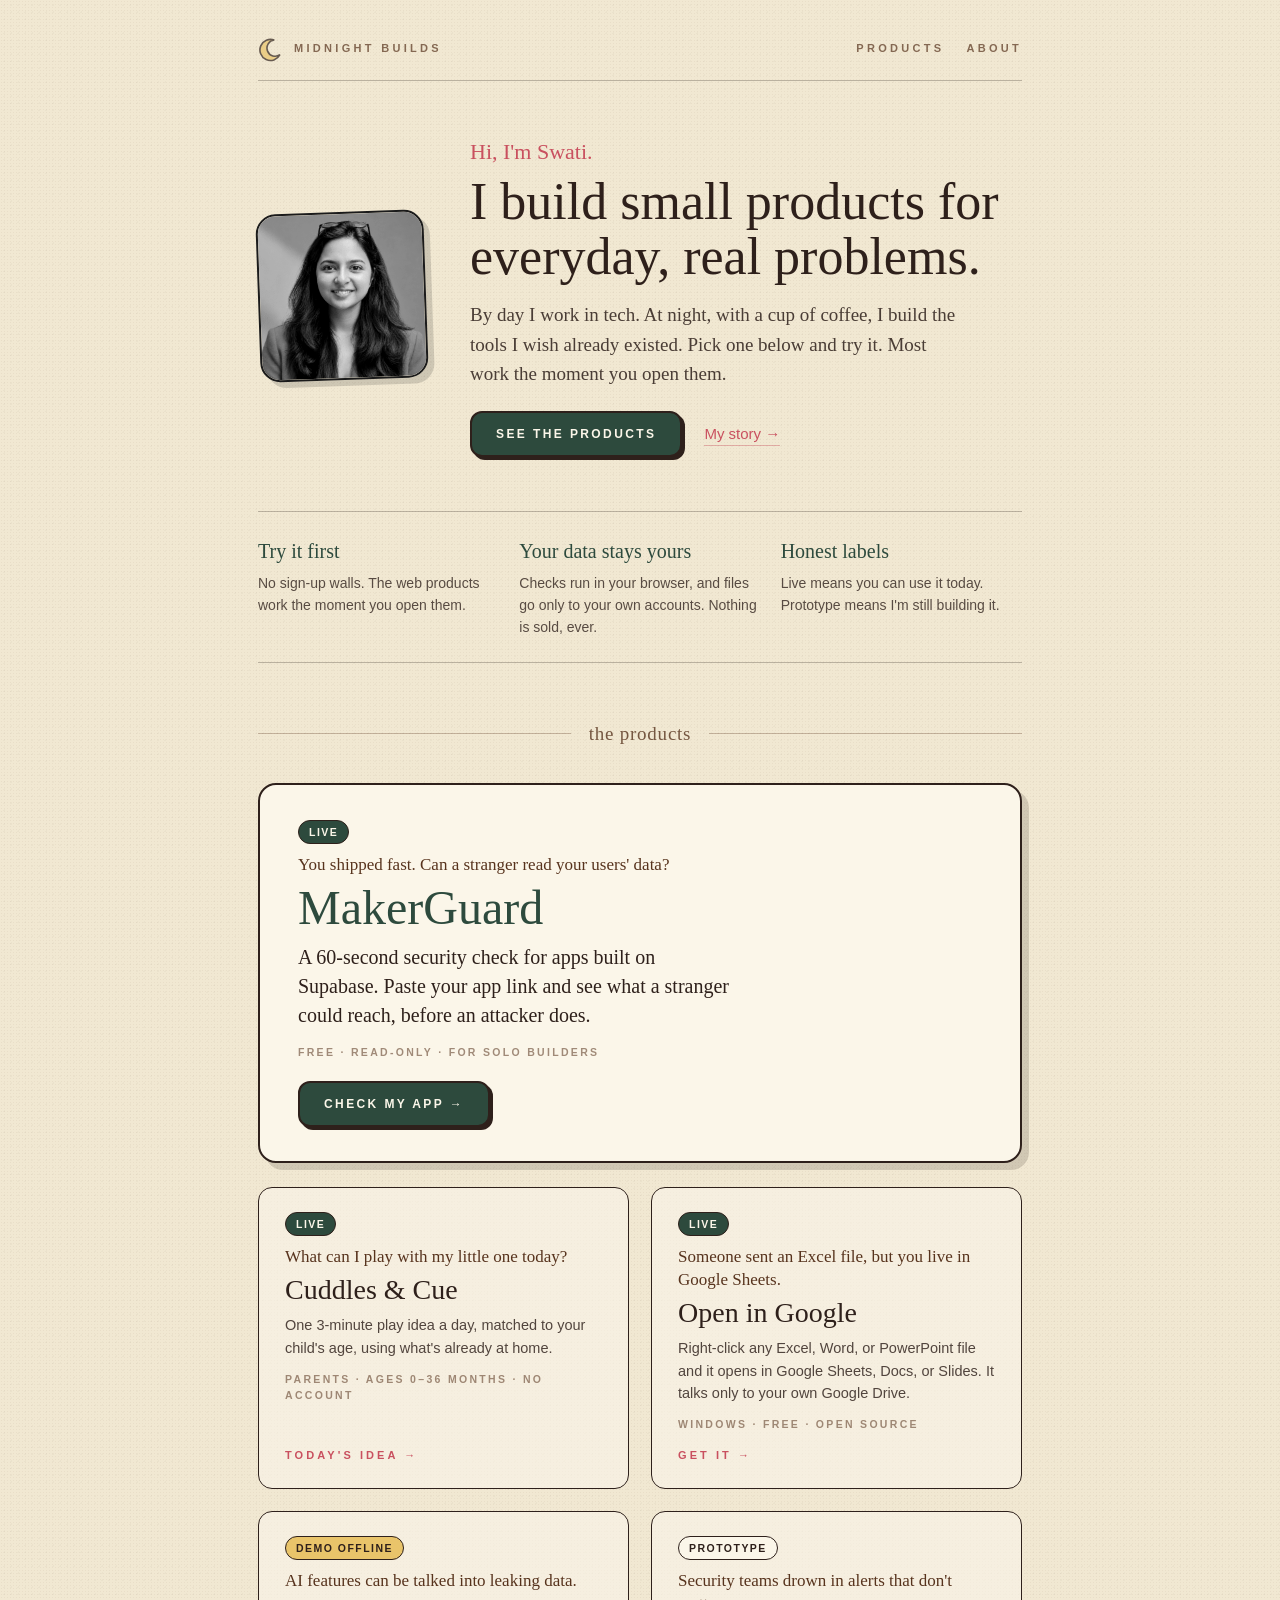
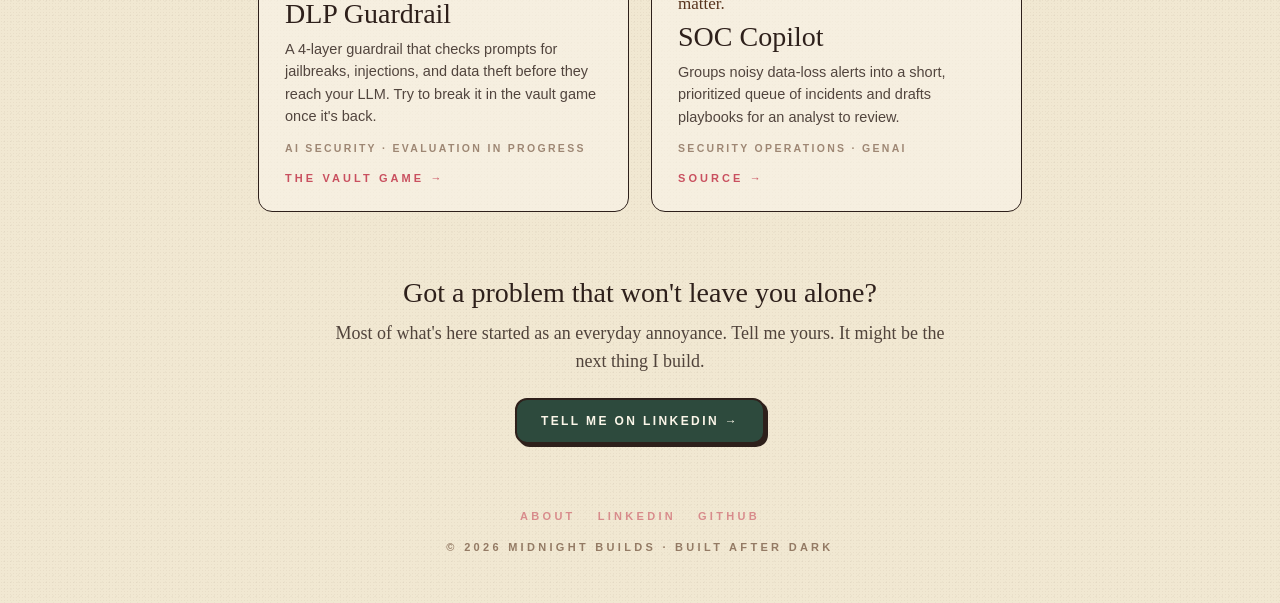
<file: index.html>
<!DOCTYPE html>
<html lang="en">
<head>
  <meta charset="UTF-8" />
  <meta name="viewport" content="width=device-width, initial-scale=1.0" />
  <title>Midnight Builds | Small products for everyday, real problems</title>
  <meta name="description" content="I'm Swati, a builder who likes to solve everyday, real problems. Try MakerGuard: can a stranger read your users' data?" />
  <meta property="og:title" content="Midnight Builds | Small products for everyday, real problems" />
  <meta property="og:description" content="Small products for everyday, real problems, built after dark by Swati." />
  <meta property="og:type" content="website" />
  <meta property="og:url" content="https://midnightbuilds.fyi/" />
  <link rel="canonical" href="https://midnightbuilds.fyi/" />
  <link rel="stylesheet" href="assets/styles.css?v=4" />
  <link rel="icon" href="data:image/svg+xml,<svg xmlns='http://www.w3.org/2000/svg' viewBox='0 0 100 100'><path d='M63 18 A38 38 0 1 0 84 74 A30 30 0 1 1 63 18 Z' fill='%23E9C46A' stroke='%232E201B' stroke-width='6'/></svg>" />
</head>
<body class="sub">
  <div class="stage stage--wide">

    <header class="pageheader">
      <a class="home" href="index.html">
        <svg class="moon-mini" viewBox="0 0 32 32" aria-hidden="true"><path d="M20 5 A13 13 0 1 0 27 23 A10 10 0 1 1 20 5 Z" fill="#E9C46A" stroke="#2E201B" stroke-width="2"/></svg>
        Midnight Builds
      </a>
      <nav class="topnav" aria-label="Site">
        <a href="#products">Products</a>
        <a href="about.html">About</a>
      </nav>
    </header>

    <!-- WHO I AM -->
    <section class="hero">
      <img class="hero__photo" src="assets/me.png" alt="Black and white photo of Swati" width="168" height="168" />
      <div class="hero__text">
        <p class="hero__hi">Hi, I'm Swati.</p>
        <h1 class="hero__title">I build small products for everyday, real problems.</h1>
        <p class="hero__dek">By day I work in tech. At night, with a cup of coffee, I build the tools I wish already existed. Pick one below and try it. Most work the moment you open them.</p>
        <p class="hero__links">
          <a class="btn" href="#products">See the products</a>
          <a class="hero__link" href="about.html">My story →</a>
        </p>
      </div>
    </section>

    <!-- HOW I BUILD -->
    <section class="principles" aria-label="How I build">
      <div class="principle">
        <p class="principle__title">Try it first</p>
        <p class="principle__text">No sign-up walls. The web products work the moment you open them.</p>
      </div>
      <div class="principle">
        <p class="principle__title">Your data stays yours</p>
        <p class="principle__text">Checks run in your browser, and files go only to your own accounts. Nothing is sold, ever.</p>
      </div>
      <div class="principle">
        <p class="principle__title">Honest labels</p>
        <p class="principle__text">Live means you can use it today. Prototype means I'm still building it.</p>
      </div>
    </section>

    <!-- THE PRODUCTS: the only product list on the site -->
    <div class="toc-rule" id="products"><span class="label">the products</span></div>

    <a class="flagship" href="makerguard/">
      <span class="status status--live">Live</span>
      <span class="card-problem">You shipped fast. Can a stranger read your users' data?</span>
      <span class="flagship__name">MakerGuard</span>
      <span class="flagship__desc">A 60-second security check for apps built on Supabase. Paste your app link and see what a stranger could reach, before an attacker does.</span>
      <span class="row__meta">Free · Read-only · For solo builders</span>
      <span class="btn">Check my app →</span>
    </a>

    <div class="pgrid">
      <a class="pcard" href="cuddles-and-cue/">
        <span class="status status--live">Live</span>
        <span class="card-problem">What can I play with my little one today?</span>
        <span class="pcard__name">Cuddles &amp; Cue</span>
        <span class="pcard__desc">One 3-minute play idea a day, matched to your child's age, using what's already at home.</span>
        <span class="row__meta">Parents · Ages 0–36 months · No account</span>
        <span class="row__cta">Today's idea →</span>
      </a>
      <a class="pcard" href="https://github.com/SwatiK425/open-in-google">
        <span class="status status--live">Live</span>
        <span class="card-problem">Someone sent an Excel file, but you live in Google Sheets.</span>
        <span class="pcard__name">Open in Google</span>
        <span class="pcard__desc">Right-click any Excel, Word, or PowerPoint file and it opens in Google Sheets, Docs, or Slides. It talks only to your own Google Drive.</span>
        <span class="row__meta">Windows · Free · Open source</span>
        <span class="row__cta">Get it →</span>
      </a>
      <a class="pcard" href="guardrail.html">
        <span class="status status--offline">Demo offline</span>
        <span class="card-problem">AI features can be talked into leaking data.</span>
        <span class="pcard__name">DLP Guardrail</span>
        <span class="pcard__desc">A 4-layer guardrail that checks prompts for jailbreaks, injections, and data theft before they reach your LLM. Try to break it in the vault game once it's back.</span>
        <span class="row__meta">AI security · Evaluation in progress</span>
        <span class="row__cta">The vault game →</span>
      </a>
      <a class="pcard" href="https://github.com/SwatiK425/soc-copilot">
        <span class="status">Prototype</span>
        <span class="card-problem">Security teams drown in alerts that don't matter.</span>
        <span class="pcard__name">SOC Copilot</span>
        <span class="pcard__desc">Groups noisy data-loss alerts into a short, prioritized queue of incidents and drafts playbooks for an analyst to review.</span>
        <span class="row__meta">Security operations · GenAI</span>
        <span class="row__cta">Source →</span>
      </a>
    </div>

    <!-- OPEN INVITATION -->
    <section class="invite">
      <p class="invite__title">Got a problem that won't leave you alone?</p>
      <p class="invite__text">Most of what's here started as an everyday annoyance. Tell me yours. It might be the next thing I build.</p>
      <a class="btn" href="https://www.linkedin.com/in/swatikumari425/">Tell me on LinkedIn →</a>
    </section>

    <footer class="footer">
      <nav class="footer__links" aria-label="Elsewhere">
        <a href="about.html">About</a>
        <a href="https://www.linkedin.com/in/swatikumari425/" rel="me">LinkedIn</a>
        <a href="https://github.com/SwatiK425" rel="me">GitHub</a>
      </nav>
      <p>© <span id="yr"></span> Midnight Builds · built after dark</p>
    </footer>

  </div>
  <script>document.getElementById('yr').textContent = new Date().getFullYear();</script>
</body>
</html>
</file>
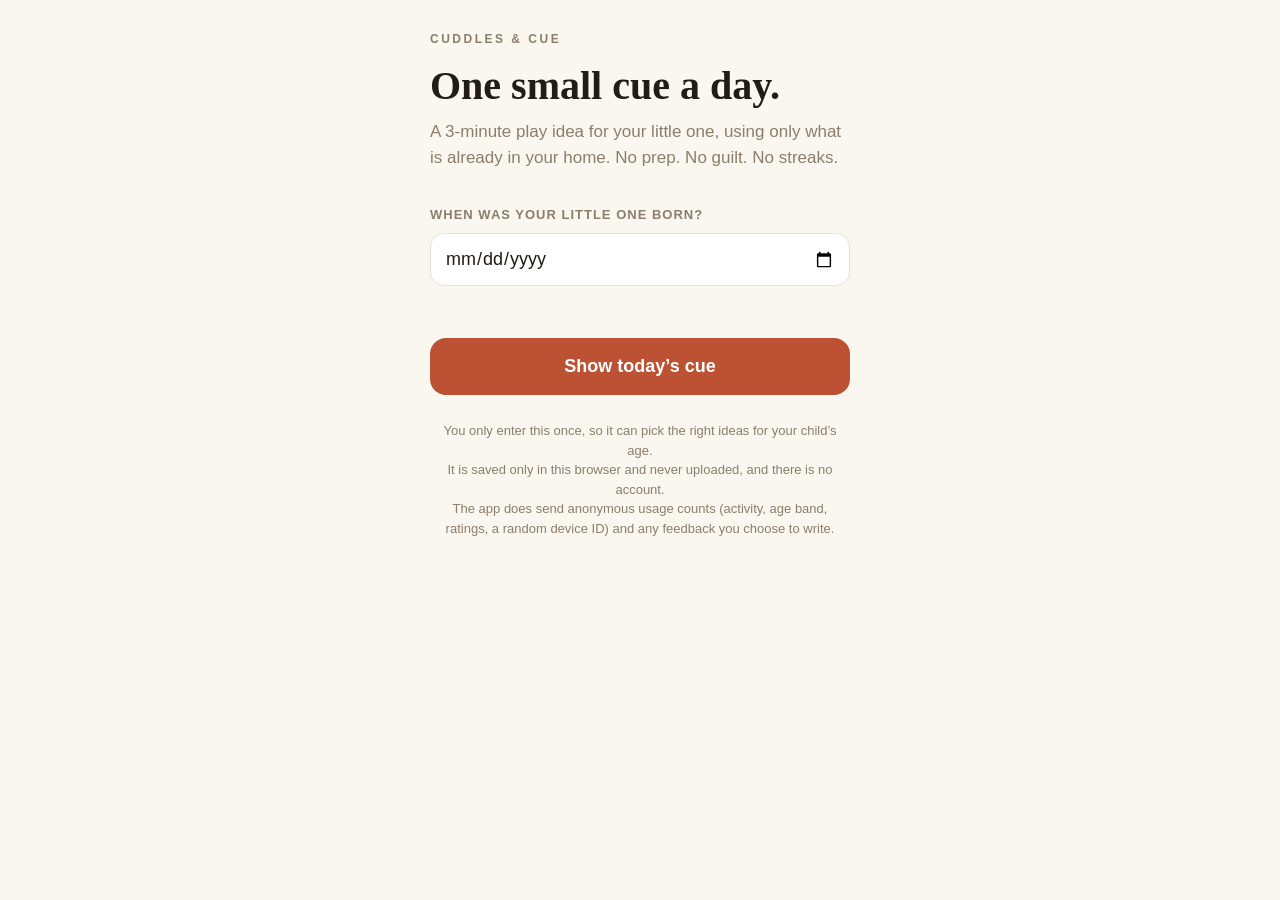
<file: cuddles-and-cue/index.html>
<!DOCTYPE html>
<html lang="en">
<head>
<meta charset="utf-8">
<meta name="viewport" content="width=device-width, initial-scale=1, viewport-fit=cover">
<meta name="description" content="Cuddles & Cue: one small play idea a day for your baby or toddler, matched to their age. No account, no subscription, no milestones. Your child's birthday stays in your browser.">
<meta property="og:title" content="Cuddles & Cue">
<meta property="og:description" content="One small play idea a day for ages 0 to 36 months. No account, no subscription, no streaks. Your child's birthday stays in your browser.">
<meta property="og:type" content="website">
<meta property="og:url" content="https://midnightbuilds.fyi/cuddles-and-cue/">
<meta name="twitter:card" content="summary">
<meta name="twitter:title" content="Cuddles & Cue">
<meta name="twitter:description" content="One small play idea a day for ages 0 to 36 months. No account, no subscription, no streaks. Your child's birthday stays in your browser.">

<meta name="theme-color" content="#FAF7F1">
<title>Cuddles &amp; Cue</title>
<style>
:root{
  --paper:#FAF7F1; --card:#FFFFFF; --ink:#211C15; --muted:#8B7E6B;
  --line:#E9E0D2; --accent:#BC5233; --accent-soft:#F6E8DE; --green:#3E7C4F;
}
*{box-sizing:border-box; -webkit-tap-highlight-color:transparent;}
body{margin:0; background:var(--paper); color:var(--ink);
  font-family:-apple-system,BlinkMacSystemFont,"Segoe UI",Roboto,Helvetica,Arial,sans-serif;
  font-size:17px; line-height:1.55;}
.wrap{max-width:460px; margin:0 auto; padding:30px 20px 70px;}
.wordmark{font-size:12px; letter-spacing:2.5px; text-transform:uppercase; color:var(--muted); font-weight:700;}
.topbar{display:flex; justify-content:space-between; align-items:center; margin-bottom:26px;}
.topbar a{font-size:13px; color:var(--muted); text-decoration:underline; text-underline-offset:3px; cursor:pointer;}
h1.hero{font-family:Georgia,"Times New Roman",serif; font-size:40px; line-height:1.15; margin:14px 0 10px; font-weight:700;}
.sub{color:var(--muted); font-size:17px; margin:0 0 34px;}
label.flabel{display:block; font-size:13px; font-weight:700; letter-spacing:1px; text-transform:uppercase; color:var(--muted); margin-bottom:8px;}
input[type="date"]{width:100%; font-size:18px; padding:14px; border:1.5px solid var(--line); border-radius:14px; background:#fff; color:var(--ink); font-family:inherit;}
.btn{display:block; width:100%; background:var(--accent); color:#fff; border:0; border-radius:16px;
  padding:18px; font-size:18px; font-weight:700; margin-top:22px; cursor:pointer; font-family:inherit;}
.btn:active{transform:scale(.985);}
.btn.done{background:var(--green);}
.priv{margin-top:26px; font-size:13px; color:var(--muted); text-align:center; line-height:1.5;}
.err{color:#A33327; font-size:14px; margin-top:10px; min-height:20px;}
.kicker{font-size:12px; letter-spacing:2px; text-transform:uppercase; color:var(--muted); font-weight:700;}
.catpill{display:inline-block; font-size:11px; font-weight:700; letter-spacing:1.5px; text-transform:uppercase; padding:6px 12px; border-radius:999px; margin-top:10px;}
.magic-head{background:linear-gradient(135deg,#F7D9BE,#F2B49B 55%,#E89B7E);border-radius:18px;padding:20px;margin:-6px -6px 16px;color:#4A2415}
.magic-head .kicker{color:#7A4A2E}
.magic-head h1.title{color:#4A2415}
.chips{display:flex;flex-wrap:wrap;gap:8px;margin:8px 0 4px}
.chip{background:#fff;border:1px solid var(--line);border-radius:999px;padding:8px 14px;font-size:14px;box-shadow:0 2px 6px rgba(33,28,21,.05)}
.fb-q{font-family:Georgia,serif;font-size:22px;margin:20px 0 6px;text-align:center}
.feel-opt{display:flex;align-items:center;gap:14px;background:#fff;border:1.5px solid var(--line);border-radius:16px;padding:14px 16px;margin:10px 0;cursor:pointer}
.feel-opt .e{font-size:28px}
.feel-opt b{display:block;font-size:16px}
.feel-opt span{font-size:13px;color:var(--muted)}
.weekcard{background:linear-gradient(135deg,#2E3A4E,#4A5A7A);color:#fff;border-radius:20px;padding:22px;margin-bottom:16px;box-shadow:0 12px 30px rgba(46,58,78,.25)}
.weekcard .wl{font-size:11px;letter-spacing:2px;text-transform:uppercase;opacity:.7;font-weight:700}
.weekcard h3{font-family:Georgia,serif;font-size:24px;margin:8px 0 10px}
.weekcard .row{display:flex;justify-content:space-between;gap:10px;font-size:14px;padding:6px 0;border-top:1px solid rgba(255,255,255,.15)}
.mrow{display:flex;align-items:center;gap:10px;margin:9px 0;font-size:14px}
.mrow .mn{flex:0 0 110px;color:var(--muted)}
.mbar{flex:1;height:10px;background:var(--line);border-radius:99px;overflow:hidden}
.mbar i{display:block;height:100%;border-radius:99px}
.mrow .mv{flex:0 0 40px;text-align:right;font-weight:700}
.journey{background:var(--accent-soft);border-radius:14px;padding:14px 16px;font-size:14.5px;margin-top:14px}
h1.title{font-family:Georgia,"Times New Roman",serif; font-size:34px; line-height:1.2; margin:10px 0 6px;}
.card{background:var(--card); border:1px solid var(--line); border-radius:20px; padding:22px 20px; margin-top:18px;
  box-shadow:0 10px 30px rgba(33,28,21,.06);}
.why{background:var(--accent-soft); border-radius:14px; padding:14px 16px; margin:0 0 18px;}
.why .lbl, .sec-lbl{font-size:11px; letter-spacing:2px; color:var(--accent); font-weight:700; text-transform:uppercase; margin-bottom:6px;}
.why p{margin:0; font-size:16px;}
.sec{margin:16px 0;}
.sec p{margin:4px 0 0;}
.pill{display:inline-block; background:var(--ink); color:#fff; font-size:12px; font-weight:700; padding:4px 12px; border-radius:999px; letter-spacing:.5px; vertical-align:middle;}
.step{display:flex; gap:12px; margin:12px 0; align-items:flex-start;}
.step .n{flex:0 0 28px; height:28px; border-radius:50%; background:var(--ink); color:#fff; display:flex; align-items:center; justify-content:center; font-size:14px; font-weight:700; margin-top:2px;}
.step p{margin:0;}
.say{font-style:italic; color:var(--muted); font-size:15px; margin-top:16px;}
.safe{font-size:12.5px; color:var(--muted); margin-top:14px; line-height:1.5;}
.src{font-size:12px; color:var(--muted); margin-top:16px;}
.tiny{text-align:center; margin-top:20px; font-size:13px; color:var(--muted);}
.tiny a{color:var(--muted); text-decoration:underline; text-underline-offset:3px; margin:0 10px; cursor:pointer;}
.quiet-note{text-align:center; color:var(--green); font-weight:600; margin-top:14px; font-size:15px;}
h1.scr-title{font-family:Georgia,"Times New Roman",serif; font-size:34px; margin:6px 0 4px;}
.back{font-size:14px; color:var(--muted); cursor:pointer; text-decoration:underline; text-underline-offset:3px;}
.polaroid{background:#fff; padding:16px 16px 14px; border-radius:6px; margin:20px 0;
  box-shadow:0 8px 22px rgba(33,28,21,.10); transform:rotate(-.8deg);}
.polaroid:nth-child(even){transform:rotate(.9deg);}
.polaroid .pt{font-family:Georgia,serif; font-size:20px; margin:0;}
.polaroid .pd{font-family:Georgia,serif; font-style:italic; font-size:13px; color:var(--muted); margin:8px 0 0;}
.polaroid .pc{display:inline-block; font-size:11px; font-weight:700; letter-spacing:1px; text-transform:uppercase; margin-top:8px;}
.stat-sec{margin-top:34px;}
.bar-row{display:flex; align-items:center; gap:10px; margin:10px 0; font-size:14px;}
.bar-row .bl{flex:0 0 132px; color:var(--muted);}
.bar{flex:1; height:8px; background:var(--line); border-radius:99px; overflow:hidden;}
.bar i{display:block; height:100%; border-radius:99px;}
.bar-row .bv{flex:0 0 40px; text-align:right; font-weight:700;}
.econ-cap{font-family:Georgia,serif; font-style:italic; font-size:16px; margin-top:14px; color:var(--ink);}
.empty{color:var(--muted); margin-top:26px; font-size:16px; line-height:1.6;}
.count-line{font-size:15px; color:var(--muted); margin:2px 0 0;}
[hidden]{display:none !important;}

.card{padding:0;overflow:hidden}
.magic-head{margin:0;border-radius:0;padding:22px}
.card-body{padding:20px 22px 22px}
.notebox{margin-top:14px}
.notebox label{display:block;font-size:13px;font-weight:700;color:var(--muted);margin-bottom:6px}
.notebox textarea{width:100%;border:1.5px solid var(--line);border-radius:12px;padding:10px 12px;font:inherit;font-size:14.5px;background:#fff;resize:vertical}
.btn.ghost{background:#fff;color:var(--accent);border:1.5px solid var(--accent);box-shadow:none;margin-top:10px;padding:12px 18px}
.notehint{font-size:12px;color:var(--muted);text-align:center;margin:8px 0 0}
.card-foot{margin-top:18px;border-top:1px solid var(--line);padding-top:12px}
.contact{font-size:13.5px;color:var(--muted);text-align:center;margin:8px 0 0}
.contact a{color:var(--accent);font-weight:700;text-decoration:none}
.drow{display:flex;justify-content:space-between;padding:7px 0;border-top:1px solid var(--line);font-size:14.5px}
.datanote{font-size:13.5px;color:var(--muted);margin:0 0 8px}

#card-feedback{padding:24px 22px}
.fb-title{font-size:23px;font-weight:800;letter-spacing:-.02em;margin-bottom:14px}
.feel-opt.selected{border-color:var(--accent);background:#fff;box-shadow:0 4px 14px rgba(194,81,46,.15)}
.notebox{margin-top:18px}
.note-lbl{font-size:14.5px;font-weight:700;margin-bottom:7px}
.note-lbl span{color:var(--muted);font-weight:500}
.notebox textarea{width:100%;border:1.5px solid var(--line);border-radius:12px;padding:11px 12px;font:inherit;font-size:14.5px;background:#fff;resize:vertical;color:var(--ink)}
.fb-links{display:flex;justify-content:space-between;margin-top:16px;font-size:13.5px}
.fb-links a{color:var(--muted);text-decoration:underline;cursor:pointer}

.contact{position:relative}
.tip{position:absolute;bottom:150%;left:50%;transform:translateX(-50%);background:#2b211c;color:#fff;padding:7px 12px;border-radius:9px;font-size:13px;font-weight:600;white-space:nowrap;box-shadow:0 6px 18px rgba(43,33,28,.25);z-index:5}

.pol-chips{display:flex;gap:5px;justify-content:center;flex-wrap:wrap;margin:2px 0 6px}
.pchip{font-size:14px;background:#fdf3ec;border-radius:999px;padding:2px 7px;line-height:1.5}

.needtext{font-size:15px;font-weight:600;color:var(--ink)}

.visual{margin:0 0 16px;text-align:center}
.visual img{width:100%;max-width:290px;display:block;margin:0 auto;border-radius:14px;border:1px solid var(--line)}
</style>
</head>
<body>
<div class="wrap">

  <section id="screen-onboard">
    <div class="wordmark">Cuddles &amp; Cue</div>
    <h1 class="hero">One small cue a day.</h1>
    <p class="sub">A 3-minute play idea for your little one, using only what is already in your home. No prep. No guilt. No streaks.</p>
    <label class="flabel" for="dob">When was your little one born?</label>
    <input type="date" id="dob" max="">
    <div class="err" id="dob-err"></div>
    <button class="btn" id="dob-go">Show today&rsquo;s cue</button>
    <p class="priv">You only enter this once, so it can pick the right ideas for your child&rsquo;s age.<br>It is saved only in this browser and never uploaded, and there is no account.<br>The app does send anonymous usage counts (activity, age band, ratings, a random device ID) and any feedback you choose to write.</p>
  </section>

  <section id="screen-cue" hidden>
    <div class="topbar">
      <span class="wordmark">Cuddles &amp; Cue</span>
      <a id="go-scrap">Scrapbook</a>
    </div>
    <div class="card" id="card-activity">
      <div class="magic-head">
        <div class="kicker" id="cue-kicker">Today</div>
        <div><span class="catpill" id="cue-cat"></span></div>
        <h1 class="title" id="cue-title"></h1>
      </div>
      <div class="card-body">
        <div class="why">
          <div class="lbl">Why this one</div>
          <p id="cue-why"></p>
        </div>
        <figure class="visual" id="cue-visual" hidden><img id="cue-visual-img" alt="What this play looks like when it is set up right"></figure>
        <div class="sec">
          <div class="sec-lbl">You&rsquo;ll need <span class="pill">3 min</span></div>
          <div class="chips" id="cue-chips"></div>
        </div>
        <div class="sec" id="cue-steps"></div>
        <p class="say" id="cue-say"></p>
        <p class="safe" id="cue-safe"></p>
        <button class="btn" id="played-btn">We played &hearts;</button>
        <div class="quiet-note" id="played-note" hidden></div>
        <button class="btn ghost" id="fb-open" hidden>How did it go?</button>
        <button class="btn ghost" id="another">Next activity</button>
        <div class="card-foot">
          <div class="tiny">
            <a id="fix-dob">Wrong birthday?</a>
          </div>
          <p class="contact"><a id="contact-link">Contact us</a><span class="tip" id="contact-tip" hidden></span></p>
        </div>
      </div>
    </div>
    <div class="card" id="card-feedback" hidden>
      <div class="fb-title">How did it go?</div>
      <div id="fb-opts">
        <div class="feel-opt" data-r="hard"><span class="e">😅</span><div><b>Too tricky</b><span>It felt like a struggle, or interest faded fast</span></div></div>
        <div class="feel-opt" data-r="ok"><span class="e">😊</span><div><b>Just right</b><span>Fully absorbed from start to finish</span></div></div>
        <div class="feel-opt" data-r="easy"><span class="e">😎</span><div><b>Too easy</b><span>Finished easily and seemed ready for more</span></div></div>
      </div>
      <div class="notebox">
        <div class="note-lbl">Tell us more <span>(optional)</span></div>
        <textarea id="fb-note" rows="3" placeholder="How was it, really? Or anything about the app."></textarea>
      </div>
      <button class="btn" id="fb-send">Send</button>
      <div class="fb-links">
        <a id="skipped-link">We skipped it today</a>
        <a id="fb-back">Back to today&rsquo;s cue</a>
      </div>
    </div>
  </section>

  <section id="screen-scrap" hidden>
    <a class="back" id="back-today">&lsaquo; Today</a>
    <h1 class="scr-title">Scrapbook</h1>
    <p class="count-line" id="scrap-count"></p>
    <div id="scrap-empty" class="empty" hidden>Nothing here yet. Play today&rsquo;s cue and it lands here as a little polaroid.</div>
    <div id="scrap-list"></div>
    </section>

  <section id="screen-too-old" hidden>
    <div class="wordmark">Cuddles &amp; Cue</div>
    <h1 class="hero">All grown.</h1>
    <p class="sub">Cuddles &amp; Cue covers little ones from 0 to 36 months. Yours has graduated to bigger adventures.</p>
    <div class="tiny"><a id="too-old-reset">Use a different birthday</a></div>
  </section>

</div>
<script>
var ACTIVITIES = [{"id": "0-2-1", "t": "Look at My Face", "c": "CO", "s": 10, "m": "Just you and your baby, face to face", "steps": ["Hold your baby in your arms or lie face to face on a bed, about a hand's length away.", "Smile, open your mouth wide, then relax, and let your baby watch your face change.", "Pause often so your baby can look, blink and respond in their own time."], "say": "“Hello, I see you. Look at my face.”", "sup": "Your face is your baby's first favourite view. Watching it change helps build focus and early vision, and these back and forth exchanges are the earliest form of the responsive interaction that supports communication. One quiet minute here is real connection, and real learning.", "safe": "Stay face to face on a firm, safe surface and never leave your baby alone.", "src": "Source: ASQ-3 Learning Activities, 0–2 months", "b": "0-2"}, {"id": "0-2-2", "t": "Follow With Your Eyes", "c": "PS", "s": 20, "m": "One light scarf", "steps": ["Hold the scarf above your baby where they can see it clearly.", "Move it very slowly to one side, then stop and let their eyes follow it.", "Move it slowly back the other way, only a short distance each time."], "say": "“Watch the scarf. It is moving slowly, slowly.”", "sup": "Following something that moves is one of the first jobs of the visual system. Moving slowly gives your baby practice in tracking with the eyes and holding focus, skills that later support watching faces, reaching accurately, and exploring a room. Those tiny eyes are working hard.", "safe": "Move slowly, keep the scarf loose in your hand, and stop if your baby looks away or fusses.", "src": "Source: ASQ-3 Learning Activities, 0–2 months", "b": "0-2"}, {"id": "0-2-3", "t": "Tummy Time With Parent Beside", "c": "GM", "s": 30, "m": "A folded towel on a firm floor", "steps": ["Lay the folded towel on a firm floor and place your baby tummy-down on it for a short time.", "Lie down beside your baby at face level and talk softly so they lift their head toward you.", "Stop after a minute or two, or sooner if tired, and roll them gently onto their back."], "say": "“Tummy time. I am right here beside you.”", "sup": "These tiny head lifts are your baby's first workout. Lifting against gravity strengthens the neck, shoulders, and arms that later power rolling, reaching, sitting, and crawling. Because you are right there beside your baby, hard work feels safe and even fun.", "safe": "Tummy time is supervised only, on a firm surface, never for sleep, and stop if your baby is distressed.", "src": "Source: ASQ-3 Learning Activities, 0–2 months", "b": "0-2"}, {"id": "0-2-4", "t": "Talk and Sing to Your Baby", "c": "CO", "s": 10, "m": "Just your voice", "steps": ["Hold your baby close where they can see your face.", "Talk slowly about what you are doing, then sing one soft, simple song.", "Pause between lines and smile, giving your baby time to coo or move in reply."], "say": "“I am talking to you. Now let us sing together.”", "sup": "Long before words, your baby is learning the music of language: its rhythm, melody, and pauses. Hearing your voice up close supports listening and early sound awareness, and your pauses give the first taste of how conversation takes turns. To your baby, your voice is the best sound there is.", "safe": "Keep your voice soft and close; this is a cuddle activity, not background noise.", "src": "Source: ASQ-3 Learning Activities, 0–2 months", "b": "0-2"}, {"id": "0-2-5", "t": "Tummy Time on Your Chest", "c": "GM", "s": 20, "m": "You, reclined on a bed or sofa", "steps": ["Recline back comfortably with your back well supported.", "Lay your baby tummy-down on your chest, face to face with you.", "Talk and smile so your baby practises lifting their head to see you."], "say": "“You are on my chest. Lift your head, I am here.”", "sup": "Your chest is the gentlest gym there is. Lifting the head against gravity strengthens the neck and back muscles that later support rolling and sitting, and doing it face to face with you turns effort into closeness. Every tiny lift is a big deal at this age.", "safe": "Hold your baby securely the whole time and stay awake; never sleep with a baby on your chest.", "src": "Source: ASQ-3 Learning Activities, 0–2 months", "b": "0-2"}, {"id": "0-2-6", "t": "Gentle Bicycle Legs", "c": "GM", "s": 15, "m": "A soft mat or bed", "steps": ["Lay your baby on their back on a soft, firm surface.", "Gently move their legs in a slow bicycle motion, one leg at a time.", "Pause often, smile and talk, and stop if your baby resists."], "say": "“Round and round go your legs, gently, gently.”", "sup": "Moving the legs in slow circles gives your baby early body awareness, a growing sense of where the legs are and how they move. That body awareness is part of the base for kicking, rolling, and later crawling. Slow, gentle, and face to face, it is movement and bonding in one.", "safe": "Use very gentle movements only, never force a leg, and stop if your baby cries.", "src": "Source: ASQ-3 Learning Activities, 0–2 months", "b": "0-2"}, {"id": "0-2-7", "t": "Copy the Coos", "c": "CO", "s": 10, "m": "Just the two of you, face to face", "steps": ["Wait for your baby to make a small sound, a coo or a gurgle.", "Copy that exact sound back with a big smile.", "Pause and see if your baby answers again, making a little conversation."], "say": "“You said ‘goo’. I say ‘goo’ too.”", "sup": "This is responsive interaction in its first form: your baby makes a sound, you answer, and your baby learns that sounds get a response. Researchers call this pattern serve and return, and it supports early communication and bonding. You are not just cooing back. You are starting a dialogue.", "safe": "Keep it short and follow your baby's lead; stop when they look away.", "src": "Source: ASQ-3 Learning Activities, 0–2 months", "b": "0-2"}, {"id": "0-2-8", "t": "High Contrast Look", "c": "PS", "s": 30, "m": "A piece of cardboard with thick dark circles drawn on it", "steps": ["Draw two or three big dark circles on the cardboard with a thick pen.", "Hold it a hand's length from your baby's face where they can see it.", "Move it slowly side to side and let their eyes follow the circles."], "say": "“Look at the big circles. They are moving slowly.”", "sup": "Young babies see bold contrast much more clearly than fine detail, so big dark shapes match what the visual system can do right now. Looking and following gives early practice in focus and eye control. A piece of cardboard, and a brand new visual system gets a workout.", "safe": "Use a plain, clean card, hold it yourself, and keep sessions short.", "src": "Source: ASQ-3 Learning Activities, 0–2 months", "b": "0-2"}, {"id": "0-2-9", "t": "Hold My Finger", "c": "FM", "s": 10, "m": "Just your hand", "steps": ["Lay your baby on their back and stroke one open palm gently.", "Let your baby grasp your finger in their fist.", "Smile and talk while they hold on, then gently release."], "say": "“Hold my finger. You have got it.”", "sup": "That strong little grip starts as a reflex, and every hold gives the hand practice in closing, holding, and letting go. Hand awareness now is the first chapter of reaching, grasping toys, and much later, feeding and writing. Small fingers, serious foundations.", "safe": "Be gentle, never pull, and let your baby let go in their own time.", "src": "Source: ASQ-3 Learning Activities, 0–2 months", "b": "0-2"}, {"id": "0-2-10", "t": "Hands Together", "c": "FM", "s": 20, "m": "Just the two of you", "steps": ["Lay your baby on their back facing you.", "Gently guide their hands together in the middle so the fingers touch.", "Let go and watch if the hands stay together or open again, and repeat softly."], "say": "“Your hands are together. Hello, hands.”", "sup": "Bringing the hands together at the middle of the body is called midline play, and it matters more than it looks. It helps the two sides of the body learn to work together, the base for holding with two hands and clapping later on. Watch those fingers find each other.", "safe": "Guide very gently and never force the arms; follow your baby's comfort.", "src": "Source: ASQ-3 Learning Activities, 0–2 months", "b": "0-2"}, {"id": "0-2-11", "t": "Sing and Pause", "c": "CO", "s": 10, "m": "Just your voice", "steps": ["Sing a short rhyme your baby hears often.", "Pause just before the last word of a line and smile at your baby.", "Finish the word and cheer any sound or wriggle your baby makes."], "say": "“Twinkle, twinkle, little… star! You listened.”", "sup": "Babies learn by noticing patterns and expecting what comes next. When you pause before the last word, your baby gets practice in listening, remembering the familiar line, and anticipating. The pause is not empty. It is where your baby's part of the song begins.", "safe": "Keep pauses short and joyful; there is no right response at this age.", "src": "Source: ASQ-3 Learning Activities, 0–2 months", "b": "0-2"}, {"id": "0-2-12", "t": "Peekaboo With Your Hands", "c": "SO", "s": 15, "m": "Just your hands", "steps": ["Cover your own face with your hands for a second.", "Open your hands with a smile and say hello.", "Repeat slowly, watching your baby's face light up or look for you."], "say": "“Where am I? Here I am!”", "sup": "Your face disappearing and returning is pure magic at this age, and it is early social learning too. Each return helps your baby experience that familiar people come back, which builds trust and brings out those first social smiles. Simple, ancient, and it never stops being funny.", "safe": "Cover only your own face, never your baby's, and keep it brief and gentle.", "src": "Source: ASQ-3 Learning Activities, 0–2 months", "b": "0-2"}, {"id": "0-2-13", "t": "Mirror Faces Together", "c": "SO", "s": 20, "m": "An unbreakable mirror, held by you", "steps": ["Hold the mirror so you and your baby can both see your faces.", "Smile, raise your eyebrows and make a surprised face.", "Watch your baby look between the mirror and your real face."], "say": "“Look, that is us! Happy face.”", "sup": "Faces are among the first things a baby learns to pay attention to. Watching expressions, yours in the mirror and yours in real life, supports early social attention and connection. You are giving your baby a first lesson in the most important subject there is: people.", "safe": "Hold the mirror securely yourself and use only an unbreakable one.", "src": "Source: ASQ-3 Learning Activities, 0–2 months", "b": "0-2"}, {"id": "0-2-14", "t": "Soft Scarf Touch", "c": "FM", "s": 20, "m": "One very light scarf", "steps": ["Lay your baby on their back looking at you.", "Brush the scarf very lightly across the back of one hand, then the other.", "Watch the fingers open and close, and talk about what they feel."], "say": "“Soft on your hand. Feel the scarf?”", "sup": "Gentle touch on the back of the hand invites the fingers to open, and open hands are how reaching and grasping begin. Touch also gives the developing sensory system early information about texture and pressure. One soft scarf, a surprising amount of learning.", "safe": "Use a clean, light scarf only, keep it away from the face, and put it away after play.", "src": "Source: ASQ-3 Learning Activities, 0–2 months", "b": "0-2"}, {"id": "0-2-15", "t": "Rock and Hum Together", "c": "SO", "s": 15, "m": "A chair and just the two of you", "steps": ["Sit comfortably holding your baby securely against your chest.", "Rock slowly side to side while humming one soft tune.", "Match the rocking to your baby's mood: slower as they calm."], "say": "“Rock, rock, gently. I am humming for you.”", "sup": "Slow rocking gives gentle input to your baby's balance system while your heartbeat, warmth, and voice stay close. Predictable, soothing rhythms like this help babies settle and feel secure. Calm is not just a mood. It is an experience your baby learns with you.", "safe": "Support the head and neck at all times and rock gently, never shake.", "src": "Source: ASQ-3 Learning Activities, 0–2 months", "b": "0-2"}, {"id": "0-2-16", "t": "Side Lying Look", "c": "GM", "s": 25, "m": "A rolled towel for support", "steps": ["Lay your baby on their side on a firm surface with the rolled towel behind their back.", "Sit where they can see your face and talk softly.", "Stay for a short time, then roll them gently onto their back."], "say": "“You are on your side. Can you see me?”", "sup": "Different positions give the neck and trunk different work. Side lying encourages turning the head both ways and spreads pressure more evenly, supporting balanced movement on both sides of the body. A small change of angle, a whole new workout.", "safe": "Stay right beside your baby in side lying and never leave them in this position alone.", "src": "Source: ASQ-3 Learning Activities, 0–2 months", "b": "0-2"}, {"id": "0-2-17", "t": "Name What You See", "c": "CO", "s": 15, "m": "Your home, held in your arms", "steps": ["Carry your baby slowly around one room, held securely.", "Name big things you pass in a soft voice: the window, the light, the door.", "Pause at each one so your baby can look before you move on."], "say": "“That is the window. Look at the light.”", "sup": "Every time a word arrives at the moment your baby is looking at the thing itself, the brain gets a chance to link a sound with a meaning. That linking is how word understanding quietly begins, months before a first word. Your everyday narration is a first language lesson.", "safe": "Carry securely with head supported and keep the tour short.", "src": "Source: ASQ-3 Learning Activities, 0–2 months", "b": "0-2"}, {"id": "0-2-18", "t": "Gentle Arm Stretches", "c": "GM", "s": 15, "m": "A soft mat or bed", "steps": ["Lay your baby on their back facing you.", "Gently bring their hands together, then open the arms a little way out.", "Repeat slowly like a tiny hug, talking the whole time."], "say": "“Hug yourself. Open wide, gently.”", "sup": "Opening and closing the arms gently builds awareness of the middle of the body and keeps little shoulders moving freely. That midline awareness is part of the base for hands meeting, reaching, and later two handed skills. It looks like a tiny hug because, mostly, it is.", "safe": "Move arms very gently, only as far as they go easily, and stop if your baby resists.", "src": "Source: ASQ-3 Learning Activities, 0–2 months", "b": "0-2"}, {"id": "0-2-19", "t": "Follow My Voice", "c": "PS", "s": 10, "m": "Just your voice", "steps": ["Lay your baby on their back and stand where they can see you.", "Move a step to one side and call their name softly.", "Smile and praise any head turn toward your voice, then try the other side."], "say": "“I am over here. Can you hear me?”", "sup": "Turning toward a voice is one of the first ways your baby explores space. Finding where a sound comes from practises listening and head control together. When that little head turns toward you, hearing, movement, and motivation have just worked as a team.", "safe": "Keep your voice soft and stay where your baby can find you easily.", "src": "Source: ASQ-3 Learning Activities, 0–2 months", "b": "0-2"}, {"id": "0-2-20", "t": "Bath Time Talk", "c": "SO", "s": 30, "m": "A baby bath with shallow warm water", "steps": ["Settle your baby in shallow warm water, supporting head and body throughout.", "Talk and sing while you gently pour water over their tummy with your hand.", "Lift them out after a few minutes and wrap them warmly."], "say": "“Splash, splash, warm water. I am washing your tummy.”", "sup": "Warm water, your hands, your voice: bath time wraps several senses into one calm experience. Gentle multi sensory moments like this support body awareness and closeness, and your running commentary adds early listening to language. An ordinary routine, quietly doing a lot.", "safe": "Never leave a baby alone in water, even for a second, and keep water shallow and warm, not hot.", "src": "Source: ASQ-3 Learning Activities, 0–2 months", "b": "0-2"}, {"id": "0-2-21", "t": "Light and Shadow Watch", "c": "PS", "s": 20, "m": "A curtain and daylight", "steps": ["Lay your baby where they can see light coming through a curtain.", "Move the curtain very slowly so the light pattern changes gently.", "Talk about the light getting brighter and softer as it moves."], "say": "“Look, the light is moving. Bright, then soft.”", "sup": "Slow changes in brightness are gentle work for a developing visual system, interesting without being overwhelming. Watching them gives early practice in noticing and staying with something, the beginnings of attention. Even light through a curtain can be a first classroom.", "safe": "Never shine bright light or a torch directly into your baby's eyes.", "src": "Source: ASQ-3 Learning Activities, 0–2 months", "b": "0-2"}, {"id": "0-2-22", "t": "Open Hands Massage", "c": "FM", "s": 15, "m": "Your clean hands", "steps": ["Lay your baby facing you and take one small hand gently.", "Stroke the palm slowly so the fingers open.", "Smile and name the fingers as they open, then do the other hand."], "say": "“Open, open. Look at your fingers.”", "sup": "A relaxed, open hand is a ready hand. Slow strokes that invite the fingers to unfold support hand awareness and prepare the way for reaching and grasping. They also give your baby the simple, important experience that touch is safe and pleasant.", "safe": "Use gentle strokes only and stop if your baby pulls away.", "src": "Source: ASQ-3 Learning Activities, 0–2 months", "b": "0-2"}, {"id": "0-2-23", "t": "Good Morning Faces", "c": "SO", "s": 10, "m": "Just the two of you", "steps": ["When your baby wakes, lean in close with a big smile.", "Say good morning slowly and wait for their face to respond.", "Copy any small expression they make back to them."], "say": "“Good morning! I am so happy to see you.”", "sup": "Predictable little rituals help babies learn that the world makes sense. The same greeting, the same smile, the same pause gives your baby a pattern to expect and begin to answer. Good morning is not just sweet. It is structure a baby can feel.", "safe": "Do this during a calm wake-up, not when your baby is hungry or upset.", "src": "Source: ASQ-3 Learning Activities, 0–2 months", "b": "0-2"}, {"id": "0-2-24", "t": "Kick the Scarf Above", "c": "GM", "s": 25, "m": "One light scarf, held by you", "steps": ["Lay your baby on their back on a firm surface.", "Hold the scarf just above their feet so a kick can brush it.", "Cheer every kick that touches the scarf, then lower it again."], "say": "“Kick, kick! Your foot touched the scarf.”", "sup": "This is one of the first discoveries a baby can make: I kick, and something happens. Noticing that actions cause results is an early building block of learning, and all that joyful kicking strengthens little legs at the same time. Watch for the moment the connection lands.", "safe": "Hold the scarf yourself the whole time, keep it away from the face, and never tie it to anything above the baby.", "src": "Source: ASQ-3 Learning Activities, 0–2 months", "b": "0-2"}, {"id": "0-2-25", "t": "Listen to the Container", "c": "PS", "s": 55, "m": "A large container with a tight lid, crumpled paper, held by you", "steps": ["Crumple a sheet of paper into a loose ball, put it inside the container, and close the lid tightly. Hold it where your baby can see it.", "Shake it very gently once, then stop and watch your baby listen.", "Shake again softly and let their eyes and head search for the sound."], "say": "“Listen. Shake, shake. Where is that sound?”", "sup": "A soft sound, then silence, then searching: your baby is practising auditory attention, noticing a sound and turning toward where it came from. Listening skills like this support later language learning and awareness of the world. All that, from one gentle shake.", "safe": "The container stays sealed and in your hands only; your baby never holds loose small items.", "src": "Source: ASQ-3 Learning Activities, 0–2 months", "b": "0-2"}, {"id": "2-4-1", "t": "Longer Tummy Time", "c": "GM", "s": 30, "m": "A rolled towel and one soft toy", "steps": ["Place your baby tummy-down with the rolled towel under the chest.", "Put the soft toy just ahead and talk so your baby lifts head and chest to look.", "Stay for a few minutes, building up slowly, then roll them onto their back."], "say": "“Lift your head. Look at your toy.”", "sup": "With the chest supported, your baby can lift higher and stay a little longer, strengthening the neck, back, and arms in the order movement develops. Those muscles support pushing up, rolling, and sitting. A few calm minutes here are building the next stage.", "safe": "Supervised tummy time only, on a firm surface, never for sleep.", "src": "Source: ASQ-3 Learning Activities, 2–4 months", "b": "2-4"}, {"id": "2-4-2", "t": "Roll Toward the Toy", "c": "GM", "s": 30, "m": "One soft toy", "steps": ["Lay your baby on their back and hold the toy to one side where they can see it.", "Encourage them to turn their head and body toward it.", "Cheer any roll to the side, and help gently if they get stuck."], "say": "“Roll this way. The toy is over here.”", "sup": "Rolling begins as a turn toward something worth reaching. Reaching toward a toy rotates the trunk and shifts weight, which are the mechanics that turn a side roll into a full roll. You are not watching a trick. You are watching mobility begin.", "safe": "Stay on a soft floor, guide gently, and never force a roll.", "src": "Source: ASQ-3 Learning Activities, 2–4 months", "b": "2-4"}, {"id": "2-4-3", "t": "Reach for the Scarf", "c": "FM", "s": 20, "m": "One light scarf, held by you", "steps": ["Lay your baby on their back and dangle the scarf just within reach above them.", "Let them swipe and reach for it with one or both hands.", "Lower it so a reach succeeds, and cheer the grab."], "say": "“Reach up. You almost have it.”", "sup": "Reaching is where vision and movement start working together. Your baby judges distance, lifts an arm, and opens the hand, which is early hand eye coordination in action. Every swipe, hit or miss, gives the brain feedback to adjust the next try.", "safe": "Hold the scarf yourself, keep it away from the face, and let go when your baby grabs it.", "src": "Source: ASQ-3 Learning Activities, 2–4 months", "b": "2-4"}, {"id": "2-4-4", "t": "Bat the Hanging Cup", "c": "FM", "s": 30, "m": "One steel cup held by you on a spoon handle, or held in your hand", "steps": ["Hold the cup just above your baby where a swipe can touch it.", "Let them bat it and hear the gentle ting sound.", "Move it a little to each side so they reach both ways."], "say": "“Bat the cup. Ting! You hit it.”", "sup": "Each bat that makes a sound gives instant feedback: my arm did that. That cause and effect experience is an early building block of learning, and reaching both ways builds shoulder strength and coordination on both sides. Delighted flailing is actually target practice.", "safe": "Hold the cup securely yourself and use a light cup only.", "src": "Source: ASQ-3 Learning Activities, 2–4 months", "b": "2-4"}, {"id": "2-4-5", "t": "Babble Back and Forth", "c": "CO", "s": 10, "m": "Just the two of you", "steps": ["Sit face to face with your baby on your lap or lying down.", "Answer every coo and babble by copying it back.", "Pause and wait, letting your baby start the next round."], "say": "“You said ‘ba-ba’. I say ‘ba-ba’ too.”", "sup": "Babbling is speech practice before words. When you copy the sounds and pause, your baby experiences vocalising getting a response, and studies link responsive replies to babies' babbling with later communication growth. It is a real conversation, just in baby.", "safe": "Follow your baby's lead and keep turns short and joyful.", "src": "Source: ASQ-3 Learning Activities, 2–4 months", "b": "2-4"}, {"id": "2-4-6", "t": "Turn to Your Name", "c": "CO", "s": 15, "m": "Just your voice", "steps": ["Sit where your baby can see you and say their name clearly.", "Pause and smile when they turn or look toward you.", "Move a little to the other side and say the name again."], "say": "“I called your name. You turned to me!”", "sup": "Long before responding to a name becomes reliable, babies benefit from hearing their name said warmly and often. It gives practice in noticing one important, familiar sound pattern among all the others. That little turn or look toward you is listening with a purpose.", "safe": "Keep your voice warm and give plenty of time to respond.", "src": "Source: ASQ-3 Learning Activities, 2–4 months", "b": "2-4"}, {"id": "2-4-7", "t": "Supported Sit on Your Lap", "c": "GM", "s": 20, "m": "You, seated on the floor", "steps": ["Sit on the floor and sit your baby on your lap facing out, supporting their body.", "Let them practise holding their head steady while looking around.", "Talk about what they can see from this new view."], "say": "“You are sitting up. Look around.”", "sup": "Sitting with support lets the head and trunk practise steadiness without the full work of balancing alone. Head control supports everything from comfortable feeding to looking around a room. From up here, your baby can finally see the world nearer your level.", "safe": "Support the body the whole time; a young baby cannot sit alone yet.", "src": "Source: ASQ-3 Learning Activities, 2–4 months", "b": "2-4"}, {"id": "2-4-8", "t": "Grasp the Rolled Socks", "c": "FM", "s": 25, "m": "A pair of socks rolled into a soft ball", "steps": ["Roll the socks into a soft ball and hold it near your baby's hand.", "Let them close their fingers around it and hold it briefly.", "Gently take it back and offer it again for another grab."], "say": "“Hold the soft ball. You have got it.”", "sup": "Grasping and holding on builds hand strength and finger control that later support picking up food, holding a spoon, and scribbling. Grab, hold, release, repeat may look simple, but repetition is how early skills become reliable. Every grab counts.", "safe": "Use clean, soft socks only and stay together; check for loose threads.", "src": "Source: ASQ-3 Learning Activities, 2–4 months", "b": "2-4"}, {"id": "2-4-9", "t": "Peekaboo, Where Is Baby", "c": "SO", "s": 20, "m": "One light scarf, in your hands", "steps": ["Hold the scarf up briefly in front of your own face.", "Lower it with a smile and say peekaboo.", "After a few rounds, hold it near your baby's hands and let them pull at it while you hold it."], "say": "“Where am I? Peekaboo, here I am!”", "sup": "Peekaboo is early practice for a big idea: things and people still exist when they are briefly out of sight. The short wait builds anticipation, and your returning face delivers the reward. Joy and early understanding, in the same simple game.", "safe": "Never cover your baby's face with the scarf; keep it on your face or in your hands.", "src": "Source: ASQ-3 Learning Activities, 2–4 months", "b": "2-4"}, {"id": "2-4-10", "t": "Follow the Slow Scarf", "c": "PS", "s": 20, "m": "One light scarf", "steps": ["Sit your baby supported on your lap facing you.", "Move the scarf slowly left, right and in a small arc.", "Watch their eyes and head follow it the whole way."], "say": "“Follow the scarf. Now it goes this way.”", "sup": "Following a slow moving scarf is sometimes called smooth pursuit, and it is how the eyes practise tracking steadily instead of jumping. Steady tracking later supports watching faces, following a rolling ball, and looking along a page. Those calm eye movements are real progress.", "safe": "Move slowly and stop if your baby turns away.", "src": "Source: ASQ-3 Learning Activities, 2–4 months", "b": "2-4"}, {"id": "2-4-11", "t": "Shake and Listen", "c": "PS", "s": 55, "m": "A large container with a tight lid, crumpled paper, held by you", "steps": ["Crumple a sheet of paper into a loose ball, put it inside the container, and close the lid tightly. Shake it gently on one side of your baby.", "Pause and let them turn toward the sound.", "Shake on the other side and praise the turn."], "say": "“Shake, shake. Where is the sound?”", "sup": "Turning toward a sound means the ears and brain have worked out roughly where it came from. Sound localisation is part of the listening foundation for language and for noticing the world. Watch that head turn like a tiny radar locking on.", "safe": "Container stays sealed and in your hands only throughout.", "src": "Source: ASQ-3 Learning Activities, 2–4 months", "b": "2-4"}, {"id": "2-4-12", "t": "Mirror Smile Copy", "c": "SO", "s": 20, "m": "An unbreakable mirror, held by you", "steps": ["Hold the mirror so your baby sees both your faces.", "Smile widely and wait for a smile back.", "Make a gentle surprised face and copy any expression your baby makes."], "say": "“Smile! I see your smile in the mirror.”", "sup": "Imitation is one of the main ways babies learn, and it starts with faces. When your baby studies your smile and answers it, social connection and early copying are practising together. Long before babies copy actions, they copy the people they love.", "safe": "Hold the mirror securely and use an unbreakable one only.", "src": "Source: ASQ-3 Learning Activities, 2–4 months", "b": "2-4"}, {"id": "2-4-13", "t": "Kick and Watch Them Move", "c": "GM", "s": 25, "m": "A few rolled sock balls placed near the feet", "steps": ["Lay your baby on their back with the soft sock balls near their feet.", "Cheer when a kick nudges a ball and it rolls a little.", "Gather the balls back and set them up again."], "say": "“Kick! The ball rolled away.”", "sup": "Kicking something and watching it move teaches a satisfying early lesson: my body can change what happens. Leg strength grows with every kick, and so does the link between doing something and seeing a result. Those sock balls are a first laboratory.", "safe": "Use soft items only and keep the floor clear around your baby.", "src": "Source: ASQ-3 Learning Activities, 2–4 months", "b": "2-4"}, {"id": "2-4-14", "t": "Sing With Slow Actions", "c": "CO", "s": 15, "m": "Just your voice and hands", "steps": ["Sing a simple song and move your hands slowly to match the words, up and down.", "Watch your baby follow your hands with their eyes.", "Slow down near the end and finish with a cuddle."], "say": "“Up go my hands, down they come.”", "sup": "Pairing a word with a matching movement gives your baby two ways to connect with one idea, which is why action songs are such good teachers. Sound, gesture, and meaning arriving together support early language learning. Slow is good. Slow is how it lands.", "safe": "Keep movements slow and close where your baby can see them.", "src": "Source: ASQ-3 Learning Activities, 2–4 months", "b": "2-4"}, {"id": "2-4-15", "t": "Hands to the Middle", "c": "FM", "s": 15, "m": "Just the two of you", "steps": ["Lay your baby facing you and gently bring their hands together.", "Let the fingers touch and explore each other.", "Smile and name what is happening as the hands meet."], "say": "“Your hands found each other.”", "sup": "When the hands meet in the middle, the two sides of the body practise working as one team. Midline play leads toward holding with two hands, passing objects from hand to hand, and clapping. Those wandering fingers are finding their partner.", "safe": "Guide gently and let your baby pull away whenever they want.", "src": "Source: ASQ-3 Learning Activities, 2–4 months", "b": "2-4"}, {"id": "2-4-16", "t": "Look for the Hidden Face", "c": "PS", "s": 15, "m": "Just your hands", "steps": ["Cover your face with your hands and call your baby's name softly.", "Wait a moment, listening for a sound or movement in reply.", "Open your hands with a big smile when they respond."], "say": "“I am hiding. Call me… here I am!”", "sup": "Behind your hands, your baby is doing something new: expecting you. Holding your face in mind while it is hidden is an early form of memory and anticipation. The giggle at the reveal is the sound of an expectation being happily met.", "safe": "Cover only your own face and keep the game calm and brief.", "src": "Source: ASQ-3 Learning Activities, 2–4 months", "b": "2-4"}, {"id": "2-4-17", "t": "Cuddle Book Pictures", "c": "SO", "s": 25, "m": "One picture book with big simple pictures", "steps": ["Cuddle your baby on your lap and open the book to a big picture.", "Name the picture simply and point to it slowly.", "Turn the thick page together, helping with your hand over theirs."], "say": "“Look, a big ball. This page has a dog.”", "sup": "Sharing one picture with you is shared attention: two people focused on the same thing. Research links shared attention with early word learning, because words heard while looking together connect more easily to what they name. A cuddle and a picture book are quietly powerful.", "safe": "You turn and hold the book; choose a sturdy book with no loose parts.", "src": "Source: ASQ-3 Learning Activities, 2–4 months", "b": "2-4"}, {"id": "2-4-18", "t": "Name the Body as You Dress", "c": "CO", "s": 15, "m": "Your baby's everyday clothes", "steps": ["As you dress your baby, name each body part you touch: hand, foot, tummy.", "Pause and smile at each name, keeping your voice slow and clear.", "Repeat the same names the same way each day so they become familiar."], "say": "“Here is your hand. Here is your foot.”", "sup": "Words connect best when they arrive during real life, attached to touch. Naming the hand while you hold it links a word, a body part, and a sensation at once, supporting both vocabulary and body awareness. Dressing time is a language lesson in plain sight.", "safe": "Keep dressing gentle and unhurried; this is talk during care, not a test.", "src": "Source: ASQ-3 Learning Activities, 2–4 months", "b": "2-4"}, {"id": "2-4-19", "t": "Bounce Gently on Your Lap", "c": "GM", "s": 20, "m": "You, seated firmly", "steps": ["Sit firmly and hold your baby facing you, supporting head and body.", "Bounce your knees very gently in a slow rhythm while you sing.", "Slow down and stop if your baby seems unsettled."], "say": "“Bounce, bounce, gently. Up and down.”", "sup": "Gentle bouncing gives your baby's balance system, based in the inner ear, safe practice in sensing movement. Early experiences of rhythm and motion support the balance reactions that later help with sitting and crawling. All that, disguised as a song and a giggle.", "safe": "Support head and body fully, bounce very gently, and never shake a baby.", "src": "Source: ASQ-3 Learning Activities, 2–4 months", "b": "2-4"}, {"id": "2-4-20", "t": "Pat the Mat Together", "c": "FM", "s": 20, "m": "A mat or bed", "steps": ["Lay your baby on their back or in tummy time beside the mat.", "Pat the mat with your open hand and make a soft sound.", "Watch for your baby's own hand patting or pressing the surface."], "say": "“Pat, pat. My hand pats the mat.”", "sup": "Pressing an open palm into a surface builds early hand strength and gives feedback about where the hand is and how hard it is pressing. Watching you pat and trying it too is also early imitation. A flat little hand, learning its power.", "safe": "Keep surfaces clean and stay face to face with your baby.", "src": "Source: ASQ-3 Learning Activities, 2–4 months", "b": "2-4"}, {"id": "2-4-21", "t": "Find the Sound Toy", "c": "PS", "s": 30, "m": "One soft toy that you tap gently to make a sound, or a sealed container", "steps": ["Make a gentle sound with the toy on one side, out of sight.", "Let your baby turn their head and body toward the sound.", "Show the toy with a cheer when they find the direction."], "say": "“Where did that sound come from? Over here!”", "sup": "Searching for a sound brings listening, memory, and movement together. Your baby hears it, keeps the direction in mind, and turns to find it, which is early problem solving across the senses. Every successful find makes the next search braver.", "safe": "Keep sounds soft and close; never startle your baby with a loud noise.", "src": "Source: ASQ-3 Learning Activities, 2–4 months", "b": "2-4"}, {"id": "2-4-22", "t": "Family Photo Hello", "c": "SO", "s": 20, "m": "Family photos on your phone", "steps": ["Hold your baby and show one clear family photo at a time.", "Name the person slowly and point to the face.", "Watch your baby look at the face, and repeat with the next photo."], "say": "“That is Grandma. Hello, Grandma.”", "sup": "Recognising familiar faces is early memory and social learning working together. Hearing the name at the same moment links a person, a face, and a word, which is how both relationships and vocabulary grow. Your baby's favourite people, in picture form.", "safe": "Sit together for a short shared look and keep the phone in your hands.", "src": "Source: ASQ-3 Learning Activities, 2–4 months", "b": "2-4"}, {"id": "2-4-23", "t": "Reach in Tummy Time", "c": "GM", "s": 30, "m": "One soft toy and a rolled towel", "steps": ["Set up tummy time with the towel under the chest for support.", "Place the soft toy just at arm's reach in front.", "Cheer any lean, swipe or reach toward the toy."], "say": "“Reach for it. It is just there.”", "sup": "Reaching from the tummy is harder than it looks: one arm lifts while the body shifts weight onto the other side. That weight shifting is part of what rolling and crawling are built from. Every lean toward the toy is the next movement being rehearsed.", "safe": "Supervised tummy time only; stop when your baby is tired.", "src": "Source: ASQ-3 Learning Activities, 2–4 months", "b": "2-4"}, {"id": "2-4-24", "t": "Two Hands Hold", "c": "FM", "s": 25, "m": "One large, light container lid", "steps": ["Place the large lid between your baby's two hands while they lie or sit supported.", "Let them hold it with both hands for a few moments.", "Take it gently and offer it again so both hands come together."], "say": "“Hold it with two hands. Well done.”", "sup": "Holding one object with two hands is bilateral coordination, making both sides work together on a single job. It leads toward holding a cup with two hands and steadying things while the other hand works. One lid, both hands, real teamwork.", "safe": "Use a large, smooth lid only — too big to mouth — and stay together.", "src": "Source: ASQ-3 Learning Activities, 2–4 months", "b": "2-4"}, {"id": "2-4-25", "t": "Goodnight Song Routine", "c": "SO", "s": 10, "m": "Just your voice", "steps": ["At bedtime, hold your baby close in a dim room.", "Sing the same short song the same way each night.", "Finish with the same goodnight words and a cuddle."], "say": "“Goodnight, sleep well. I love you.”", "sup": "The same song, the same words, the same order each night gives your baby a predictable pattern to relax into. Predictability helps babies settle because there are fewer surprises to stay alert for. This tiny ritual is doing emotional and practical work at once.", "safe": "Keep it calm and brief, and always place your baby on their back for sleep.", "src": "Source: ASQ-3 Learning Activities, 2–4 months", "b": "2-4"}, {"id": "4-8-1", "t": "Roll Both Ways", "c": "GM", "s": 30, "m": "A mat and one soft toy", "steps": ["Lay your baby on the mat and hold the toy to one side to start a roll.", "Let them roll toward it in their own time, helping only a little at the hip if needed.", "Set the toy on the other side and roll back the other way."], "say": "“Roll over. You did it!”", "sup": "Rolling is your baby's first way of travelling. It asks the trunk to rotate, the weight to shift, and the arms and legs to coordinate, some of the same ingredients crawling will use. Each roll is also a small victory of independence: I wanted it, and I got there.", "safe": "Play on a soft floor and keep the area clear of hard objects.", "src": "Source: ASQ-3 Learning Activities, 4–8 months", "b": "4-8"}, {"id": "4-8-2", "t": "Tummy Reach and Pivot", "c": "GM", "s": 30, "m": "Two soft toys", "steps": ["Set up tummy time and place one toy just out of reach to the left.", "Let your baby pivot and reach toward it.", "Move the toy slowly around so the pivoting continues both ways."], "say": "“Turn this way. Reach for your toy.”", "sup": "Pivoting in a circle on the tummy builds shoulder and arm strength while the body practises shifting weight from side to side. That combination helps prepare for crawling movements. Your baby is not just turning. Your baby is rehearsing how to get somewhere.", "safe": "Supervised tummy time only; end it when your baby tires.", "src": "Source: ASQ-3 Learning Activities, 4–8 months", "b": "4-8"}, {"id": "4-8-3", "t": "Tripod Sit Practice", "c": "GM", "s": 30, "m": "Cushions behind your baby", "steps": ["Sit your baby on the floor with cushions behind and hands down in front for support.", "Place a toy between the feet so they look down and balance.", "Stay right in front, ready to steady them, for short practice rounds."], "say": "“Sit tall. Your hands help you.”", "sup": "Sitting with hands down for support is often called tripod sitting, a common step toward sitting independently. It practises trunk strength and balance while the hands act as backup. Every wobble gives the balance system information to adjust to, and adjusting is the learning.", "safe": "Stay within arm's reach; sitting practice is on the floor with soft support behind.", "src": "Source: ASQ-3 Learning Activities, 4–8 months", "b": "4-8"}, {"id": "4-8-4", "t": "Bang Two Cups", "c": "FM", "s": 30, "m": "Two steel cups", "steps": ["Give your baby one cup and keep one yourself.", "Bang your cup gently on the floor and show how to bring the cups together.", "Let your baby bang, lift and bring the cups together in their own way."], "say": "“Bang, bang. Cups together!”", "sup": "Holding one object in each hand and bringing them together at the middle is a real coordination step. Add the bang, and your baby gets instant sound feedback for the effort. Two hands, one plan, and a very satisfying noise.", "safe": "Use light, smooth cups and play on the floor together.", "src": "Source: ASQ-3 Learning Activities, 4–8 months", "b": "4-8"}, {"id": "4-8-5", "t": "Reach and Grasp the Lid", "c": "FM", "s": 30, "m": "Two large container lids", "steps": ["Scatter the large lids on the floor in front of your sitting baby.", "Let them reach, grasp and lift one lid at a time.", "Offer a lid to each hand and watch them hold both."], "say": "“Pick it up. One in each hand.”", "sup": "Reaching while sitting is harder than reaching while lying down, because balance has to work at the same time. Grasping the lids practises hand control, and doing both together is how movement skills start to combine. That serious face is concentration you can see.", "safe": "Use large smooth lids only, too big to be a choking risk, and stay close.", "src": "Source: ASQ-3 Learning Activities, 4–8 months", "b": "4-8"}, {"id": "4-8-6", "t": "Babble Chains", "c": "CO", "s": 10, "m": "Just the two of you", "steps": ["Sit face to face and wait for your baby to babble a string of sounds.", "Copy the whole string back with a smile.", "Pause so your baby can add another chain of sounds."], "say": "“Ba-ba-da-da. Now you again.”", "sup": "Babbling is speech practice before words. Copying a whole string of your baby's sounds and then pausing creates a vocal back and forth, and responsive replies like this support early communication. It is a conversation, just without words yet.", "safe": "Follow your baby's lead and keep it playful, not corrective.", "src": "Source: ASQ-3 Learning Activities, 4–8 months", "b": "4-8"}, {"id": "4-8-7", "t": "Turn When Called", "c": "CO", "s": 15, "m": "Just your voice", "steps": ["While your baby plays, say their name clearly from beside them.", "Cheer any turn, look or smile in response.", "Try from the other side and from a step further away."], "say": "“I called you. You turned around!”", "sup": "Responding to their own name is an early sign that sound patterns are becoming meaningful. Your baby has to pick out one important, familiar word from everything else being heard. Every turn toward you is listening turning into understanding.", "safe": "Call warmly and give time; never startle with a loud call.", "src": "Source: ASQ-3 Learning Activities, 4–8 months", "b": "4-8"}, {"id": "4-8-8", "t": "Peekaboo Toy Under Scarf", "c": "PS", "s": 25, "m": "One soft toy and one light scarf", "steps": ["Let your baby watch you cover the soft toy with the scarf.", "Ask where it went and wait for a reach or a look.", "Pull the scarf off together, or let your baby grab the scarf to reveal it."], "say": "“Where is it? There it is!”", "sup": "This is object permanence in action: understanding that a thing still exists when it is covered. Your baby has to remember the toy and act on that memory by reaching or grabbing the scarf. A small game built around one of the big ideas of the first year.", "safe": "Keep the scarf in your hands or over the toy only, never over your baby's face.", "src": "Source: ASQ-3 Learning Activities, 4–8 months", "b": "4-8"}, {"id": "4-8-9", "t": "Drop and Look", "c": "PS", "s": 25, "m": "One soft toy and a low chair or sofa edge, with you seated on the floor", "steps": ["Sit your baby beside you and drop the soft toy off the edge in full view.", "Let them lean and look down to find where it landed.", "Pick it up together and repeat the drop."], "say": "“It fell down. Where did it go? Down there!”", "sup": "Dropping something and looking for where it landed practises visual tracking and the growing understanding that objects still exist when they move out of sight. Your baby is also learning that actions have results worth investigating. Gravity, taught by a soft toy.", "safe": "Hold your baby securely; all looking happens while seated safely with you.", "src": "Source: ASQ-3 Learning Activities, 4–8 months", "b": "4-8"}, {"id": "4-8-10", "t": "Splash Watch in a Bowl", "c": "PS", "s": 45, "m": "A wide bowl with a little water, a towel underneath", "steps": ["Sit your baby beside you at the bowl, held securely.", "Pat the water yourself so it ripples and splashes a little.", "Let your baby pat the surface with an open hand while you support them."], "say": "“Pat the water. Splash, splash.”", "sup": "Patting water gives immediate feedback across several senses at once: a movement, a splash, a sound, a cool feeling. Experiences like this help babies connect their own actions with results. It is simple, and it is exactly what early experimentation looks like.", "safe": "Stay right there holding your baby; shallow water only, emptied straight after, never leave a baby alone with water.", "src": "Source: ASQ-3 Learning Activities, 4–8 months", "b": "4-8"}, {"id": "4-8-11", "t": "Copy My Clap", "c": "SO", "s": 15, "m": "Just your hands", "steps": ["Sit facing your baby and clap twice, slowly.", "Wait and smile, giving time for any hand movement in reply.", "Copy whatever they do, then clap again in a simple pattern."], "say": "“Clap, clap. Your turn to clap.”", "sup": "Clapping brings the hands together at the middle of the body, and copying you adds social learning on top. Imitation is one of the main ways babies learn new actions. When your baby answers your clap, movement, copying, and connection have all shown up at once.", "safe": "Keep patterns very simple and cheer every attempt.", "src": "Source: ASQ-3 Learning Activities, 4–8 months", "b": "4-8"}, {"id": "4-8-12", "t": "Bounce to Standing on Lap", "c": "GM", "s": 20, "m": "You, seated firmly", "steps": ["Hold your baby under the arms facing you while seated.", "Let them push down with their feet and bounce a little on your lap.", "Support all their weight; the bouncing is gentle and brief."], "say": "“Bounce, bounce. Your legs are strong.”", "sup": "Pushing down through the feet gives the legs early weight bearing practice and strengthens muscles that later support standing and walking. With you holding your baby securely, it is strength practice disguised as bouncing joy.", "safe": "Support your baby fully, keep bounces gentle, and never shake.", "src": "Source: ASQ-3 Learning Activities, 4–8 months", "b": "4-8"}, {"id": "4-8-13", "t": "Transfer Hand to Hand", "c": "FM", "s": 25, "m": "One soft toy", "steps": ["Offer the soft toy so your baby takes it in one hand.", "Hold out your hand and encourage them to pass it across to the other hand.", "Cheer when the toy moves from hand to hand."], "say": "“Pass it over. From this hand to that hand.”", "sup": "Passing an object from one hand to the other means both hands, and both sides of the body, have to coordinate at the middle. Transfers like this lead toward holding with one hand while the other hand works. A small pass, a big system working.", "safe": "Use one soft, light toy and play seated together.", "src": "Source: ASQ-3 Learning Activities, 4–8 months", "b": "4-8"}, {"id": "4-8-14", "t": "Find the Hidden Sound", "c": "PS", "s": 55, "m": "A container with a tight lid, crumpled paper, held by you", "steps": ["Crumple a sheet of paper into a loose ball, put it inside the container, and close the lid tightly. Shake it where your baby can see it.", "Hide it behind your back while shaking gently, then stop.", "Bring it out with a cheer when your baby looks for the sound."], "say": "“Where is the shake sound? Behind me!”", "sup": "Hunting for a hidden sound asks listening, memory, and looking to work together: hear it, keep roughly where it was in mind, then search. That is early problem solving across the senses. The proud look when the sound is found is well deserved.", "safe": "Container stays sealed and in your control the whole time.", "src": "Source: ASQ-3 Learning Activities, 4–8 months", "b": "4-8"}, {"id": "4-8-15", "t": "Sing and Stop Game", "c": "CO", "s": 15, "m": "Just your voice", "steps": ["Sing a favourite song while swaying with your baby or patting a rhythm.", "Stop suddenly and freeze with a surprised face.", "Laugh together, then start the song again."], "say": "“Sing, sing… stop! Again?”", "sup": "The sudden stop is the teaching moment. Your baby has followed the song's pattern closely enough to notice when it breaks, and noticing is memory and anticipation at work. The laugh is surprise, and surprise means an expectation just got tested.", "safe": "Keep stops short and silly so it stays a game.", "src": "Source: ASQ-3 Learning Activities, 4–8 months", "b": "4-8"}, {"id": "4-8-16", "t": "Supported Stand at the Sofa", "c": "GM", "s": 35, "m": "A sofa and cushions on the floor", "steps": ["Place cushions on the floor and stand your baby holding the sofa edge, with you behind.", "Let them hold on and look around for a short time.", "Sit them down gently when their legs tire."], "say": "“Hold the sofa. You are standing.”", "sup": "Standing while holding on gives the legs and trunk supported practice in bearing weight and balancing, part of the path toward cruising and walking. It also changes the view completely. Standing up is physical work and a brand new perspective on the room.", "safe": "Stay directly behind with hands ready; keep standing sessions short.", "src": "Source: ASQ-3 Learning Activities, 4–8 months", "b": "4-8"}, {"id": "4-8-17", "t": "Pat-a-Cake Hands", "c": "SO", "s": 15, "m": "Just your hands", "steps": ["Hold your baby's hands gently and pat them together in rhythm.", "Sing a short patting rhyme as you pat.", "Let go and see if your baby brings the hands together alone."], "say": "“Pat, pat, pat. Hands together.”", "sup": "Pat-a-cake combines midline hand play, rhythm, and copying a familiar routine with you. Songs with predictable patterns give babies something they can begin to join in with, which is early participation. A nursery classic, practising several things at once.", "safe": "Guide hands gently and stop if your baby pulls away.", "src": "Source: ASQ-3 Learning Activities, 4–8 months", "b": "4-8"}, {"id": "4-8-18", "t": "Squeeze the Scarf Ball", "c": "FM", "s": 25, "m": "A scarf loosely bundled into a soft ball shape, held together by you", "steps": ["Bundle the scarf loosely and hold it while your baby squeezes and grabs it.", "Let them pull a corner and watch the bundle change shape.", "Reshape it together and squeeze again."], "say": "“Squeeze it. It is soft.”", "sup": "Squeezing and pulling a soft bundle builds hand strength and gives the fingers touch information about texture and give. Strong, sensitive hands are what later grasping, holding, and exploring depend on. All from a scarf pretending to be a ball.", "safe": "Keep hold of the bundle, use a clean scarf, and put it away after play.", "src": "Source: ASQ-3 Learning Activities, 4–8 months", "b": "4-8"}, {"id": "4-8-19", "t": "Mirror Where Is Baby", "c": "PS", "s": 20, "m": "An unbreakable mirror, held by you", "steps": ["Hold the mirror so your baby sees their own face.", "Move it slowly away and watch them look for their reflection.", "Bring it back and name what they see: eyes, nose, smile."], "say": "“Where is the baby? There you are!”", "sup": "Babies are drawn to faces, including the one in the mirror, long before they know that face is their own. Looking back and forth practises visual attention and social interest, and naming eyes, nose, and smile adds early words to a favourite view.", "safe": "Hold the mirror securely yourself; unbreakable mirrors only.", "src": "Source: ASQ-3 Learning Activities, 4–8 months", "b": "4-8"}, {"id": "4-8-20", "t": "Talk Through the Day", "c": "CO", "s": 15, "m": "Your everyday routine", "steps": ["As you move through a routine, narrate simply: what you are doing and what comes next.", "Pause at key moments and look at your baby, waiting for a sound or smile.", "Repeat the same simple phrases at the same times each day."], "say": "“Now we wash hands. Wash, wash. All done.”", "sup": "Narrating routines gives your baby a steady stream of words attached to real actions and objects, which supports early word understanding. Repeating the same simple phrases at the same moments makes them easier to recognise. Your running commentary is a language rich environment, made by you.", "safe": "Keep narration slow and simple; two or three key phrases are enough.", "src": "Source: ASQ-3 Learning Activities, 4–8 months", "b": "4-8"}, {"id": "4-8-21", "t": "Empty the Basket of Socks", "c": "FM", "s": 40, "m": "A container with three pairs of rolled socks", "steps": ["Fill the container with rolled socks and set it in front of your sitting baby.", "Let them reach in, pull socks out one by one and drop them beside them.", "Gather the socks together and refill for another round."], "say": "“Pull one out. And another one.”", "sup": "Reaching in, grasping, and pulling out is a full hand workout in one game, and emptying everything is deeply satisfying because your baby caused it. It is also early experience with in and out, ideas that stay useful in play for a long time. Refill and repeat is the design, not a flaw.", "safe": "Use clean socks only and stay seated together.", "src": "Source: ASQ-3 Learning Activities, 4–8 months", "b": "4-8"}, {"id": "4-8-22", "t": "Lap Peekaboo", "c": "SO", "s": 15, "m": "Just the two of you", "steps": ["Sit your baby on your lap facing you and duck your head to one side.", "Pop back into view with a smile.", "Swap sides and let your baby anticipate where you will appear."], "say": "“I went this way. Here I am again!”", "sup": "Peekaboo from your lap adds prediction to the fun: your baby begins anticipating which side you will appear from. Expecting, waiting, and sometimes being right are early thinking skills wrapped in laughter. The game is simple. What it practises is not.", "safe": "Keep movements gentle and close; stop if your baby seems unsure.", "src": "Source: ASQ-3 Learning Activities, 4–8 months", "b": "4-8"}, {"id": "4-8-23", "t": "Roll to Get It", "c": "GM", "s": 30, "m": "One ball made of rolled socks", "steps": ["Sit on the floor and roll the soft ball a short way from your baby.", "Encourage them to roll, pivot or shuffle toward it.", "Cheer the arrival and roll it a short way again."], "say": "“The ball rolled away. Go and get it!”", "sup": "Moving toward something wanted is how mobility grows, because motivation does the coaching. Rolling, pivoting, or shuffling toward the ball practises movement patterns that lead toward crawling. Wanting, trying, arriving: that little journey is the story of learning to move.", "safe": "Play on a soft clear floor and keep distances short.", "src": "Source: ASQ-3 Learning Activities, 4–8 months", "b": "4-8"}, {"id": "4-8-24", "t": "Name the Animal Sounds", "c": "CO", "s": 20, "m": "Just your voice", "steps": ["Make a gentle animal sound, like a soft cow or cat sound.", "Smile and name the animal: that was a cat.", "Repeat two or three sounds, pausing for your baby's reaction each time."], "say": "“Meow, says the cat. Woof, says the dog.”", "sup": "Different animal sounds give your baby practice in hearing how sounds differ from each other, an early listening skill that language builds on. Making a sound back, even approximately, is vocal practice too. Silly noises, serious listening work.", "safe": "Keep sounds gentle and playful; a few animals are plenty.", "src": "Source: ASQ-3 Learning Activities, 4–8 months", "b": "4-8"}, {"id": "4-8-25", "t": "Held Dance Facing Out", "c": "SO", "s": 20, "m": "Music on your phone", "steps": ["Hold your baby securely facing out, one arm around their body.", "Sway and step slowly in time with the music.", "Turn slowly so they see the room from this moving view."], "say": "“We are dancing. Sway, sway.”", "sup": "Swaying together gives your baby's balance system gentle movement input while the music adds rhythm and pattern. Moving in time with you is also social: two people sharing one rhythm. A slow dance is doing more than melting hearts.", "safe": "Hold securely with head and body supported; keep steps slow and small.", "src": "Source: ASQ-3 Learning Activities, 4–8 months", "b": "4-8"}, {"id": "8-12-1", "t": "Crawl to Me", "c": "GM", "s": 20, "m": "A clear floor path", "steps": ["Sit a short distance from your baby on the floor and open your arms.", "Call them and pat your knees to invite crawling.", "Cheer the whole way and gather them up for a cuddle at the end."], "say": "“Crawl to me. You are coming!”", "sup": "Crawling is hard work, and you are the prize at the end of it: crawling toward a person gives your baby a reason to keep going. It strengthens the arms, legs, and trunk while both sides of the body learn to work together. The cuddle at the end is what the whole journey runs on.", "safe": "Clear the path of small objects and stay on the floor together.", "src": "Source: ASQ-3 Learning Activities, 8–12 months", "b": "8-12"}, {"id": "8-12-2", "t": "Crawl Over the Cushion", "c": "GM", "s": 35, "m": "One flat cushion", "steps": ["Place the flat cushion across your baby's crawling path.", "Let them climb and crawl over it in their own time.", "Stay beside the cushion with a hand ready."], "say": "“Over the cushion you go.”", "sup": "A cushion in the path turns crawling into problem solving: the body has to climb, adjust balance, and keep going. Adapting on the move is how movement becomes flexible, not just strong. Your baby is learning to handle a world that is not flat.", "safe": "Keep the cushion flat and low, on a non-slip floor, and stay beside it.", "src": "Source: ASQ-3 Learning Activities, 8–12 months", "b": "8-12"}, {"id": "8-12-3", "t": "Pull Up at the Sofa", "c": "GM", "s": 30, "m": "A sofa and cushions", "steps": ["Kneel beside the sofa and let your baby pull up holding its edge.", "Stay right behind with hands ready while they stand briefly.", "Help them sit back down gently."], "say": "“Pull up. You are standing tall.”", "sup": "Pulling up to stand asks the arms, legs, and trunk to work together against gravity, an important step on the path toward walking. It also changes the view completely, which is motivation all by itself. Standing up is physical work and a brand new perspective.", "safe": "Stay directly behind, hands ready; keep sessions short.", "src": "Source: ASQ-3 Learning Activities, 8–12 months", "b": "8-12"}, {"id": "8-12-4", "t": "Cruise Along the Sofa", "c": "GM", "s": 30, "m": "A sofa with a soft toy at one end", "steps": ["Place the toy at the far end of the sofa while your baby holds the edge.", "Encourage side steps toward the toy, staying behind them.", "Cheer the arrival and move the toy back for another cruise."], "say": "“Side steps. The toy is waiting.”", "sup": "Cruising sideways while holding on practises shifting weight from leg to leg with support, the same balance control walking will later need without a handhold. Each sideways step is walking being rehearsed in a steadier format.", "safe": "Stay behind with hands ready and keep the floor beside the sofa soft.", "src": "Source: ASQ-3 Learning Activities, 8–12 months", "b": "8-12"}, {"id": "8-12-5", "t": "Push the Container Along", "c": "GM", "s": 40, "m": "A large, sturdy container", "steps": ["Set the container in front of your standing or crawling baby.", "Let them push it slowly along the floor while you guide its path.", "Turn it around together at the wall and push it back."], "say": "“Push it along. Push, push.”", "sup": "Pushing something that moves gives supported practice in stepping, steering, and stopping, the moving parts of early walking. Your baby is also learning that effort moves objects, a satisfying piece of cause and effect. Slow laps, serious rehearsal.", "safe": "Use a sturdy container that will not tip, and clear the path first.", "src": "Source: ASQ-3 Learning Activities, 8–12 months", "b": "8-12"}, {"id": "8-12-6", "t": "Wave Bye-Bye Together", "c": "CO", "s": 15, "m": "Just your hands", "steps": ["Wave your hand slowly and say bye-bye with a smile.", "Take your baby's hand gently and wave it with yours.", "Repeat at every real goodbye so the gesture links to leaving."], "say": "“Bye-bye! Wave bye-bye.”", "sup": "Gestures are real communication, and waving bye bye is one of the first social gestures babies commonly learn. Linking the wave to actual goodbyes helps your baby connect a movement with a meaning. Long before many words arrive, a wave already says something.", "safe": "Keep it light and tied to real moments; never force the hand.", "src": "Source: ASQ-3 Learning Activities, 8–12 months", "b": "8-12"}, {"id": "8-12-7", "t": "Point to What You Want", "c": "CO", "s": 20, "m": "Two soft toys", "steps": ["Hold up two toys, one in each hand, a little apart.", "Ask your baby to show you which one they want.", "Give the toy they look at, reach for or point to, and name it."], "say": "“Which one do you want? This one!”", "sup": "Choosing between two things and showing you the choice, by looking, reaching, or pointing, is early communication with intent. Pointing becomes an important way for babies to share wants and interests before words can do the job. Every choice you honour teaches that communicating works.", "safe": "Offer only two choices so the choosing stays easy.", "src": "Source: ASQ-3 Learning Activities, 8–12 months", "b": "8-12"}, {"id": "8-12-8", "t": "Babble Conversation", "c": "CO", "s": 10, "m": "Just the two of you", "steps": ["Sit face to face and answer your baby's babble with babble of your own.", "Leave pauses so your baby can take the next turn.", "Copy any new sound they try and celebrate it."], "say": "“Da-da-da. Tell me more.”", "sup": "Longer babble exchanges practise the rhythm of conversation: one person vocalises, the other answers, then swap. Copying your baby's sounds and adding your own keeps the turns going and offers new sounds to try. This is the shape of every future chat, in babble form.", "safe": "Follow your baby's sounds; there are no wrong answers.", "src": "Source: ASQ-3 Learning Activities, 8–12 months", "b": "8-12"}, {"id": "8-12-9", "t": "Put the Socks In", "c": "FM", "s": 40, "m": "A container and three rolled sock balls", "steps": ["Set the container in front of your baby with the sock balls beside it.", "Show one sock dropped in, then let your baby do the dropping.", "Tip the container out together and start again."], "say": "“Put it in. Drop! One in the box.”", "sup": "Dropping on purpose is a real skill: the hand has to open at the right moment, not just close to grab. Posting objects into a container also practises aim and the idea of in. The empty and refill loop that follows is not an accident. It is the game.", "safe": "Use large soft items only; nothing small enough to mouth unsafely.", "src": "Source: ASQ-3 Learning Activities, 8–12 months", "b": "8-12"}, {"id": "8-12-10", "t": "Stack Two Large Cups", "c": "FM", "s": 30, "m": "Three large steel cups", "steps": ["Stack one cup on another yourself, slowly.", "Hand your baby a cup and let them place it on top or knock the stack down.", "Rebuild together as many times as they like."], "say": "“One on top. It fell down!”", "sup": "Placing one cup on another asks the eyes to guide the hand, and the hand to let go gently, which is early precision work. Knocking the tower down is part of the learning too: balance, gravity, and rebuilding. Every tower teaches something, including the fallen ones.", "safe": "Use large light cups on the floor and expect toppling — that is the fun.", "src": "Source: ASQ-3 Learning Activities, 8–12 months", "b": "8-12"}, {"id": "8-12-11", "t": "Find the Toy Under the Cup", "c": "PS", "s": 30, "m": "One large steel cup and one soft toy", "steps": ["Let your baby watch you hide the toy under the cup.", "Ask where it is and wait for a push, lift or look.", "Lift the cup together and cheer the find."], "say": "“Where is it? You found it!”", "sup": "Your baby is practising object permanence: remembering that the toy still exists under the cup and searching for it. Holding a hidden thing in mind and acting on that memory is early thinking you can watch happening. The triumph at the reveal is memory celebrating itself.", "safe": "Keep the hiding obvious and slow so it stays a win.", "src": "Source: ASQ-3 Learning Activities, 8–12 months", "b": "8-12"}, {"id": "8-12-12", "t": "Empty and Fill", "c": "PS", "s": 40, "m": "A container and large lids", "steps": ["Fill the container with large lids together.", "Tip it out and watch your baby pull the lids out one by one.", "Refill it together, naming in and out as you go."], "say": "“Fill it up. Now tip it out!”", "sup": "Filling and emptying is how babies explore some of the first big ideas: in and out, full and empty, more and gone. Handling the lids adds grasp and release practice on top. It looks like mess making. It is actually concept building.", "safe": "Use large lids only, too big to choke on, and stay together.", "src": "Source: ASQ-3 Learning Activities, 8–12 months", "b": "8-12"}, {"id": "8-12-13", "t": "Bang the Pot Song", "c": "PS", "s": 35, "m": "A steel pot and a wooden spoon", "steps": ["Put the pot on the floor and tap it once with the spoon.", "Let your baby tap, bang and experiment with fast and slow hits.", "Copy their rhythm, then offer a rhythm for them to copy."], "say": "“Bang the pot. My turn, your turn.”", "sup": "Banging in rhythm and copying each other's patterns practises listening, timing, and imitation together. When your baby copies your rhythm, sound, memory, and movement have coordinated. It is a drum solo and a conversation at the same time.", "safe": "Use unbreakable steel only and supervise spoon play closely.", "src": "Source: ASQ-3 Learning Activities, 8–12 months", "b": "8-12"}, {"id": "8-12-14", "t": "Roll the Ball Back", "c": "SO", "s": 25, "m": "One soft ball", "steps": ["Sit on the floor facing your baby a short distance apart.", "Roll the ball slowly to them and spread your hands for its return.", "Cheer any push back in your direction and roll it again."], "say": "“Roll it to me. Now back to you.”", "sup": "Rolling a ball back and forth is responsive play in motion: a serve, a return, and the expectation of another turn. Back and forth exchanges like this support social connection and early turn taking. The ball is just the messenger. The exchange is the point.", "safe": "Use a soft ball and gentle rolls at close range.", "src": "Source: ASQ-3 Learning Activities, 8–12 months", "b": "8-12"}, {"id": "8-12-15", "t": "Clap When the Song Ends", "c": "SO", "s": 15, "m": "A favourite song", "steps": ["Sing a short song your baby knows well.", "At the end, clap and cheer in the same way every time.", "Watch for your baby to clap, bounce or vocalise at the ending."], "say": "“The song finished. Clap, clap!”", "sup": "Clapping at the same point every time means your baby has learned the song's shape and can anticipate its ending. Joining in at the right moment is early participation and timing. That proud clap is memory, listening, and celebration landing together.", "safe": "Keep the same song and ending so the anticipation can grow.", "src": "Source: ASQ-3 Learning Activities, 8–12 months", "b": "8-12"}, {"id": "8-12-16", "t": "Pretend Sip From a Cup", "c": "SO", "s": 30, "m": "An empty steel cup", "steps": ["Hold the empty cup to your lips and pretend to sip with a happy sound.", "Offer the cup to your baby and let them copy the pretend sip.", "Pass the cup back and forth, sipping in turns."], "say": "“Sip, sip. Yummy! Your turn.”", "sup": "Copying a familiar routine, like pretending to sip, is one of the earliest forms of pretend play. Your baby copies the action and begins using an object the way it is used in real life. It looks like a sip. It is imagination warming up.", "safe": "Use an empty, clean cup; pretend only, no real drink needed.", "src": "Source: ASQ-3 Learning Activities, 8–12 months", "b": "8-12"}, {"id": "8-12-17", "t": "Thick Page Turning", "c": "FM", "s": 25, "m": "A sturdy board book", "steps": ["Open the book and turn one thick page slowly.", "Place your baby's hand on the next page and help them turn it.", "Let them pat the picture on each new page."], "say": "“Turn the page. What is here?”", "sup": "Turning a thick page takes finger control, timing, and a reasonably gentle touch, real fine motor work disguised as story time. Handling books early also builds the lovely habit that books are interesting and shared. Every page turned is a small skill inside a big ritual.", "safe": "Choose a sturdy book and sit together; you guide the turning.", "src": "Source: ASQ-3 Learning Activities, 8–12 months", "b": "8-12"}, {"id": "8-12-18", "t": "Drop the Lid, Hear the Clang", "c": "FM", "s": 30, "m": "Large steel lids and a steel container", "steps": ["Show your baby dropping a large lid into the container: clang.", "Let them drop each lid in and listen to the sound.", "Tip them out and repeat the dropping concert."], "say": "“Drop it in. Clang! Listen.”", "sup": "Letting go at the right moment is a learned hand skill, and the clang rewards it instantly. Listening to how each lid sounds adds sound discrimination practice. Dropping things is not carelessness at this age. It is research with sound effects.", "safe": "Use large lids with smooth edges and stay seated together.", "src": "Source: ASQ-3 Learning Activities, 8–12 months", "b": "8-12"}, {"id": "8-12-19", "t": "Find the Family Face", "c": "PS", "s": 20, "m": "Family photos on your phone", "steps": ["Show two photos and name one person: where is Grandma?", "Let your baby look, reach or point toward the named face.", "Name the face they chose and cheer looking at both."], "say": "“Where is Grandma? There she is!”", "sup": "Recognising familiar faces in photos and linking them with names practises memory and early word understanding together. Your baby is also learning that a flat picture can stand for a real, loved person, an early step in understanding pictures and symbols. Grandma, in two places at once.", "safe": "Sit together and keep the phone in your hands.", "src": "Source: ASQ-3 Learning Activities, 8–12 months", "b": "8-12"}, {"id": "8-12-20", "t": "Help Put Socks Away", "c": "SO", "s": 40, "m": "Rolled socks and an open drawer or container", "steps": ["Hold a rolled sock out to your baby near the open container.", "Let them take it and drop it in, any way they can.", "Thank them for each sock like a real helper."], "say": "“Put the sock away. Thank you, helper!”", "sup": "Joining in a real job, even in the smallest way, practises imitation, completing a simple step, and the experience of contributing. Babies learn how the household works by being part of it. That dropped in sock is a first taste of being a helper.", "safe": "Use clean socks and a container at floor level.", "src": "Source: ASQ-3 Learning Activities, 8–12 months", "b": "8-12"}, {"id": "8-12-21", "t": "Name and Point in the Book", "c": "CO", "s": 25, "m": "A picture book you own", "steps": ["Point to a big picture and name it simply.", "Ask your baby to show you that picture by touching the page.", "Name whatever they touch next and follow their interest."], "say": "“Where is the dog? You touched it!”", "sup": "When you name a picture and your baby finds it, a word and its meaning have connected, which is how receptive language grows. Pointing also lets your baby answer before speech can. Following your baby's interest to the next picture keeps shared attention doing its quiet work.", "safe": "Your baby points and touches; you do all the reading aloud.", "src": "Source: ASQ-3 Learning Activities, 8–12 months", "b": "8-12"}, {"id": "8-12-22", "t": "Follow a Simple Call", "c": "CO", "s": 15, "m": "Just the two of you", "steps": ["From a short distance, hold out your arms and call come here.", "Cheer every crawl, shuffle or step toward you.", "Repeat from different spots in the room."], "say": "“Come here. I am waiting for you!”", "sup": "Understanding a simple, familiar call and acting on it links language with movement: hear the words, know what they mean, get going. Understanding usually grows ahead of speaking, and games like this show it. Every arrival is comprehension made visible.", "safe": "Keep distances short and the welcome big.", "src": "Source: ASQ-3 Learning Activities, 8–12 months", "b": "8-12"}, {"id": "8-12-23", "t": "Water Pat in the Big Bowl", "c": "GM", "s": 45, "m": "A big bowl with a little water, towel underneath", "steps": ["Sit your baby beside the bowl, supported by you.", "Let them pat and splash the shallow water with both hands.", "Dry hands together and empty the bowl straight after."], "say": "“Pat the water. Splash with both hands.”", "sup": "Patting water with both hands gives rich sensory feedback while both sides of the body work together. Splashing is also cause and effect with instant results: a harder pat makes a bigger splash. Your baby is experimenting, and water is a very honest teacher.", "safe": "Never leave a baby alone with water; shallow only, emptied straight after.", "src": "Source: ASQ-3 Learning Activities, 8–12 months", "b": "8-12"}, {"id": "8-12-24", "t": "Squeeze the Wet Scarf", "c": "FM", "s": 30, "m": "A scarf soaked in clean water, over a bowl", "steps": ["Soak the scarf and wring most of the water out yourself.", "Let your baby squeeze and pull the damp scarf over the bowl.", "Watch the drips together and squeeze again."], "say": "“Squeeze it. Look at the drips.”", "sup": "Squeezing a wet scarf builds grip strength and gives the hands new sensory information: cool, heavy, slippery, drippy. Hands learn by feeling as much as by doing. Every squeeze is strength and sensation arriving together.", "safe": "Use clean water, stay together, and put the wet scarf straight into the wash.", "src": "Source: ASQ-3 Learning Activities, 8–12 months", "b": "8-12"}, {"id": "8-12-25", "t": "Peekaboo Behind the Chair", "c": "SO", "s": 20, "m": "A chair", "steps": ["Duck behind the chair so your baby can hear but not see you.", "Call their name and pop out to one side with a smile.", "Let your baby crawl or look around the chair to find you."], "say": "“Where did I go? Here I am!”", "sup": "Searching for a hidden person takes peekaboo further: your baby has to remember you are there and go looking. That is the same understanding behind object permanence, applied to the most important person in the room. The reunion is the reward, for both of you.", "safe": "Stay where your baby can find you quickly; keep it playful.", "src": "Source: ASQ-3 Learning Activities, 8–12 months", "b": "8-12"}, {"id": "12-16-1", "t": "Walk Holding Both Hands", "c": "GM", "s": 20, "m": "A clear floor path", "steps": ["Hold both your child's hands and walk slowly together across the room.", "Let them set the pace and stop whenever they want to look at something.", "Turn together and walk back."], "say": "“Walk with me. Slow steps.”", "sup": "Walking while holding your hands gives supported practice in stepping and weight shifting, the movements independent walking is built from. Your hands reduce the balance difficulty so the legs can rehearse. Every lap of the room is walking in training mode.", "safe": "Hold securely, keep the path clear, and let your child lead the pace.", "src": "Source: ASQ-3 Learning Activities, 12–16 months", "b": "12-16"}, {"id": "12-16-2", "t": "Push the Chair Slowly", "c": "GM", "s": 40, "m": "A sturdy chair on a smooth floor", "steps": ["Stand your child behind the chair holding its back, with you beside it.", "Let them push it a few slow steps while you steady the chair.", "Turn the chair together and push it back."], "say": "“Push the chair. Walk, walk.”", "sup": "Pushing a steady support while stepping bridges the gap toward independent walking: the legs practise stepping while balance gets help. Steering the chair adds a little problem solving. It is slow and wobbly, and it is exactly how walking gets built.", "safe": "Stay beside the chair the whole time and push on a smooth, clear floor only.", "src": "Source: ASQ-3 Learning Activities, 12–16 months", "b": "12-16"}, {"id": "12-16-3", "t": "Step Over the Scarf", "c": "GM", "s": 35, "m": "One scarf laid flat on the floor", "steps": ["Lay the scarf flat across your child's walking path.", "Hold one hand and step over it together, lifting feet high.", "Walk back and step over it again."], "say": "“Big step over. Lift your foot.”", "sup": "Stepping over something on purpose asks your child to lift each foot higher, balance briefly on one leg, and plan where the foot lands. Those are ingredients of climbing stairs and managing a real world with things on the floor. One scarf, a whole course of skills.", "safe": "Hold a hand throughout and keep the scarf flat on a non-slip floor.", "src": "Source: ASQ-3 Learning Activities, 12–16 months", "b": "12-16"}, {"id": "12-16-4", "t": "Dance and Bounce to Music", "c": "GM", "s": 20, "m": "Music on your phone", "steps": ["Stand facing your child holding both hands.", "Bounce and sway to the music together, small and gentle.", "Stop with the music and start again when it plays."], "say": "“Dance with me. Bounce, bounce.”", "sup": "Bouncing and swaying to music practises balance and whole body coordination, and starting and stopping with the music adds listening and anticipation. Moving in rhythm with you is also pure social joy. The stop at the end is balance and attention, tested together.", "safe": "Hold both hands and keep bounces small on a non-slip floor.", "src": "Source: ASQ-3 Learning Activities, 12–16 months", "b": "12-16"}, {"id": "12-16-5", "t": "Climb the Cushion Step", "c": "GM", "s": 40, "m": "Two flat cushions", "steps": ["Stack the cushions into one low step on a rug.", "Let your child climb up hands-and-knees and stand or sit at the top with you beside them.", "Help them climb down backwards, feet first."], "say": "“Climb up. Now down, feet first.”", "sup": "Climbing up and coming down backwards, feet first, practises strength and coordination, and rehearses a genuinely useful way to get down safely. Planning each move on a soft step is early problem solving with the whole body. Small mountain, real mountaineering skills.", "safe": "Stay right beside the cushions with a hand ready the whole time.", "src": "Source: ASQ-3 Learning Activities, 12–16 months", "b": "12-16"}, {"id": "12-16-6", "t": "Point to the Picture I Name", "c": "CO", "s": 25, "m": "A picture book you own", "steps": ["Open a familiar page and name one picture: show me the ball.", "Let your child point, touch or look at the named picture.", "Name whatever they point to next and keep following their lead."], "say": "“Show me the ball. You pointed to it!”", "sup": "Finding the picture you named means a word has been understood and matched to an image, which is receptive language growing. Pointing lets your child answer confidently before speech catches up. Every correct point is a word that has landed.", "safe": "Your child points and names in sounds or words; you read aloud.", "src": "Source: ASQ-3 Learning Activities, 12–16 months", "b": "12-16"}, {"id": "12-16-7", "t": "Ask for More", "c": "CO", "s": 30, "m": "A favourite snack in a small steel bowl, given piece by piece by you", "steps": ["Give one piece, then hold the bowl and wait with a smile.", "Look for a point, a reach, a sound or the word more before giving the next piece.", "Name it each time: you asked for more."], "say": "“More? You told me: more!”", "sup": "Waiting with the bowl gives your child a reason to communicate: a point, a reach, a sound, or the word more. Requesting is one of the most powerful early uses of communication, because it works. Every successful ask teaches that sending a signal gets a result.", "safe": "You hold and give every piece; sit together and choose soft, safe foods only.", "src": "Source: ASQ-3 Learning Activities, 12–16 months", "b": "12-16"}, {"id": "12-16-8", "t": "Animal Sounds Copy", "c": "CO", "s": 20, "m": "Just your voices", "steps": ["Make one animal sound and name the animal.", "Wait for your child to copy any part of the sound.", "Add a second animal once the first is familiar."], "say": "“The cow says moo. Can you say moo?”", "sup": "Copying an animal sound and linking it to the animal practises listening, vocal imitation, and early word meaning at the same time. Animal sounds are often among the first word like sounds children try, because they are simple and fun. Silly noises are a real on-ramp to words.", "safe": "Keep it to two or three animals so copying stays easy.", "src": "Source: ASQ-3 Learning Activities, 12–16 months", "b": "12-16"}, {"id": "12-16-9", "t": "Stack Three Cups", "c": "FM", "s": 30, "m": "Four large steel cups", "steps": ["Stack two cups yourself, then hand your child the third.", "Let them add it on top, or knock the tower down and rebuild.", "Count the cups in with your fingers as you stack: one, two."], "say": "“One, two. One more on top.”", "sup": "Adding the third cup asks for steadier placement and a gentle release at the right height. Stacking also gives early experience with counting words and order: one, two, three. Whether it stands or topples, eyes and hands have done real work together.", "safe": "Use large light cups on the floor; toppling is part of the game.", "src": "Source: ASQ-3 Learning Activities, 12–16 months", "b": "12-16"}, {"id": "12-16-10", "t": "Big Scribbles on Paper", "c": "FM", "s": 35, "m": "One thick crayon and a big sheet of paper", "steps": ["Sit together and make big scribbles on your side of the paper.", "Give your child the crayon and let them mark their side freely.", "Copy one of their marks and name it: a big round scribble."], "say": "“Scribble, scribble. Look at your marks.”", "sup": "Making a mark that stays is a small revelation: my movement left something behind. Gripping a crayon and scribbling builds hand strength and the control that much later supports drawing and writing. These wild lines are handwriting's first draft.", "safe": "Use thick non-toxic crayons and keep crayons for paper only.", "src": "Source: ASQ-3 Learning Activities, 12–16 months", "b": "12-16"}, {"id": "12-16-11", "t": "Feed the Soft Toy", "c": "SO", "s": 30, "m": "A soft toy, empty bowl and spoon", "steps": ["Sit the toy facing your child with the empty bowl in front.", "Show one pretend spoonful, then let your child feed the toy.", "Wipe the toy's mouth together and offer a pretend drink."], "say": "“The baby is hungry. Yum, yum.”", "sup": "Pretend feeding is early pretend play: your child copies a caring routine and treats the toy as if it were hungry. Copying real life in play helps children practise familiar routines and begin imagining what someone else might need. That spoonful is imagination and caring, practised in play.", "safe": "Use an empty bowl so there is nothing to spill.", "src": "Source: ASQ-3 Learning Activities, 12–16 months", "b": "12-16"}, {"id": "12-16-12", "t": "Roll the Ball Turns", "c": "SO", "s": 25, "m": "One soft ball", "steps": ["Sit facing your child on the floor and roll the ball slowly to them.", "Spread your hands and say my turn until the ball comes back.", "Name each turn as the ball travels."], "say": "“Your turn. Now my turn.”", "sup": "Rolling the ball back and forth with named turns practises waiting, watching, and responding, the social rhythm underneath conversation and group play. Your child also learns that a game continues when both people play their part. My turn, your turn is a tiny social contract.", "safe": "Soft ball, gentle rolls, seated play only.", "src": "Source: ASQ-3 Learning Activities, 12–16 months", "b": "12-16"}, {"id": "12-16-13", "t": "Find the Toy Under the Bowl", "c": "PS", "s": 35, "m": "A steel bowl and a soft toy", "steps": ["Hide the toy under the bowl while your child watches.", "Ask where it went and wait for them to lift or push the bowl.", "Cheer the find and hide it again."], "say": "“Where did it go? You found it!”", "sup": "Searching independently for the hidden toy means your child holds the toy in mind, makes a plan, and acts on it. That is memory and problem solving working together, powered by a growing understanding that hidden things still exist. The solo find matters: no hints, just memory and a win.", "safe": "Keep the hiding slow and obvious so your child succeeds.", "src": "Source: ASQ-3 Learning Activities, 12–16 months", "b": "12-16"}, {"id": "12-16-14", "t": "Match the Big Lids", "c": "PS", "s": 40, "m": "Three containers with large lids, lids off", "steps": ["Line up the containers and pile the lids beside them.", "Let your child try a lid on each container.", "Celebrate every fit and take them off to play again."], "say": "“Which lid fits? It fits!”", "sup": "Matching lids to containers by size asks your child to compare, try, notice when something does not fit, and try again. That trying and correcting is early problem solving, and every fit is visual thinking confirmed by the hands. Wrong lids are not mistakes. They are information.", "safe": "Use large lids with smooth edges only.", "src": "Source: ASQ-3 Learning Activities, 12–16 months", "b": "12-16"}, {"id": "12-16-15", "t": "Pretend Phone Hello", "c": "SO", "s": 30, "m": "A toy-free phone: a small cardboard rectangle or a spoon as the phone", "steps": ["Hold your pretend phone to your ear and say hello happily.", "Pass it to your child and let them hold it and babble into it.", "Answer their babble like a real conversation."], "say": "“Hello! Who is there? It is you!”", "sup": "A pretend phone call wraps babble in the frame of a real conversation: hello, listening, answering. Copying how grown ups use a phone is early pretend play and social imitation. Your child is rehearsing the rituals of conversation before having the words for them.", "safe": "Use a pretend phone only; no real calls needed.", "src": "Source: ASQ-3 Learning Activities, 12–16 months", "b": "12-16"}, {"id": "12-16-16", "t": "Tear the Big Paper", "c": "FM", "s": 30, "m": "One large sheet of old newspaper", "steps": ["Show how to grip with both hands and tear a strip.", "Let your child tear pieces in their own way.", "Gather the pieces into a pile together and tidy up."], "say": "“Grip and tear. Look, two pieces.”", "sup": "Tearing takes two hands doing different jobs at once: one holds, one pulls. That two handed coordination, plus the finger strength it builds, supports later skills like opening packets and handling paper and crayons. Plus, ripping paper is gloriously fun.", "safe": "Plain newspaper only; keep torn pieces out of the mouth.", "src": "Source: ASQ-3 Learning Activities, 12–16 months", "b": "12-16"}, {"id": "12-16-17", "t": "Carry the Soft Things", "c": "SO", "s": 40, "m": "Rolled socks and an empty container across the room", "steps": ["Line up the socks near your child and put the container across the room.", "Ask them to carry one sock at a time and drop it in.", "Thank them by name for each delivery."], "say": "“Carry it over, helper. Thank you!”", "sup": "Carrying something while walking is a step up in difficulty, because balance has to work while the hands are busy. Delivering each sock also practises following a simple job through to the end. Walking, carrying, completing: your child is doing real work, proudly.", "safe": "Light soft items only and a clear walking path.", "src": "Source: ASQ-3 Learning Activities, 12–16 months", "b": "12-16"}, {"id": "12-16-18", "t": "Dough Pinch and Poke", "c": "FM", "s": 50, "m": "One ball of soft flour dough", "steps": ["Give your child the dough on a clean tray.", "Show pinching a piece and poking the dough with one finger.", "Let them squeeze, poke and flatten freely while you name the actions."], "say": "“Pinch it. Poke, poke. Pat it flat.”", "sup": "Pinching, poking, and squeezing dough strengthens the fingers and helps each finger practise moving on its own, especially the pointing finger. Finger control like this supports later skills from fastening to drawing. Squishy play, serious hand school.", "safe": "Plain flour-and-water dough; sit together and keep dough out of the mouth as much as you can.", "src": "Source: ASQ-3 Learning Activities, 12–16 months", "b": "12-16"}, {"id": "12-16-19", "t": "Sing and Fill the Gap", "c": "CO", "s": 10, "m": "Just your voices", "steps": ["Sing a favourite rhyme and pause before the last word of a line.", "Look at your child expectantly and wait for a sound or word.", "Finish the line together and cheer."], "say": "“Row, row, row your… boat! You joined in.”", "sup": "Pausing before the last word invites your child to fill the gap with a sound or word, practising anticipation, memory for the song, and joining in at the right moment. Being waited for gives your child time to organise a word. That expectant pause is an invitation, not a test.", "safe": "Keep pauses short and celebrate any response.", "src": "Source: ASQ-3 Learning Activities, 12–16 months", "b": "12-16"}, {"id": "12-16-20", "t": "Walk to the Named Thing", "c": "CO", "s": 25, "m": "Your living room", "steps": ["Name something big and familiar across the room: the sofa, the door.", "Walk together toward it, or let your child lead the way.", "Touch it together and name it again."], "say": "“Let us walk to the door. Here is the door.”", "sup": "Walking to the thing you named links a word to an object and a journey: hear it, find it, go there. That is receptive language plus purposeful movement in one game. Touching it together at the end helps seal the word to the thing.", "safe": "Hold a hand near furniture edges and keep the path clear.", "src": "Source: ASQ-3 Learning Activities, 12–16 months", "b": "12-16"}, {"id": "12-16-21", "t": "Ramp for the Ball", "c": "PS", "s": 50, "m": "A stiff piece of cardboard, a cushion and a soft ball", "steps": ["Lean the cardboard on the cushion to make a gentle ramp.", "Roll the ball down together and watch it travel.", "Let your child place the ball at the top and let go."], "say": "“Ready at the top. Let go!”", "sup": "Letting go at the top and watching the ball travel is a clean cause and effect moment that your child controls completely. Releasing in the right place is hand timing practice too. Gravity does the show. Your child does the placing, releasing, and observing.", "safe": "Low ramp, soft ball only, rebuilt together if it falls.", "src": "Source: ASQ-3 Learning Activities, 12–16 months", "b": "12-16"}, {"id": "12-16-22", "t": "Big and Small Balls", "c": "PS", "s": 35, "m": "One big soft ball and one small soft ball", "steps": ["Hold up the big ball and name it, then the small ball.", "Ask your child to give you the big one, helping with a point if needed.", "Swap and ask for the small one next."], "say": "“Give me the big ball. Now the small one.”", "sup": "Hearing big and small, and acting on the words, turns size from something seen into something understood. Following a simple request like give me the big one is also growing comprehension. Two balls, and a first maths idea, size, becomes something your child can use.", "safe": "Use soft balls only, both too big to be a choking risk.", "src": "Source: ASQ-3 Learning Activities, 12–16 months", "b": "12-16"}, {"id": "12-16-23", "t": "Mirror Copy Me", "c": "SO", "s": 15, "m": "Just the two of you, face to face", "steps": ["Make a simple face or action: clap, wave, touch your nose.", "Wait for your child to copy it.", "Copy their next action and make it a taking-turns copying game."], "say": "“Copy me. Now I copy you.”", "sup": "Copying your actions and then leading actions for you to copy practises imitation in both directions. Watching, remembering a movement, and reproducing it uses attention and body awareness together. When your child leads, there is a bonus discovery: my actions can influence other people.", "safe": "Keep actions big and simple so copying is easy.", "src": "Source: ASQ-3 Learning Activities, 12–16 months", "b": "12-16"}, {"id": "12-16-24", "t": "Pour With a Little Water", "c": "FM", "s": 50, "m": "Two steel cups, a little water, a tray", "steps": ["Put a small amount of water in one cup on the tray.", "Pour it slowly into the other cup while your child watches.", "Let your child pour it back; the tray catches spills."], "say": "“Tip it slowly. Pour the water.”", "sup": "Pouring a little water takes a steady hand, a slow tilt, and watching the level rise, real control work for the wrist and fingers. It is also early experience with amounts and stopping in time. Spills caught by the tray are not failures. They are feedback.", "safe": "Never leave a child alone with water; use a little only and stay right there.", "src": "Source: ASQ-3 Learning Activities, 12–16 months", "b": "12-16"}, {"id": "12-16-25", "t": "Hide and Find in the Room", "c": "GM", "s": 30, "m": "One soft toy", "steps": ["Hide the toy in an easy place in full view: half behind a cushion.", "Ask your child to find it and walk together toward the spot.", "Cheer the find and hide it in another easy spot."], "say": "“Where is the toy? Let us find it.”", "sup": "Finding a hidden toy in a room asks your child to remember, search with a purpose, and keep going until it is found. Sticking with a small goal like this is part of how problem solving grows. The celebration rewards the whole search, not just the spotting.", "safe": "Hide in easy, visible spots; this is a finding game, not a trick.", "src": "Source: ASQ-3 Learning Activities, 12–16 months", "b": "12-16"}, {"id": "16-20-1", "t": "Walk Backwards With Me", "c": "GM", "s": 25, "m": "A clear floor space", "steps": ["Hold both hands facing your child and step backwards slowly together.", "Let your child walk forwards toward you as you retreat.", "Swap: you walk forwards while they take tiny backwards steps with you holding both hands."], "say": "“Backwards, slowly. I have got you.”", "sup": "Walking backwards is a balance upgrade: your child cannot watch where the feet are going, so the body has to feel its way. That body awareness and careful weight shifting support confident movement in every direction. Holding your hands keeps it steady while balance does new work.", "safe": "Hold both hands throughout and keep the space behind you clear.", "src": "Source: ASQ-3 Learning Activities, 16–20 months", "b": "16-20"}, {"id": "16-20-2", "t": "Kick the Soft Ball", "c": "GM", "s": 20, "m": "A soft ball", "steps": ["Place the ball in front of your child's foot.", "Show a gentle kick, then let them kick it toward you.", "Chase it together and set it up again."], "say": "“Kick the ball to me. Kick!”", "sup": "Kicking asks for a difficult combination: balance on one leg while the other leg swings with aim. That is serious balance and leg coordination practice disguised as a game with a ball. Every kick, clean or scuffed, gives the system feedback to adjust.", "safe": "Soft ball only, gentle kicks, clear the area first.", "src": "Source: ASQ-3 Learning Activities, 16–20 months", "b": "16-20"}, {"id": "16-20-3", "t": "March Like a Band", "c": "GM", "s": 30, "m": "A steel pot and wooden spoon each", "steps": ["March around the room together banging a slow beat.", "Stop when you stop and freeze with the spoons up.", "Start again and let your child lead the beat once."], "say": "“March, march, bang! And… stop.”", "sup": "Marching to a beat and stopping when it stops practises listening, rhythm, and early self control: starting and stopping your own body on a cue. That stopping power matters later in games, groups, and safety. Plus, a two person band is a very good band.", "safe": "Unbreakable steel only and slow marching indoors.", "src": "Source: ASQ-3 Learning Activities, 16–20 months", "b": "16-20"}, {"id": "16-20-4", "t": "Low Step Up and Down", "c": "GM", "s": 30, "m": "One low step with a railing or your hand", "steps": ["Stand beside your child and hold one hand at the low step.", "Step up together, both feet on the step, then step down.", "Repeat slowly, praising each careful step."], "say": "“Up we go. Now down, carefully.”", "sup": "Stepping up and down with both feet on the step builds leg strength and the confidence to manage changes in height. Step practice like this is part of the path toward alternating feet on stairs, and later toward jumping. Careful steps now become brave steps later.", "safe": "One low step only, hand held throughout, stay on the step below.", "src": "Source: ASQ-3 Learning Activities, 16–20 months", "b": "16-20"}, {"id": "16-20-5", "t": "Throw the Soft Ball", "c": "GM", "s": 25, "m": "A soft ball or rolled socks", "steps": ["Show an underarm throw toward a container on the floor.", "Let your child throw in their own way and chase the ball with you.", "Stand a little further back as throws improve."], "say": "“Throw it in the box. Throw!”", "sup": "Throwing brings together arm strength, aim, and letting go at the right moment, and all three have to be timed together. Throwing toward a target gives instant feedback about force and direction. Every throw is the eye and arm negotiating, and getting better at it.", "safe": "Soft items only; throw toward an empty floor area.", "src": "Source: ASQ-3 Learning Activities, 16–20 months", "b": "16-20"}, {"id": "16-20-6", "t": "Two Words Together", "c": "CO", "s": 30, "m": "A small steel bowl and large chickpeas", "steps": ["Play shop with the bowl: ask if they want more chickpeas.", "Model the two words clearly each time: more chickpeas.", "Wait with a smile before each refill so they can try the words."], "say": "“More chickpeas? Say: more chickpeas.”", "sup": "Putting two words together, like more chickpeas, is a well known stage in language growth, when single words become small sentences. Modelling the pair and waiting gives your child both the example and the space to try. Two little words, and suddenly there is a whole request.", "safe": "Large chickpeas only, seated together, within arm's reach throughout.", "src": "Source: ASQ-3 Learning Activities, 16–20 months", "b": "16-20"}, {"id": "16-20-7", "t": "Choose What You Want", "c": "CO", "s": 20, "m": "Two favourite soft toys or picture cards", "steps": ["Hold up two choices and name each one.", "Ask which one your child wants and wait for a point, reach or word.", "Give the chosen one and name it again."], "say": "“This one or that one? You chose the ball.”", "sup": "Choosing between two real options and communicating the choice, by point, reach, or word, practises decision making and expressive communication together. Handing over the chosen item right away shows that communicating works. Small choices, taken seriously, build a confident communicator.", "safe": "Two choices only, so deciding stays easy.", "src": "Source: ASQ-3 Learning Activities, 16–20 months", "b": "16-20"}, {"id": "16-20-8", "t": "Picture Talk Together", "c": "CO", "s": 25, "m": "A picture book you own", "steps": ["Point to a picture and name it; ask your child what it is.", "Accept sounds, points and single words as answers and repeat the full word.", "Let them choose the next page by pointing."], "say": "“What is this? A cat! You said cat.”", "sup": "Naming pictures and hearing the full word repeated back supports vocabulary growth: your child tries, and you confirm and complete the word. Letting your child choose the next page keeps interest in charge, and interest is where learning sticks. Every page is a few more words with roots.", "safe": "Your child points and names; you do the reading aloud.", "src": "Source: ASQ-3 Learning Activities, 16–20 months", "b": "16-20"}, {"id": "16-20-9", "t": "Spoon the Cotton Balls", "c": "FM", "s": 45, "m": "A spoon, two bowls, large cotton balls", "steps": ["Show one spoonful of cotton carried across to the empty bowl.", "Let your child scoop and carry in their own way.", "Cheer every ball that lands in the bowl."], "say": "“Scoop it. Carry it slowly.”", "sup": "Scooping and carrying with a spoon practises the wrist control and steadiness that self feeding depends on. Cotton balls are forgiving practice material: light, slow, and spill friendly. Each successful delivery makes the spoon skill a little more reliable.", "safe": "Large cotton balls only and seated play together.", "src": "Source: ASQ-3 Learning Activities, 16–20 months", "b": "16-20"}, {"id": "16-20-10", "t": "Tower of Cups Knockdown", "c": "FM", "s": 30, "m": "Five steel cups", "steps": ["Build a tower together one cup at a time.", "Let your child add the last cup or knock the whole tower down.", "Rebuild and count the cups in with your fingers."], "say": "“One more on top. Crash!”", "sup": "Building higher asks for gentler placement as the tower grows, which is hand control under rising stakes. Counting the cups in adds early number words to the play. And the knockdown is not the opposite of learning. It is the celebration that makes rebuilding irresistible.", "safe": "Light cups on the floor; expect and celebrate the crash.", "src": "Source: ASQ-3 Learning Activities, 16–20 months", "b": "16-20"}, {"id": "16-20-11", "t": "Lid Twist and Press", "c": "FM", "s": 40, "m": "Three containers with lids", "steps": ["Show pressing a lid on and taking it off.", "Let your child fit lids in their own way, helping only when asked.", "Take all the lids off together and play again."], "say": "“Press it on. It clicked!”", "sup": "Pressing and twisting lids builds hand and finger strength, while matching each lid to its container practises comparing sizes. Figuring out a lid that resists is early problem solving with the hands. Every click of a lid seating home is a small engineering win.", "safe": "Large smooth lids only.", "src": "Source: ASQ-3 Learning Activities, 16–20 months", "b": "16-20"}, {"id": "16-20-12", "t": "Roll the Dough Sausage", "c": "FM", "s": 50, "m": "One ball of soft flour dough", "steps": ["Roll a dough sausage with both palms yourself first.", "Let your child roll their own, then pat it flat.", "Pinch small pieces off together and roll them into balls."], "say": "“Roll, roll. A long sausage!”", "sup": "Rolling dough with both palms builds hand strength and bilateral coordination, both hands working in rhythm on one job. Two handed teamwork like this supports later skills from using cutlery to drawing. Squash it and roll it again: dough is an endlessly patient teacher.", "safe": "Plain flour dough, seated together, keep dough out of the mouth as much as you can.", "src": "Source: ASQ-3 Learning Activities, 16–20 months", "b": "16-20"}, {"id": "16-20-13", "t": "Sort Big and Small Socks", "c": "PS", "s": 35, "m": "Big adult socks and small child socks, rolled", "steps": ["Mix the rolled socks in a pile.", "Hold up a big sock and ask your child to find another big one.", "Make a big pile and a small pile together."], "say": "“This one is big. Find another big one.”", "sup": "Sorting by size asks your child to notice one feature, big or small, and use it to decide where each sock goes. Grouping things by a feature is early classification, one of the building blocks of maths thinking. The laundry has never been this educational.", "safe": "Clean socks only.", "src": "Source: ASQ-3 Learning Activities, 16–20 months", "b": "16-20"}, {"id": "16-20-14", "t": "Which Bowl Hides It", "c": "PS", "s": 35, "m": "Two steel bowls and a soft toy piece or large lid", "steps": ["Hide the item under one bowl while your child watches.", "Ask them to point to or lift the right bowl.", "Swap the hiding bowl and play again."], "say": "“Which bowl is it under? You found it!”", "sup": "Remembering which bowl hides the item after watching it disappear practises short term memory and focused attention. Two choices keep it achievable while still making the memory do real work. Pointing to the right bowl is a memory showing what it can do.", "safe": "Keep the game slow and successful; two bowls only.", "src": "Source: ASQ-3 Learning Activities, 16–20 months", "b": "16-20"}, {"id": "16-20-15", "t": "Ramp Racers With Cups", "c": "PS", "s": 50, "m": "Cardboard, a cushion, a ball and a steel cup", "steps": ["Build a low ramp leaning on the cushion.", "Roll the ball down, then try the cup and compare how they travel.", "Let your child choose what to send down next."], "say": "“The ball rolled fast. The cup slid slow.”", "sup": "Sending different objects down the same ramp invites comparison: the ball rolls, the cup slides or tumbles. Noticing how an object's shape changes how it moves is early physical science, learned by watching and testing. Your child is not just rolling things. Your child is running comparisons.", "safe": "Low ramp and light items only.", "src": "Source: ASQ-3 Learning Activities, 16–20 months", "b": "16-20"}, {"id": "16-20-16", "t": "Tea Party Pretend", "c": "SO", "s": 40, "m": "Two steel cups and an empty jug", "steps": ["Set out the cups and pretend to pour tea from the empty jug.", "Sip together and say cheers.", "Let your child pour your pretend refill and serve a soft toy guest."], "say": "“Cheers! More tea? Yes please.”", "sup": "A tea party runs on social scripts: pouring, offering, sipping, saying cheers. Rehearsing these friendly rituals in pretend play helps children practise how people do things together, and serving a guest adds imagining what that guest might like. Manners, imagination, and hosting, all in miniature.", "safe": "Empty jug for pretend play, or tiny water amounts with you staying right there.", "src": "Source: ASQ-3 Learning Activities, 16–20 months", "b": "16-20"}, {"id": "16-20-17", "t": "Tuck the Toy in Bed", "c": "SO", "s": 30, "m": "A soft toy and a scarf as blanket", "steps": ["Tell your child the toy is sleepy.", "Let them lay it down, cover it with the scarf and pat it.", "Whisper goodnight together, then wake the toy for another round."], "say": "“Cover the baby. Pat, pat. Goodnight.”", "sup": "Tucking a toy in bed lets your child run a familiar caring routine from the other side: now they are the comforter. Replaying routines in pretend play helps children organise and understand them, and it is gentle practice in noticing what someone else needs: a cover, a pat, a goodnight.", "safe": "The scarf is a toy blanket only, used while you play together.", "src": "Source: ASQ-3 Learning Activities, 16–20 months", "b": "16-20"}, {"id": "16-20-18", "t": "Dress Up With a Scarf", "c": "SO", "s": 35, "m": "One scarf and one cap", "steps": ["Put on the cap and pretend to go out; wave goodbye.", "Offer the scarf and cap to your child to dress up their way.", "Swap roles and wave each other out and home."], "say": "“I am going out. Bye-bye! Your turn now.”", "sup": "Dressing up turns an ordinary scarf into a role: someone going out. Using one thing to stand for an idea is symbolic play, which grows alongside imagination and language. Waving out and waving home also rehearses the everyday rhythm of leaving and returning, safely.", "safe": "Scarf draped loosely for play only, never tied, put away after.", "src": "Source: ASQ-3 Learning Activities, 16–20 months", "b": "16-20"}, {"id": "16-20-19", "t": "Helping Sort the Laundry", "c": "SO", "s": 40, "m": "Clean laundry: your clothes and your child's", "steps": ["Hold up one item and ask whose it is.", "Let your child carry it to the right pile: yours or theirs.", "Finish by carrying one pile to its drawer together."], "say": "“Whose sock is this? Yours! In your pile.”", "sup": "Sorting laundry by whose it is practises categorising and the idea of belonging, plus the satisfaction of a real job finished. Carrying each item to the right pile adds purposeful walking. Helping is not pretend here. It counts, and your child knows it.", "safe": "Clean laundry only; remove any small loose items first.", "src": "Source: ASQ-3 Learning Activities, 16–20 months", "b": "16-20"}, {"id": "16-20-20", "t": "Fill It, Tip It", "c": "PS", "s": 40, "m": "A container and large cotton balls", "steps": ["Ask your child to put just one cotton ball in the container.", "Then ask them to fill it all the way up.", "Tip it out together and start again."], "say": "“Just one in. Now fill it all up!”", "sup": "Putting in just one, then filling it all the way, gives your child a hands on feel for one and many, early roots of number sense. Following two different instructions also practises listening and acting on words. Quantities your child can hold teach more than quantities described.", "safe": "Large cotton balls only, seated together.", "src": "Source: ASQ-3 Learning Activities, 16–20 months", "b": "16-20"}, {"id": "16-20-21", "t": "Point to Body Parts Fast", "c": "CO", "s": 15, "m": "Just the two of you", "steps": ["Name a body part and touch your own: nose, ears, toes.", "Ask your child to touch theirs and cheer every point.", "Speed up a little as the game becomes familiar."], "say": "“Where is your tummy? There it is!”", "sup": "Naming body parts and finding them quickly practises vocabulary plus fast word retrieval: hear the word, find the part. Speeding up a familiar game keeps a growing skill fresh and fun. It is a vocabulary game your child will happily play on repeat.", "safe": "Keep it gentle and stop at any part your child dislikes.", "src": "Source: ASQ-3 Learning Activities, 16–20 months", "b": "16-20"}, {"id": "16-20-22", "t": "Animal Walk Copy", "c": "GM", "s": 20, "m": "Floor space", "steps": ["Walk like an elephant together: slow, heavy steps and swinging arms.", "Swap to a hopping frog with hands held for the hops.", "Let your child pick the next animal by naming or pointing."], "say": "“Stomp like an elephant. Hop like a frog.”", "sup": "Copying big animal movements asks the whole body to move in new patterns: heavy stomps, small hops, swinging arms. Varied movement like this builds strength, balance, and body awareness together, and copying at full body scale takes real attention. Your child is thinking with the whole body.", "safe": "Small hops only, hand held, on a non-slip floor.", "src": "Source: ASQ-3 Learning Activities, 16–20 months", "b": "16-20"}, {"id": "16-20-23", "t": "Echo the Sound Pattern", "c": "CO", "s": 15, "m": "A steel cup and spoon", "steps": ["Tap the cup twice slowly: ting, ting.", "Hand over the spoon and let your child copy the pattern.", "Try three taps once two are easy."], "say": "“Ting, ting. Now you: ting, ting.”", "sup": "Copying a tap pattern means listening, holding the pattern in mind, and reproducing it, which is listening memory at work. Patterns are also an early maths idea: order and repetition that can be noticed and predicted. Two taps today, three when ready.", "safe": "Unbreakable steel only, seated together.", "src": "Source: ASQ-3 Learning Activities, 16–20 months", "b": "16-20"}, {"id": "16-20-24", "t": "Scribble and Name It", "c": "FM", "s": 35, "m": "A thick crayon and big paper", "steps": ["Scribble together, then point to a scribble and name it playfully: that is a road.", "Invite your child to point to a scribble for you to name.", "Fill the page together and display it at their height."], "say": "“This scribble is a river. What is yours?”", "sup": "Naming a scribble, that is a road, is a leap in thinking: a mark now stands for something real. That is the beginning of drawing as communication, the same basic idea that later makes writing possible. Wild scribbles plus imagination are the first stories ever told on paper.", "safe": "Thick non-toxic crayons, paper only.", "src": "Source: ASQ-3 Learning Activities, 16–20 months", "b": "16-20"}, {"id": "16-20-25", "t": "Roll and Stop Game", "c": "SO", "s": 25, "m": "A soft ball", "steps": ["Roll the ball back and forth seated on the floor.", "Call stop at random moments and both freeze with hands up.", "Roll again when you call go."], "say": "“Rolling, rolling… stop! Hands up.”", "sup": "Stopping the game and freezing when the word comes practises listening and early impulse control: hear the cue, hold back the action. That ability to stop yourself is part of playing with others and staying safe. Go is fun. Stop is the skill.", "safe": "Soft ball and gentle rolls only.", "src": "Source: ASQ-3 Learning Activities, 16–20 months", "b": "16-20"}, {"id": "20-24-1", "t": "Stair Steps Holding the Rail", "c": "GM", "s": 30, "m": "A low staircase with railing", "steps": ["Stand below your child and hold one hand as they step up one step at a time, both feet on each step.", "Cheer each step and come back down the same slow way.", "Repeat a few steps only and stop while it is still fun."], "say": "“Up, up. One foot, then the other.”", "sup": "Each step makes one leg do more of the work while the body balances, and stepping up and down builds the leg strength that climbing and later jumping draw on. Holding the rail keeps the challenge at the right size. A few careful steps are doing more than they look like.", "safe": "Stay on the step below, hand held, low steps only.", "src": "Source: ASQ-3 Learning Activities, 20–24 months", "b": "20-24"}, {"id": "20-24-2", "t": "Cushion Climb Over", "c": "GM", "s": 40, "m": "Three sofa cushions", "steps": ["Pile cushions low on a rug.", "Let your child climb up, crawl over and slide down.", "Rebuild together and go again."], "say": "“Climb up and over. Down you go!”", "sup": "Climbing over a cushion pile asks the whole body to plan: hands here, knee there, weight forward. Coordinating arms, legs, and balance on a soft, shifting surface is movement problem solving. Rebuilding the pile together adds a second game inside the first.", "safe": "Low pile on a soft floor, stay beside it with a hand ready.", "src": "Source: ASQ-3 Learning Activities, 20–24 months", "b": "20-24"}, {"id": "20-24-3", "t": "Dance and Freeze", "c": "GM", "s": 20, "m": "Music on your phone", "steps": ["Dance together to a song, marching and waving arms.", "Pause the music and freeze like statues.", "Start again and keep dancing."], "say": "“Dance, dance… freeze!”", "sup": "Freezing when the music stops practises a powerful early skill: stopping your own body on a cue. That combination of listening and self control shows up later in group games and safety situations. The dancing is joy. The freeze is the training.", "safe": "Clear floor space and keep dancing gentle indoors.", "src": "Source: ASQ-3 Learning Activities, 20–24 months", "b": "20-24"}, {"id": "20-24-4", "t": "Kick the Soft Ball", "c": "GM", "s": 20, "m": "A soft ball", "steps": ["Set the ball a short step from a wall.", "Show a gentle kick and let your child kick toward the wall.", "Fetch it together and set it up again."], "say": "“Kick! It hit the wall.”", "sup": "Kicking toward a wall gives instant, honest feedback about aim and force, and balancing on one leg while the other kicks keeps the balance system busy. A short distance keeps success close, which keeps your child practising. Every fetch and reset is another repetition.", "safe": "Soft ball only, move breakables away.", "src": "Source: ASQ-3 Learning Activities, 20–24 months", "b": "20-24"}, {"id": "20-24-5", "t": "Scarf Copy Dancing", "c": "GM", "s": 30, "m": "One light scarf each", "steps": ["Wave and twirl your scarf slowly and let your child copy.", "Take turns leading the moves.", "Finish by swirling the scarves down to the floor together."], "say": "“Wave high. Wave low. Your turn to lead.”", "sup": "Copying your scarf moves practises watching, remembering, and reproducing movement, and leading a move for you to copy flips the roles: now your child is the teacher. Movement imitation uses attention and body awareness together. Twirling is the fun part. The copying is the workout.", "safe": "Scarves never tied or around the neck; put away after play.", "src": "Source: ASQ-3 Learning Activities, 20–24 months", "b": "20-24"}, {"id": "20-24-6", "t": "Jump in Place Holding Hands", "c": "GM", "s": 25, "m": "A rug", "steps": ["Hold both hands facing your child on the rug.", "Bend knees together and make small jumps in place.", "Land together and cheer; keep jumps tiny."], "say": "“Bend and jump. Small jumps!”", "sup": "Jumping with both feet leaving the ground takes leg power, timing, and balance arriving together, which is why the skill emerges gradually. Holding your hands lowers the balance demand so the legs can practise the spring. Tiny jumps, big coordination.", "safe": "Both hands held throughout, small jumps on a soft rug only.", "src": "Source: ASQ-3 Learning Activities, 20–24 months", "b": "20-24"}, {"id": "20-24-7", "t": "Animal Parade", "c": "GM", "s": 15, "m": "Floor space", "steps": ["Call an animal and walk like it together: elephant stomps, frog hops with a held hand.", "Let your child choose the next animal by pointing or naming.", "Parade around the room."], "say": "“Stomp like an elephant. Now hop, frog!”", "sup": "Walking like different animals changes how the body moves each time: stomping loads the legs, hopping challenges balance, swinging arms coordinates the top half. Variety like this builds adaptable movement, not just one practised trick. A parade is a full movement workout in costume.", "safe": "Hand held for hops, non-slip floor.", "src": "Source: ASQ-3 Learning Activities, 20–24 months", "b": "20-24"}, {"id": "20-24-8", "t": "Walk the Scarf Line", "c": "GM", "s": 35, "m": "One scarf laid flat", "steps": ["Lay the scarf in a line and walk along it slowly, arms out.", "Let your child follow along the line.", "Try a gentle curve once straight feels easy."], "say": "“Slow feet on the line.”", "sup": "Walking along a line narrows the path, so balance and foot placement have to get more precise. Arms held out is not just cute, it is the balance system adjusting in real time. A slow, wobbly line walk is concentration you can see.", "safe": "Walk beside your child on a flat, non-slip floor.", "src": "Source: ASQ-3 Learning Activities, 20–24 months", "b": "20-24"}, {"id": "20-24-9", "t": "Shake and Guess the Sound", "c": "CO", "s": 60, "m": "Two containers with tight lids, chickpeas, cotton balls", "steps": ["Put chickpeas in one container and cotton balls in the other, and close both lids tightly. Shake the chickpea container: it rattles. Shake the cotton one: it is quiet.", "Let your child shake each and listen.", "Ask them to point to the loud one, then the quiet one."], "say": "“This one is loud. This one is quiet.”", "sup": "Distinguishing a rattle from near silence practises sound discrimination, hearing how two sounds differ. Pointing to the loud one also lets your child answer with a gesture while words are still growing. Loud and quiet stop being just words and become things your child can hear and show.", "safe": "Lids closed tight, seated together; chickpeas stay sealed inside.", "src": "Source: ASQ-3 Learning Activities, 20–24 months", "b": "20-24"}, {"id": "20-24-10", "t": "Pretend Shop", "c": "CO", "s": 40, "m": "Two steel bowls and large chickpeas", "steps": ["Play shop: model the words more chickpeas before each refill.", "Wait and smile so your child can ask in words, sounds or points.", "Refill and name what you are doing."], "say": "“More chickpeas? Here they come.”", "sup": "In this little shop, words get things done. When your child asks for more chickpeas, in words, sounds, or a point, the bowl gets refilled. That small success teaches something big: putting two words together works better than one. You go first, saying the phrase out loud, then you wait with a smile. The waiting is what gives your child the space to try it.", "safe": "Large chickpeas only, seated, within arm's reach.", "src": "Source: ASQ-3 Learning Activities, 20–24 months", "b": "20-24"}, {"id": "20-24-11", "t": "Family Photo Naming", "c": "CO", "s": 20, "m": "Family photos on your phone", "steps": ["Open a photo and ask who a person is, pointing first.", "Name everyone your child points at, together.", "Swipe to the next photo and repeat."], "say": "“Who is that? Grandma!”", "sup": "Naming people in photos links a face, a person, and a word, and practises recognising familiar people in a flat picture. Matching a picture to a real person is early symbolic understanding, and these are the people your child loves most. A photo album is a first vocabulary book, personalised.", "safe": "Short shared looking, phone in your hands.", "src": "Source: ASQ-3 Learning Activities, 20–24 months", "b": "20-24"}, {"id": "20-24-12", "t": "Sing and Fill the Gap", "c": "CO", "s": 10, "m": "Just your voices", "steps": ["Sing a favourite rhyme and pause before a familiar word.", "Wait for any sound or word from your child.", "Finish together and cheer."], "say": "“Twinkle, twinkle, little… star!”", "sup": "Pausing before a familiar word asks your child to remember what comes next and join in at the right moment. That is memory, anticipation, and early word practice sharing one small pause. Cheering whatever arrives teaches that joining in is safe and celebrated.", "safe": "Celebrate any response; keep it joyful.", "src": "Source: ASQ-3 Learning Activities, 20–24 months", "b": "20-24"}, {"id": "20-24-13", "t": "Picture Story With Pointing", "c": "CO", "s": 25, "m": "A picture book you own", "steps": ["Open a favourite book and point to a big picture, naming it and its sound.", "Let your child point and name, babble or make sounds for the next page.", "Repeat their words and add one more word each time."], "say": "“A dog! Woof woof. What do you see?”", "sup": "When you repeat your child's words and add one more, you are using a well known language support called expansion. It confirms what your child said and quietly offers the next word to grow into. Pointing and naming page by page turns a book into a conversation.", "safe": "Your child points and sounds; you read aloud.", "src": "Source: ASQ-3 Learning Activities, 20–24 months", "b": "20-24"}, {"id": "20-24-14", "t": "Sort Big and Small Spoons", "c": "FM", "s": 40, "m": "Two big spoons, two small spoons, two steel bowls", "steps": ["Put all four spoons in one bowl and set the empty bowl beside it.", "Show one big spoon going into the empty bowl.", "Let your child sort the rest, naming big and small together."], "say": "“Big one here. Small one there.”", "sup": "Sorting spoons by size asks your child to compare each one and decide which group it belongs to, early classification in action. Picking up each spoon practises a careful grasp at the same time. The thinking is in the deciding. The fingers just deliver the verdict.", "safe": "Seated together at a table; put the spoons away after.", "src": "Source: ASQ-3 Learning Activities, 20–24 months", "b": "20-24"}, {"id": "20-24-15", "t": "Dough Pinch Roll Flatten", "c": "FM", "s": 50, "m": "One ball of soft flour dough", "steps": ["Pinch a piece of dough, roll it and pat it flat to show how.", "Let your child pinch, roll and flatten freely.", "Name each action as hands work."], "say": "“Pinch, roll, pat it flat!”", "sup": "Pinching, rolling, and flattening dough is resistance work for little hands: the fingers and palms push against something that pushes back. That strength and control support self feeding, fastening, and later drawing. Naming each action adds words to the work.", "safe": "Plain flour dough, seated together, keep out of mouth as much as possible.", "src": "Source: ASQ-3 Learning Activities, 20–24 months", "b": "20-24"}, {"id": "20-24-16", "t": "Spoon the Lentils", "c": "FM", "s": 45, "m": "A spoon, two bowls, a spoonful of dry lentils", "steps": ["Show one slow spoonful carried to the empty bowl.", "Let your child carry spoonfuls in their own way.", "Cheer every lentil that lands in."], "say": "“Scoop, carry slowly, tip it in.”", "sup": "Carrying lentils on a spoon without tipping them practises the steadiness self feeding needs: scoop, lift, travel, tip. Small spills are useful feedback about angle and speed. Every lentil that lands is a mealtime skill rehearsed at play speed.", "safe": "Seated together; sweep spills up straight away.", "src": "Source: ASQ-3 Learning Activities, 20–24 months", "b": "20-24"}, {"id": "20-24-17", "t": "Match Lids to Containers", "c": "FM", "s": 40, "m": "Three containers with lids, off", "steps": ["Pile the lids and line up the containers.", "Let your child try lids until one fits.", "Celebrate fits and play again."], "say": "“Which lid fits? It fits!”", "sup": "Trying lids until one fits teaches comparing sizes by testing, not just looking, and sticking with a problem until it clicks. That persistence, reaching for the next lid instead of giving up, is a learning habit worth more than the lids. Every fit is earned.", "safe": "Large smooth lids only.", "src": "Source: ASQ-3 Learning Activities, 20–24 months", "b": "20-24"}, {"id": "20-24-18", "t": "Steel Cup Tower Crash", "c": "FM", "s": 30, "m": "Five steel cups", "steps": ["Stack cups together one careful cup at a time.", "Let your child add one or knock the tower down.", "Rebuild as many times as they like."], "say": "“One on top. Ready… crash!”", "sup": "Placing cups one handed asks for a controlled grip, a steady move, and a timely release in one action. Building higher raises the precision needed, and crashing the tower down teaches what towers can and cannot survive. Construction and demolition, both instructive.", "safe": "Light cups, building on the floor.", "src": "Source: ASQ-3 Learning Activities, 20–24 months", "b": "20-24"}, {"id": "20-24-19", "t": "Which Cup Hides the Ball", "c": "PS", "s": 35, "m": "Three steel cups and a soft ball", "steps": ["Hide the ball under one cup while your child watches.", "Slide cups slowly once or twice.", "Ask your child to point and lift to check."], "say": "“Where is the ball? Point to the cup.”", "sup": "Following a hidden ball while the cups slide asks memory and attention to track something that cannot be seen. That is a step up from simply remembering where it was. Pointing and lifting to check turns a memory into a testable guess. Being wrong is fine. The tracking is the work.", "safe": "Slow, simple shuffling so it stays a win.", "src": "Source: ASQ-3 Learning Activities, 20–24 months", "b": "20-24"}, {"id": "20-24-20", "t": "Heavy Bowl Light Bowl", "c": "PS", "s": 40, "m": "Two bowls: one with chickpeas, one empty", "steps": ["Let your child lift both bowls and feel the difference.", "Name heavy and light, then swap contents secretly.", "Let them find the heavy one again."], "say": "“This one is heavy. This one is light.”", "sup": "Lifting and comparing bowls gives your child information through the muscles and joints, the body sense of how heavy things are. Naming heavy and light attaches words to that felt difference. Finding the heavy one again after the swap means the body sense, not luck, did the work.", "safe": "Small amounts only, stay together.", "src": "Source: ASQ-3 Learning Activities, 20–24 months", "b": "20-24"}, {"id": "20-24-21", "t": "Cardboard Ramp Roll", "c": "PS", "s": 50, "m": "Cardboard, a cushion, a ball", "steps": ["Lean cardboard on the cushion as a ramp.", "Roll the ball down together.", "Let your child place and release the ball."], "say": "“At the top… let go!”", "sup": "A ramp turns letting go into a reliable event: release, roll, stop. Repeating it lets your child notice what stays the same and start predicting where the ball will end up. Prediction is early scientific thinking, and it grows from exactly this kind of replay.", "safe": "Low ramp, light items only.", "src": "Source: ASQ-3 Learning Activities, 20–24 months", "b": "20-24"}, {"id": "20-24-22", "t": "Sock Pairs Match", "c": "PS", "s": 35, "m": "Three pairs of socks", "steps": ["Mix the socks in a pile.", "Find one matching pair together, side by side.", "Let your child hunt the next pair with hints."], "say": "“Where is the other red one?”", "sup": "Hunting for a matching sock asks your child to compare colours and patterns carefully and hold one sock in mind while searching the pile. That visual comparing and remembering is early classification at work. Laundry, secretly a matching game your child will enjoy.", "safe": "Clean socks only.", "src": "Source: ASQ-3 Learning Activities, 20–24 months", "b": "20-24"}, {"id": "20-24-23", "t": "Feed the Soft Toy", "c": "SO", "s": 30, "m": "A soft toy, empty bowl, spoon", "steps": ["Pretend the toy is hungry and show one spoonful.", "Let your child feed it and wipe its mouth.", "Offer a pretend drink to finish."], "say": "“Yum, yum. All finished!”", "sup": "Feeding the toy at this age adds detail to the pretend: a spoonful, a wiped mouth, a pretend drink. Longer caring routines in play practise sequencing and imagining what another might need, in order. The menu is imaginary. The caring practice is real.", "safe": "Empty bowl only.", "src": "Source: ASQ-3 Learning Activities, 20–24 months", "b": "20-24"}, {"id": "20-24-24", "t": "Mirror Faces Copy", "c": "SO", "s": 15, "m": "Just the two of you or an unbreakable mirror", "steps": ["Make a happy face and ask your child to copy it.", "Make a surprised face next.", "Let them lead a face for you to copy."], "say": "“Happy face. Now your turn to lead.”", "sup": "Copying expressions in the mirror links what a feeling looks like with how it is made: happy face, surprised face. Noticing and producing expressions supports early understanding of feelings, your child's and other people's. Leading a face for you to copy adds the joy of being the one who knows.", "safe": "Hold any mirror yourself; unbreakable only.", "src": "Source: ASQ-3 Learning Activities, 20–24 months", "b": "20-24"}, {"id": "20-24-25", "t": "Roll the Ball My Turn", "c": "SO", "s": 25, "m": "A soft ball", "steps": ["Sit facing each other and roll the ball slowly.", "Say your turn and my turn as it travels.", "Keep rolls gentle and regular."], "say": "“My turn. Your turn.”", "sup": "Rolling with named turns keeps practising the social rhythm of waiting, sending, and receiving, and saying my turn and your turn attaches words to that rhythm. Turn taking is one of the foundations of playing with other children. The ball keeps the lesson moving.", "safe": "Soft ball, seated, gentle rolls.", "src": "Source: ASQ-3 Learning Activities, 20–24 months", "b": "20-24"}, {"id": "30-36-1", "t": "Jump Off the Ground", "c": "GM", "s": 25, "m": "A rug", "steps": ["Stand on the rug holding hands at first, bend knees and jump together so both feet leave the floor.", "Let go of one hand once jumps are steady, then try without holding.", "Land with bent knees and cheer every jump."], "say": "“Bend your knees and jump! Both feet up.”", "sup": "Jumping so both feet leave the ground at once takes leg power, timing, and a balanced landing arriving together. Bending the knees to land practises absorbing the landing safely. Each jump is the whole body agreeing on one plan, and pulling it off.", "safe": "Soft rug, clear space, stop if your child lands heavily or tires.", "src": "Source: ASQ-3 Learning Activities, 30–36 months", "b": "30-36"}, {"id": "30-36-2", "t": "Stairs One Foot Per Step", "c": "GM", "s": 35, "m": "A low staircase with railing", "steps": ["Hold the rail and your child's hand.", "Practise placing one foot on each step going up, slowly.", "Come down the easier both-feet-per-step way."], "say": "“One foot on this step, one foot on the next.”", "sup": "Alternating feet on the stairs is a more advanced pattern than two feet per step: each leg must lift, place, and support in turn. That builds leg strength, balance, and coordination together. Coming down the easier way keeps practice successful, which keeps your child willing.", "safe": "Hand and rail held throughout, low steps, stay below your child.", "src": "Source: ASQ-3 Learning Activities, 30–36 months", "b": "30-36"}, {"id": "30-36-3", "t": "Hop Holding One Hand", "c": "GM", "s": 25, "m": "A rug", "steps": ["Hold one hand while your child stands on one foot briefly.", "Try tiny hops on that foot together, then swap feet.", "Sit down for a rest if balance wobbles."], "say": "“One foot up. Tiny hop!”", "sup": "Standing and hopping on one foot, even briefly and with your hand to hold, is advanced balance work for a young child. The standing leg strengthens while the body makes constant small corrections. Wobbles are not failure here. Wobbles are the balance system doing its job.", "safe": "One hand held throughout, soft rug, tiny hops only.", "src": "Source: ASQ-3 Learning Activities, 30–36 months", "b": "30-36"}, {"id": "30-36-4", "t": "Cushion Obstacle Course", "c": "GM", "s": 55, "m": "Cushions, a scarf line, a container", "steps": ["Lay out a simple course: climb over a cushion, walk the scarf line, drop a ball in the container.", "Walk it together first, then let your child lead the way.", "Repeat and swap the order once for a new challenge."], "say": "“Over, along, and in! You did the course.”", "sup": "An obstacle course asks your child to remember a sequence and switch between different movements: climb, balance, carry, drop. Holding a plan in mind while the body carries it out uses working memory and coordination together. Swapping the order later makes the plan, not just the muscles, work harder.", "safe": "Stay beside the course, low cushions, clear floor.", "src": "Source: ASQ-3 Learning Activities, 30–36 months", "b": "30-36"}, {"id": "30-36-5", "t": "Kick the Ball at the Box", "c": "GM", "s": 30, "m": "A soft ball and a large open container on its side", "steps": ["Place the container as a goal a few steps away.", "Let your child kick the ball toward the goal.", "Move the goal a little further as aim improves."], "say": "“Kick it into the box. Goal!”", "sup": "Kicking at a goal adds judgement to power: your child has to choose a direction and how hard to kick. Moving the goal further away recalibrates both. Adjusting based on results is early problem solving with the feet. Every near miss is information, not failure.", "safe": "Soft ball only, clear the kicking area.", "src": "Source: ASQ-3 Learning Activities, 30–36 months", "b": "30-36"}, {"id": "30-36-6", "t": "Tell Me About the Picture", "c": "CO", "s": 30, "m": "A picture book you own", "steps": ["Open a busy picture and ask your child to tell you what is happening.", "Prompt with who and where questions, accepting their own words.", "Repeat their story back with one added detail."], "say": "“Tell me about this picture. Who is here?”", "sup": "Describing a picture in their own words practises expressive language: choosing words, combining them, and telling you something you did not say first. When you repeat the story back with one added detail, your child hears how a description can grow. This is storytelling at its first size.", "safe": "Your child talks and points; you read any printed words aloud.", "src": "Source: ASQ-3 Learning Activities, 30–36 months", "b": "30-36"}, {"id": "30-36-7", "t": "First and Then Story", "c": "CO", "s": 30, "m": "A familiar picture book", "steps": ["Look at two pages in order together: first this happened, then that.", "Ask your child what happened first using the pictures.", "Let them point to the pages in order as you retell it."], "say": "“First the dog ran. Then what happened?”", "sup": "First and then gives your child language for sequence, one of the ideas underneath storytelling and instructions alike. Pointing to the pages in order makes the sequence visible as well as sayable. Stories, routines, and recipes all run on this little engine.", "safe": "Use pictures only; no reading expected from your child.", "src": "Source: ASQ-3 Learning Activities, 30–36 months", "b": "30-36"}, {"id": "30-36-8", "t": "Ask and Answer Where", "c": "CO", "s": 20, "m": "A soft toy hidden in easy places", "steps": ["Hide the toy in an easy place while your child covers eyes with you counting together to three.", "Ask where the toy is and let them search and answer.", "Swap: they hide it in an easy place for you to find."], "say": "“Where is the toy? Behind the cushion!”", "sup": "Answering a where question means understanding what is being asked, searching with a plan, and reporting back. Hiding the toy for you flips your child into the role of the one who knows, which is a delicious promotion. Question, search, answer: a whole conversation in three moves, and your child makes all of them.", "safe": "Easy hiding spots only; keep the game successful.", "src": "Source: ASQ-3 Learning Activities, 30–36 months", "b": "30-36"}, {"id": "30-36-9", "t": "Describe Big Small Fast Slow", "c": "CO", "s": 25, "m": "A big ball, a small ball, and floor space", "steps": ["Roll the big ball slowly and the small ball quickly, naming big, small, fast and slow.", "Ask your child to roll the big one slowly, following the words.", "Swap roles and let them give you the instruction."], "say": "“Roll the big ball slowly. Now the small one fast!”", "sup": "Describing words like big, small, fast, and slow let your child compare experiences and give more precise instructions. Rolling to order, the big one slowly, means listening to two describing words and acting on both. When your child gives the instruction, the describer's chair is theirs.", "safe": "Soft balls only.", "src": "Source: ASQ-3 Learning Activities, 30–36 months", "b": "30-36"}, {"id": "30-36-10", "t": "Sing the Whole Rhyme", "c": "CO", "s": 15, "m": "Just your voices", "steps": ["Sing a favourite rhyme together from start to finish.", "Let your child lead one line while you support the rest.", "Cheer a full rhyme sung together."], "say": "“You sang the whole song with me!”", "sup": "Singing a whole rhyme from start to finish practises holding a longer sequence in memory and staying with it to the end. Leading a line adds confidence and timing. A full rhyme sung together is memory with music doing some of the carrying.", "safe": "Keep to rhymes your child already knows and loves.", "src": "Source: ASQ-3 Learning Activities, 30–36 months", "b": "30-36"}, {"id": "30-36-11", "t": "Thread the Scarf Through", "c": "FM", "s": 45, "m": "A scarf and a large container with a big opening", "steps": ["Push one end of the scarf into the container opening.", "Let your child pull it through slowly, hand over hand.", "Push it in again and swap who pushes and who pulls."], "say": "“Push it in. Pull it through.”", "sup": "Pulling the scarf through asks both hands to work as a team: one feeds, one pulls, hand over hand. That coordination and grip strength support later independence skills like dressing and handling clothing and containers. The I can do it moments ahead are built from pulls like this.", "safe": "Scarf stays in hands during play and is put away after; never around the neck.", "src": "Source: ASQ-3 Learning Activities, 30–36 months", "b": "30-36"}, {"id": "30-36-12", "t": "Pour Into the Small Cup", "c": "FM", "s": 50, "m": "A small steel jug, two cups, a little water, a tray", "steps": ["Pour a little water from the jug into a cup on the tray.", "Let your child pour slowly and stop at a line you point to on the cup.", "Pour back and forth, with the tray catching spills."], "say": "“Pour slowly. Stop at the line.”", "sup": "Pouring to a line adds estimation to control: your child watches the level rise and decides when to stop. That is early measurement thinking, done with the eyes and a steady wrist. The tray catches the learning curve.", "safe": "Never leave a child alone with water; little water, tray underneath, stay right there.", "src": "Source: ASQ-3 Learning Activities, 30–36 months", "b": "30-36"}, {"id": "30-36-13", "t": "Draw Lines and Circles", "c": "FM", "s": 35, "m": "Thick crayons and big paper", "steps": ["Draw a big circle and a line slowly for your child to watch.", "Let them copy a circle or line in their own way.", "Fill the page with both your marks and name them together."], "say": "“A big round circle. Your turn to draw one.”", "sup": "Lines and circles are the building blocks of letters, and copying them practises the hand control and visual checking that early writing grows from. Your child's version does not need to look like yours. The attempt is the skill forming. A page of wobbly circles is pre-writing, proudly.", "safe": "Thick non-toxic crayons, paper only. Marks, not letters.", "src": "Source: ASQ-3 Learning Activities, 30–36 months", "b": "30-36"}, {"id": "30-36-14", "t": "Dough Balls and Snakes", "c": "FM", "s": 50, "m": "Flour dough", "steps": ["Roll dough into balls together, then roll one out into a long snake.", "Make a tiny dough family: big ball, small ball.", "Squash them flat together and start again."], "say": "“Roll a ball. Roll a snake. Big and small.”", "sup": "Rolling balls and snakes builds palm and finger strength while making big and small with your child's own hands. Shaping something, squashing it, and starting again also practises the idea that materials can be changed and remade. A tiny dough family is sculpture, strength work, and size play in one.", "safe": "Plain flour dough, seated together.", "src": "Source: ASQ-3 Learning Activities, 30–36 months", "b": "30-36"}, {"id": "30-36-15", "t": "Tongs Carry Challenge", "c": "FM", "s": 50, "m": "Serving tongs, cotton balls, two bowls, a short path", "steps": ["Carry cotton balls with tongs from one bowl to the other.", "Make it a gentle challenge: carry one across the room without dropping.", "Cheer dropped ones too and pick them up together."], "say": "“Squeeze, carry, do not drop… you made it!”", "sup": "Carrying with tongs asks for a constant, controlled squeeze: too loose drops the cotton ball, too tight is hard work. That graded hand strength and focus support later tool use, from scissors to cutlery. Dropped ones count too. Picking them up is the game continuing, not ending.", "safe": "Tongs with no sharp edges, soft items only.", "src": "Source: ASQ-3 Learning Activities, 30–36 months", "b": "30-36"}, {"id": "30-36-16", "t": "Sort Lids by Colour", "c": "PS", "s": 40, "m": "Container lids in two or three colours", "steps": ["Mix lids in a pile and hold up one colour.", "Ask your child to find all lids of that colour into one pile.", "Repeat with the next colour until the pile is sorted."], "say": "“All the red lids here. Find another red.”", "sup": "Sorting by colour asks your child to hold one rule in mind, this pile is for this colour, and check every lid against it. Sustained attention plus a held rule are early forms of the executive skills that organise thinking later in childhood. A tidy set of colour piles is a mind at work.", "safe": "Large smooth lids only.", "src": "Source: ASQ-3 Learning Activities, 30–36 months", "b": "30-36"}, {"id": "30-36-17", "t": "Build a Bridge and Cross", "c": "PS", "s": 50, "m": "Two thick books, stiff cardboard, a soft toy", "steps": ["Stand books apart and lay cardboard across as a bridge.", "Walk the soft toy across the bridge together.", "Widen the gap and rebuild if it falls."], "say": "“Walk across the bridge. Careful!”", "sup": "Building a bridge means testing an idea against reality: span the gap, walk the toy across, see if it holds. When it falls and your child rebuilds, that is engineering thinking at its first size: try, test, adjust. Collapse is not the end of this game. It is part of the lesson.", "safe": "Light books only so topples are harmless.", "src": "Source: ASQ-3 Learning Activities, 30–36 months", "b": "30-36"}, {"id": "30-36-18", "t": "Predict Sink or Float", "c": "PS", "s": 50, "m": "A big bowl of water, spoon, leaf, steel cup", "steps": ["Hold up each item and ask your child to guess: sink or float?", "Drop it in together and name the result.", "Let them choose and predict the next item."], "say": "“What do you think: sink or float? Let us test.”", "sup": "Guessing first, then testing, is the heartbeat of early science: a prediction, a test, a result. When the guess is wrong, your child gets the most valuable outcome of all, a surprise worth thinking about. Sink or float turns a bowl of water into a tiny laboratory.", "safe": "Stay beside the water throughout and empty it straight after.", "src": "Source: ASQ-3 Learning Activities, 30–36 months", "b": "30-36"}, {"id": "30-36-19", "t": "Memory With Three Cups", "c": "PS", "s": 40, "m": "Three cups and a soft ball", "steps": ["Hide the ball under one cup in full view.", "Slide cups slowly twice and ask your child to remember and point.", "Lift together to check the memory."], "say": "“Remember where it is. Which cup?”", "sup": "Three cups and two slides make memory work harder: your child has to track the hiding cup through movement, not just remember a spot. That is working memory under a gentle challenge. Win or lose, the tracking is the training.", "safe": "Keep shuffling slow so success stays possible.", "src": "Source: ASQ-3 Learning Activities, 30–36 months", "b": "30-36"}, {"id": "30-36-20", "t": "Pattern Clap Stomp Copy", "c": "PS", "s": 20, "m": "Just the two of you", "steps": ["Make a simple pattern: clap, stomp, clap.", "Let your child copy the pattern.", "Try clap, clap, stomp once the first pattern is easy."], "say": "“Clap, stomp, clap. Now you.”", "sup": "Copying a sound pattern means listening to a sequence, holding its order in mind, and reproducing it with the body. Patterns are a shared foundation of early maths and music: order, repetition, and noticing what comes next. Clap, stomp, clap is a rhythm your child can think in.", "safe": "Keep patterns to three beats maximum.", "src": "Source: ASQ-3 Learning Activities, 30–36 months", "b": "30-36"}, {"id": "30-36-21", "t": "Pretend Market Shop", "c": "SO", "s": 50, "m": "Steel bowls, large chickpeas, a tote bag", "steps": ["Set up a pretend shop: you are the shopkeeper, bowls are goods.", "Let your child ask for items, put them in the tote and pretend to pay with a big lid.", "Swap roles so they become the shopkeeper."], "say": "“What would you like to buy? Two bowls, please.”", "sup": "Running a pretend shop practises a whole social script: greeting, asking, paying, and thanking, all while staying in character. Using a lid as money is symbolic play too, one thing standing for another. Swapping roles lets your child stand on both sides of the counter and see the same game through someone else's eyes.", "safe": "Large chickpeas in bowls only, seated shop, within arm's reach.", "src": "Source: ASQ-3 Learning Activities, 30–36 months", "b": "30-36"}, {"id": "30-36-22", "t": "Set the Table Together", "c": "SO", "s": 45, "m": "Unbreakable cups, spoons and bowls", "steps": ["Show where each item goes for two places at the table.", "Let your child carry and place one item at a time.", "Sit down together for a pretend meal at the table they set."], "say": "“Cup here, spoon here. You set the table.”", "sup": "Setting the table teaches one to one correspondence without a worksheet: each place needs one plate, one cup. Carrying and placing one item at a time also practises completing a real sequence from start to finish. Sitting down at a table your child set makes the maths delicious.", "safe": "Unbreakable steel items only, clear carrying path.", "src": "Source: ASQ-3 Learning Activities, 30–36 months", "b": "30-36"}, {"id": "30-36-23", "t": "Dress as a Helper", "c": "SO", "s": 40, "m": "A cap, a scarf, a tote bag", "steps": ["Pretend to be helpers: dress up and carry the tote to deliver pretend parcels (rolled socks).", "Knock on a door together and hand over each parcel.", "Swap who dresses up and who receives."], "say": "“Parcel for you! Thank you, helper.”", "sup": "Delivering pretend parcels runs a complete social routine: knock, greet, hand over, respond. Role play like this lets your child rehearse how interactions with people go, in a world where every delivery succeeds. Swapping who receives keeps both sides of the door familiar.", "safe": "Scarf loose for play only, never tied, put away after.", "src": "Source: ASQ-3 Learning Activities, 30–36 months", "b": "30-36"}, {"id": "30-36-24", "t": "Care for the Toy Bath", "c": "SO", "s": 40, "m": "A soft washable toy, a bowl with a little water, a small towel", "steps": ["Pretend the toy needs a bath: dip it gently in the bowl with you.", "Let your child wash it with the towel and pat it dry.", "Tuck it up after its bath."], "say": "“Wash the baby. Pat it dry. All clean.”", "sup": "Bathing the toy step by step, wash, rinse, dry, tuck up, replays a caring routine in order, with your child in charge of the care. Sequencing familiar routines in play helps children organise them in memory. Gentle hands on a toy are practice for gentle handling generally.", "safe": "Stay beside the water, use a little only, empty straight after.", "src": "Source: ASQ-3 Learning Activities, 30–36 months", "b": "30-36"}, {"id": "30-36-25", "t": "Ball Roll Relay With Turns", "c": "SO", "s": 35, "m": "A soft ball and two containers", "steps": ["Sit in a triangle with a soft toy as third player if no one else joins.", "Roll the ball to each player in turn, naming whose turn is next.", "Let your child decide who gets the next roll."], "say": "“First me, then you, then Teddy. Whose turn now?”", "sup": "A three way rolling game asks for more than waiting for a turn: your child watches whose turn is next, and even decides who receives the ball. Tracking turns for other people is social thinking in motion. The ball just keeps the fairness visible.", "safe": "Soft ball and gentle seated rolls only.", "src": "Source: ASQ-3 Learning Activities, 30–36 months", "b": "30-36"}, {"id": "24-30-gm-stairs", "t": "Stair Steps, One Foot at a Time", "c": "GM", "s": 30, "m": "A low staircase with a railing, or 2–3 sturdy stacked books", "steps": ["Stand beside your child at the bottom of the steps and hold one hand.", "Let them step up one step at a time, bringing both feet onto each step before the next.", "Cheer each step, then turn around and come back down the same slow way."], "say": "“Up, up, up. One foot, then the other foot.”", "sup": "Each step makes one leg work harder while the body learns balance. Underneath, three things are learning to work together: single leg strength, weight shifting, and balance control. That is the coordination climbing, jumping, and confident running are built on. A few brave steps today are doing more than they look like.", "safe": "Stay on the step below your child the whole time, keep one hand free to hold, and use only low steps.", "src": "Source: ASQ-3 Learning Activities, 24–30 months", "b": "24-30"}, {"id": "24-30-gm-cushion-climb", "t": "Cushion Mountain Climb", "c": "GM", "s": 45, "m": "3–4 sofa cushions on the floor", "steps": ["Pile the cushions into a low, wobbly mountain on a rug.", "Let your child climb up, crawl over, and slide down the other side.", "Rebuild the mountain together and go again."], "say": "“Climb up the mountain. Over the top. Down you go!”", "sup": "Climbing a wobbly cushion mountain asks for planning and whole body coordination: pull up, crawl over, balance, slide. Soft, shifting surfaces make the balance system work harder than a flat floor does. Rebuilding the mountain together means the course, and the challenge, are never quite the same twice.", "safe": "Keep the pile low, on a soft floor, and stay right beside it with a hand ready.", "src": "Source: ASQ-3 Learning Activities, 24–30 months", "b": "24-30"}, {"id": "24-30-gm-freeze-dance", "t": "Dance and Freeze", "c": "GM", "s": 20, "m": "Any song on your phone", "steps": ["Play a song and dance together, waving your arms and marching.", "Pause the music and both freeze like statues.", "Start the music again and keep dancing. Repeat the freeze a few times."], "say": "“Dance, dance, dance… freeze! Don’t move!”", "sup": "Freezing when the music stops practises starting and stopping the body on a cue, a mix of listening, balance, and early self control. Holding a statue still is harder than the dancing, which is exactly why it is valuable. Statues that giggle are still statues in training.", "safe": "Clear a little floor space first and keep the dancing on the spot if the room is small.", "src": "Source: AAP HealthyChildren play guidance", "b": "24-30"}, {"id": "24-30-gm-kick-ball", "t": "Kick the Soft Ball to the Wall", "c": "GM", "s": 20, "m": "One soft ball or a rolled-up pair of socks", "steps": ["Put the ball on the floor a short step from a wall.", "Show one gentle kick, then let your child kick it toward the wall.", "Fetch it together and set it up again."], "say": "“Kick the ball. Boom! It hit the wall.”", "sup": "Kicking to a wall rehearses the full kicking pattern: balance on one leg, swing the other, connect, and watch the result. A near target keeps feedback instant and success frequent. Fetching and resetting together builds the repetition in, sneaky and cheerful.", "safe": "Use a soft ball only, and move anything breakable out of kicking range.", "src": "Source: CDC Developmental Milestones, 2 years", "b": "24-30"}, {"id": "24-30-gm-scarf-dance", "t": "Scarf Dancing", "c": "GM", "s": 30, "m": "One light scarf each", "steps": ["Give your child a scarf and keep one for yourself.", "Wave, twirl and swish your scarf slowly; let them copy your moves.", "Take turns leading: their wave, then your wave."], "say": "“Wave it up high. Wave it down low. Your turn!”", "sup": "Copying scarf moves, and leading moves in turn, practises movement imitation plus arm control: watch a move, hold it in mind, make the body do it. Taking turns to lead adds the social layer. It looks like dancing. Underneath, it is attention, memory, and coordination at a party.", "safe": "Use a light scarf only, never tied around the neck, and put it away after play.", "src": "Source: ASQ-3 Learning Activities, 24–30 months", "b": "24-30"}, {"id": "24-30-gm-low-jump", "t": "Two-Foot Jump Off the Low Step", "c": "GM", "s": 30, "m": "One low step or a thick book on a rug", "steps": ["Stand your child on the low step, holding both their hands.", "Bend your knees together and count “one, two… jump!”", "Let them hop down to the rug with both feet, hands still in yours."], "say": "“Bend your knees… one, two, jump!”", "sup": "Jumping down from a low step with both feet is a safe rehearsal for jumping itself: bend, spring, land, balance. Landing with both feet together and staying upright shows the legs, timing, and balance coordinating. Your held hands keep the courage high and the risk low.", "safe": "Only from a step a few inches high, always holding both hands, landing on a soft rug.", "src": "Source: CDC Developmental Milestones, 30 months", "b": "24-30"}, {"id": "24-30-co-sound-shake", "t": "What Is Shaking Inside?", "c": "CO", "s": 50, "m": "2–3 small containers with lids, a few chickpeas, some cotton balls", "steps": ["Put chickpeas in one container and cotton balls in another, and close the lids.", "Shake the chickpea one: it rattles. Let your child shake it and listen.", "Swap containers and let them point to the one that makes a sound."], "say": "“Shake, shake. This one is loud! This one is quiet.”", "sup": "Shaking and listening asks your child to tell sounds apart, remember which container rattled, and point to answer. That focused listening is part of how words like loud and quiet get their meaning. A simple shake, and the ears are running the whole investigation.", "safe": "Keep lids closed tight and stay together; chickpeas are a choking risk if tipped into the mouth.", "src": "Source: ASQ-3 Learning Activities, 24–30 months", "b": "24-30"}, {"id": "24-30-co-two-words", "t": "Pretend Shop: Two-Word Orders", "c": "CO", "s": 40, "m": "Two small steel bowls and a handful of large chickpeas", "steps": ["Sit facing your child with the bowls between you, playing shop.", "Ask “More chickpeas?” and tip a few into their bowl when they nod, point or speak.", "Wait and smile, giving them time to say or gesture “more” before each refill."], "say": "“More chickpeas? Yes, more in the bowl.”", "sup": "A pretend shop gives two word phrases something useful to do all session long. Modelling the phrase, then waiting with a smile, gives your child the example and the space to combine words. A request that works teaches faster than almost anything, because it proves to your child that words do things.", "safe": "Use large chickpeas only, keep them in the bowls, and stay within arm's reach throughout.", "src": "Source: CDC Developmental Milestones, 2 years", "b": "24-30"}, {"id": "24-30-co-photo-talk", "t": "Family Photo Point and Name", "c": "CO", "s": 20, "m": "A few family photos on your phone", "steps": ["Open a family photo and ask “Who is that?” pointing at one person.", "Name anyone your child points at, and point and name together.", "Let them swipe to the next photo and repeat."], "say": "“Who is that? That is Grandma! And who is this?”", "sup": "Pointing at photos and naming people practises recognising familiar faces in pictures and attaching names to them, while choosing the next photo keeps your child leading. Shared attention on a photo, you and your child focused together, is a setting where words connect easily. Family, framed as a talking game.", "safe": "Sit together with the phone; a short, shared look is plenty.", "src": "Source: CDC Developmental Milestones, 2 years", "b": "24-30"}, {"id": "24-30-co-sing-pause", "t": "Sing and Fill the Gap", "c": "CO", "s": 10, "m": "Just your voices", "steps": ["Sing a favourite rhyme your child knows well, like a bus or star song.", "Near the end of a line, pause and look at them expectantly.", "Cheer whatever sound or word they offer, then finish the line together."], "say": "“Twinkle, twinkle, little… (pause) …star! You said it!”", "sup": "Pausing near the end of a familiar line asks your child to remember what comes next and supply it, as a sound or a word. That is memory, anticipation, and joining in, all inside one expectant silence. Cheering whatever arrives makes trying feel safe, which keeps the attempts coming.", "safe": "No setup needed; this one works anywhere, even in a queue.", "src": "Source: AAP HealthyChildren play guidance", "b": "24-30"}, {"id": "24-30-co-spoon-puppets", "t": "Spoon Puppet Chat", "c": "CO", "s": 35, "m": "Two large spoons", "steps": ["Hold a spoon like a little puppet and make it “talk” in a funny voice.", "Give your child the other spoon and let the two spoons greet each other.", "Copy any sound or word their spoon makes, and answer it."], "say": "“Hello, spoon friend! What is your name?”", "sup": "A spoon puppet gives your child a character to talk with, which can make sounds and words feel braver to try. Copying whatever the spoon says, and answering it, keeps a playful back and forth going. It is conversation practice with the pressure turned all the way down.", "safe": "Use smooth, large spoons and keep the play seated together.", "src": "Source: ASQ-3 Learning Activities, 24–30 months", "b": "24-30"}, {"id": "24-30-co-kitchen-sounds", "t": "Guess the Kitchen Sound", "c": "CO", "s": 30, "m": "A steel cup, a spoon and a container of chickpeas", "steps": ["Ask your child to close their eyes or turn around.", "Make one sound: tap the cup, drop the spoon in the bowl, or shake the container.", "Let them turn back, point to what made the sound, and copy it."], "say": "“What was that sound? The cup! Ting, ting.”", "sup": "Guessing a hidden kitchen sound practises listening closely and finding a sound's source: hear it, work out what made it, then copy it. Everyday sounds give the ears detailed information to sort through. Your kitchen is a sound library, and your child is learning to read it.", "safe": "Keep all items unbreakable and stay seated together for this listening game.", "src": "Source: ASQ-3 Learning Activities, 24–30 months", "b": "24-30"}, {"id": "24-30-fm-sort-chickpea", "t": "Big Spoons, Small Spoons Sort", "c": "FM", "s": 40, "m": "Two tablespoons, two teaspoons, two small steel bowls", "steps": ["Put all the spoons in one bowl and set the empty bowl beside it.", "Show one big spoon going into the empty bowl, saying \"big one here\".", "Let your child sort the rest any way they like, naming big and small as they drop each one in."], "say": "“Big one in this bowl. Small one in that bowl.”", "sup": "Sorting asks your child to notice one feature, big or small, hold that simple rule in mind, and act on it, which is early thinking at work. At the same time, every pinch and pick up strengthens the fingers later needed for feeding, buttons, zips, drawing, and writing. Real spoons, real decisions, real hand work.", "safe": "Seated together at a table; put the spoons away after.", "src": "Source: ASQ-3 Learning Activities, 24–30 months", "b": "24-30"}, {"id": "24-30-fm-dough", "t": "Flour Dough Pinch, Roll and Flatten", "c": "FM", "s": 55, "m": "One ball of soft flour dough", "steps": ["Give your child the dough ball on a clean plate or tray.", "Show how to pinch off a small piece, roll it between your palms, and pat it flat.", "Let them poke, squeeze and flatten freely while you name each action."], "say": "“Pinch a piece. Roll, roll, roll. Pat it flat!”", "sup": "Pinching off a piece, rolling it, and flattening it makes the fingers, palms, and wrists work against resistance, building the hand strength and finger control that self feeding and drawing draw on later. Naming each action as it happens ties words to the work. Dough is patient. It lets your child practise the same move twenty ways.", "safe": "Use plain flour-and-water dough, sit together, and keep dough out of the mouth as much as you can.", "src": "Source: ASQ-3 Learning Activities, 24–30 months", "b": "24-30"}, {"id": "24-30-fm-spoon-transfer", "t": "Spoon the Lentils Across", "c": "FM", "s": 45, "m": "A spoon, two small steel bowls, a spoonful of dry lentils", "steps": ["Put the lentils in one bowl and set the empty bowl beside it.", "Show one slow spoonful carried across into the empty bowl.", "Let your child do the carrying; cheer every lentil that lands in."], "say": "“Scoop it up. Carry it slowly. Tip it in!”", "sup": "Scooping and carrying with a spoon practises the same sequence self feeding uses: scoop, lift steadily, travel, and tip into place. Lentils give honest feedback, because a tilted spoon spills. Every lentil that lands is control improving, and the bowl fills with evidence.", "safe": "Play seated together and sweep up spilled lentils right away so none reach the mouth.", "src": "Source: ASQ-3 Learning Activities, 24–30 months", "b": "24-30"}, {"id": "24-30-fm-lid-match", "t": "Match the Lids to the Containers", "c": "FM", "s": 40, "m": "3 containers with their lids, lids taken off", "steps": ["Line up the open containers and put all the lids in a pile.", "Let your child try a lid on a container; help only if they ask.", "Celebrate each click or fit, then take them all off and play again."], "say": "“Which lid fits this one? Try it. It fits!”", "sup": "Matching lids means comparing sizes, testing a fit, and adjusting when it fails, while twisting and pressing build hand strength. Trying the wrong lid is not an error to correct quickly. It is your child gathering information. Each click of a fit rewards the whole process: compare, test, persist.", "safe": "Use containers with smooth edges and lids too big to be a choking risk.", "src": "Source: ASQ-3 Learning Activities, 24–30 months", "b": "24-30"}, {"id": "24-30-fm-tear", "t": "Tear the Newspaper Sky", "c": "FM", "s": 30, "m": "One sheet of old newspaper", "steps": ["Show your child how to grip the sheet with both hands and tear a strip.", "Let them tear their own pieces, big and small, into a pile.", "Gather the pieces together and throw them up like falling leaves, then tidy up together."], "say": "“Grip it tight. Tear! Look at all the pieces.”", "sup": "Tearing paper takes two hands doing opposite jobs, one gripping while the other pulls, plus the finger strength to start the rip. That two handed coordination supports later skills like holding paper steady while drawing. Throwing the pieces up like falling leaves is not a reward added on. It is the celebration the work earned.", "safe": "Use plain newspaper only, and keep torn pieces out of the mouth.", "src": "Source: AAP HealthyChildren play guidance", "b": "24-30"}, {"id": "24-30-fm-stack-cups", "t": "Steel Cup Tower, Then Knock It Down", "c": "FM", "s": 30, "m": "4–5 steel cups or small steel bowls", "steps": ["Stack two cups yourself, then hand the next one to your child.", "Build the tower as tall as it will go, one careful cup at a time.", "Let your child knock it down with a big swing, then rebuild."], "say": "“One cup on top. And one more. Ready… crash!”", "sup": "Stacking steel cups asks for a steady one handed placement and a release at exactly the right moment, with a clang as instant feedback. Building taller raises the precision needed, and knocking it down explores balance and gravity the loud way. Rebuilding is where the practice hides.", "safe": "Steel cups are light and safe to topple; keep the building on the floor.", "src": "Source: CDC Developmental Milestones, 2 years", "b": "24-30"}, {"id": "24-30-ps-hidden-cup", "t": "Which Cup Hides the Ball?", "c": "PS", "s": 35, "m": "Three steel cups and one soft ball", "steps": ["Let your child watch you put the ball under one cup.", "Slide the cups around slowly, just once or twice.", "Ask them to point to the cup and lift it to check."], "say": "“Where is the ball? Point to the cup. You found it!”", "sup": "Tracking a ball hidden under a sliding cup asks memory and attention to hold onto something invisible while it moves. That is a genuine step up from remembering a still hiding place. Pointing and lifting to check turns the memory into a decision your child can test.", "safe": "Keep the shuffling slow and simple so it stays a win, not a trick.", "src": "Source: ASQ-3 Learning Activities, 24–30 months", "b": "24-30"}, {"id": "24-30-ps-heavy-light", "t": "Heavy Bowl, Light Bowl", "c": "PS", "s": 40, "m": "Two steel bowls, one with a few chickpeas and one empty", "steps": ["Let your child lift both bowls, one in each hand or one at a time.", "Say which is heavy and which is light, and swap the bowls around.", "Hide the chickpeas in the other bowl and let them find the heavy one again."], "say": "“This one is heavy. This one is light. Which is heavy now?”", "sup": "Lifting both bowls gives your child information through the muscles and joints about weight, and choosing the heavy one turns a felt difference into a decision. Naming heavy and light while swapping the bowls checks that the body sense, not the bowl's position, is doing the work. Simple bowls, a real comparison happening.", "safe": "Use a small amount of chickpeas, lids on if needed, and stay together.", "src": "Source: ASQ-3 Learning Activities, 24–30 months", "b": "24-30"}, {"id": "24-30-ps-ramp", "t": "Cardboard Ramp Racers", "c": "PS", "s": 55, "m": "One stiff piece of cardboard, a cushion, one ball", "steps": ["Lean the cardboard on the cushion to make a gentle ramp.", "Roll the ball down together and watch where it stops.", "Let your child test the ball again, and try rolling a steel cup to see the difference."], "say": "“Ready at the top… let go! It rolled so far.”", "sup": "A ramp lets your child test how different objects move: the ball rolls smoothly, the cup slides, tips, or tumbles. Comparing results across tries is early physical science, and choosing what to test next puts your child in charge of the experiment. Letting go is only the beginning. Watching closely is the skill.", "safe": "Keep the ramp low and soft-edged, and race only light, unbreakable items.", "src": "Source: ASQ-3 Learning Activities, 24–30 months", "b": "24-30"}, {"id": "24-30-ps-sink-float", "t": "Sink or Float in the Water Bowl", "c": "PS", "s": 55, "m": "One big bowl of water, a spoon, a leaf, a steel cup", "steps": ["Hold up the spoon and ask “Sink or float?” then drop it in together.", "Test the leaf and the cup the same way, naming what each one does.", "Let your child choose the next item to test from your safe pile."], "say": "“Will it sink or float? It is floating! The spoon sank.”", "sup": "Guessing sink or float before each drop makes your child commit to a prediction, then reality answers instantly. That guess, test, notice loop is the shape of early scientific thinking, and surprises are its fuel. A bowl of water, and a very first laboratory.", "safe": "Stay right beside the water bowl the whole time and empty it straight after play.", "src": "Source: AAP HealthyChildren play guidance", "b": "24-30"}, {"id": "24-30-ps-sock-pairs", "t": "Match the Sock Pairs", "c": "PS", "s": 35, "m": "3 pairs of socks in different colours or patterns", "steps": ["Mix the socks into a small pile on the floor.", "Pick up one sock and find its matching partner together, holding them side by side.", "Let your child hunt for the next pair, helping only with a hint."], "say": "“This sock is red. Where is the other red one?”", "sup": "Matching sock pairs asks your child to hold one sock's colour and pattern in mind while scanning the pile for its twin. That is visual memory and comparing working together, one of the ways early classification grows. Finding the pair is the proof, and it feels like treasure.", "safe": "Use clean socks only; a laundry pile straight from the wash is perfect.", "src": "Source: ASQ-3 Learning Activities, 24–30 months", "b": "24-30"}, {"id": "24-30-ps-bridge", "t": "Build a Bridge for the Ball", "c": "PS", "s": 50, "m": "Two thick books and one flat book or stiff cardboard", "steps": ["Stand the two thick books a small gap apart and lay the flat one across the top.", "Roll the ball under the bridge together.", "Make the gap a little wider and rebuild; cheer every crossing."], "say": "“The ball goes under the bridge. Under it goes!”", "sup": "Building a bridge means spanning a gap and finding out whether the idea holds. Widening the gap and rebuilding after a collapse is try, test, adjust in action, the loop that building and problem solving run on. Rolling the ball under each version gives the bridge a job and the builder a verdict.", "safe": "Use light books so a topple is harmless, and rebuild together when it falls.", "src": "Source: ASQ-3 Learning Activities, 24–30 months", "b": "24-30"}, {"id": "24-30-so-feed-toy", "t": "Feed the Soft Toy", "c": "SO", "s": 30, "m": "One soft toy, a small steel bowl and a spoon", "steps": ["Sit the soft toy facing your child and put the empty bowl in front of it.", "Show one pretend spoonful: “The toy is hungry. Yum yum.”", "Let your child feed the toy, wipe its mouth, and offer it a pretend drink."], "say": "“The baby is hungry. Give it a spoon. Yum, yum, all finished!”", "sup": "Feeding the toy, wiping its mouth, and offering a drink runs a caring routine in sequence, and pretend play like this helps children practise imagining what someone else needs. Your child is in charge of the care this time. The toy is patient, the practice is real.", "safe": "Use an empty bowl so there is no real food to spill or share.", "src": "Source: ASQ-3 Learning Activities, 24–30 months", "b": "24-30"}, {"id": "24-30-so-mirror-faces", "t": "Mirror Faces", "c": "SO", "s": 15, "m": "One mirror or the front camera on your phone", "steps": ["Sit together in front of the mirror and make a big happy face.", "Ask your child to copy it, then make a surprised face.", "Let them lead a face and you copy theirs."], "say": "“Happy face! Now a surprised face. Oh! Your turn to lead.”", "sup": "Making faces in the mirror, and copying each other's, links expressions with feelings: this is what happy looks like, this is how it is made. Taking turns to lead a face adds reading each other to the game. Feelings become something your child can notice, name, and play with.", "safe": "If using a mirror, hold it steady yourself and keep it unbreakable.", "src": "Source: CDC Developmental Milestones, 2 years", "b": "24-30"}, {"id": "24-30-so-ball-turns", "t": "Roll the Ball, Take Turns", "c": "SO", "s": 25, "m": "One soft ball", "steps": ["Sit on the floor facing your child, legs wide.", "Roll the ball slowly to them and say “Your turn”, then spread your hands for “My turn”.", "Keep the rolls coming, naming whose turn it is each time."], "say": "“Roll it to me. My turn. Now your turn!”", "sup": "Back and forth rolling is a social feedback loop: send, wait, receive, respond. Practising that rhythm builds the waiting, watching, and sharing that conversation and friendship depend on. This tiny game teaches one of life's biggest lessons: people take turns.", "safe": "Use a soft ball and gentle rolls so it stays a calm, seated game.", "src": "Source: CDC Developmental Milestones, 2 years", "b": "24-30"}, {"id": "24-30-so-helping", "t": "Helping Hands Delivery", "c": "SO", "s": 45, "m": "A few light household items and an empty container", "steps": ["Put the container across the room and line up the items near your child.", "Ask them to carry one item at a time and drop it in the container.", "Thank them by name for each delivery, like a real helper."], "say": "“Carry the spoon to the box, helper. Thank you!”", "sup": "Carrying items one at a time to a container across the room combines purposeful walking, remembering the job, and the pride of finishing deliveries. Being thanked by name makes the contribution real. Helping at this size is not a rehearsal for family life. It is family life.", "safe": "Choose light, unbreakable items only, and keep the path clear of tripping hazards.", "src": "Source: AAP HealthyChildren play guidance", "b": "24-30"}, {"id": "24-30-so-dress-up", "t": "Dress-Up with a Scarf and Cap", "c": "SO", "s": 40, "m": "One scarf, one cap, one handbag or tote", "steps": ["Put on the cap and pretend to be going to the market; wave goodbye.", "Offer the scarf and cap to your child and let them dress up their way.", "Swap roles: they go out, you wave, then they come home again."], "say": "“I am going to the market. Bye bye! Now it is your turn.”", "sup": "Dressing up to go to the market turns a cap and scarf into a role, and acting out leaving and coming home lets your child rehearse a familiar social story in play. Pretend play like this, where objects and actions stand for real life, grows alongside language and imagination. Wave goodbye. Wave home. Both matter.", "safe": "Keep the scarf draped loosely for play only, never tied, and put it away after.", "src": "Source: ASQ-3 Learning Activities, 24–30 months", "b": "24-30"}, {"id": "24-30-so-tea-party", "t": "Tea Party for Two", "c": "SO", "s": 45, "m": "Two steel cups and one small steel jug of water", "steps": ["Set the cups out like a little party and pour a splash of water into each.", "Pretend to sip together, saying “cheers”, and offer your child a refill.", "Let them pour your refill and serve any soft toy guests too."], "say": "“Cheers! More tea? Yes please. Thank you.”", "sup": "A tea party for two runs a whole hosting script: pour, sip, cheers, offer a refill. Serving soft toy guests adds imagining what a guest might want, and pouring a real splash of water adds genuine hand control to the pretend. Social phrases practised in play have a way of showing up at real tables.", "safe": "Use tiny amounts of water, sit on a washable surface, and stay together.", "src": "Source: ASQ-3 Learning Activities, 24–30 months", "b": "24-30"}];
/* Cuddles & Cue app logic. One cue a day. Nothing else. */
var BANDS = [
  {id:"0-2",label:"0 to 2 months",lo:0,hi:2},
  {id:"2-4",label:"2 to 4 months",lo:2,hi:4},
  {id:"4-8",label:"4 to 8 months",lo:4,hi:8},
  {id:"8-12",label:"8 to 12 months",lo:8,hi:12},
  {id:"12-16",label:"12 to 16 months",lo:12,hi:16},
  {id:"16-20",label:"16 to 20 months",lo:16,hi:20},
  {id:"20-24",label:"20 to 24 months",lo:20,hi:24},
  {id:"24-30",label:"24 to 30 months",lo:24,hi:30},
  {id:"30-36",label:"30 to 36 months",lo:30,hi:36}
];
var CAT = {
  GM:{label:"Physical",color:"#BC5233",emoji:"\u{1F4AA}"},
  FM:{label:"Fine motor",color:"#3E7C4F",emoji:"\u270B"},
  CO:{label:"Language",color:"#2F6F8F",emoji:"\u{1F5E3}\uFE0F"},
  SO:{label:"Feelings",color:"#8A5BA6",emoji:"\u{1F49B}"},
  PS:{label:"Thinking",color:"#B8860B",emoji:"\u{1F9E9}"}
};
var PROPS = [
  [/tupperware/i,"tupperware"],
  [/cushion|pillow/i,"cushions"],
  [/spoon/i,"spoons"],
  [/sock/i,"socks"],
  [/scarf/i,"scarves"],
  [/ball/i,"balls"],
  [/book/i,"books"],
  [/paper|crayon|cardboard/i,"paper & crayons"],
  [/whisk|pot|strainer|tongs/i,"kitchen tools"],
  [/container|basket|tray|bowl|cup|jug|lid|box/i,"containers & boxes"]
];
var CHIPMAP = [
  [/cushion|pillow/i,"\u{1F6CB}\uFE0F","Cushions"],
  [/spoon/i,"\u{1F944}","Spoons"],
  [/\bcups?\b|\bjug\b/i,"\u{1F95B}","Cups"],
  [/bowl/i,"\u{1F963}","Bowls"],
  [/sock/i,"\u{1F9E6}","Socks"],
  [/scarf/i,"\u{1F9E3}","Scarf"],
  [/cotton/i,"\u2601\uFE0F","Cotton"],
  [/dough|flour/i,"\u{1F35E}","Dough"],
  [/chickpea/i,"\u{1FAD8}","Chickpeas"],
  [/\bballs?\b/i,"\u26BD","Balls"],
  [/\btoy\b(?!-)|\btoys\b/i,"\u{1F9F8}","Soft toy"],
  [/family photos?/i,"\u{1F5BC}\uFE0F","Family photos"],
  [/\bmusic\b|\bsong\b/i,"\u{1F3B5}","Music"],
  [/book/i,"\u{1F4D6}","Book"],
  [/paper/i,"\u{1F4C4}","Paper"],
  [/crayon/i,"\u{1F58D}\uFE0F","Crayons"],
  [/tupperware|container/i,"\u{1F4E6}","Containers"],
  [/\bbox\b|\bboxes\b/i,"\u{1F4E6}","Box"],
  [/basket|tray/i,"\u{1F9FA}","Basket"],
  [/\bchair\b/i,"\u{1FA91}","Chair"],
  [/towel/i,"\u{1F9D6}","Towel"],
  [/mirror/i,"\u{1FA9E}","Mirror"],
  [/whisk|strainer|tongs|\bpot\b/i,"\u{1F374}","Kitchen tools"],
  [/\blids?\b/i,"\u{1F518}","Lids"]
];
var REPLIES = {
  hard:["No worries at all — gentler ones coming up.","Every big skill starts small. Noted ♥"],
  ok:["That's the sweet spot. More like this.","Lovely — this one's a keeper."],
  easy:["Noted — stretchier adventures ahead.","A natural! Leveling it up a little."]
};

/* Telemetry: events are stored on this phone. If TELEM_URL is set (a Google
   Apps Script web app), anonymous event counts are also sent to a private
   spreadsheet: event name, activity id, age band, rating, the date on this
   phone, and a random anonymous device id made up on this phone. Never sent:
   the birthday, names, or emails. If a parent writes feedback in the Tell us
   more box, those words are sent with the rating, as the Send button says. If GC_CODE is set to a
   GoatCounter site code, anonymous page counts are also sent there. */
var GC_CODE = "";
var TELEM_URL = "https://script.google.com/macros/s/AKfycbx9ELgzY1hmfahzcsIcTzlcEZsZC6oNIHc1-sUO0t0jalpzIzFvuOfDN_ebr1QQss_t/exec";
function ping(path){ if(!GC_CODE) return; try{ var i=new Image(); i.src="https://"+GC_CODE+".goatcounter.com/count?p="+encodeURIComponent(path); }catch(e){} }
function telemDid(){
  var d=load("did","");
  if(!d){ d="d"+Math.random().toString(36).slice(2,10)+Date.now().toString(36); save("did",d); }
  return d;
}
function bandFromId(id){ var m=/^(\d+-\d+)-/.exec(id||""); return m?m[1]:""; }
function sendTelem(t,e){
  if(!TELEM_URL) return;
  try{
    var body=JSON.stringify({did:telemDid(),t:t,d:e.d||"",id:e.id||"",b:e.b||bandFromId(e.id),r:(typeof e.r!=="undefined"?e.r:""),note:(typeof e.note!=="undefined"?e.note:"")});
    fetch(TELEM_URL,{method:"POST",mode:"no-cors",headers:{"Content-Type":"text/plain"},body:body});
  }catch(err){}
}
function logEvent(t,data){
  var ev=load("events",[]);
  var e={ts:Date.now(),d:todayKey(),t:t};
  if(data){ for(var k in data){ e[k]=data[k]; } }
  ev.push(e);
  if(ev.length>3000) ev=ev.slice(ev.length-3000);
  save("events",ev);
  ping("/e/"+t);
  sendTelem(t,e);
}
function feedbackFor(id){
  var fb=load("feedback",[]);
  for(var i=fb.length-1;i>=0;i--){ if(fb[i].d===todayKey() && fb[i].id===id) return fb[i].r; }
  return null;
}
var selectedRating=null;
function paintSelected(){
  document.querySelectorAll(".feel-opt").forEach(function(el){
    el.className="feel-opt"+(el.getAttribute("data-r")===selectedRating?" selected":"");
  });
}
function showFeedbackCard(){
  selectedRating=current?feedbackFor(current.id):null;
  paintSelected();
  $("card-activity").hidden=true;
  $("card-feedback").hidden=false;
  window.scrollTo(0,0);
}
function showActivityCard(){
  $("card-feedback").hidden=true;
  $("card-activity").hidden=false;
  if(current){
    var tk=todayKey();
    var played=load("scrap",[]).some(function(e){ return e.d===tk && e.id===current.id; });
    $("fb-open").hidden=!(played && !feedbackFor(current.id));
  }
}
function $(id){ return document.getElementById(id); }
function load(k,d){ try{ var v=localStorage.getItem("cc_"+k); return v?JSON.parse(v):d; }catch(e){ return d; } }
function save(k,v){ try{ localStorage.setItem("cc_"+k,JSON.stringify(v)); }catch(e){} }
function wipe(k){ try{ localStorage.removeItem("cc_"+k); }catch(e){} }

function ageMonths(dobStr){
  var dob=new Date(dobStr+"T00:00:00"), now=new Date();
  var m=(now.getFullYear()-dob.getFullYear())*12+(now.getMonth()-dob.getMonth());
  if(now.getDate()<dob.getDate()) m-=1;
  return m;
}
function bandFor(m){
  for(var i=0;i<BANDS.length;i++){ if(m>=BANDS[i].lo && m<BANDS[i].hi) return BANDS[i]; }
  return null;
}
function todayKey(){ var d=new Date(); return d.getFullYear()+"-"+(d.getMonth()+1)+"-"+d.getDate(); }
function dayNum(){ return Math.floor(Date.now()/86400000); }
function keyDayNum(k){ var p=k.split("-"); return Math.floor(new Date(+p[0],+p[1]-1,+p[2]).getTime()/86400000); }
function hashStr(s){ var h=2166136261; for(var i=0;i<s.length;i++){ h^=s.charCodeAt(i); h=Math.imul(h,16777619); } return h>>>0; }
function mulberry(seed){ var a=seed>>>0; return function(){ a|=0; a=a+0x6D2B79F5|0; var t=Math.imul(a^a>>>15,1|a); t=t+Math.imul(t^t>>>7,61|t)^t; return ((t^t>>>14)>>>0)/4294967296; }; }
function byId(id){ for(var i=0;i<ACTIVITIES.length;i++){ if(ACTIVITIES[i].id===id) return ACTIVITIES[i]; } return null; }
function fmtDate(key){
  var p=key.split("-");
  var d=new Date(parseInt(p[0],10),parseInt(p[1],10)-1,parseInt(p[2],10));
  return d.toLocaleDateString("en-US",{weekday:"short",month:"short",day:"numeric"});
}
function esc(s){ return String(s).replace(/&/g,"&amp;").replace(/</g,"&lt;").replace(/>/g,"&gt;"); }
function trunc(s,n){ s=String(s); return s.length>n ? s.slice(0,n-1)+"…" : s; }

/* Complexity score per activity (data-derived: steps + materials + setup time),
   then terciles within each band+category. Powers the gentle/stretch levels. */
(function(){
  var groups={};
  ACTIVITIES.forEach(function(a){
    a._cx = a.steps.length + a.m.split(",").length + ((a.s||0)/30);
    var k=a.b+"|"+a.c;
    (groups[k]=groups[k]||[]).push(a);
  });
  Object.keys(groups).forEach(function(k){
    var g=groups[k].slice().sort(function(x,y){ return x._cx-y._cx; });
    if(g.length<3){ g.forEach(function(a){ a._t=2; }); return; }
    var t1=Math.ceil(g.length/3), t2=Math.ceil(2*g.length/3);
    g.forEach(function(a,i){ a._t = i<t1?1 : (i<t2?2:3); });
  });
})();

/* Theme variety: prefer a cue that feels different from the last one shown. */
var STOP={the:1,and:1,with:1,your:1,you:1,for:1,into:1,from:1,that:1,this:1,are:1,small:1,little:1,big:1,large:1,two:1,one:1,all:1,any:1,each:1,way:1,like:1,make:1,play:1,together:1,them:1,their:1,then:1,than:1,when:1,what:1,over:1,under:1,more:1,very:1,just:1};
function contentWords(a){
  var text=(a.t+" "+a.m).toLowerCase().replace(/[^a-z ]/g," ");
  var out={};
  text.split(/\s+/).forEach(function(w){ if(w.length>5 && !STOP[w]) out[w]=1; });
  return out;
}
function themeOverlap(a,b){
  var wa=contentWords(a), wb=contentWords(b), n=0;
  Object.keys(wb).forEach(function(w){ if(wa[w]) n++; });
  return n;
}

/* Pick: skip-rested excluded; level-matched tercile preferred (neutral = pure rotation);
   least-recently-shown first so the pool cycles before anything repeats. */
function pickActivity(pool, seedStr, avoidCat, prevAct, levels, skips){
  var r=mulberry(hashStr(seedStr));
  var last=load("lastShown",{});
  var today=dayNum();
  var arr=pool.filter(function(a){ return (skips[a.id]||0) <= today; });
  if(!arr.length) arr=pool.slice(); else arr=arr.slice();
  for(var i=arr.length-1;i>0;i--){ var j=Math.floor(r()*(i+1)); var t=arr[i]; arr[i]=arr[j]; arr[j]=t; }
  arr.sort(function(x,y){
    var wx=levels[x.c]||2, wy=levels[y.c]||2;
    var mx=(wx===2||x._t===wx)?0:1, my=(wy===2||y._t===wy)?0:1;
    if(mx!==my) return mx-my;
    var lx=last[x.id]===undefined?-1:last[x.id];
    var ly=last[y.id]===undefined?-1:last[y.id];
    return lx-ly;
  });
  var cands=arr;
  if(prevAct){
    var varied=cands.filter(function(a){ return themeOverlap(a,prevAct)===0; });
    if(varied.length) cands=varied;
  }
  var fresh=cands.filter(function(a){ return a.c!==avoidCat; });
  return (fresh.length?fresh:cands)[0];
}

function matChips(m){
  var chips=[], seen={};
  m.split(/[,;]/).forEach(function(part){
    for(var i=0;i<CHIPMAP.length;i++){
      if(CHIPMAP[i][0].test(part)){
        var key=CHIPMAP[i][2];
        if(!seen[key]){ seen[key]=1; chips.push('<span class="chip">'+CHIPMAP[i][1]+" "+esc(key)+"</span>"); }
        break;
      }
    }
  });
  return chips.length?chips.join(""):'<span class="chip">'+esc(m)+"</span>";
}
function propOf(m){
  for(var i=0;i<PROPS.length;i++){ if(PROPS[i][0].test(m)) return PROPS[i][1]; }
  return null;
}

function show(name){
  ["screen-onboard","screen-cue","screen-scrap","screen-too-old"].forEach(function(s){
    $(s).hidden = (s!==name);
  });
  window.scrollTo(0,0);
}

var current=null, justSkipped=false;

function renderCue(){
  var dob=load("dob",null);
  if(!dob){ show("screen-onboard"); return; }
  var months=ageMonths(dob);
  if(months>=36){ show("screen-too-old"); return; }
  var band=bandFor(months) || BANDS[0];
  var pool=ACTIVITIES.filter(function(a){ return a.b===band.id; });
  if(!pool.length){ show("screen-too-old"); return; }

  var scrap=load("scrap",[]);
  var tk=todayKey();
  var pk=load("pick",null);
  var act=null;
  if(pk && pk.date===tk){ act=byId(pk.id); }
  if(!act || act.b!==band.id){
    var prevAct=byId(load("lastViewed",null));
    if(prevAct && prevAct.b!==band.id) prevAct=null;
    var avoidCat=prevAct?prevAct.c:null;
    var nonce=load("nonce",0);
    act=pickActivity(pool, tk+":"+band.id+":"+nonce, avoidCat, prevAct, load("levels",{GM:2,FM:2,CO:2,SO:2,PS:2}), load("skips",{}));
    save("pick",{date:tk,id:act.id});
  }
  current=act;

  var cs=load("cueshown",{});
  var ckey=tk+"|"+act.id;
  if(!cs[ckey]){ cs[ckey]=1; save("cueshown",cs); logEvent("cue",{id:act.id,c:act.c,b:band.id}); }

  var shown=load("lastShown",{});
  shown[act.id]=dayNum();
  save("lastShown",shown);
  save("lastViewed",act.id);

  var c=CAT[act.c]||{label:act.c,color:"#8B7E6B"};
  var pill=$("cue-cat");
  pill.textContent=c.label;
  pill.style.background=c.color+"1A";
  pill.style.color=c.color;

  $("cue-kicker").textContent="Today · "+band.label;
  $("cue-title").textContent=act.t;
  $("cue-why").textContent=act.sup;
  var vf=$("cue-visual"), vi=$("cue-visual-img");
  vf.hidden=true;
  vi.onload=function(){ vf.hidden=false; };
  vi.onerror=function(){ vf.hidden=true; };
  vi.src="img/"+act.id+".webp";
  $("cue-chips").innerHTML=matChips(act.m);
  $("cue-steps").innerHTML=act.steps.map(function(s,i){
    return '<div class="step"><div class="n">'+(i+1)+'</div><p>'+esc(s)+'</p></div>';
  }).join("");
  $("cue-say").textContent="Try saying: "+act.say;
  $("cue-safe").textContent="Safety: "+act.safe;

  var playedThis=scrap.some(function(e){ return e.d===tk && e.id===act.id; });
  $("played-btn").hidden=playedThis;
  if(playedThis){
    var fr=feedbackFor(act.id);
    $("fb-open").hidden=!!fr;
    if(fr){ var pnote=$("played-note"); var prs=REPLIES[fr]||REPLIES.ok; pnote.textContent=prs[0]; pnote.hidden=false; }
  } else { $("fb-open").hidden=true; }
  showActivityCard();
  var note=$("played-note");
  if(justSkipped){ note.textContent="No worries — here's another one."; note.hidden=false; justSkipped=false; }
  else { note.hidden=true; }
  show("screen-cue");
}

function markPlayed(){
  var scrap=load("scrap",[]);
  var tk=todayKey();
  if(!scrap.some(function(e){ return e.d===tk && e.id===current.id; })){
    scrap.unshift({d:tk,id:current.id});
    save("scrap",scrap);
    logEvent("played",{id:current.id,c:current.c});
  }
  $("played-btn").hidden=true;
  $("played-note").hidden=true;
  showFeedbackCard();
}

function recordFeedback(r){
  var tk=todayKey();
  var fb=load("feedback",[]);
  fb=fb.filter(function(f){ return !(f.d===tk && f.id===current.id); });
  fb.push({d:tk,id:current.id,r:r});
  save("feedback",fb);
  var lv=load("levels",{GM:2,FM:2,CO:2,SO:2,PS:2});
  var c=current.c;
  if(r==="hard") lv[c]=Math.max(1,(lv[c]||2)-1);
  if(r==="easy") lv[c]=Math.min(3,(lv[c]||2)+1);
  save("levels",lv);
  logEvent("feedback",{id:current.id,c:current.c,r:r});
  selectedRating=r;
  paintSelected();
}

function recordSkip(){
  var tk=todayKey();
  var scrap=load("scrap",[]);
  scrap=scrap.filter(function(e){ return !(e.d===tk && e.id===current.id); });
  save("scrap",scrap);
  var sk=load("skips",{});
  sk[current.id]=dayNum()+7;
  save("skips",sk);
  logEvent("skip",{id:current.id,c:current.c});
  wipe("pick");
  var nonce=load("nonce",0)+1;
  save("nonce",nonce);
  justSkipped=true;
  renderCue();
}

function renderScrap(){
  logEvent("scrap",{});
  var scrap=load("scrap",[]);
  var byIdMap={};
  ACTIVITIES.forEach(function(a){ byIdMap[a.id]=a; });
  $("scrap-count").textContent=scrap.length? (scrap.length+(scrap.length===1?" moment together":" moments together")) : "";
  $("scrap-empty").hidden=scrap.length>0;
  $("scrap-list").innerHTML=scrap.map(function(en){
    var a=byIdMap[en.id]; if(!a) return "";
    var rot=((hashStr(en.id+en.d)%5)-2);
    var seen={}, emos=[];
    a.m.split(/[,;]/).forEach(function(part){
      for(var ci=0;ci<CHIPMAP.length;ci++){
        if(CHIPMAP[ci][0].test(part)){ var k=CHIPMAP[ci][2]; if(!seen[k]){ seen[k]=1; emos.push(CHIPMAP[ci][1]); } break; }
      }
    });
    var ch=emos.length? '<div class="pol-chips">'+emos.slice(0,4).map(function(e){ return '<span class="pchip">'+e+'</span>'; }).join("")+'</div>' : '';
    var emo=(CAT[a.c]&&CAT[a.c].emoji)||"\u2728";
    return '<div class="pol" style="--r:'+rot+'deg"><div class="pol-emoji">'+emo+'</div><div class="pol-t">'+a.t+'</div>'+ch+'<div class="pol-d">'+fmtDate(en.d)+'</div></div>';
  }).join("");
  show("screen-scrap");
}

function submitFeedback(){
  var txt=$("fb-note").value.trim();
  if(txt){
    var notes=load("notes",[]);
    notes.push({d:todayKey(),id:current?current.id:"",text:txt});
    save("notes",notes);
    logEvent("note",{id:current?current.id:"",note:txt});
    $("fb-note").value="";
  }
  showActivityCard();
  var n=$("played-note");
  var r=current?feedbackFor(current.id):null;
  if(r){
    var rs=REPLIES[r]||REPLIES.ok;
    n.textContent=rs[Math.floor(Math.random()*rs.length)];
    $("fb-open").hidden=true;
  } else {
    n.textContent="In the scrapbook \u2665";
  }
  n.hidden=false;
}
function init(){
  var dobInput=$("dob");
  var t=new Date();
  dobInput.max=t.getFullYear()+"-"+("0"+(t.getMonth()+1)).slice(-2)+"-"+("0"+t.getDate()).slice(-2);

  $("dob-go").addEventListener("click",function(){
    var v=dobInput.value;
    $("dob-err").textContent="";
    if(!v){ $("dob-err").textContent="Pick a date to continue."; return; }
    var sel=new Date(v+"T00:00:00");
    if(sel>new Date()){ $("dob-err").textContent="That date is in the future. Try again."; return; }
    save("dob",v);
    logEvent("start",{});
    wipe("pick"); wipe("nonce");
    renderCue();
  });

  $("played-btn").addEventListener("click",markPlayed);
  $("fb-send").addEventListener("click",submitFeedback);
  $("fb-open").addEventListener("click",showFeedbackCard);
  var emailAddr=["hello","midnightbuilds","fyi"];
  emailAddr=emailAddr[0]+"@"+emailAddr[1]+"."+emailAddr[2];
  var tip=$("contact-tip");
  tip.textContent=emailAddr;
  var tipPinned=false;
  $("contact-link").addEventListener("mouseenter",function(){ tip.hidden=false; });
  $("contact-link").addEventListener("mouseleave",function(){ if(!tipPinned) tip.hidden=true; });
  $("contact-link").addEventListener("click",function(e){
    e.preventDefault();
    if(tip.hidden){ tip.hidden=false; tipPinned=true; setTimeout(function(){ tipPinned=false; tip.hidden=true; },4000); }
    else { window.location.href="mailto:"+emailAddr; }
  });
  $("fb-back").addEventListener("click",showActivityCard);
  logEvent("open",{});
  var opts=document.querySelectorAll(".feel-opt");
  Array.prototype.forEach.call(opts,function(el){
    el.addEventListener("click",function(){ recordFeedback(el.getAttribute("data-r")); });
  });
  $("skipped-link").addEventListener("click",recordSkip);
  $("go-scrap").addEventListener("click",renderScrap);
  $("back-today").addEventListener("click",renderCue);
  $("another").addEventListener("click",function(){
    logEvent("another",{});
    var nonce=load("nonce",0)+1;
    save("nonce",nonce);
    wipe("pick");
    renderCue();
  });
  function resetDob(){
    wipe("dob"); wipe("pick"); wipe("nonce");
    dobInput.value="";
    show("screen-onboard");
  }
  $("fix-dob").addEventListener("click",resetDob);
  $("too-old-reset").addEventListener("click",resetDob);

  renderCue();
}
document.addEventListener("DOMContentLoaded",init);

</script>
</body>
</html>
</file>
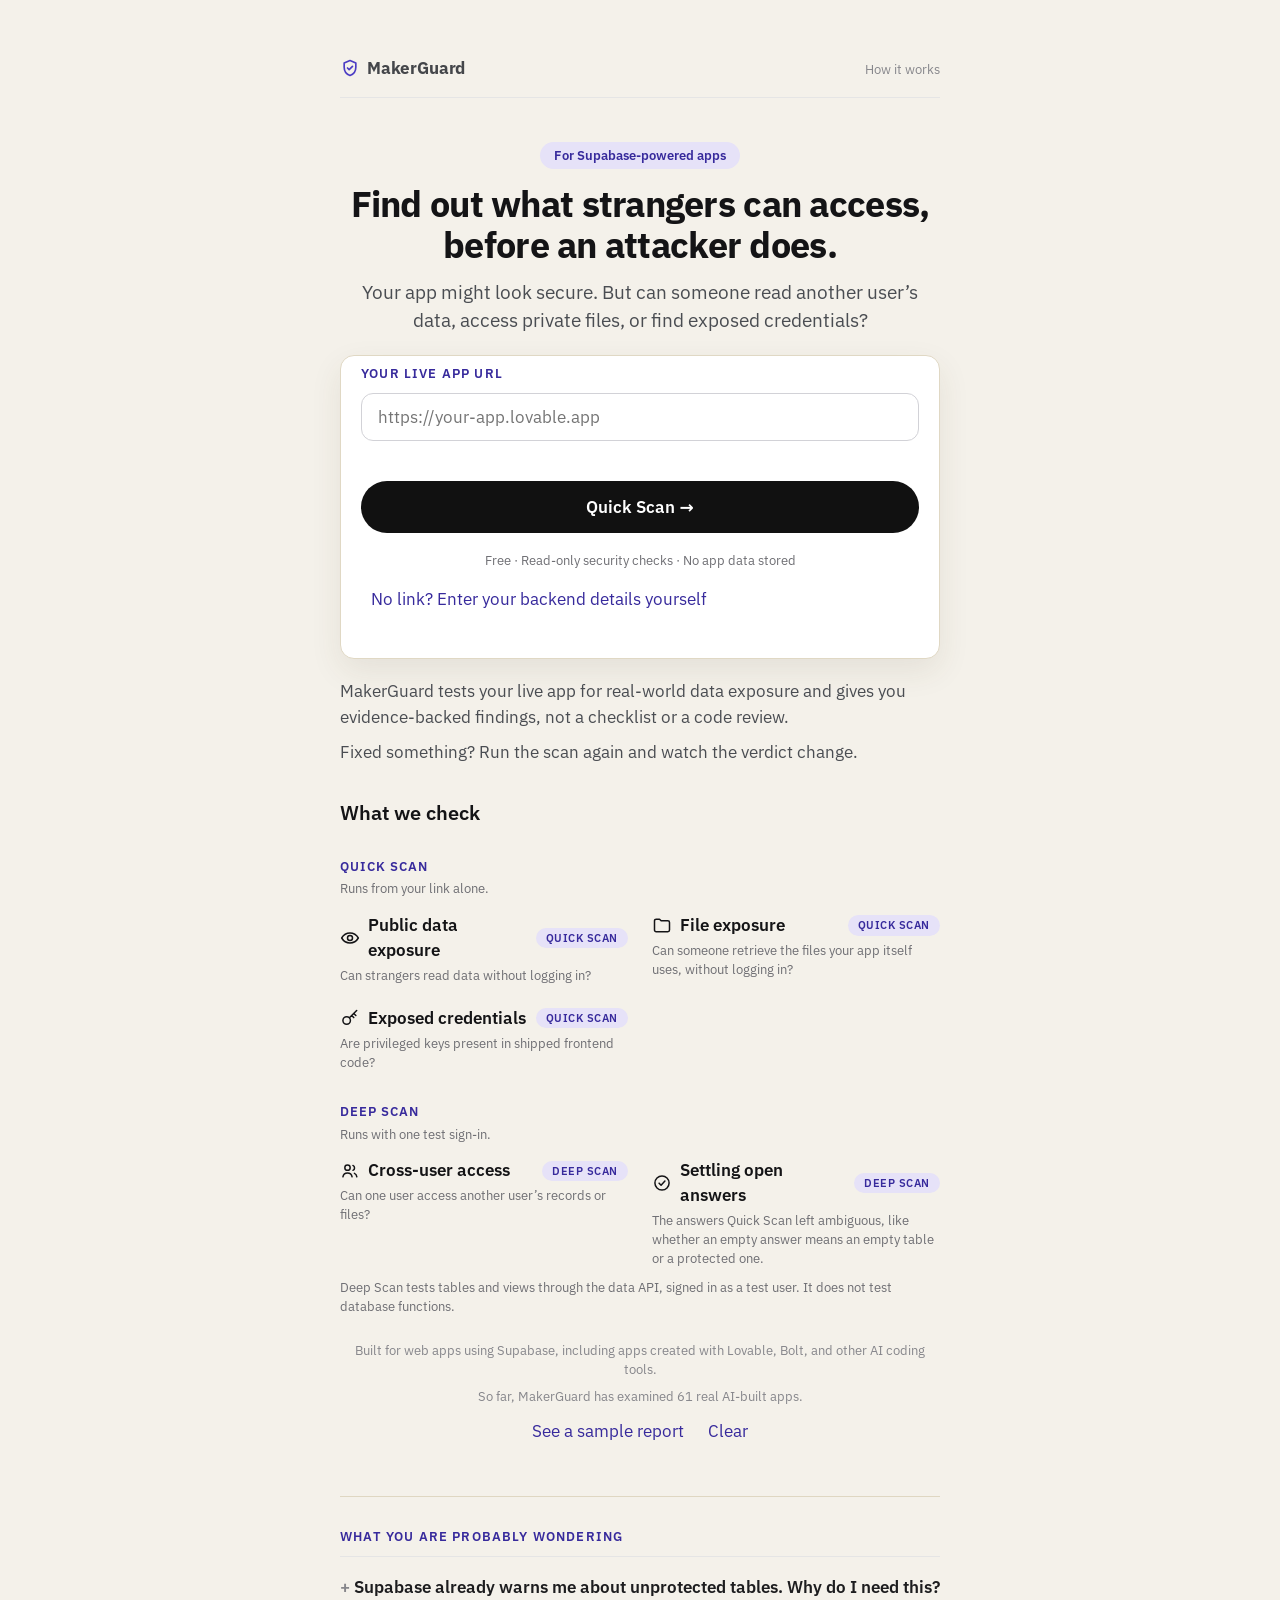
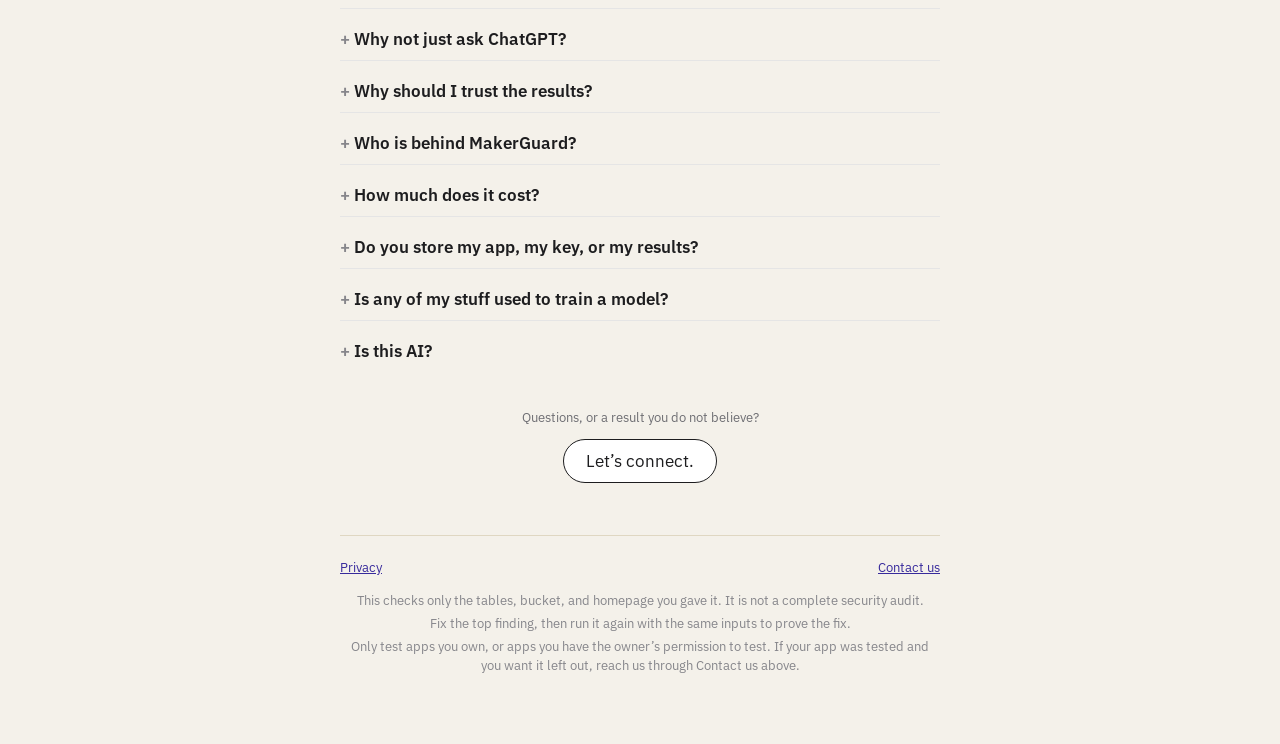
<file: makerguard/index.html>
<!doctype html>
<html lang="en">
<head>
<meta charset="utf-8">
<meta name="viewport" content="width=device-width, initial-scale=1">
<script>/* Frame protection (LB5b): this page is not meant to be embedded in another site. If it is framed, break out to the top window; if the breakout is blocked (for example a sandboxed frame), render nothing instead of becoming interactive inside the frame. A no-op when the page is opened normally. */
if(window.top!==window.self){try{window.top.location=window.self.location;}catch(e){}if(window.top!==window.self){document.documentElement.style.display="none";}}</script>
<title>MakerGuard: Can a stranger read your users' data?</title>
<style>
/* Fonts are served from this site's own fonts folder (2026-11-04):
   no visitor address is sent to Google Fonts. Latin subset, which
   covers everything this page prints; anything outside it falls
   back to the system font in the stacks below. */
@font-face{font-family:'IBM Plex Sans';src:url('fonts/ibm-plex-sans-400.woff2') format('woff2');font-weight:400;font-style:normal;font-display:swap}
@font-face{font-family:'IBM Plex Sans';src:url('fonts/ibm-plex-sans-500.woff2') format('woff2');font-weight:500;font-style:normal;font-display:swap}
@font-face{font-family:'IBM Plex Sans';src:url('fonts/ibm-plex-sans-600.woff2') format('woff2');font-weight:600;font-style:normal;font-display:swap}
@font-face{font-family:'IBM Plex Sans';src:url('fonts/ibm-plex-sans-700.woff2') format('woff2');font-weight:700;font-style:normal;font-display:swap}
</style>
<style>
/* One typeface. Three sizes: 28 display, 17 text, 13 caption. Two weights: 400 and 600. Nothing else. */
*{box-sizing:border-box}
body{font-family:-apple-system,BlinkMacSystemFont,system-ui,sans-serif;font-size:17px;font-weight:400;line-height:1.47;max-width:640px;margin:0 auto;padding:56px 20px 64px;color:#1d1d1f;background:#fff;-webkit-font-smoothing:antialiased}
strong{font-weight:600}
h1,.verdict,.issuePage h3{font-size:28px;line-height:1.15;font-weight:600;letter-spacing:-0.015em}
h1{text-align:center;margin:0 0 12px}
.topbar{display:flex;justify-content:space-between;align-items:baseline;gap:16px;border-bottom:1px solid #e5e5e5;padding-bottom:16px;margin:0 0 44px}
.brandmark{font-weight:600}
.topnote{font-size:13px;color:#86868b;text-align:right}
h2,h3{font-size:17px;font-weight:600;margin:32px 0 4px}
p{margin:8px 0}
.sub,.verdictsub{text-align:center;color:#6e6e73;margin:0 auto 8px}
.free,.small,.hostline,.issueno,.restline,footer,.log,.proof summary{font-size:13px}
.free{text-align:center;color:#86868b;margin:0 0 40px}
.small{color:#6e6e73}
.hostline{color:#86868b;text-align:center;margin:0 0 24px}
.issueno{font-weight:600;color:#6e6e73;margin:0}
.restline{text-align:center;color:#6e6e73;margin:28px 0 0}
footer{color:#86868b;text-align:center;margin-top:48px}
footer p{margin:4px 0}
label{display:block;font-weight:600;margin:20px 0 6px}
input[type=text],input[type=password]{width:100%;height:48px;padding:0 16px;font-size:17px;font-family:inherit;border:1px solid #d2d2d7;border-radius:12px;background:#fff;appearance:none}
input:focus{outline:none;border-color:#0071e3;box-shadow:0 0 0 4px rgba(0,113,227,.15)}
.check{display:flex;gap:8px;align-items:flex-start;font-weight:400;color:#424245;margin:12px 0}
.check input{margin-top:4px}
button{font-family:inherit;font-size:17px}
button.primary{width:100%;height:52px;margin:32px 0 8px;font-weight:600;border:none;border-radius:980px;background:#000;color:#fff;cursor:pointer}
button.primary:disabled{opacity:.4}
.links{text-align:center;margin:4px 0 8px}
button.link{background:none;border:none;color:#0066cc;cursor:pointer;padding:6px 10px}
button.secondary,.navbtn{height:44px;padding:0 22px;border-radius:980px;border:1px solid #1d1d1f;background:#fff;color:#1d1d1f;cursor:pointer;margin:8px 0}
button.secondary:disabled,.navbtn:disabled{opacity:.25;cursor:default}
#downloadBtn{width:100%;height:48px;border-radius:980px;border:1px solid #1d1d1f;background:#fff;color:#1d1d1f;cursor:pointer;margin:16px 0}
#downloadBtn:disabled{display:none}
#viewReportBtn{width:100%;height:48px;border-radius:980px;border:1px solid #1d1d1f;background:#fff;color:#1d1d1f;cursor:pointer;margin:0 0 16px;font-weight:600}
#viewReportBtn[hidden]{display:none}
.reportOverlay{position:fixed;inset:0;background:rgba(29,29,31,.48);z-index:1000;display:flex;align-items:center;justify-content:center;padding:18px}
.reportOverlay[hidden]{display:none}
.reportPanel{background:#fff;border-radius:20px;width:100%;max-width:880px;max-height:calc(100vh - 36px);max-height:calc(100dvh - 36px);display:flex;flex-direction:column;overflow:hidden;box-shadow:0 24px 70px rgba(0,0,0,.3)}
.reportBar{display:flex;justify-content:space-between;align-items:center;padding:10px 12px 10px 20px;border-bottom:1px solid #e5e5e5;background:#fff}
.reportBarTitle{font-weight:600}
.reportPanel .brandline{display:none}
.reportBarBtns{display:flex;gap:8px;align-items:center}
.iconBtn{width:40px;height:40px;border-radius:50%;border:1px solid #1d1d1f;background:#fff;color:#1d1d1f;cursor:pointer;display:inline-flex;align-items:center;justify-content:center;font-size:22px;line-height:1;padding:0}
.iconBtn:hover{background:#f5f5f7}
.reportSlot{overflow-y:auto;padding:4px 22px 26px;-webkit-overflow-scrolling:touch}
details{margin:28px 0}
summary{cursor:pointer;color:#0066cc;list-style:none}
summary::-webkit-details-marker{display:none}
summary:before{content:"+ "}
details[open] summary:before{content:"- "}
.card{background:#f5f5f7;border-radius:16px;padding:20px;margin:12px 0}
.card p{margin:4px 0}
.log{background:#f5f5f7;border-radius:12px;padding:14px;white-space:pre-wrap;word-break:break-all}
.hidden{display:none}
#errorMsg{color:#b3261e;font-weight:600;text-align:center}
#progress{text-align:center}
.verdict{text-align:center;margin:48px 0 6px}
.sampleNotice{background:#f5f5f7;border-radius:12px;padding:14px 16px;text-align:center;margin:32px 0 0}
.issue{border-top:1px solid #d2d2d7;padding:24px 4px 8px;margin:8px 0}
.lbl{font-weight:600;margin:18px 0 2px}
ol.steps{margin:6px 0 6px 20px;padding:0}
ol.steps li{margin:6px 0}
.rowline{padding:12px 4px;border-top:1px solid #e5e5e5}
.qsec{margin:22px 0 0;background:#f5f5f7;border-radius:18px;padding:22px 18px 12px}
.qhead{font-weight:600;margin:0 0 8px}
.arow{padding:10px 2px;border-top:1px solid #e3e3e7}
.qsec .arow:first-of-type{border-top:none}
.qsec .fixbox{background:#ffffff}
.acard{background:#fff;border:1px solid #e3e3e7;border-radius:14px;padding:12px 14px;margin:10px 0}
.asum{display:flex;justify-content:space-between;align-items:flex-start;width:100%;background:none;border:0;padding:0;font:inherit;color:inherit;text-align:left;cursor:pointer}
.aexp{font-size:13px;color:#0066cc;white-space:nowrap;margin-left:10px;padding-top:2px}
.adet{border-top:1px solid #eee;margin-top:10px;padding-top:10px}
.acard .fixbox{background:#f5f5f7}
details.passed{margin:16px 0}
.issuePage{display:none}
.issuePage.active{display:block}
.dot{color:#d70015}
.dotG{color:#1a7f37}
.dotGrey{color:#86868b}
.stWord{font-weight:600}
.story{margin:10px 0 4px}
.atrisk{color:#424245;margin:8px 0}
.fixbox{background:#f5f5f7;border-radius:16px;padding:6px 20px 12px;margin:20px 0}
.fixbox .lbl{margin-top:10px}
.navRow{display:flex;justify-content:space-between;align-items:center;margin:10px 0 0}
.dots{font-size:13px;color:#86868b;letter-spacing:4px}
details.proof{margin:6px 0}

.step{background:#f5f5f7;border-radius:18px;padding:8px 20px 20px;margin:20px 0}
.step .tipText,.step input[type=text],.step input[type=password]{background:#fff}
.stepHead{display:flex;align-items:center;gap:10px;margin:16px 0 0}
.stepNum{width:26px;height:26px;border-radius:50%;background:#1d1d1f;color:#fff;font-size:13px;font-weight:600;display:flex;align-items:center;justify-content:center;flex:none}
.stepHead h2{margin:0}
.badge{font-size:13px;color:#6e6e73;border:1px solid #d2d2d7;border-radius:980px;padding:2px 10px;background:#fff}
.labRow{display:flex;justify-content:flex-start;align-items:center;gap:6px;margin:20px 0 6px}
.labRow label{margin:0}
.labRow .opt{color:#86868b;font-weight:400}
.tipBtn{width:18px;height:18px;border-radius:50%;border:1px solid #c7c7cc;background:#fff;color:#6e6e73;font-size:13px;cursor:pointer;flex:none;padding:0;line-height:1}
.tipWrap{position:relative;display:inline-flex}
.tipText{position:absolute;left:26px;top:-6px;width:min(280px,72vw);background:#fff;box-shadow:0 10px 34px rgba(0,0,0,.14);font-size:13px;color:#6e6e73;border:1px solid #e5e5e5;border-radius:12px;padding:10px 12px;margin:0;z-index:60}
@media (max-width:520px){.tipText{left:auto;right:-8px;top:24px}}

.optWrap{border:1px solid #e5e5e5;border-radius:18px;padding:8px 20px 20px;margin:20px 0}
.optWrap h2{margin:16px 0 0}
.optWrap h3{margin:0 0 4px}
.subdiv{border-top:1px solid #e5e5e5;margin-top:28px;padding-top:20px}
.optTag{font-weight:600;margin:20px 0 0}
.ordiv{text-align:center;color:#86868b;font-size:13px;margin:20px 0 0}

.radioRow{display:flex;gap:8px;align-items:center;margin:10px 0;font-weight:400}
.radioRow input{width:auto;margin:0}

.personRow{display:flex;gap:10px;align-items:center;margin:24px 0 0}
.who{width:26px;height:26px;border-radius:50%;background:#1d1d1f;color:#fff;font-size:13px;font-weight:600;display:flex;align-items:center;justify-content:center;flex:none}
.whoTitle{font-weight:600;margin:0}
.needBoth{background:#f5f5f7;border-radius:12px;padding:10px 12px;font-size:13px;color:#424245;margin:12px 0 0}

.drop{border-top:1px solid #e5e5e5;margin:0;padding:18px 0 8px}
.drop summary{color:#1d1d1f;font-weight:600}
.drop summary:before{color:#86868b}
.scanRow{font-size:13px;color:#86868b;margin:5px 0}
.scanRow.on{color:#1d1d1f;font-weight:600}
.scanRow.done{color:#1d1d1f}
.foundRow{font-size:13px;margin:5px 0}
.foundRow b{font-weight:600}

/* Theme: warm paper, one deep indigo accent. Color guides, it never decorates. */
body{background:#FAF9F6;color:#1d1d1f}
a{color:#372A9C}
::selection{background:#DCD6F7}
.step{background:#fff;border:1px solid #ECE8DF;border-radius:20px;box-shadow:0 8px 28px rgba(74,63,35,.06)}
#scanPanel{background:#EFEDFA;border:1px solid #D9D4F2;box-shadow:none}
.card,.qsec{background:#F2F0E9}
.fixbox{background:#F2F0E9}
.sampleNotice{background:#EFF4EF}
.log{background:#F2F0E9}
.acard{background:#fff;border-color:#E7E2D6}
.acard .fixbox,.qsec .fixbox{background:#F2F0E9}
button.primary{background:#4B3CC4}
button.primary:hover{background:#372A9C}
button.primary:disabled{background:#C9C2EE}
.stepNum,.who{background:#4B3CC4}
input[type=text]:focus,input[type=password]:focus,input[type=email]:focus{outline:none;border-color:#4B3CC4;box-shadow:0 0 0 4px rgba(75,60,196,.16)}
.badge{background:#FAF9F6;border-color:#DDD6C6}
.subdiv{border-top-color:#E4DED0}


/* Hierarchy pass: headline steps forward, body steps back, cards lift off the page. */
body{background:#F4F1EA;color:#44464A}
h1{color:#141416}
h1::before{content:"";display:block;width:36px;height:5px;border-radius:3px;background:#4B3CC4;margin:0 auto 20px}
h2,h3{color:#141416}
.step,.optWrap{background:#fff;border:1px solid #E0D8C4;border-radius:20px;box-shadow:0 12px 32px rgba(74,63,35,.09)}
.subdiv{margin-top:48px;padding-top:30px;border-top:1px solid #DFD7C2}
footer{margin-top:44px;padding-top:22px;border-top:1px solid #DFD7C2}
button.link{color:#372A9C}


/* Type system: small indigo labels for section titles, sans for everything you read. */
h1{font-family:-apple-system,BlinkMacSystemFont,system-ui,sans-serif;font-size:36px;font-weight:700;line-height:1.15;letter-spacing:-0.025em}
.sub{font-size:19px;line-height:1.5;color:#4A4D52;max-width:560px}
.secttl{font-size:13px;font-weight:600;letter-spacing:.09em;text-transform:uppercase;color:#372A9C;margin:0 0 10px;text-align:left}
.optWrap h2{font-size:13px;font-weight:600;letter-spacing:.09em;text-transform:uppercase;color:#372A9C}
#frontDoor{border:none!important;padding:0!important;background:transparent!important}


/* Report cards: verdict tag first, then the object, then one quiet line. */
.asum{display:block}
.ahead{display:flex;justify-content:space-between;align-items:center}
.atag{display:inline-block;font-size:13px;font-weight:600;color:#fff;border-radius:980px;padding:3px 12px}
.tagIssue{background:#B3261E}
.tagProtected{background:#1A7F37}
.tagOk{background:#E7F4EA;color:#1E6B34}
.tagNc{background:#FBF0D9;color:#7A5410}
.aobj{display:block;font-weight:600;color:#141416;margin-top:9px}
.objkind{font-weight:400;font-size:13px;color:#86868B}
.asumline{display:block;font-size:13px;color:#6E6E73;margin-top:3px;line-height:1.45}
.aexp{color:#372A9C;padding-top:0}
.acard{border-left:4px solid #D8D2C0}
.acard.stIssue{border-left-color:#B3261E}
.acard.stProtected{border-left-color:#1A7F37}
.acard.stOk{border-left-color:#8FBF9A}
.acard.stNc{border-left-color:#D9A83E}


/* Status lines must never blend into the page: problems sit in a soft red box, guidance in a soft green one. */
#discoverStatus:empty{display:none}
.alertErr{background:#FDECEC;border:1px solid #F0BDB6;color:#8F1D16;border-radius:12px;padding:10px 14px;margin-top:10px;line-height:1.45}
.alertInfo{background:#EFF4EF;border:1px solid #CBDDCF;color:#33523B;border-radius:12px;padding:10px 14px;margin-top:10px;line-height:1.45}


/* Hero, rebuilt to her spec: badge, one CTA, four checks as a visual grid. */
h1::before{display:none}
.heroBadge{display:inline-block;background:#E6E2F8;color:#372A9C;font-size:13px;font-weight:600;border-radius:980px;padding:4px 14px}
.sub2{font-size:17px;color:#4A4D52;text-align:center;max-width:560px;margin:0 auto 8px;line-height:1.5}
.trustline{text-align:center;color:#6E6E73;font-size:13px;margin:10px 0 0}
button.primary{background:#111}
button.primary:hover{background:#000}
.whead{font-size:20px;font-weight:600;color:#141416;margin:32px 0 4px}
.checkGrid{display:grid;grid-template-columns:1fr 1fr;gap:20px 24px;margin-top:14px}
.ckT{font-weight:600;color:#141416;margin:0;display:flex;align-items:center;gap:8px}
.ckT svg{flex:none}
.ckQ{font-size:13px;color:#6E6E73;margin:4px 0 0;line-height:1.45}
.builtline{text-align:center;color:#86868B;font-size:13px;margin-top:24px}
@media (max-width:430px){.checkGrid{grid-template-columns:1fr}}


.promptBox{background:#fff;border:1px solid #E0D8C4;border-radius:12px;padding:12px 14px;font-size:13px;line-height:1.55;white-space:pre-wrap;color:#1d1d1f;text-align:left}

/* Phase 1 restructure: three-band Quick report, scope line, reason labels, immutable snapshot */
.quickSnapshot{margin:0}
.scopeLine{text-align:center;color:#6E6E73;font-size:13px;line-height:1.5;max-width:560px;margin:10px auto 4px}
.metaLine{text-align:center;color:#6E6E73;font-size:13px;line-height:1.55;max-width:620px;margin:10px auto 4px}
.band{margin:22px 0 0;background:#EFF4EF;border-radius:18px;padding:22px 18px 12px}
.bandHead{font-weight:600;margin:0 0 8px;color:#141416}
.bandHead .bandCount{font-weight:400;color:#6E6E73;font-size:13px}
.band .acard:first-of-type{margin-top:6px}
.reasonTag{display:inline-block;font-size:13px;font-weight:600;background:#FBF0D9;color:#7A5410;border-radius:980px;padding:2px 10px;margin-top:6px}
.reasonLine{display:block;font-size:13px;color:#7A5410;margin-top:4px}
.quickEnd{border-top:1px solid #E3E3E7;margin-top:18px;padding-top:10px}
.reportTitle{font-size:28px;font-weight:700;letter-spacing:-0.02em;text-align:center;margin:2px 0 6px;color:#141416}
.overallBlock{background:#F0EEFA;border:1px solid #D8D2F0;border-radius:12px;padding:14px 16px;margin:0 0 16px;text-align:center}
.overallHead{font-size:20px;font-weight:700;color:#141416;margin:0}
.overallBlock .small{margin:4px 0 0}
/* D-6 middle path: unverified summary block, stray-names line, Deep Scan section */
.strayLine{text-align:center;max-width:560px;margin:2px auto 4px}
.unverBlock{margin:22px 0 0;background:#FBF6E9;border-radius:18px;padding:16px 18px 12px}
.unverLine{margin:0;color:#141416}
.unverDetails{margin-top:6px}
.unverList{margin:6px 0 6px 18px;padding:0}
.unverList li{margin:4px 0;font-size:13px;color:#424245}
.deepCard{margin-top:22px}
.deepSection{margin:26px 0 0}
.deepIntro{text-align:center;max-width:560px;margin:4px auto 6px}

/* MakerGuard identity (B3): IBM Plex type, deep indigo accent, instrument-crisp cards. */
body{font-family:"IBM Plex Sans",-apple-system,BlinkMacSystemFont,system-ui,sans-serif}
h1,.reportTitle,.verdict,.issuePage h3{font-family:"IBM Plex Sans",-apple-system,BlinkMacSystemFont,system-ui,sans-serif}
h1{font-weight:700;letter-spacing:-0.02em}
.brandmark{font-weight:700;letter-spacing:-0.01em}
.atag,.reasonTag,.bandCount,.metaLine,.dots{font-family:"IBM Plex Sans",-apple-system,BlinkMacSystemFont,system-ui,sans-serif}
.atag,.reasonTag{font-size:12px;letter-spacing:.05em;text-transform:uppercase}
.metaLine{font-size:12.5px}
.acard{border-radius:10px;border-color:#DCD4BE;box-shadow:0 1px 2px rgba(28,24,64,.04)}
.card{border-radius:14px}
.step,.optWrap{border-radius:14px}
.reportPanel{border-radius:16px}
.band{border-radius:12px;border:1px solid #DDD8F0;background:#F0EEFA}
.sampleNotice{border-radius:10px;background:#F0EEFA}
.unverBlock{border-radius:12px}
.bandHead{font-weight:700;letter-spacing:-0.01em}
.groupHead{font-family:"IBM Plex Sans",-apple-system,BlinkMacSystemFont,system-ui,sans-serif;font-size:13px;font-weight:600;letter-spacing:.08em;text-transform:uppercase;color:#372A9C;margin:30px 0 4px}
.checksIntro{font-size:17px;line-height:1.5;color:#4A4D52;max-width:620px;margin:10px 0 2px}

/* Deep Scan evidence locker (LB3b): the flagship section. Same system:
   IBM Plex, indigo guidance accent, black primary buttons, status colours
   unchanged. Rows are proper test cards with a live state pill. */
.deepLocker{margin:34px 0 0;border:1px solid #E7E2D6;background:#FBFAF7;border-radius:14px;padding:24px 20px 14px}
.deepTitle{font-size:24px;font-weight:700;letter-spacing:-0.02em;color:#141416;margin:0}
.flowDesc{color:#55534e;margin:0 0 12px}
.flowProg{display:flex;align-items:center;gap:8px;font-size:13px;color:#8a8378;margin:0 0 6px}
.flowProg .fdot{width:9px;height:9px;border-radius:50%;background:#d8d2c4;display:inline-block;margin-right:3px}
.flowProg .fdone{color:#1c7c43;font-weight:600}
.flowProg .fdone .fdot{background:#1c7c43}
.flowProg .fnow{color:#1d1d1f;font-weight:600}
.flowProg .fnow .fdot{background:#372a9c}
.flowProg .fbar{flex:0 0 22px;height:2px;background:#e7e0d2;border-radius:2px}
.flowStep{border-top:1px solid #f0ead9;padding:12px 0 2px;margin-top:12px}
.flowHead{display:flex;align-items:center;gap:9px;font-weight:600}
.flowTick{width:20px;height:20px;border-radius:50%;background:#1c7c43;color:#fff;font-size:12px;display:inline-flex;align-items:center;justify-content:center;flex:0 0 20px}
.flowNum{width:20px;height:20px;border-radius:50%;background:#372a9c;color:#fff;font-size:12px;display:inline-flex;align-items:center;justify-content:center;flex:0 0 20px}
.flowLine{margin:6px 0 2px 29px}
.flowMicro{margin:0 0 4px 29px;font-size:13px;color:#8a8378}
.flowBody{margin:8px 0 4px 29px}
.vwrap{border-top:1px solid #f0ead9}
.vrow{display:flex;align-items:center;gap:10px;padding:8px 0}
.vname{font-weight:600}
.vExp{margin-left:auto;background:none;border:0;color:#372a9c;font-size:13px;cursor:pointer;font-family:inherit;padding:0;white-space:nowrap}
.frow2{display:flex;gap:10px;align-items:stretch;margin:0 0 10px}
.storeBox{flex:0 0 150px;display:flex;align-items:center;padding:9px 12px;background:#f7f2e7;border:1px solid #e7e0d2;border-radius:10px;font-weight:600;overflow:hidden}
.storeSel{flex:0 0 150px;padding:9px 10px;background:#f7f2e7;border:1px solid #e7e0d2;border-radius:10px;font-weight:600;font-family:inherit;font-size:14px}
.frow2 input{flex:1;min-width:0}
.bmodeRow{display:block;margin:7px 0;cursor:pointer}
.deepLead{font-size:15px;line-height:1.55;color:#4A4D52;margin:8px 0 0}
.carriesLine{background:#F0EEFA;border:1px solid #DDD8F0;border-radius:10px;padding:10px 12px;font-size:13px;line-height:1.55;color:#2A2160;margin:14px 0 0}
.carriesLine strong{color:#372A9C}
/* Changes 2+3: one scan-pill language across the landing list and the
   Deep locker cards; calm check cards; collapsed note detail. */
.scanPill{font-family:"IBM Plex Sans",-apple-system,BlinkMacSystemFont,system-ui,sans-serif;font-size:11px;font-weight:600;letter-spacing:.05em;text-transform:uppercase;background:#E6E2F8;color:#372A9C;border-radius:980px;padding:2px 10px;white-space:nowrap;flex:none}
.ckT .scanPill{margin-left:auto}
.dckT .scanPill{margin-left:auto}
.groupSub{font-size:13px;color:#6E6E73;margin:0;line-height:1.45}
.deepGrid{display:grid;grid-template-columns:1fr 1fr;gap:14px;margin:16px 0 4px}
@media (max-width:430px){.deepGrid{grid-template-columns:1fr}}
.dck{background:#fff;border:1px solid #E7E2D6;border-radius:10px;padding:12px 14px}
.dckT{font-weight:600;color:#141416;margin:0;display:flex;align-items:center;gap:8px}
.dckT svg{flex:none}
.dckQ{font-size:13px;color:#6E6E73;margin:4px 0 0;line-height:1.45}
.needChip{display:inline-block;font-size:12px;font-weight:600;background:#F0EEFA;color:#372A9C;border-radius:980px;padding:2px 10px;margin-top:8px}
.deepExp{font:inherit;font-size:13px;color:#372A9C;background:none;border:0;padding:0;margin-top:8px;cursor:pointer}
/* UX fixes (Swati's live run, 2026-11-06): the consent gate and the
   Deep Scan setup button must catch the eye. Yellow highlight plus a
   soft blink on the border glow only; the blink stops the moment the
   step is taken, and reduced-motion settings turn it off. */
@keyframes mgBlink{from{box-shadow:0 0 0 0 rgba(217,168,62,0)}to{box-shadow:0 0 0 7px rgba(217,168,62,.45)}}
.consentGate{background:#FFF7DB;border:2px solid #D9A83E;border-radius:12px;padding:14px 16px;animation:mgBlink 1.1s ease-in-out infinite alternate}
.consentGate.done{animation:none;box-shadow:none}
.deepCta{font-weight:700;background:#FFF7DB;border:2px solid #D9A83E;color:#141416;animation:mgBlink 1.1s ease-in-out infinite alternate}
.deepCta.done{animation:none;box-shadow:none;background:#fff}
.rowRunNote{background:#FBF0D9;color:#7A5410;border-radius:8px;padding:8px 12px;font-size:13px;line-height:1.5;margin:10px 0 0}
@media (prefers-reduced-motion: reduce){.consentGate,.deepCta{animation:none}}
.deepSetup{margin:16px 0 0}
.deepSetup input[type=text],.deepSetup input[type=password],.deepRow input[type=text],.deepRow input[type=password]{background:#fff;margin:0 0 8px}
.deepUntested{font-size:13px;color:#6E6E73;line-height:1.6;margin:0 0 4px}
.deepRow{background:#fff;border:1px solid #E7E2D6;border-left:4px solid #D8D2C0;border-radius:10px;padding:14px 16px;margin:12px 0}
.deepRowHead{display:flex;justify-content:space-between;align-items:center;gap:10px}
.deepRowTitle{font-weight:600;color:#141416;margin:0}
.deepState{flex:none}
.deepBody{margin-top:8px;font-size:15px;line-height:1.55}
.deepBody .small{font-size:13px}
.deepNeed{color:#7A5410}
.deepReason{font-size:13px;color:#7A5410;margin-top:6px}
.deepReason .reasonTag{margin-top:0}
.linkedLine{font-size:13px;color:#372A9C;background:#F0EEFA;border-radius:8px;padding:6px 10px;margin:8px 0 0;line-height:1.5}
.gradeLine{font-size:13px;color:#424245;margin:8px 0 0}
.deepNoteCard{background:#fff;border:1px solid #E7E2D6;border-left:4px solid #D8D2C0;border-radius:10px;padding:12px 14px;margin:10px 0}
.deepNoteCard.stIssue{border-left-color:#B3261E}
.deepNoteCard.stProtected{border-left-color:#1A7F37}
.deepNoteCard.stNc{border-left-color:#D9A83E}
.deepNoteTitle{font-weight:600;color:#141416;margin:8px 0 0}
.deepNoteLine{font-size:13px;color:#424245;margin:4px 0 0;line-height:1.5}
.deepAuthNote{background:#FBF6E9;border:1px solid #EBD9A8;border-radius:10px;padding:10px 12px;font-size:13px;line-height:1.55;color:#5C430A;margin:0 0 10px}
.deepSigninOk{background:#EFF4EF;border:1px solid #CBDDCF;border-radius:10px;padding:10px 12px;font-size:13px;line-height:1.55;color:#33523B;margin:0 0 10px}
.deepRowAsk{border-top:1px solid #EDE8DB;margin-top:12px;padding-top:12px}
.deepRowAsk label{margin:12px 0 6px}

/* Feedback form (2026-11-04): one small form, three spots. */
.fbCard{background:#fff;border:1px solid #E0D8C4;border-left:4px solid #372A9C;border-radius:12px;padding:16px 18px;margin:22px 0 6px;text-align:left}
.fbCard p{margin:0 0 8px;line-height:1.5;color:#424245}
.fbCard .fbTitle{font-weight:700;color:#141416}
.fbLabText{margin-top:12px;color:#141416}
.fbRow{display:flex;gap:8px;flex-wrap:wrap;align-items:center;margin-top:8px}
.fbEmail{flex:1 1 200px;height:44px;padding:0 14px;font-size:16px;font-family:inherit;border:1px solid #d2d2d7;border-radius:12px;background:#fff}
.fbEmail:focus{outline:none;border-color:#4B3CC4;box-shadow:0 0 0 4px rgba(75,60,196,.16)}
.fbSend{height:44px;padding:0 24px;border-radius:980px;border:none;background:#111;color:#fff;font-weight:600;cursor:pointer}
.fbSend:disabled{opacity:.35;cursor:default}
.fbStatus{min-height:18px;margin-top:8px}
.emailSug{background:none;border:0;padding:0;color:#4B3CC4;font:inherit;text-decoration:underline;cursor:pointer}
.fbMini{margin-top:14px;background:#fff;border:1px solid #E0D8C4;border-radius:12px;padding:12px 14px}
.fbMini p{margin:0;line-height:1.5}
.fbPanel{background:#fff;border-radius:16px;width:100%;max-width:520px;max-height:calc(100vh - 36px);max-height:calc(100dvh - 36px);overflow-y:auto;padding:10px 22px 22px;box-shadow:0 24px 70px rgba(0,0,0,.3)}
.fbPanel .fbCard{border:none;margin:0;padding:6px 0 0}
.fbCloseRow{display:flex;justify-content:flex-end}
.fbPageEnd{text-align:center;margin:36px 0 0}
#quickReport{font-size:15px;line-height:1.55}
#quickReport .verdict{font-size:24px}
.reportTitle{font-size:24px}
.bandHead{font-size:15px}
.tailBlock{margin:22px 0 0;background:#fff;border:1px solid #E3E3E7;border-radius:12px;padding:16px 18px 14px}
.tailLine{margin:10px 0 0;color:#424245;line-height:1.55}
button.deepRowHead{width:100%;background:none;border:0;padding:0;font:inherit;color:inherit;cursor:pointer}
.deepHeadRight{display:flex;align-items:center;gap:8px;flex:none}
.deepChev{color:#372A9C;font-size:13px}
.deepPart{margin-top:14px;border-top:1px solid #e3e0ee;padding-top:6px}
.deepSub{font-weight:600;color:#141416;margin:14px 0 2px}
.deepBody .deepSub:first-child{margin-top:0}
</style>
</head>
<body>

<div class="topbar"><span class="brandmark"><svg width="20" height="20" viewBox="0 0 24 24" fill="none" stroke="#4B3CC4" stroke-width="2" stroke-linecap="round" stroke-linejoin="round" style="vertical-align:-4px;margin-right:7px"><path d="M12 3l7 3v5c0 4.5-3 8.5-7 10-4-1.5-7-5.5-7-10V6z"/><path d="M9 12l2 2 4-4"/></svg>MakerGuard</span><a class="topnote" href="#whatwecheck" style="text-decoration:none">How it works</a></div>
<p style="text-align:center;margin:0 0 14px"><span class="heroBadge">For Supabase-powered apps</span></p>
<h1>Find out what strangers can access, before an attacker does.</h1>
<p class="sub">Your app might look secure. But can someone read another user&rsquo;s data, access private files, or find exposed credentials?</p>

<div class="step">

<section id="frontDoor" style="border:1px solid #ddd;border-radius:12px;padding:18px;margin:0 0 22px">
<p class="secttl">Your live app URL</p>
<input id="appLink" type="text" placeholder="https://your-app.lovable.app" aria-label="Your app link" autocomplete="off" spellcheck="false">
<p><button id="discoverBtn" class="primary" type="button">Quick Scan &rarr;</button></p>
<p class="trustline">Free &middot; Read-only security checks &middot; No app data stored</p>
<p id="discoverStatus" class="small"></p>
<div id="discoveryCard" class="hidden"></div>
<div id="scanPanel" class="hidden" style="margin-top:14px;border:1px solid #e5e5e5;border-radius:12px;padding:14px 16px">
<p style="font-weight:600;margin:0 0 8px"><span id="scanTitle">Scanning your app</span> <span id="scanClock" class="small" style="font-weight:400;color:#6e6e73"></span></p>
<div id="scanSteps"></div>
<div id="scanFound"></div>
</div>
<p class="small" style="margin:12px 0 0"><button id="manualToggle" class="link" type="button">No link? Enter your backend details yourself</button></p>
</section>
<div id="manualWrap" class="hidden">
<p class="secttl">Your backend details</p>
<div class="labRow"><label for="supabaseUrl">Supabase URL</label><span class="tipWrap"><button type="button" class="tipBtn" data-tip="tip-supabaseUrl" aria-label="Help for Supabase URL">!</button><p class="tipText hidden" id="tip-supabaseUrl">Where to find it: Supabase, Settings, API, Project URL. It is the public address of your database, already inside your app's code. The database tests run from your browser to this address, and the address itself is never sent to MakerGuard.</p></span></div>
<input id="supabaseUrl" type="text" placeholder="https://your-project.supabase.co" autocomplete="off" spellcheck="false"><div class="labRow"><label for="anonKey">Anon key</label><span class="tipWrap"><button type="button" class="tipBtn" data-tip="tip-anonKey" aria-label="Help for Anon key">!</button><p class="tipText hidden" id="tip-anonKey">Where to find it: Supabase, Settings, API, the anon or publishable key. It is the public key every visitor's browser already uses. Never the service_role key, it is refused here because it can bypass all your protection. Your key is used only in your browser, is never sent to MakerGuard or stored, and never appears in your report.</p></span></div>
<input id="anonKey" type="password" placeholder="Anon / publishable key only" autocomplete="off" spellcheck="false">
<label class="check"><input id="showKey" type="checkbox"> Show key</label>
<div class="labRow"><label for="tableName">Table names</label><span class="tipWrap"><button type="button" class="tipBtn" data-tip="tip-tableName" aria-label="Help for Table names">!</button><p class="tipText hidden" id="tip-tableName">The tables you want checked, as many as you like, separated by commas, like profiles, orders. The names are listed in Supabase, under Table Editor.</p></span></div>
<input id="tableName" type="text" placeholder="Your table names, separated by commas" autocomplete="off" spellcheck="false">

<div class="optWrap">
<h2>Optional checks</h2>
<p class="small">Open only the ones you care about. Closed ones are skipped.</p>

<details class="drop" id="p2drop"><summary>Find out if a signed-in user can read another user&rsquo;s data</summary>
<p class="small">This is the second door into the same data. The check at the top of this page tests a stranger with no login. This one tests a signed-in user reaching for rows that are not theirs.</p>

<div class="personRow"><span class="who">A</span><p class="whoTitle">Test user A, signs in</p></div>
<p class="small">No test user yet? This takes about two minutes, and no inbox is needed: create both users in your Supabase, under Authentication, Users, Add user, with Auto Confirm ticked. Made-up emails are fine, like test-a@myapp.com.</p>
<p class="optTag">How do you want to sign in as A? Pick one.</p>
<label class="radioRow"><input type="radio" name="signinMethod" id="methodCreds" value="creds" checked> With A&rsquo;s email and password</label>
<label class="radioRow"><input type="radio" name="signinMethod" id="methodToken" value="token"> With A&rsquo;s token instead</label>
<div id="credFields">
<div class="labRow"><label for="testEmail">Test user A email</label><span class="tipWrap"><button type="button" class="tipBtn" data-tip="tip-testEmail" aria-label="Help for Test user A email">!</button><p class="tipText hidden" id="tip-testEmail">The fake test account you created for testing, in your own product. Never a real customer's email.</p></span></div>
<input id="testEmail" type="text" placeholder="test-a@example.com" autocomplete="off" spellcheck="false"><div class="labRow"><label for="testPassword">Test user A password</label><span class="tipWrap"><button type="button" class="tipBtn" data-tip="tip-testPassword" aria-label="Help for Test user A password">!</button><p class="tipText hidden" id="tip-testPassword">The throwaway password of that fake account. It goes only to your own Supabase login, this field is cleared right away, and it is never stored or shown.</p></span></div>
<input id="testPassword" type="password" placeholder="Throwaway password for that test account only" autocomplete="off" spellcheck="false">
<p><button id="signInBtn" class="secondary" type="button">Sign in as test user A</button></p>
<p id="signInStatus" class="small">Not signed in yet. Sign in here, or pick the token option above.</p>
</div>
<div id="tokenFields" class="hidden">
<div class="labRow"><label for="userToken">Test user A token</label><span class="tipWrap"><button type="button" class="tipBtn" data-tip="tip-userToken" aria-label="Help for Test user A token">!</button><p class="tipText hidden" id="tip-userToken">Only if you already have a token for a test user from your own tools and prefer pasting it instead of signing in. You do not need both options. Never a real customer's token.</p></span></div>
<input id="userToken" type="password" placeholder="Only a token for a TEST user" autocomplete="off" spellcheck="false">
</div>

<div class="personRow"><span class="who">B</span><p class="whoTitle">Test user B, never signs in</p></div>
<p class="small">Create B the same way as A. Then, in Table Editor, add one fake row owned by B in your table and note the number in its id column. That number is all this check needs from B. The check signs in as A and tries to read that one row.</p>
<div class="labRow"><label for="rowId">Row number of B&rsquo;s fake row</label><span class="tipWrap"><button type="button" class="tipBtn" data-tip="tip-rowId" aria-label="Help for Row number of B&rsquo;s fake row">!</button><p class="tipText hidden" id="tip-rowId">The number in the id column of the fake row that belongs to test user B, from Table Editor. Not A's number: A can always read A's own row, so aiming at A's row shows an Issue on every table, even a protected one. For one table, just that number. For several tables, give the numbers in the same order as your table names at the top, separated by commas. Each number is that table's own fact, nothing to do with the others, and in a fresh test setup it is often the same number every time, like 2, 2, 2. Leave a gap for a table you want to skip, like 2, , 2. Test rows only, never a real customer's row.</p></span></div>
<input id="rowId" type="text" placeholder="Same order as your table names" autocomplete="off" spellcheck="false">
</details>
<details class="drop"><summary>Find out if anyone can open your files without logging in</summary>
<div class="labRow"><label for="bucketName">Storage bucket</label><span class="tipWrap"><button type="button" class="tipBtn" data-tip="tip-bucketName" aria-label="Help for Storage bucket">!</button><p class="tipText hidden" id="tip-bucketName">The name of a storage bucket, in Supabase under Storage, like avatars. Buckets cannot be listed with an anon key, so this name has to come from you.</p></span></div>
<input id="bucketName" type="text" placeholder="avatars" autocomplete="off" spellcheck="false"><div class="labRow"><label for="objectName">File in that bucket</label><span class="tipWrap"><button type="button" class="tipBtn" data-tip="tip-objectName" aria-label="Help for File in that bucket">!</button><p class="tipText hidden" id="tip-objectName">The exact name of one file inside that bucket, like test.png, exactly as it appears in Storage.</p></span></div>
<input id="objectName" type="text" placeholder="test.png" autocomplete="off" spellcheck="false">
</details>
<details class="drop"><summary>Find out if a secret key is hiding in your website code</summary>
<div class="labRow"><label for="productUrl">Product homepage URL</label><span class="tipWrap"><button type="button" class="tipBtn" data-tip="tip-productUrl" aria-label="Help for Product homepage URL">!</button><p class="tipText hidden" id="tip-productUrl">Your app's homepage address. Its public code files get read, the same files any visitor's browser downloads, looking only for secret key patterns. A key value is never shown. Browsers sometimes block this read; then this question stays unanswered, which is not a pass.</p></span></div>
<input id="productUrl" type="text" placeholder="https://your-app.com" autocomplete="off" spellcheck="false">
</details>
</div>

<p class="small" style="text-align:center">Nothing you type here is sent to MakerGuard, and neither are your results. The tests run in your browser, talking directly to your Supabase and to the homepage you give it.</p>
<label class="check consentGate" id="mgConsentManualBox" style="display:block;text-align:center"><input id="mgConsentManual" type="checkbox"> I own this app, or I have the owner&rsquo;s permission to test it.</label>
<button id="runBtn" class="primary">Run check</button>
<p class="small" style="text-align:center">Runs everything you filled in. Anything left blank is skipped, not an error.</p>
</div>
</div>
<p class="checksIntro">MakerGuard tests your live app for real-world data exposure and gives you evidence-backed findings, not a checklist or a code review.</p>
<p class="checksIntro">Fixed something? Run the scan again and watch the verdict change.</p>
<h2 class="whead" id="whatwecheck">What we check</h2>
<h3 class="groupHead">Quick Scan</h3>
<p class="groupSub">Runs from your link alone.</p>
<div class="checkGrid">
<div class="ck"><p class="ckT"><svg width="20" height="20" viewBox="0 0 24 24" fill="none" stroke="#141416" stroke-width="1.8" stroke-linecap="round" stroke-linejoin="round"><path d="M2 12s3.5-6 10-6 10 6 10 6-3.5 6-10 6-10-6-10-6z"/><circle cx="12" cy="12" r="3"/></svg>Public data exposure<span class="scanPill">Quick Scan</span></p><p class="ckQ">Can strangers read data without logging in?</p></div>
<div class="ck"><p class="ckT"><svg width="20" height="20" viewBox="0 0 24 24" fill="none" stroke="#141416" stroke-width="1.8" stroke-linecap="round" stroke-linejoin="round"><path d="M3 7a2 2 0 0 1 2-2h4l2 2h8a2 2 0 0 1 2 2v9a2 2 0 0 1-2 2H5a2 2 0 0 1-2-2z"/></svg>File exposure<span class="scanPill">Quick Scan</span></p><p class="ckQ">Can someone retrieve the files your app itself uses, without logging in?</p></div>
<div class="ck"><p class="ckT"><svg width="20" height="20" viewBox="0 0 24 24" fill="none" stroke="#141416" stroke-width="1.8" stroke-linecap="round" stroke-linejoin="round"><circle cx="8" cy="15" r="4.5"/><path d="M11.3 11.7L20 3M16.5 6.5L19 9M14 9l2.5 2.5"/></svg>Exposed credentials<span class="scanPill">Quick Scan</span></p><p class="ckQ">Are privileged keys present in shipped frontend code?</p></div>
</div>
<h3 class="groupHead">Deep Scan</h3>
<p class="groupSub">Runs with one test sign-in.</p>
<div class="checkGrid">
<div class="ck"><p class="ckT"><svg width="20" height="20" viewBox="0 0 24 24" fill="none" stroke="#141416" stroke-width="1.8" stroke-linecap="round" stroke-linejoin="round"><circle cx="9" cy="8" r="3.2"/><path d="M3.5 19c.6-3 2.8-4.5 5.5-4.5s4.9 1.5 5.5 4.5"/><path d="M15.5 5.3a3.2 3.2 0 0 1 0 5.9M17.3 14.8c1.6.6 2.6 2 2.9 4.2"/></svg>Cross-user access<span class="scanPill">Deep Scan</span></p><p class="ckQ">Can one user access another user&rsquo;s records or files?</p></div>
<div class="ck"><p class="ckT"><svg width="20" height="20" viewBox="0 0 24 24" fill="none" stroke="#141416" stroke-width="1.8" stroke-linecap="round" stroke-linejoin="round"><circle cx="12" cy="12" r="8.5"/><path d="M8.5 12.2l2.4 2.4 4.6-4.9"/></svg>Settling open answers<span class="scanPill">Deep Scan</span></p><p class="ckQ">The answers Quick Scan left ambiguous, like whether an empty answer means an empty table or a protected one.</p></div>
</div>
<p class="groupSub" style="margin-top:10px">Deep Scan tests tables and views through the data API, signed in as a test user. It does not test database functions.</p>
<p class="builtline">Built for web apps using Supabase, including apps created with Lovable, Bolt, and other AI coding tools.</p>
<p class="builtline" style="margin-top:6px">So far, MakerGuard has examined 61 real AI-built apps.</p>

<p id="errorMsg" class="hidden"></p>
<p id="progress" class="small"></p>
<div class="links">
<button id="sampleBtn" class="link" type="button">See a sample report</button>
<button id="clearBtn" class="link" type="button">Clear</button>
</div>

<div id="results"></div>
<button id="downloadBtn" class="secondary" disabled>Download this report</button>
<button id="viewReportBtn" type="button" hidden>View the report</button>
<div id="reportOverlay" class="reportOverlay" hidden>
  <div class="reportPanel" role="dialog" aria-modal="true" aria-label="MakerGuard report">
    <div class="reportBar">
      <span class="reportBarTitle">MakerGuard</span>
      <span class="reportBarBtns">
        <button id="popDownloadBtn" type="button" class="iconBtn" aria-label="Download the report" title="Download the report"><svg width="20" height="20" viewBox="0 0 24 24" fill="none" stroke="currentColor" stroke-width="2" stroke-linecap="round" stroke-linejoin="round" aria-hidden="true" focusable="false"><path d="M21 15v4a2 2 0 0 1-2 2H5a2 2 0 0 1-2-2v-4"></path><polyline points="7 10 12 15 17 10"></polyline><line x1="12" y1="15" x2="12" y2="3"></line></svg></button>
        <button id="popCloseBtn" type="button" class="iconBtn" aria-label="Close the report" title="Close">&times;</button>
      </span>
    </div>
    <div id="reportSlot" class="reportSlot"></div>
  </div>
</div>
<div id="fbOverlay" class="reportOverlay" hidden>
  <div class="fbPanel" role="dialog" aria-modal="true" aria-label="Feedback">
    <div class="fbCloseRow"><button id="fbCloseBtn" type="button" class="iconBtn" aria-label="Close" title="Close">&times;</button></div>
    <div class="fbCard" data-fbform>
      <p class="fbTitle">From the one behind MakerGuard</p>
      <p><strong>Hi, I&rsquo;m Swati.</strong> I built MakerGuard on my own, and I keep it free, because an app built by one person deserves to be as secure as one built by a team of ten.</p>
      <p>Tried it? I&rsquo;d love to connect personally and hear what worked, what didn&rsquo;t, or what I should build next.</p>
      <div class="fbRow"><input class="fbEmail" type="email" autocomplete="email" placeholder="you@example.com" aria-label="Your email, only if you would like to chat"><button class="fbSend" type="button" data-spot="page_popup">Let&rsquo;s connect.</button></div>
      <p class="fbStatus small" aria-live="polite"></p>
      <p class="small" style="margin:6px 0 0">Optional. Only for our 1:1 chat. Nothing else. Because I hate it too.</p>
    </div>
  </div>
</div>
<div id="emailCap" hidden style="margin-top:34px">
<p>Want a nudge to fix this and run the check again in 7 days?</p>
<label for="emailAddr">Your email</label>
<input id="emailAddr" type="email" autocomplete="email" placeholder="you@example.com">
<button class="btn" id="emailBtn" type="button">Remind me in 7 days</button>
<p class="small" id="emailStatus">One email, nothing else. Stored separately from the anonymous usage counts, never linked to this check.</p>
</div>

<details id="logWrap" class="hidden">
<summary>What was checked</summary>
<pre id="probeLog" class="log"></pre>
</details>

<div class="subdiv">
<p class="secttl">What you are probably wondering</p>
<details class="drop"><summary>Supabase already warns me about unprotected tables. Why do I need this?</summary>
<p class="small">The advisor reads your database settings. It never visits your live app, never tries a request as a stranger, and never signs in as one user to reach for another user&rsquo;s data, which is where the worst leaks live. It also cannot see your shipped website code, where a master key would sit. This performs those tests, on any live app, whichever tool built it.</p>
</details>
<details class="drop"><summary>Why not just ask ChatGPT?</summary>
<p class="small">ChatGPT, Claude and Gemini can only judge what you paste to them. They cannot send the requests, sign in as a second user, or open your files as a stranger. They give opinions. This runs the tests.</p>
</details>
<details class="drop"><summary>Why should I trust the results?</summary>
<p class="small">Every Issue in your report is a request that actually came back with data, and the evidence is printed in its details. A test that could not be performed is marked Not checked, never guessed, and a name that is not a real table comes back Not checked, not an issue. No answer is given without the attempt behind it.</p>
</details>
<details class="drop"><summary>Who is behind MakerGuard?</summary>
<p class="small">Swati, the one behind MakerGuard. She builds it in public, and the contact link at the bottom of this page reaches her directly.</p>
</details>
<details class="drop"><summary>How much does it cost?</summary>
<p class="small">Nothing. It is free.</p>
</details>
<details class="drop" id="faq-data"><summary>Do you store my app, my key, or my results?</summary>
<p class="small">No. The details you type here and the results you see are not sent to MakerGuard and are not stored by MakerGuard. The tests run in your browser, talking directly to your Supabase. If you paste your app link, the link goes to the MakerGuard reader: it reads your app's public code files, sends back what it finds, and stores nothing.</p>
</details>
<details class="drop"><summary>Is any of my stuff used to train a model?</summary>
<p class="small">No. Your key and your results are never sent to MakerGuard or stored by it, so there is nothing of yours to train on.</p>
</details>
<details class="drop"><summary>Is this AI?</summary>
<p class="small">No. There is no AI in the examiner. It runs deterministic checks and reports what came back, so a run today and a run after your fix can be compared like for like.</p>
</details>
</div>

<div class="fbPageEnd"><p class="small" style="margin:0 0 4px">Questions, or a result you do not believe?</p><button id="fbOpenBtn" class="secondary" type="button">Let&rsquo;s connect.</button></div>
<footer>
<p style="display:flex;justify-content:space-between;margin:0 0 14px"><a href="#faq-data">Privacy</a><a href="https://www.linkedin.com/in/swatikumari425/" target="_blank" rel="noopener">Contact us</a></p>
<p>This checks only the tables, bucket, and homepage you gave it. It is not a complete security audit.</p>
<p>Fix the top finding, then run it again with the same inputs to prove the fix.</p>
<p>Only test apps you own, or apps you have the owner&rsquo;s permission to test. If your app was tested and you want it left out, reach us through Contact us above.</p>
</footer>

<script>
/* ---------- Anonymous usage counts (Plan A, full funnel) ----------
   Every step of the funnel sends one event: visited, link submitted,
   examination started and finished (outcome and size bands only), the
   manual form opened and submitted, the check started and completed
   (issue, settled and unverified totals, and the outcome level 1 to 4),
   the report opened, closed and reopened, a card expanded, a fix prompt
   copied, the manual fix steps opened, the report downloaded, the Deep
   Scan setup opened, started and completed, a run failing (stage and
   reason only), the sample viewed, the reminder submitted, and a return
   visit. Counts, bands and fixed words only.
   Never sent: any value typed into this form, any address, key, table or
   bucket name, or any finding. A guard below aborts a send if a typed
   value ever appears anywhere in the payload. Email capture is a
   separate send with no visitor id, so the two can never be joined. */
const TELEMETRY_ENDPOINT = "https://script.google.com/macros/s/AKfycbxY6BGRFgZ4meAPAZYw9OlZu3toxJCpgq0sOyOA5HwZTjBKvJN7bQwSSONde6CmXjhS/exec";
function telId() {
  try {
    let v = localStorage.getItem("sbscVid");
    if (!v) { v = "v" + Math.random().toString(36).slice(2) + Date.now().toString(36); localStorage.setItem("sbscVid", v); }
    return v;
  } catch (e) { return "novid"; }
}
function telSend(payload) {
  if (!TELEMETRY_ENDPOINT) return;
  try {
    const body = JSON.stringify(payload);
    const typed = ["supabaseUrl", "anonKey", "tableName", "testEmail", "testPassword", "userToken", "bucketName", "objectName", "productUrl", "appLink", "emailAddr", "rowId", "deepEmailA", "deepPassA", "deepTokenA", "deepEmailB", "deepPassB", "deepTokenB", "deepFileName", "deepRow0", "deepRow1", "deepRow2"];
    for (const id of typed) {
      const el = document.getElementById(id);
      const val = el && el.value ? el.value.trim() : "";
      if (val && val.length >= 4 && body.indexOf(val) >= 0) return;
    }
    document.querySelectorAll(".fbEmail").forEach(function(el){
      const val = el.value ? el.value.trim() : "";
      if (val && val.length >= 4 && body.indexOf(val) >= 0) throw new Error("leak guard");
    });
    document.querySelectorAll(".mgFileName").forEach(function(el){
      const val = el.value ? el.value.trim() : "";
      if (val && val.length >= 4 && body.indexOf(val) >= 0) throw new Error("leak guard");
    });
    fetch(TELEMETRY_ENDPOINT, { method: "POST", mode: "no-cors", headers: { "Content-Type": "text/plain" }, body: body }).catch(function () {});
  } catch (e) {}
}
function telEvent(name, extra) {
  const base = { type: "event", event: name, vid: telId(), device: (window.innerWidth <= 700 ? "mobile" : "desktop"), day: new Date().toISOString().slice(0, 10) };
  telSend(Object.assign(base, extra || {}));
}
function telReturnedCheck() {
  try {
    const today = new Date().toISOString().slice(0, 10);
    const last = localStorage.getItem("sbscLast");
    if (last && last !== today) {
      const days = Math.round((new Date(today) - new Date(last)) / 86400000);
      if (days >= 1 && days <= 14) telEvent("returned", { gap_days: days, days: days });
    }
    localStorage.setItem("sbscLast", today);
  } catch (e) {}
}
function countFilled() {
  const ids = ["supabaseUrl", "anonKey", "tableName", "testEmail", "userToken", "rowId", "bucketName", "objectName", "productUrl"];
  let n = 0;
  for (const id of ids) { const el = document.getElementById(id); if (el && el.value && el.value.trim()) n++; }
  return n;
}
telReturnedCheck();
telEvent("visited", {});
function esc(s){return String(s).replace(/&/g,"&amp;").replace(/</g,"&lt;").replace(/>/g,"&gt;").replace(/"/g,"&quot;");}
function $(id){return document.getElementById(id);}
function mgConsentGiven(){ if(window.__mgConsent) return true; var m = document.getElementById("mgConsentManual"); if(m && m.checked){ window.__mgConsent = true; return true; } var l = document.getElementById("mgConsentTick"); return !!(l && l.checked); }
function cleanUrl(u){ let v = u.trim().replace(/\/+$/,""); if(v.endsWith("/rest/v1")) v = v.slice(0, v.length - 8).replace(/\/+$/,""); return v; }
// Keys and tokens are often copied out of settings files and code, where
// they sit inside quote marks. Trimming removes spaces but not quotes,
// and a quoted key is sent verbatim and rejected. Strip matching outer
// quotes (and the spaces around them) on every typed key and token.
// Passwords never pass through here: their spaces and case are real.
function cleanCred(v){
  let x = (v || "").trim();
  while(x.length >= 2 && ((x.charAt(0) === '"' && x.charAt(x.length - 1) === '"') || (x.charAt(0) === "'" && x.charAt(x.length - 1) === "'"))){
    x = x.slice(1, -1).trim();
  }
  return x;
}
// ---- Email validation (vanilla, no dependencies) ----
// Cleanup first: pasted addresses arrive with spaces around them, a
// mailto: prefix, angle brackets, or a trailing comma from the
// sentence they were copied out of. Lowercasing the whole address is
// standard for contact capture and helps dedupe.
function normalizeEmail(raw){
  var s = (raw || "").trim();
  s = s.replace(/^mailto:/i, "").trim();
  s = s.replace(/[),.;:]+$/, "");
  s = s.replace(/^<+/, "").replace(/>+$/, "").trim();
  return s.toLowerCase();
}
// A sane shape check, not the full standard: it rejects the garbage
// that actually shows up (no @, two @, spaces, no dot in the domain,
// a 1-letter ending, double dots, a name part that starts or ends
// with a dot). It cannot prove the mailbox exists.
function emailShapeOk(email){
  if(!email || /\s/.test(email)) return false;
  if((email.match(/@/g) || []).length !== 1) return false;
  var p = email.split("@"), local = p[0], domain = p[1];
  if(!local || !domain) return false;
  if(/^\.|\.$|\.\./.test(local)) return false;
  if(/^[-.]|[-.]$|\.\./.test(domain)) return false;
  if(domain.indexOf(".") < 0) return false;
  if(!/^[a-z]{2,}$/.test(domain.split(".").pop())) return false;
  if(!/^[a-z0-9.!#$%&'*+\/=?^_`{|}~-]+$/.test(local)) return false;
  if(!/^[a-z0-9.-]+$/.test(domain)) return false;
  return true;
}
// "Did you mean ...?" for the most common unreachable cause: a typo
// in the domain or in its ending. Small edit distance against short
// lists, so a real custom domain is always too far away to fire.
// A suggestion never blocks: pressing send again sends what was typed.
var EMAIL_DOMAINS = ["gmail.com","googlemail.com","yahoo.com","outlook.com","hotmail.com","hotmail.co.uk","icloud.com","me.com","proton.me","protonmail.com","live.com","msn.com","aol.com"];
var EMAIL_TLDS = ["com","net","org","edu","gov","io","co","in","me","dev","app"];
function _lev(a, b){
  var m = a.length, n = b.length, d = [], i, j;
  for(i = 0; i <= m; i++){ d[i] = [i]; }
  for(j = 0; j <= n; j++){ d[0][j] = j; }
  for(i = 1; i <= m; i++) for(j = 1; j <= n; j++)
    d[i][j] = Math.min(d[i-1][j] + 1, d[i][j-1] + 1, d[i-1][j-1] + (a[i-1] === b[j-1] ? 0 : 1));
  return d[m][n];
}
function _closest(token, list, maxDist){
  if(list.indexOf(token) > -1) return null;
  var best = null, bestD = maxDist + 1, i, x;
  for(i = 0; i < list.length; i++){ x = _lev(token, list[i]); if(x < bestD){ bestD = x; best = list[i]; } }
  return bestD <= maxDist ? best : null;
}
function suggestEmail(email){
  if(!emailShapeOk(email)) return null;
  var p = email.split("@"), local = p[0], domain = p[1];
  var domFix = _closest(domain, EMAIL_DOMAINS, 2);
  if(domFix) return local + "@" + domFix;
  var dot = domain.lastIndexOf("."), host = domain.slice(0, dot), tld = domain.slice(dot + 1);
  var tldFix = _closest(tld, EMAIL_TLDS, 1);
  if(tldFix) return local + "@" + host + "." + tldFix;
  return null;
}
// The suggestion is built from DOM nodes and text, never from HTML,
// so the typed address can never become page code.
function showEmailSuggestion(statusEl, suggestion, onAccept){
  if(!statusEl) return;
  statusEl.textContent = "Did you mean ";
  var b = document.createElement("button");
  b.type = "button"; b.className = "emailSug"; b.textContent = suggestion;
  b.addEventListener("click", onAccept);
  statusEl.appendChild(b);
  statusEl.appendChild(document.createTextNode("? Or press again to use what you typed."));
}
function invalidKeyText(data){
  if(!data) return false;
  let m = (typeof data === "string") ? data : (data.message || data.msg || data.error_description || data.error || "");
  return /invalid api key/i.test(String(m));
}
function levelRank(l){return ["LOW","MEDIUM","ELEVATED","HIGH","CRITICAL"].indexOf(l);}
function maxLevel(a,b){return levelRank(a)>=levelRank(b)?a:b;}

let lastResults = null;
let lastRunLabel = "";
let memoryToken = "";
let memoryTokenEmail = "";
let memoryUserId = "";
let lastOverall = null;
let lastHost = "";
let lastScope = null;
let bundleFilesRead = 0;
let currentRunPath = "manual";
let currentReportIsSample = false;
let lastBase = "";
let lastAnonKey = "";
let deepState = null;
const OWNER_COLS = ["user_id","owner_id","owner","created_by","author_id","profile_id","account_id","uid"];

/* Funnel totals for one finished run, from the run's own results.
   Quick items are everything except the cross-user (P2) items; stray
   code-found names are not counted as unverified, matching the report.
   Level (Part D hierarchy, per submitted link): 1 the scan completed;
   2 a real surface was discovered (a table, a file store, code files);
   3 at least one test settled conclusively; 4 an issue was proven, or
   a clean result was fully established (settled tests, none unverified). */
function quickStats(results){
  let quick = (results || []).filter(function(it){ return it.probe !== "P2"; });
  let issues = 0, settled = 0, unverified = 0, surface = false;
  quick.forEach(function(it){
    if(it.status === "PROVEN"){ issues++; settled++; }
    else if(it.status === "BLOCKED"){ settled++; }
    else if(!isStrayItem(it)){ unverified++; }
    if(it.probe === "P1" && !isStrayItem(it)) surface = true;
    if(it.probe === "P3" && it.title && it.title.indexOf(": ") > -1 && (it.findings || []).join(" ").toLowerCase().indexOf("needs a bucket") === -1) surface = true;
    if(it.probe === "P4" && typeof it.filesRead === "number" && it.filesRead > 0) surface = true;
  });
  let level = 1;
  if(surface) level = 2;
  if(settled > 0) level = 3;
  if(issues > 0 || (settled > 0 && unverified === 0)) level = 4;
  let deep = (results || []).filter(function(it){ return it.probe === "P2" && (it.status === "PROVEN" || it.status === "BLOCKED"); });
  let deepIssues = deep.filter(function(it){ return it.status === "PROVEN"; }).length;
  return { issues: issues, settled: settled, unverified: unverified, level: level, deepSettled: deep.length, deepIssues: deepIssues };
}

function showError(msg){let e=$("errorMsg"); e.textContent=msg; e.classList.remove("hidden");}
function clearError(){$("errorMsg").classList.add("hidden"); $("errorMsg").textContent="";}

$("showKey").addEventListener("change", function(){ $("anonKey").type = this.checked ? "text" : "password"; });
$("mgConsentManual").addEventListener("change", function(){ var box = document.getElementById("mgConsentManualBox"); if(box) box.classList.toggle("done", this.checked); if(this.checked){ window.__mgConsent = true; telEvent("consent_ticked", { path: "manual" }); } });

const EXPLAIN = {
  P1: {headline: "Anyone can read this table",
       story: "Anyone can ask this table for rows using only your public key. No login needed. The rows are handed over.",
       risk: "This check asked for the smallest thing that proves the point, and touched no names, emails, or personal values. A stranger can ask for every column and copy it all."},
  P2: {headline: "One user can read another user's data",
       story: "Signed in as test user A, this check asked for test user B's row, and your project handed it over.",
       risk: "Anyone with a free account could do the same to your real customers."},
  P3: {headline: "Anyone can open this file",
       story: "This file opens for anyone who has its address. No login, no account, nothing.",
       risk: "Anyone who gets the link can open it. Links get shared and leaked."},
  P4: {headline: "A secret key is in your website code",
       story: "Your homepage code is public, any visitor can download it. A secret key is sitting inside it. The finding below names the kind.",
       risk: "Whoever takes that key can use it in the service that issued it, with whatever access that key carries. A Supabase master key hands over the whole project: read, change, or delete everything."}
};
const FIXSTEPS = {
  P1: ["Supabase, Table Editor, this table. If Row Level Security is off, turn it ON. If it is already on, the policies are the problem, next step.",
       "Open the table's policies. Delete any policy that lets everyone in, or that lets any signed-in user read. Keep or add only the owner policy: users see only their own rows (user_id = auth.uid()).",
       "Run this check again."],
  P2: ["Supabase, Authentication, Policies, this table. If Row Level Security is off for this table, turn it ON first in Table Editor. Policies do nothing while it is off.",
       "Keep only policies where the row owner is the user (user_id = auth.uid()). Delete any policy that lets everyone in, or that lets in anyone who is merely signed in.",
       "Run this check again, same test users."],
  P3: ["Supabase, Storage: make this bucket Private.",
       "Share files only inside your app, after checking the owner.",
       "Run this check again."],
  P4: ["Rotate the key now, in the service that issued it.",
       "Delete it from your website code and any public repo.",
       "Keep it only on a server. Then run this check again."]
};
const TIEREXPLAIN = {
  P1: {headline: "This table is readable by anyone",
       story: "Anyone can ask this table for rows using only your public key. No login needed. Its column list, which this check read, shows no owner column and nothing that looks like personal data.",
       risk: "If the table is meant to be public, this is fine. If it is not, anyone can copy every row, including rows added later."}
};
const TIERSTEPS = {
  P1: ["Only if this table is not meant to be public: Supabase, Table Editor, this table. If Row Level Security is off, turn it ON.",
       "Open the table's policies. Delete any policy that lets everyone read, or narrow it so each user reads only their own rows.",
       "Run this check again."]
};
const CONFIRM_PROMPTS = {
  P1: "A security check found that my table {name} can be read by anyone using only the public key, with no login. Its columns show no owner column and nothing that looks like personal data, so it may be public on purpose. Do not change anything yet. First, from how the app uses this table, tell me whether it looks meant to be public. If it is not meant to be public, turn on Row Level Security for it in Supabase and remove any policy that lets everyone read. If it is meant to be public, say so and change nothing."
};
const PASSLINE = {
  P1: "a stranger with only your public key could not read this table",
  P2: "test user A could not read test user B's row",
  P3: "this file could not be opened without logging in",
  P4: "no secret key pattern showed up in the files that were read"
};

function issuePageHTML(item, n, total){
  let ex = EXPLAIN[item.probe] || {headline: item.title, story: item.findings.join(" "), risk: ""};
  if(item.tier === "confirm" && TIEREXPLAIN[item.probe]) ex = TIEREXPLAIN[item.probe];
  let steps = ((item.tier === "confirm" ? (TIERSTEPS[item.probe] || item.fixes) : (FIXSTEPS[item.probe] || item.fixes))).map(function(f){return "<li>"+esc(f)+"</li>";}).join("");
  let proof = item.findings.map(function(f){return esc(f);}).join(" ") + (item.control ? " Why you can trust this: " + esc(item.control) : "");
  let h = "<div class='issuePage"+(n === 1 ? " active" : "")+"' data-idx='"+n+"'>";
  h += item.tier === "confirm"
    ? "<p class='issueno' style='color:#7A5410'>Readable by anyone "+n+" of "+total+", to confirm</p>"
    : "<p class='issueno' style='color:#d70015'>Issue "+n+" of "+total+", needs fixing</p>";
  h += "<h3><span class='dot'>\u25CF</span> "+esc(ex.headline)+"</h3>";
  h += "<p class='story'>"+esc(ex.story)+"</p>";
  let subj = item.title.indexOf(": ") > -1 ? item.title.split(": ").slice(1).join(": ") : "";
  let subjLabel = item.probe === "P3" ? "Bucket: " : (item.probe === "P4" ? "" : "Table: ");
  if(subj && subjLabel) h += "<p class='small'>"+subjLabel+esc(subj)+"</p>";
  h += "<div class='fixbox'><p class='lbl'>Fix it with your builder tool</p><p class='small'>Copy this into Lovable, Bolt, or whichever tool built your app:</p><div class='promptBox'>" + esc(promptFor(item)) + "</div><p style='margin:10px 0 0'><button type='button' class='navbtn copyBtn'>Copy the prompt</button></p><details class='proof' style='margin-top:12px'><summary>Fix it myself instead</summary><ol class='steps'>"+steps+"</ol></details></div>";
  h += "<details class='proof'><summary>Why it matters, and the proof</summary>";
  if(ex.risk) h += "<p><strong>At risk:</strong> "+esc(ex.risk)+"</p>";
  h += "<p class='small'>Proof: "+proof+"</p></details>";
  h += "</div>";
  return h;
}

function navHTML(total){
  if(total < 2) return "";
  let dots = "";
  for(let i = 1; i <= total; i++){ dots += (i === 1 ? "\u25CF" : "\u25CB"); }
  return "<div class='navRow'><button type='button' class='navbtn' data-nav='prev' disabled>Back</button><span class='dots'>"+dots+"</span><button type='button' class='navbtn' data-nav='next'>Next issue</button></div>";
}

const FIXPROMPTS = {
  P1: "A security check found a real problem in my app. In my Supabase project, the table {name} can be read by anyone on the internet using only the public anon key, with no login at all.\n\nFix it like this:\n1. Turn on Row Level Security for the table {name}.\n2. Make sure no policy on {name} lets the anon role read rows.\n3. If signed-in users need this data, add a policy that lets each user read only rows that belong to them.\n\nDo not change my screens, my fields, or any other table. When you finish, tell me exactly which policies now exist on {name}.",
  P2: "A security check found a real problem in my app. In my Supabase project, a signed-in user can read another user's row in the table {name}.\n\nFix it like this:\n1. Turn on Row Level Security for the table {name}, if it is not on already.\n2. Change the policies on {name} so a user can read only rows that belong to them: the row's owner must match the signed-in user (auth.uid()).\n3. Remove any policy that lets all signed-in users read all rows.\n\nDo not change my screens, my fields, or any other table. When you finish, tell me exactly which policies now exist on {name}.",
  P3: "A security check found a real problem in my app. In my Supabase project, the storage bucket {name} is public, so anyone who has a file's address can open the file without logging in.\n\nFix it like this:\n1. Make the bucket {name} private.\n2. Change the app so these files open only for the person they belong to, using signed URLs or storage policies that check the owner.\n3. Check every screen that shows these files still works after the change.\n\nDo not change any other bucket. When you finish, tell me what you changed and how the files are protected now.",
  P4: "A security check found a real problem in my app. A secret key (the report above names the kind, for example a Supabase service_role key, the master key that bypasses all protection) is present in my app's shipped frontend code, where every visitor can see it.\n\nFix it like this:\n1. Remove the secret key from all frontend code completely.\n2. Anything that truly needs it must move to a server-side function that reads the key from a secret setting, never from code sent to the browser.\n3. Search the whole project for the key and for its kind's markers (service_role, sb_secret_, sbp_, sk_live, private key blocks), and remove every copy in frontend code.\n\nWhen you finish, tell me where the key was and what you moved. I will rotate the key myself in the service that issued it."
};
function promptFor(it){
  let raw = it.title.indexOf(": ") > -1 ? it.title.split(": ").slice(1).join(": ") : "";
  let tpl = (it.tier === "confirm" ? (CONFIRM_PROMPTS[it.probe] || "") : (FIXPROMPTS[it.probe] || ""));
  return tpl.split("{name}").join(raw || "the table");
}
function wireCards(){
  document.querySelectorAll("#results .copyBtn").forEach(function(b){
    b.addEventListener("click", function(){
      let card = b.closest(".acard");
      if(!currentReportIsSample && card) telEvent("fix_copied", { probe: card.getAttribute("data-probe") || "", path: currentRunPath });
      let box = b.closest(".fixbox").querySelector(".promptBox");
      let txt = box ? box.textContent : "";
      function done(){ b.textContent = "Copied"; setTimeout(function(){ b.textContent = "Copy the prompt"; }, 1600); }
      if(navigator.clipboard && navigator.clipboard.writeText){ navigator.clipboard.writeText(txt).then(done, done); } else { done(); }
    });
  });
  document.querySelectorAll("#results details.proof").forEach(function(d){
    d.addEventListener("toggle", function(){
      if(!d.open || currentReportIsSample) return;
      let card = d.closest(".acard");
      if(card) telEvent("fix_manual_opened", { probe: card.getAttribute("data-probe") || "", path: currentRunPath });
    });
  });
  let nz = document.getElementById("nudgeSetup");
  if(nz) nz.addEventListener("click", function(){
    // The entrypoint card now leads to the Deep Scan evidence locker in
    // this report (the flagship section), not the manual form.
    openDeepSetup();
    expandDeepRow("cross");
    let lk = document.getElementById("deepLocker");
    if(lk) lk.scrollIntoView({behavior:"smooth", block:"start"});
  });
  document.querySelectorAll("#results .asum").forEach(function(btn){
    btn.addEventListener("click", function(){
      let det = btn.parentElement.querySelector(".adet");
      let exp = btn.querySelector(".aexp");
      let open = det.hidden;
      det.hidden = !open;
      btn.setAttribute("aria-expanded", open ? "true" : "false");
      if(exp){ let cd = btn.closest(".acard"); exp.textContent = open ? "Hide \u25B4" : ((cd && cd.getAttribute("data-fix") === "1" && cd.getAttribute("data-tier") !== "confirm") ? "Click for the fix \u25BE" : "Details \u25BE"); }
      if(open && !currentReportIsSample){
        let card = btn.closest(".acard");
        let probe = card ? (card.getAttribute("data-probe") || "") : "";
        if(probe === "P1" || probe === "P3" || probe === "P4") telEvent("card_expanded", { probe: probe, path: currentRunPath });
      }
    });
  });
}

const QUESTIONS = {
  P1: "Can a stranger read your users' data?",
  P2: "Can a signed-in user read another user's data?",
  P3: "Can anyone open your files without logging in?",
  P4: "Is a secret key hiding in your website code?"
};
const CAVEAT = {
  P1: "Nothing came back when a stranger asked. Either your protection stopped the request, or the table is empty. From outside there is no way to tell which, so this is not a guaranteed pass.",
  P2: "Test user A could not see another user's rows in this table. Reassuring, but not a guarantee for every single row.",
  P3: "The file did not open, but it did not clearly refuse either. Treat this as unproven, not as safe.",
  P4: "No secret key pattern showed up in the files that could be read. If some of your site's files could not be read, this stays unproven."
};
function chipHTML(st){
  if(st === "PROVEN") return "<span class='dot'>\u25CF</span> <span class='stWord'>Issue.</span>";
  if(st === "BLOCKED") return "<span class='dotG'>\u25CF</span> <span class='stWord'>Protected.</span>";
  if(st === "NOT_PROVEN") return "<span class='dotG'>\u25CF</span> <span class='stWord'>No issue found.</span>";
  return "<span class='dotGrey'>\u25CF</span> <span class='stWord'>Not checked.</span>";
}
function subjectOf(it){
  if(it.title.indexOf(": ") > -1){ let s = it.title.split(": ").slice(1).join(": "); return s.charAt(0).toUpperCase() + s.slice(1); }
  if(it.probe === "P4") return "Your website code";
  if(it.title.indexOf("exact row") > -1) return "Test user B's row";
  return it.title;
}
function firstSent(t){ let i = t.indexOf(". "); return i > 0 ? t.slice(0, i + 1) : t; }
function rawSubject(it){
  if(it.title && it.title.indexOf(": ") > -1) return it.title.split(": ").slice(1).join(": ");
  return subjectOf(it);
}
const TESTNAMES = { P1: "Stranger read", P2: "Cross-user read", P3: "File store check", P4: "Secret key scan" };
function testNameFor(it){ return TESTNAMES[it.probe] || "Check"; }
function isStrayItem(it){
  return it.probe === "P1" && it.status === "NOT_CHECKED" && it.origin === "code" && reasonLabelFor(it) === "Resource not confirmed";
}
const REASON_LABELS = {
  "resource_not_confirmed": "Resource not confirmed",
  "Resource not confirmed": "Resource not confirmed",
  "authentication_required": "Authentication required",
  "Authentication required": "Authentication required",
  "ownership_not_established": "Ownership not established",
  "Ownership not established": "Ownership not established",
  "invalid_endpoint": "Invalid endpoint",
  "Invalid endpoint": "Invalid endpoint",
  "unsupported_backend": "Unsupported backend",
  "Unsupported backend": "Unsupported backend",
  "test_timed_out": "Test timed out",
  "Test timed out": "Test timed out",
  "resource_not_discovered": "Resource not discovered",
  "Resource not discovered": "Resource not discovered",
  "setup_invalid": "Setup invalid",
  "Setup invalid": "Setup invalid",
  "assets_could_not_be_read": "Assets could not be read",
  "Assets could not be read": "Assets could not be read"
};
function reasonLabelFor(it){
  if(it.reasonCode === "No file could be named" && it.storeAnswer === "public") return "No file could be named \u00B7 the store itself is public";
  if(it.reasonCode && REASON_LABELS[it.reasonCode]) return REASON_LABELS[it.reasonCode];
  if(it.reasonCode && typeof it.reasonCode === "string" && it.reasonCode.length) return it.reasonCode;
  let txt = ((it.findings || []).join(" ") + " " + (it.title || "")).toLowerCase();
  if(/timed out|timeout|aborted/.test(txt)) return "Test timed out";
  if(/no table answered|404|not a real table|spelled differently/.test(txt)) return "Resource not confirmed";
  if(/bucket not found|bucket.*does not exist/.test(txt)) return "Resource not confirmed";
  if(/expired|unauthorised \(401\)|unauthorized \(401\)|sign-in is not working|test sign-in.*did not work|token.*different project/.test(txt)) return "Authentication required";
  if(/needs test user|no test user sign-in|sign in as test user|needs.*signed in|no homepage address was given/.test(txt)) {
    if(/homepage/.test(txt)) return "Resource not discovered";
    return "Authentication required";
  }
  if(/needs a bucket name|needs a bucket and a file|without both/.test(txt)) return "Setup invalid";
  if(/row numbers are matched|row number.*order|numbers could not be matched/.test(txt)) return "Setup invalid";
  if(/no owner column|owner column.*recognis|rows cannot be told apart|ownership/.test(txt)) return "Ownership not established";
  if(/b's row|test user b's row number|exact row.*still works|add.*row number/.test(txt) && it.probe === "P2") return "Ownership not established";
  if(/unsupported|not.*supabase|different backend|own server/.test(txt)) return "Unsupported backend";
  if(/address is wrong|blocks this origin|could not be fetched|homepage could not be fetched|invalid.*url/.test(txt)) return "Invalid endpoint";
  if(/did not run|not discovered|none named|no.*backend found/.test(txt)) return "Resource not discovered";
  return "Could not be verified";
}
function computeScope(results, override){
  if(override && typeof override.filesRead === "number") return {filesRead: override.filesRead, tablesTested: override.tablesTested, storesFound: override.storesFound};
  let files = 0;
  let tables = {};
  let stores = {};
  (results || []).forEach(function(it){
    if(it.probe === "P4" && typeof it.filesRead === "number") files = it.filesRead;
    if(it.probe === "P1" && it.title && it.title.indexOf(": ") > -1 && !isStrayItem(it)){ tables[it.title.split(": ").slice(1).join(": ").toLowerCase()] = 1; }
    if(it.probe === "P3" && it.title && it.title.indexOf(": ") > -1){
      let subj = it.title.split(": ").slice(1).join(": ").trim();
      let missing = (it.findings || []).join(" ").toLowerCase().indexOf("needs a bucket") > -1;
      if(subj && !missing) stores[subj.toLowerCase()] = 1;
    }
  });
  if(override && typeof override === "object"){
    if(typeof override.filesRead === "number") files = override.filesRead;
  }
  return {filesRead: files, tablesTested: Object.keys(tables).length, storesFound: Object.keys(stores).length};
}
// Header declutter (2026-11-04): the scope line, the stray-names line and
// the Checked hostline merge into ONE small grey meta block under the
// verdict. The verdict sub-line is gone entirely; the unverified count
// lives only in the Could-not-verify block at the bottom of the report.
function metaLineHTML(scope, strays, host){
  let s = scope || {filesRead: 0, tablesTested: 0, storesFound: 0};
  let names = (strays || []).map(function(it){ return rawSubject(it); });
  let h = s.filesRead + " code files read &middot; " + s.tablesTested + " tables tested &middot; " + s.storesFound + " file stores";
  if(names.length) h += " &middot; skipped code names: " + esc(names.join(", "));
  h += " &middot; Checked: " + esc(host) + (lastRunLabel ? " &middot; " + esc(lastRunLabel) : "");
  let bn = null;
  try{ bn = window.__mgBackendNote; }catch(e){}
  if(bn && bn.others && bn.others.length && host === bn.picked + ".supabase.co"){
    h += " &middot; This app also names " + (bn.others.length === 1 ? "another backend" : "other backends") + " (project " + esc(bn.others.join(", ")) + "), not tested in this run";
  }
  return "<p class='metaLine'>" + h + "</p>";
}
function answerRowHTML(it, fixLabel){
  let ex = EXPLAIN[it.probe] || {};
  if(it.tier === "confirm" && TIEREXPLAIN[it.probe]) ex = TIEREXPLAIN[it.probe];
  let sum;
  if(it.status === "PROVEN" && it.sumLine) sum = it.sumLine.replace(/\.$/, "") + ".";
  else if(it.status === "PROVEN") sum = firstSent(ex.story || it.findings.join(" "));
  else if(it.status === "BLOCKED") sum = it.sumLine ? (it.sumLine.replace(/\.$/, "") + ".") : ((PASSLINE[it.probe] || "The attempt was made and your project stopped it") + ".");
  else if(it.status === "NOT_PROVEN") sum = CAVEAT[it.probe] || "The check ran and found nothing, but could not prove this either way.";
  else sum = firstSent(it.findings.join(" "));
  let stCls = it.tier === "confirm" ? "stNc" : it.status === "PROVEN" ? "stIssue" : it.status === "BLOCKED" ? "stProtected" : "stNc";
  let tag = it.tier === "confirm" ? "<span class='atag tagNc'>Confirm</span>" : it.status === "PROVEN" ? "<span class='atag tagIssue'>Issue</span>" : it.status === "BLOCKED" ? (it.coverageOnly ? "<span class='atag tagProtected'>No issue found</span>" : "<span class='atag tagProtected'>Protected</span>") : it.status === "NOT_PROVEN" ? "<span class='atag tagNc'>Could not verify</span>" : "<span class='atag tagNc'>Not checked</span>";
  let kind = it.probe === "P3" ? "file store" : ((it.probe === "P1" || it.probe === "P2") && it.title.indexOf(": ") > -1 ? "table" : "");
  let reasonHtml = (it.status === "NOT_PROVEN" || it.status === "NOT_CHECKED") ? "<span class='reasonLine'>Reason: <span class='reasonTag'>" + esc(reasonLabelFor(it)) + "</span></span>" : "";
  let h = "<div class='acard " + stCls + "' data-status='" + esc(it.status) + "' data-probe='" + esc(it.probe) + "'" + (it.tier === "confirm" ? " data-tier='confirm'" : "") + ((fixLabel && it.status === "PROVEN") ? " data-fix='1'" : "") + "><button type='button' class='asum' aria-expanded='false'><span class='ahead'>" + tag + "<span class='aexp'>" + ((fixLabel && it.status === "PROVEN" && it.tier !== "confirm") ? "Click for the fix \u25BE" : "Details \u25BE") + "</span></span><span class='aobj'>" + esc(subjectOf(it)) + (kind ? " <span class='objkind'>" + kind + "</span>" : "") + "</span><span class='asumline'>" + esc(sum) + "</span>" + reasonHtml + "</button>";
  h += "<div class='adet' hidden>";
  let body = it.findings.join(" ");
  if(body && body !== sum) h += "<p style='margin:2px 0 0'>" + esc(body) + "</p>";
  if(it.status === "PROVEN"){
    let steps = ((it.tier === "confirm" ? (TIERSTEPS[it.probe] || it.fixes) : (FIXSTEPS[it.probe] || it.fixes))).map(function(f){ return "<li>" + esc(f) + "</li>"; }).join("");
    if(ex.risk && !it.configOnly) h += "<p class='small' style='margin:8px 0 0'><strong>Why it matters:</strong> " + esc(ex.risk) + "</p>";
    if(it.control) h += "<p class='small' style='margin:6px 0 0'><strong>Why you can trust this:</strong> " + esc(it.control) + "</p>";
    h += "<div class='fixbox'><p class='lbl'>Fix it with your builder tool</p><p class='small'>Copy this into Lovable, Bolt, or whichever tool built your app:</p><div class='promptBox'>" + esc(promptFor(it)) + "</div><p style='margin:10px 0 0'><button type='button' class='navbtn copyBtn'>Copy the prompt</button></p><details class='proof' style='margin-top:12px'><summary>Fix it myself instead</summary><ol class='steps'>" + steps + "</ol></details></div>";
  } else {
    if(it.control) h += "<p class='small' style='margin:8px 0 0'><strong>Why you can trust this:</strong> " + esc(it.control) + "</p>";
    if(it.status === "NOT_CHECKED" && it.fixes.length) h += "<p class='small' style='margin:8px 0 0'><strong>To check it:</strong> " + esc(it.fixes[0]) + "</p>";
  }
  h += "</div></div>";
  return h;
}
// The Quick report's tail (the still-open list, the Deep Scan
// signpost, the closing line) is LIVE text, not a verdict
// (changed 2026-11-05 on Swati's ruling). The verdicts, the
// bands and the counts above it are frozen at Quick time and
// never change. The tail describes what is still open, so it
// must tell the truth at the moment it is read: before Deep
// Scan it points at Deep Scan; once Deep Scan is set up the
// setup button and the "not tested at all" lines go away;
// once Deep Scan settles an open answer, that answer leaves
// the still-open list and the signpost says how many were
// settled. Items Deep Scan cannot settle (the master key
// scan when no code could be read, a store where no file
// could be named) stay on the list, because they are still
// true. The page refreshes this block in place whenever Deep
// state changes; the downloaded report builds it fresh, so
// both always agree.
function tailInputsFor(results){
  let quick = results.filter(function(it){ return it.probe !== "P2"; });
  let unverifiedItems = quick.filter(function(it){ return (it.status === "NOT_PROVEN" || it.status === "NOT_CHECKED") && !isStrayItem(it); });
  let deepTbl = quick.filter(function(it){ return it.probe === "P1" && !isStrayItem(it) && (it.status === "PROVEN" || it.status === "BLOCKED"); }).length;
  let deepStores = (function(){ let seen = {}; quick.forEach(function(it){ if(it.probe === "P3" && it.title && it.title.indexOf(": ") > -1) seen[rawSubject(it).split(" / ")[0]] = 1; }); return Object.keys(seen).length; })();
  let deepSettle = quick.filter(function(it){ return it.probe === "P1" && !isStrayItem(it) && ((it.status === "BLOCKED" && it.sumLine && /received none/.test(it.sumLine)) || it.status === "NOT_PROVEN"); }).length;
  let tailBits = [];
  if(deepTbl || deepStores){
    let cb = "cross-user access";
    if(deepTbl) cb += " across " + deepTbl + " confirmed table" + (deepTbl === 1 ? "" : "s");
    if(deepStores) cb += (deepTbl ? " and" : "") + " in " + deepStores + " file store" + (deepStores === 1 ? "" : "s");
    tailBits.push(cb);
  }
  if(deepSettle) tailBits.push("settling " + deepSettle + " open answer" + (deepSettle === 1 ? "" : "s"));
  return { quick: quick, unverifiedItems: unverifiedItems, tailBits: tailBits };
}
function quickTailState(quick){
  let st = { phase: "none", settled: {}, settledCount: 0 };
  let ds = (typeof deepState !== "undefined") ? deepState : null;
  if(!ds) return st;
  let settledTitles = {};
  if(ds.rows && ds.rows.settle) ds.rows.settle.items.forEach(function(n){ if(n.settled) settledTitles[(n.title || "").toLowerCase()] = 1; });
  (quick || []).forEach(function(it){
    if(it.probe !== "P1") return;
    let open = it.status === "NOT_PROVEN" || (it.status === "BLOCKED" && it.sumLine && /received none/.test(it.sumLine));
    if(open && settledTitles[(rawSubject(it) || "").toLowerCase()]){ st.settled[(rawSubject(it) || "").toLowerCase()] = 1; st.settledCount++; }
  });
  let anyDeep = ds.setupOpen || ds.tokenA || ["cross", "files", "settle"].some(function(k){ return ds.rows[k] && (ds.rows[k].state === "done" || ds.rows[k].state === "running"); });
  if(st.settledCount) st.phase = "settled";
  else if(anyDeep) st.phase = "setup";
  return st;
}
function quickTailHTML(unverifiedItems, tailBits, tst){
  let remaining = unverifiedItems.filter(function(it){ return !(it.probe === "P1" && tst.settled[(rawSubject(it) || "").toLowerCase()]); });
  let h = "<div id='quickTail'>";
  if(tst.phase === "none"){
    if(unverifiedItems.length || tailBits.length){
      h += "<div class='tailBlock' data-band='3'>";
      if(unverifiedItems.length){
        h += "<p class='unverLine'><strong>Could not verify: " + unverifiedItems.length + (unverifiedItems.length === 1 ? " check." : " checks.") + "</strong></p>";
        h += "<details class='unverDetails'><summary>Which checks, and why</summary><ul class='unverList'>";
        unverifiedItems.forEach(function(it){
          h += "<li><strong>" + esc(subjectOf(it)) + "</strong> &middot; " + esc(testNameFor(it)) + " &middot; " + esc(reasonLabelFor(it)) + "</li>";
        });
        h += "</ul></details>";
      }
      if(tailBits.length){
        h += "<p class='tailLine'>Quick Scan never signs in, so these were not tested at all: " + tailBits.join("; ") + ".</p>";
        h += "<p class='tailLine'>Deep Scan tests these. It starts from one test sign-in, and asks for more only when a test needs it.</p>";
        h += "<p style='margin:12px 0 2px'><button type='button' class='navbtn deepCta' id='nudgeSetup'>Set up Deep Scan</button></p>";
      }
      h += "</div>";
    }
    h += "<p class='small quickEnd' style='text-align:center'>End of Quick Scan report. Deeper checks, when they run, appear below this snapshot and do not change it.</p>";
  } else {
    if(remaining.length || tailBits.length){
      h += "<div class='tailBlock' data-band='3'>";
      if(remaining.length){
        h += "<p class='unverLine'><strong>Could not verify: " + remaining.length + (remaining.length === 1 ? " check." : " checks.") + "</strong></p>";
        h += "<details class='unverDetails'><summary>Which checks, and why</summary><ul class='unverList'>";
        remaining.forEach(function(it){
          h += "<li><strong>" + esc(subjectOf(it)) + "</strong> &middot; " + esc(testNameFor(it)) + " &middot; " + esc(reasonLabelFor(it)) + "</li>";
        });
        h += "</ul></details>";
      }
      if(tst.phase === "settled"){
        h += "<p class='tailLine'>Deep Scan settled " + tst.settledCount + " of the open answer" + (tst.settledCount === 1 ? "" : "s") + " from this scan. Its results are below this snapshot; the verdicts above do not change.</p>";
      } else {
        h += "<p class='tailLine'>Deep Scan is set up below. The checks Quick Scan never runs, and the open answers it left, are tested there. Its results appear under this snapshot; this snapshot does not change.</p>";
      }
      h += "</div>";
    }
    h += "<p class='small quickEnd' style='text-align:center'>End of Quick Scan report. The Deep Scan section below holds the deeper results.</p>";
  }
  h += "</div>";
  return h;
}
function refreshQuickTail(){
  try{ refreshOverall(); }catch(e){}
  let el = document.getElementById("quickTail");
  if(!el || !lastResults) return;
  let inputs = tailInputsFor(lastResults);
  let tst = quickTailState(inputs.quick);
  if(tst.phase === "none") return;
  let tmp = document.createElement("div");
  tmp.innerHTML = quickTailHTML(inputs.unverifiedItems, inputs.tailBits, tst);
  let fresh = tmp.firstElementChild;
  if(fresh && el.parentNode) el.parentNode.replaceChild(fresh, el);
}
function overallSummaryHTML(useDeep){
  // The overall picture (Swati, 2026-11-06): each scan's section
  // keeps its own count, but the report as a whole must tell the
  // truth in one place. This block counts every distinct problem
  // once, across both scans: Quick Scan's issues, plus problems
  // Deep Scan proved that Quick Scan did not have. A table the
  // signed-in surface flagged counts only when the cross-user
  // test did not settle that same table either way; when the
  // cross test settles it, its verdict is the one that counts.
  // Settled open answers and answers still open get their own
  // lines, never folded into the problem count.
  if(!lastResults) return "";
  let quick = lastResults.filter(function(it){ return it.probe !== "P2"; });
  let quickIssues = {}, confirmCount = 0;
  quick.forEach(function(it){
    if(it.status !== "PROVEN") return;
    if(it.tier === "confirm") confirmCount++;
    else quickIssues[(rawSubject(it) || "").toLowerCase()] = 1;
  });
  let ds = (useDeep && typeof deepState !== "undefined") ? deepState : null;
  let deepRan = !!(ds && (ds.tokenA || ["cross", "settle"].some(function(k){ return ds.rows[k] && (ds.rows[k].state === "done" || ds.rows[k].state === "running"); })));
  let deepNew = {}, crossSettled = {}, deepUnsettled = {};
  let settledOpen = 0, remainingOpen = 0;
  if(deepRan){
    ds.rows.cross.items.forEach(function(it){
      let key = (rawSubject(it) || "").toLowerCase();
      if(it.status === "PROVEN"){ crossSettled[key] = 1; if(!quickIssues[key]) deepNew[key] = 1; }
      else if(it.status === "BLOCKED"){ crossSettled[key] = 1; }
      else deepUnsettled[key] = 1;
    });
    (ds.rows.surface ? ds.rows.surface.items : []).forEach(function(n){
      if(n.tag === "Issue" && n.settled){
        let key = (n.title || "").toLowerCase();
        if(!quickIssues[key] && !deepNew[key] && !crossSettled[key]) deepNew[key] = 1;
      }
    });
    let tst = quickTailState(quick);
    settledOpen = tst.settledCount;
    let tin = tailInputsFor(lastResults);
    remainingOpen = tin.unverifiedItems.filter(function(it){ return !tst.settled[(rawSubject(it) || "").toLowerCase()]; }).length;
    Object.keys(deepUnsettled).forEach(function(k){ if(!tst.settled[k]) remainingOpen++; });
  } else {
    remainingOpen = quick.filter(function(it){ return (it.status === "NOT_PROVEN" || it.status === "NOT_CHECKED") && !isStrayItem(it); }).length;
  }
  let total = Object.keys(quickIssues).length + Object.keys(deepNew).length;
  let h = "<div class='overallBlock' id='mgOverall'>";
  if(total > 0) h += "<p class='overallHead'>Overall: " + total + (total === 1 ? " problem" : " problems") + " to fix.</p>";
  else h += "<p class='overallHead'>Overall: no problems found in the checks that finished.</p>";
  h += "<p class='small'>Quick Scan found " + Object.keys(quickIssues).length + ".";
  if(deepRan) h += " Deep Scan found " + Object.keys(deepNew).length + " more.</p>";
  else h += "</p><p class='small'>Deep Scan has not run yet, so what a signed-in user can reach is not counted here.</p>";
  if(confirmCount) h += "<p class='small'>Plus " + confirmCount + (confirmCount === 1 ? " readable table" : " readable tables") + " to confirm: only a problem if it was not meant to be public.</p>";
  if(deepRan && settledOpen) h += "<p class='small'>Deep Scan settled " + settledOpen + " open answer" + (settledOpen === 1 ? "" : "s") + " from Quick Scan.</p>";
  if(remainingOpen) h += "<p class='small'>" + remainingOpen + (remainingOpen === 1 ? " answer is" : " answers are") + " still open: could not verify.</p>";
  h += "</div>";
  return h;
}
function refreshOverall(){
  let el = document.getElementById("mgOverall");
  if(!el || !lastResults) return;
  let tmp = document.createElement("div");
  tmp.innerHTML = overallSummaryHTML(true);
  let fresh = tmp.firstElementChild;
  if(fresh && el.parentNode) el.parentNode.replaceChild(fresh, el);
}
function reportBodyHTML(results, overall, host, sampleLabel, scopeOverride, tailLive){
  // D-6 middle path: the Quick snapshot holds non-P2 results only.
  // Cross-user items never render as Quick cards: settled ones are seeded
  // into the Deep Scan evidence locker below the snapshot (one Deep
  // section only), unsettled ones nowhere as cards.
  // Unverified Quick items collapse to a one-line summary block, and stray
  // code-found names that never answered as tables collapse to one quiet
  // line in the scope area.
  let quick = results.filter(function(it){ return it.probe !== "P2"; });
  let strays = quick.filter(isStrayItem);
  let scope = scopeOverride ? computeScope(results, scopeOverride) : computeScope(results, null);
  let band1 = quick.filter(function(it){ return it.status === "PROVEN"; }).slice().sort(function(a, b){ return levelRank(b.level || "MEDIUM") - levelRank(a.level || "MEDIUM"); });
  let band2 = quick.filter(function(it){ return it.status === "BLOCKED"; });
  let unverifiedItems = quick.filter(function(it){ return (it.status === "NOT_PROVEN" || it.status === "NOT_CHECKED") && !isStrayItem(it); });
  let unverified = unverifiedItems.length;
  let html = "";
  html += overallSummaryHTML(!!tailLive && !sampleLabel);
  html += "<section id='quickReport' class='quickSnapshot' data-snapshot='quick'>";
  html += "<p class='brandline'>MakerGuard</p>";
  html += "<h2 class='reportTitle'>Quick Scan report</h2>";
  if(sampleLabel){ html += "<div class='sampleNotice'><strong>Sample.</strong> Fake data. No real product was checked.</div>"; }
  let hardCount = band1.filter(function(it){ return it.tier !== "confirm"; }).length;
  let confirmCount = band1.length - hardCount;
  if(band1.length > 0){
    // The count names its scan (clarity fix, 2026-11-06, from
    // Swati's own read of a downloaded report): the headline used
    // to read as the whole report's total, but it counts Quick
    // Scan only. Deep Scan's own line sits in its section below.
    let v = "";
    if(hardCount) v += hardCount + (hardCount === 1 ? " issue to fix" : " issues to fix");
    if(confirmCount) v += (v ? " " : "") + confirmCount + (confirmCount === 1 ? " readable table to confirm" : " readable tables to confirm");
    html += "<p class='verdict'>" + v + " in Quick Scan.</p>";
  } else if(unverified === 0){
    html += "<p class='verdict'>No issues found in this quick scan.</p>";
  } else {
    html += "<p class='verdict'>No issues found in the Quick Scan checks that completed.</p>";
  }
  html += metaLineHTML(scope, strays, host);
  if(band1.length){
    html += "<div class='band bandIssues' data-band='1'><p class='bandHead'>" + (hardCount ? "Issues" : "To confirm") + " <span class='bandCount'>" + band1.length + "</span></p>";
    band1.forEach(function(it){ html += answerRowHTML(it, true); });
    html += "</div>";
  }
  if(band2.length){
    html += "<div class='band bandClean' data-band='2'><p class='bandHead'>No issue found <span class='bandCount'>" + band2.length + "</span></p>";
    band2.forEach(function(it){ html += answerRowHTML(it); });
    html += "</div>";
  }
  let tailIn = tailInputsFor(results);
  html += quickTailHTML(tailIn.unverifiedItems, tailIn.tailBits, tailLive ? quickTailState(tailIn.quick) : { phase: "none", settled: {}, settledCount: 0 });
  html += "</section>";
  // The Deep Scan section is the evidence locker, appended by render()
  // from deepState (see buildDeepState / deepLockerHTML). Deep results
  // live in exactly one section; the Quick verdicts above the tail are
  // never edited, and the tail itself is live text (see quickTailHTML).
  return html;
}

function stampRun(sample){
  let t = new Date().toLocaleString(undefined, {weekday: "short", month: "short", day: "numeric", year: "numeric", hour: "numeric", minute: "2-digit", timeZoneName: "short"});
  if(sample){ lastRunLabel = "Sample run \u00B7 " + t; return; }
  let A = "ABCDEFGHJKMNPQRSTUVWXYZ23456789";
  let id = "MG-";
  for(let i = 0; i < 5; i++) id += A[Math.floor(Math.random() * A.length)];
  lastRunLabel = "Run " + id + " \u00B7 " + t;
}
function render(results, overall, host, sampleLabel, scopeOverride){
  currentReportIsSample = !!sampleLabel;
  stampRun(!!sampleLabel);
  lastResults = results; lastOverall = overall; lastHost = host;
  lastScope = scopeOverride ? {filesRead: scopeOverride.filesRead, tablesTested: scopeOverride.tablesTested, storesFound: scopeOverride.storesFound} : computeScope(results, null);
  $("results").innerHTML = reportBodyHTML(results, overall, host, sampleLabel, lastScope);
  wireCards();
  // Deep Scan evidence locker: built fresh from this run's results and
  // appended after the snapshot. Deep telemetry no longer rides the Quick
  // run: deep_started and deep_completed fire from the locker itself, at
  // the real moments (first Deep test executing; a Deep run finishing
  // with settled items). See the Deep section code below.
  buildDeepState(results, !!sampleLabel);
  if (deepState){
    $("results").insertAdjacentHTML("beforeend", deepLockerHTML());
    wireDeep();
  }
  if(!fbConnected){
    let fbEnd = document.createElement("div");
    fbEnd.innerHTML = fbFormHTML("report_end");
    $("results").appendChild(fbEnd.firstElementChild);
    document.querySelectorAll("#results .acard[data-fix='1'] .adet").forEach(function(det){
      if(det.querySelector("[data-fbform]")) return;
      let holder = document.createElement("div");
      holder.innerHTML = fbMiniHTML();
      det.appendChild(holder.firstElementChild);
    });
  }
  $("downloadBtn").disabled = false;
  if (!sampleLabel){
    telEvent("completed", { proven: results.filter(function(r){return r.status === "PROVEN";}).length, notChecked: results.filter(function(r){return r.status === "NOT_CHECKED";}).length, blocked: results.filter(function(r){return r.status === "BLOCKED";}).length });
    let qs = quickStats(results);
    telEvent("quick_completed", { path: currentRunPath, issues: qs.issues, settled: qs.settled, unverified: qs.unverified, level: qs.level });
  }
  $("emailCap").hidden = !(TELEMETRY_ENDPOINT && !sampleLabel);
  $("viewReportBtn").hidden = false;
  openReport("render");
}

/* ================= Deep Scan evidence locker (LB3b) =================
   The flagship section, appended inside #results directly after the
   immutable Quick snapshot (so it travels into the report popup, which
   moves the same #results node). Everything Quick Scan found carries
   over; the locker asks only for what a specific test needs, in ladder
   order: one test sign-in, then either a second sign-in (grade Proven)
   or up to three prioritised row numbers (grade Probe), then one real
   file name per store. Deep activity never touches the snapshot's DOM.
   A future evidence source (the project ZIP, behind its own release
   gates) joins this locker as another slot above the sign-in asks; this
   build ships no ZIP UI and no ZIP mention. */

function deepTotals(){
  let ds = deepState;
  if(!ds) return {settled: 0, issues: 0};
  let settled = 0, issues = 0;
  ds.rows.cross.items.forEach(function(it){
    if(it.status === "PROVEN"){ settled++; issues++; }
    else if(it.status === "BLOCKED"){ settled++; }
  });
  ["surface", "files", "settle"].forEach(function(k){
    ds.rows[k].items.forEach(function(n){
      if(n.settled){ settled++; if(n.tag === "Issue") issues++; }
    });
  });
  return {settled: settled, issues: issues};
}
function deepFireStarted(){
  if(deepState && !deepState.startedFired && !currentReportIsSample){
    telEvent("deep_started", { path: currentRunPath });
    deepState.startedFired = true;
  }
}
function checkDeepCompleted(){
  let ds = deepState;
  if(!ds || ds.completedFired || currentReportIsSample) return;
  try{ refreshQuickTail(); }catch(e){}
  let t = deepTotals();
  if(t.settled > 0){
    telEvent("deep_completed", { path: currentRunPath, settled: t.settled, issues: t.issues });
    ds.completedFired = true;
  }
}
function linkedLineNow(){
  return "Initially unverified in Quick Scan. Verified in Deep Scan, " + new Date().toLocaleTimeString([], {hour: "numeric", minute: "2-digit"}) + ".";
}
function reasonLineHTML(label){
  return "<p class='deepReason'>Reason: <span class='reasonTag'>" + esc(label) + "</span></p>";
}
function buildDeepState(results, isSample){
  deepState = null;
  if(isSample || !lastBase) return;
  let ds = {
    base: lastBase, anonKey: lastAnonKey,
    tables: [], stores: [], p4Text: "",
    setupOpen: false, setupFired: false,
    auth: "pending", authNote: "", authDone: false,
    tokenA: "", userIdA: "", tokenB: "", userIdB: "",
    startedFired: false, completedFired: false, autoRan: false,
    columns: null, rowAsks: null, rowIds: {},
    filesName: "", filesStore: "", filesSeedByStore: {}, filesListByStore: {},
    bMode: null, provenRan: false, aReads: null, filesRows: null,
    settleCandidates: [],
    rows: {
      cross:   { state: "needs", pill: {text: "Needs one thing", cls: "tagNc"}, items: [], autoNotes: {} },
      surface: { state: "needs", pill: {text: "Needs one thing", cls: "tagNc"}, items: [] },
      files:   { state: "needs", pill: {text: "Needs one thing", cls: "tagNc"}, items: [] },
      settle:  { state: "needs", pill: {text: "Needs one thing", cls: "tagNc"}, items: [] }
    }
  };
  let p1ByName = {};
  results.forEach(function(it){
    if(it.probe === "P1" && it.title && it.title.indexOf(": ") > -1) p1ByName[rawSubject(it).toLowerCase()] = it;
  });
  Object.keys(p1ByName).forEach(function(k){
    let it = p1ByName[k];
    if(isStrayItem(it)) return;
    if(it.status === "PROVEN" || it.status === "BLOCKED" || it.status === "NOT_PROVEN"){
      ds.tables.push({ name: rawSubject(it), quickStatus: it.status, ownerCol: "" });
    }
  });
  let seeded = results.filter(function(it){ return it.probe === "P2" && (it.status === "PROVEN" || it.status === "BLOCKED"); });
  seeded.forEach(function(it){
    if(!it.title || it.title.indexOf(": ") === -1) return;
    let nm = rawSubject(it);
    if(!nm || nm.toLowerCase() === "all tables") return;
    if(!ds.tables.some(function(t){ return t.name.toLowerCase() === nm.toLowerCase(); })){
      let p1 = p1ByName[nm.toLowerCase()];
      ds.tables.push({ name: nm, quickStatus: p1 ? p1.status : "", ownerCol: "" });
    }
    let c = Object.assign({}, it);
    if(!c.grade) c.grade = "Probe";
    ds.rows.cross.items.push(c);
  });
  results.forEach(function(it){
    if(it.probe === "P3" && it.title && it.title.indexOf(": ") > -1){
      let nm = rawSubject(it).split(" / ")[0];
      let missing = ((it.findings || []).join(" ").toLowerCase().indexOf("needs a bucket") > -1);
      if(nm && !missing && ds.stores.indexOf(nm) === -1) ds.stores.push(nm);
    }
    if(it.probe === "P4"){
      if(it.status === "PROVEN") ds.p4Text = "a secret key pattern was found in the code files that were read";
      else if(it.status === "BLOCKED") ds.p4Text = "no secret key pattern was found in the code files that were read";
      else ds.p4Text = "the master-key question could not be verified";
    }
    if(it.probe === "P1" && it.title && it.title.indexOf(": ") > -1 && !isStrayItem(it)){
      if(it.status === "BLOCKED" && it.sumLine && /received none/.test(it.sumLine)){
        ds.settleCandidates.push({ table: rawSubject(it), kind: "zero" });
      } else if(it.status === "NOT_PROVEN"){
        ds.settleCandidates.push({ table: rawSubject(it), kind: "offshape" });
      }
    }
  });
  // A sign-in already made in the form above carries over too: Deep Scan
  // never asks for anything twice.
  try{
    let mt = document.querySelector('input[name="signinMethod"]:checked');
    if(mt && mt.value === "token"){
      let tv = cleanCred($("userToken").value);
      if(tv){ ds.tokenA = tv; ds.userIdA = userIdFromToken(tv); }
    } else if(memoryToken){
      ds.tokenA = memoryToken;
      ds.userIdA = memoryUserId || userIdFromToken(memoryToken);
    }
  }catch(e){}
  // A file the app's own code names (returned by the reader) prefills
  // the Deep files ask for its store: the aim starts from evidence,
  // and the builder can replace the name with another real file.
  try{
    let rdf = window.__mgReaderData;
    if(rdf && Array.isArray(rdf.files) && ds.stores.length){
      rdf.files.forEach(function(rf){
        if(rf && rf.bucket && rf.path && ds.stores.indexOf(rf.bucket) > -1){
          ds.filesSeedByStore[rf.bucket] = ds.filesSeedByStore[rf.bucket] || [];
          if(ds.filesSeedByStore[rf.bucket].indexOf(rf.path) === -1 && ds.filesSeedByStore[rf.bucket].length < 10) ds.filesSeedByStore[rf.bucket].push(rf.path);
          if(!ds.filesName){ ds.filesStore = rf.bucket; ds.filesName = rf.path; }
        }
      });
    }
  }catch(e){}
  // Initial row states.
  if(!ds.tables.length){
    ds.rows.cross.state = "na"; ds.rows.cross.pill = {text: "Cannot run here", cls: "tagNc"};
    ds.rows.surface.state = "na"; ds.rows.surface.pill = {text: "Cannot run here", cls: "tagNc"};
  } else if(ds.rows.cross.items.length){
    let covered = {};
    ds.rows.cross.items.forEach(function(it){ covered[rawSubject(it).toLowerCase()] = 1; });
    if(ds.tables.every(function(t){ return covered[t.name.toLowerCase()]; })){
      ds.rows.cross.state = "done"; ds.rows.cross.pill = {text: "Done", cls: "tagProtected"};
    }
  }
  if(!ds.stores.length){
    ds.rows.files.state = "na"; ds.rows.files.pill = {text: "Done, not applicable", cls: "tagNc"};
  }
  if(!ds.settleCandidates.length){
    ds.rows.settle.state = "na"; ds.rows.settle.pill = {text: "Done, not applicable", cls: "tagNc"};
  }
  deepState = ds;
}
function carriesHTML(){
  let ds = deepState;
  let t = ds.tables.length;
  let names = ds.tables.map(function(x){ return x.name; }).join(", ");
  let h = "<strong>What carries over from Quick Scan:</strong> " + t + " confirmed table" + (t === 1 ? "" : "s") + (names ? " (" + esc(names) + ")" : "");
  h += " &middot; " + (ds.stores.length ? esc(ds.stores.join(", ")) + " file store" + (ds.stores.length === 1 ? "" : "s") : "no file stores");
  if(ds.p4Text) h += " &middot; secret key: " + esc(ds.p4Text);
  h += ". Nothing here is asked twice.";
  return h;
}
function deepRowShell(key, title){
  let r = deepState.rows[key];
  let open = !!r.open;
  return "<div class='deepRow' id='deepRow-" + key + "'><button type='button' class='deepRowHead' data-deep-toggle='" + key + "' aria-expanded='" + (open ? "true" : "false") + "'><span class='deepRowTitle'>" + title + "</span><span class='deepHeadRight'><span class='atag deepState " + r.pill.cls + "' id='deepState-" + key + "'>" + r.pill.text + "</span><span class='deepChev'>" + (open ? "\u25B4" : "\u25BE") + "</span></span></button><div class='deepBody' id='deepBody-" + key + "'" + (open ? "" : " hidden") + ">" + deepBodyHTML(key) + "</div></div>";
}
function expandDeepRow(key){
  let body = $("deepBody-" + key);
  if(!body) return;
  body.hidden = false;
  let tg = document.querySelector("[data-deep-toggle='" + key + "']");
  if(tg){ tg.setAttribute("aria-expanded", "true"); let ch = tg.querySelector(".deepChev"); if(ch) ch.textContent = "\u25B4"; }
  if(deepState && deepState.rows[key]) deepState.rows[key].open = true;
}
function deepCheckCardsHTML(){
  // The locker leads with the two Deep sections as calm cards
  // in the landing's check-grid language (same names, same one-liners,
  // same Deep Scan pill), each with one plain needs chip. This replaces
  // prose listings of the four areas inside the locker.
  let ic = {
    users: "<svg width='20' height='20' viewBox='0 0 24 24' fill='none' stroke='#141416' stroke-width='1.8' stroke-linecap='round' stroke-linejoin='round'><circle cx='9' cy='8' r='3.2'/><path d='M3.5 19c.6-3 2.8-4.5 5.5-4.5s4.9 1.5 5.5 4.5'/><path d='M15.5 5.3a3.2 3.2 0 0 1 0 5.9M17.3 14.8c1.6.6 2.6 2 2.9 4.2'/></svg>",
    eye: "<svg width='20' height='20' viewBox='0 0 24 24' fill='none' stroke='#141416' stroke-width='1.8' stroke-linecap='round' stroke-linejoin='round'><path d='M2 12s3.5-6 10-6 10 6 10 6-3.5 6-10 6-10-6-10-6z'/><circle cx='12' cy='12' r='3'/></svg>",
    folder: "<svg width='20' height='20' viewBox='0 0 24 24' fill='none' stroke='#141416' stroke-width='1.8' stroke-linecap='round' stroke-linejoin='round'><path d='M3 7a2 2 0 0 1 2-2h4l2 2h8a2 2 0 0 1 2 2v9a2 2 0 0 1-2 2H5a2 2 0 0 1-2-2z'/></svg>",
    check: "<svg width='20' height='20' viewBox='0 0 24 24' fill='none' stroke='#141416' stroke-width='1.8' stroke-linecap='round' stroke-linejoin='round'><circle cx='12' cy='12' r='8.5'/><path d='M8.5 12.2l2.4 2.4 4.6-4.9'/></svg>"
  };
  let cards = [
    { icon: ic.users, name: "Cross-user access", line: "Can one signed-in user reach another user's records or files? Starts by reading what the test account itself can see.", need: "Needs one test sign-in to start" },
    { icon: ic.check, name: "Settling open answers", line: "The answers Quick Scan left ambiguous, re-tested with a sign-in.", need: "Runs once you sign in" }
  ];
  let h = "<div class='deepGrid'>";
  cards.forEach(function(c){
    h += "<div class='dck'><p class='dckT'>" + c.icon + esc(c.name) + "<span class='scanPill'>Deep Scan</span></p><p class='dckQ'>" + esc(c.line) + "</p><span class='needChip'>" + esc(c.need) + "</span></div>";
  });
  h += "</div>";
  return h;
}
function deepLockerHTML(){
  if(!deepState) return "";
  let ds = deepState;
  let h = "<section id='deepLocker' class='deepSection deepLocker' data-snapshot='deep'>";
  h += "<h2 class='deepTitle'>Deep Scan</h2>";
  h += "<p class='deepLead'>The tests a link alone cannot reach. It starts from one test sign-in, and asks for more only when a test needs it.</p>";
  h += "<p class='small' style='margin:2px 0 0'>Deep Scan tests tables and views through the data API, signed in as a test user. It does not test database functions.</p>";
  if(!ds.tokenA && !ds.setupOpen && !currentReportIsSample && (ds.tables.length || ds.stores.length || ds.settleCandidates.length)){
    h += "<p style='margin:12px 0 4px'><button type='button' class='navbtn deepCta' id='deepCtaBtn' data-deep='open-setup'>Set up Deep Scan</button></p>";
    h += "<p class='small' id='deepCtaNote' style='margin:0 0 4px'>Opens the sign-in steps below. Nothing runs until you sign in.</p>";
  }
  // There is no separate setup box any more (Swati, 2026-11-05):
  // the test user A sign-in lives inside Step 1 of Cross-user
  // access, so there is exactly one door into Deep Scan.
  h += "<div id='deepRows'>";
  // Clubbed 2026-11-05 (Swati's ruling): Deep Scan has two sections.
  // Cross-user access holds two parts, Records (the cross row's own
  // steps) and Files (the old cross-user files row, nested inside it,
  // shown only when the app has file stores). Every row id, pill and
  // renderer is unchanged; only the nesting and the names moved.
  if(ds.tables.length || ds.stores.length) h += deepRowShell("cross", "Cross-user access");
  if(ds.settleCandidates.length) h += deepRowShell("settle", "Settling open answers");
  if(!ds.tables.length && !ds.stores.length && !ds.settleCandidates.length) h += "<p class='deepUntested'>Quick Scan found nothing in this app that a sign-in can test further.</p>";
  h += "</div>";
  // ZIP-SLOT: a future evidence source (the project file, read locally,
  // behind its own release test plan) joins the locker here, above the
  // sign-in asks, in effort order. No UI ships for it in this build.
  h += "</section>";
  return h;
}
function tokenInstructionsHTML(){
  return "<p class='small'>How to get it: sign in to your own app in another tab, as the test user. Then open the browser storage for your app (in Chrome, the Application tab, then Local Storage), find the session entry, and copy the access token value. Paste it here.</p>";
}
function deepSigninBlockHTML(who){
  let ds = deepState;
  let h = "";
  if(ds.auth === "email" || ds.auth === "both"){
    h += "<label for='deepEmail" + who + "'>Test user " + who + " email</label><input id='deepEmail" + who + "' type='text' autocomplete='off' spellcheck='false' placeholder='test-" + who.toLowerCase() + "@example.com'>";
    h += "<label for='deepPass" + who + "'>Test user " + who + " password</label><input id='deepPass" + who + "' type='password' autocomplete='off' placeholder='Throwaway password for that test account only'>";
    h += "<p style='margin:6px 0 0'><button type='button' class='navbtn' data-deep='signin-" + who.toLowerCase() + "'>Sign in as test user " + who + "</button></p>";
  }
  if(ds.auth === "token" || ds.auth === "both"){
    if(who === "A") h += tokenInstructionsHTML();
    else h += "<p class='small'>Get B's token the same way: sign in to your app as test user B in another tab, and copy the access token from the browser storage.</p>";
    h += "<label for='deepToken" + who + "'>Test user " + who + " sign-in token</label><input id='deepToken" + who + "' type='password' autocomplete='off' spellcheck='false' placeholder='Only a token for a TEST user'>";
    h += "<p style='margin:6px 0 0'><button type='button' class='navbtn' data-deep='token-" + who.toLowerCase() + "'>Use this token for " + who + "</button></p>";
  }
  return h;
}
function deepSetupHTML(){
  // The inner content of Step 1 in Cross-user access: the test
  // user A sign-in itself. There is no separate setup box and
  // no "set up" click before it; Step 1 is the sign-in.
  let ds = deepState;
  if(!ds) return "";
  if(ds.tokenA) return "";
  if(ds.auth === "pending" || ds.auth === "detecting"){
    return "<p class='small'>Reading your app's sign-in settings, so only the sign-in ways your app actually supports are offered&hellip;</p>";
  }
  let h = "<p class='small'>Use a throwaway test user you created in your own app. MakerGuard never creates accounts. The password goes only to your app's own sign-in, and the sign-in stays in this page's memory, never stored.</p>";
  if(ds.authNote === "google") h += "<div class='deepAuthNote'>Your app signs people in with Google, so there is no email and password to use here. Use a sign-in token instead.</div>";
  else if(ds.authNote === "noemail") h += "<div class='deepAuthNote'>Email sign-in is not switched on in your app, so there is no email and password to use here. Use a sign-in token instead.</div>";
  else if(ds.auth === "both") h += "<div class='deepAuthNote'>Your app's sign-in settings could not be read, so both sign-in ways are offered. Use whichever your app supports.</div>";
  h += deepSigninBlockHTML("A");
  h += "<p class='small' id='deepAStatus'></p>";
  return h;
}
function updateDeepSetup(){
  let el = $("deepSetup");
  if(el) el.innerHTML = deepSetupHTML();
  else updateDeepRow("cross");
  try{ refreshQuickTail(); }catch(e){}
}
function setRowPill(key, text, cls){
  let ds = deepState;
  if(!ds) return;
  ds.rows[key].pill = {text: text, cls: cls};
  let p = $("deepState-" + key);
  if(p){ p.textContent = text; p.className = "atag deepState " + cls; }
}
function setRowState(key, state, pillText, pillCls){
  if(deepState) deepState.rows[key].state = state;
  setRowPill(key, pillText, pillCls);
}
function updateDeepRow(key){
  if(key === "surface"){
    // The signed-in surface has no row of its own any more: its results
    // render as step 1 inside the cross-user row.
    let bc = $("deepBody-cross");
    if(bc) bc.innerHTML = deepBodyHTML("cross");
    try{ refreshQuickTail(); }catch(e){}
    return;
  }
  let b = $("deepBody-" + key);
  if(b) b.innerHTML = deepBodyHTML(key);
  try{ refreshQuickTail(); }catch(e){}
}
function wireDeep(){
  ["cross", "settle"].forEach(function(k){ updateDeepRow(k); });
  // Closed until asked (Swati's live run, 2026-11-06, reversing the
  // 2026-11-05 auto-open): the Deep rows start closed and the form
  // opens only when the builder clicks the Set up Deep Scan button.
  // Nothing fires before that click, not even sign-in detection.
}
function deepBodyHTML(key){
  if(key === "cross"){
    let h = crossBodyHTML();
    // The Files part lives at the end of the cross body (clubbed
    // 2026-11-05). It is rendered here, not spliced into the locker,
    // because row bodies are re-rendered independently whenever a
    // row updates; anything merely nested into the locker markup
    // would be wiped by the next cross re-render.
    // The Deep files part was cut on 2026-11-05 (Swati's
    // decision after the evidence review): Quick Scan's file
    // check is the whole files story; the signed-in twin was
    // never backed by a found case. Parked in the tracker.
    return h;
  }
  if(key === "surface") return surfaceBodyHTML();
  return settleBodyHTML();
}
function deepNoteHTML(n, expanded){
  let tagCls = n.tag === "Issue" ? "tagIssue" : n.tag === "No issue found" ? "tagProtected" : "tagNc";
  let cardCls = n.tag === "Issue" ? "stIssue" : n.tag === "No issue found" ? "stProtected" : "stNc";
  let lines = n.lines || [];
  let h = "<div class='deepNoteCard " + cardCls + "'><span class='atag " + tagCls + "'>" + esc(n.tag) + "</span>";
  h += "<p class='deepNoteTitle'>" + esc(n.title) + "</p>";
  if(expanded || lines.length <= 1){
    // Full text, no collapse: the downloaded report takes this path, so
    // print keeps every line exactly as before.
    lines.forEach(function(l){ h += "<p class='deepNoteLine'>" + esc(l) + "</p>"; });
  } else {
    // On screen (Change 2 declutter): the verdict line stays visible,
    // the explanation lines collapse behind the same Details pattern
    // the Quick cards use, closed by default.
    h += "<p class='deepNoteLine'>" + esc(lines[0]) + "</p>";
    h += "<div class='deepDet' hidden>";
    lines.slice(1).forEach(function(l){ h += "<p class='deepNoteLine'>" + esc(l) + "</p>"; });
    h += "</div>";
    h += "<button type='button' class='deepExp' aria-expanded='false'>Details \u25BE</button>";
  }
  if(n.linked) h += "<p class='linkedLine'>" + esc(n.linked) + "</p>";
  h += "</div>";
  return h;
}
function deepCardHTML(it){
  let h = answerRowHTML(it);
  let extra = "";
  if(it.grade === "Proven") extra = "<p class='gradeLine'><strong>Grade: Proven.</strong> Test user B signed in too, and the row aimed at came out of B's own session, so its ownership is verified, not just asserted.</p>";
  else if(it.grade === "Probe") extra = "<p class='gradeLine'><strong>Grade: Probe.</strong> This rests on your word that the row number belongs to test user B. If B signs in as well, the result upgrades to Proven.</p>";
  if(extra){
    let idx = h.lastIndexOf("</div></div>");
    if(idx > -1) h = h.slice(0, idx) + extra + h.slice(idx);
  }
  return h;
}
// Cross-user access as a step flow (Swati's redesign,
// 2026-11-05): a one-line description, a progress line, and
// ONE step visible at a time. Before test user A signs in,
// nothing about B exists on the page. Step 1 reports only
// what A can read, in one line, with no verdict words. Step
// 2 offers two ways, chosen by radio, each opening only its
// own fields. Verdicts render only after Step 2 completes,
// one compact line per table, explanations behind Details.
// The automatic look's per-table "could not run" notes are
// no longer rendered anywhere; Step 2 is their answer.
function flowProgHTML(ds){
  let s1 = !!ds.tokenA, s2 = step2Done(ds);
  function seg(done, now, label){
    let cls = done ? "fdone" : (now ? "fnow" : "");
    return "<span class='" + cls + "'><span class='fdot'></span>" + label + "</span>";
  }
  return "<p class='flowProg'>" + seg(s1, !s1, "Step 1") + "<span class='fbar'></span>" + seg(s2, s1 && !s2, "Step 2") + "<span class='fbar'></span>" + seg(s2, false, "Verdict") + "</p>";
}
function crossItemSettled(it){ return it.status === "PROVEN" || it.status === "BLOCKED"; }
function step2Done(ds){
  if(!ds.tokenA) return false;
  if(ds.provenRan) return true;
  if(ds.rowAsks && ds.rowAsks.length){
    return ds.rowAsks.every(function(n){ return ds.rows.cross.items.some(function(it){ return rawSubject(it).toLowerCase() === n.toLowerCase() && crossItemSettled(it); }); });
  }
  return false;
}
function step2Pending(ds){
  return ds.tables.some(function(t){ return !ds.rows.cross.items.some(function(it){ return rawSubject(it).toLowerCase() === t.name.toLowerCase() && crossItemSettled(it); }); });
}
function step1Line(ds){
  let reads = ds.aReads || [];
  if(!reads.length) return "A can read: nothing.";
  let show = reads.slice(0, 3), rest = reads.length - show.length;
  return "A can read: " + show.map(function(n){ return esc(n); }).join(", ") + (rest > 0 ? ", +" + rest + " more" : "") + ".";
}
function bModeOf(ds){ return ds.bMode || "signin"; }
function verdictRowHTML(it){
  let pill = it.status === "PROVEN" ? "<span class='atag tagIssue'>Issue</span>" : "<span class='atag tagProtected'>Protected</span>";
  return "<div class='vwrap'><div class='vrow'><span class='vname'>" + esc(rawSubject(it)) + "</span>" + pill + "<button type='button' class='vExp' aria-expanded='false'>Details \u25be</button></div><div class='deepDet' hidden>" + deepCardHTML(it) + "</div></div>";
}
function compactNoteRow(n){
  let pill = n.tag === "Issue" ? "<span class='atag tagIssue'>Issue</span>" : n.tag === "No issue found" ? "<span class='atag tagProtected'>Protected</span>" : n.tag === "Settled" ? "<span class='atag tagNc'>Settled</span>" : "<span class='atag tagNc'>Could not verify</span>";
  let det = "";
  if(n.linked) det += "<p style='margin:2px 0'>" + esc(n.linked) + "</p>";
  (n.lines || []).forEach(function(L){ det += "<p style='margin:2px 0'>" + esc(L) + "</p>"; });
  return "<div class='vwrap'><div class='vrow'><span class='vname'>" + esc(n.title) + "</span>" + pill + "<button type='button' class='vExp' aria-expanded='false'>Details \u25be</button></div><div class='deepDet' hidden>" + det + "</div></div>";
}
function crossBodyHTML(){
  let ds = deepState, r = ds.rows.cross;
  if(r.state === "na"){
    return "<p class='small'>Quick Scan confirmed no tables in this app, so there is nothing to aim a cross-user test at.</p>" + reasonLineHTML("Resource not discovered");
  }
  let h = "";
  h += "<p class='flowDesc'>Two test users sign in. We compare what each can reach.</p>";
  h += flowProgHTML(ds);
  if(!ds.tokenA){
    h += "<div class='flowStep' style='border-top:0;margin-top:2px'><div class='flowHead'><span class='flowNum'>1</span> Step 1 \u00b7 Test user A</div><div class='flowBody'>" + deepSetupHTML() + "</div></div>";
    return h;
  }
  h += "<div class='flowStep'><div class='flowHead'><span class='flowTick'>\u2713</span> Step 1 \u00b7 Test user A</div>";
  if(ds.rows.surface.state === "running") h += "<p class='flowLine'>Reading what A can reach&hellip;</p>";
  else h += "<p class='flowLine'>" + step1Line(ds) + "</p>";
  h += "<p class='flowMicro'>Signed in as test user A. The sign-in stays in this page's memory only, is never sent to MakerGuard, and expires in about an hour.</p>";
  let s2 = step2Done(ds);
  let vShown = s2 || (ds.rowAsks && ds.rowAsks.some(function(n){ return ds.rows.cross.items.some(function(it){ return rawSubject(it).toLowerCase() === n.toLowerCase() && crossItemSettled(it); }); }));
  if(!s2 && step2Pending(ds)) h += "<p class='flowMicro'>Step 2 settles the rest.</p>";
  h += "</div>";
  if(!s2){
    h += "<div class='flowStep'><div class='flowHead'><span class='flowNum'>2</span> Step 2 \u00b7 Test user B</div><div class='flowBody'>";
    if(r.state === "running"){
      h += "<p class='small'>Running the test&hellip;</p>";
    } else {
      let mode = bModeOf(ds);
      h += "<label class='bmodeRow'><input type='radio' name='deepBMode' value='signin'" + (mode === "signin" ? " checked" : "") + "> Sign in as test user B</label>";
      h += "<label class='bmodeRow'><input type='radio' name='deepBMode' value='row'" + (mode === "row" ? " checked" : "") + "> Give one row id from B's data</label>";
      if(mode === "signin"){
        if(ds.tokenB){
          h += "<p class='small'>Test user B is signed in.</p><p style='margin:6px 0 0'><button type='button' class='navbtn' data-deep='run-proven'>Run the test</button></p>";
        } else {
          h += deepSigninBlockHTML("B");
          h += "<p class='small' id='deepBStatus'></p>";
        }
      } else {
        if(ds.rowAsks === null) ds.rowAsks = prioritiseRowAsks();
        if(ds.rowAsks.length){
          h += "<p class='small'>Copy the id of one row that belongs to test user B, exactly as it sits in the table. In many apps that id is a long code, not a small number.</p>";
          ds.rowAsks.forEach(function(name, i){
            h += "<div class='frow2'><div class='storeBox'>" + esc(name) + "</div><input id='deepRow" + i + "' type='text' autocomplete='off' spellcheck='false' placeholder='B\u2019s row id' value='" + esc(ds.rowIds[name] || "") + "'></div>";
          });
          h += "<p style='margin:6px 0 0'><button type='button' class='navbtn' data-deep='run-rows'>Run the test</button></p>";
        } else {
          h += "<p class='small'>No table needs a row id. B's sign-in covers this step.</p>";
        }
      }
      h += crossPendingHTML(ds);
    }
    h += "</div></div>";
    if(vShown) h += verdictBlockHTML(ds);
    return h;
  }
  h += "<div class='flowStep'><div class='flowHead'><span class='flowTick'>\u2713</span> Step 2 \u00b7 Test user B</div>";
  let anyUnsettled = ds.tables.some(function(t){ return !ds.rows.cross.items.some(function(it){ return rawSubject(it).toLowerCase() === t.name.toLowerCase() && crossItemSettled(it); }); });
  h += "<p class='flowLine'>" + (anyUnsettled
    ? "The tables Step 2 was asked to settle are answered below. Any table it could not settle is listed with its reason."
    : (ds.tokenB ? "B's own sign-in proved every answer below." : "Row ids settled every answer below.")) + "</p></div>";
  h += verdictBlockHTML(ds);
  return h;
}
function crossPendingHTML(ds){
  // Unsettled cross-user results, shown inside Step 2 (UX fix,
  // 2026-11-06): a run that could not settle a table used to render
  // nothing at all, so the form simply came back and the builder
  // could not tell anything had run. Every unsettled item now shows
  // its reason and its next step, here where the run happened.
  let items = ds.rows.cross.items.filter(function(it){ return it.status === "NOT_CHECKED"; });
  if(!items.length && !ds.rowRunNote) return "";
  let h = "";
  if(ds.rowRunNote) h += "<p class='rowRunNote'>" + esc(ds.rowRunNote) + "</p>";
  items.forEach(function(it){
    // Reason and next step are visible, not hidden behind a
    // Details tap: this row is the thing the builder must act on,
    // and a collapsed reason is how the silent loop felt.
    h += "<div class='vwrap'><div class='vrow'><span class='vname'>" + esc(rawSubject(it)) + "</span><span class='atag tagNc'>Could not verify</span></div>";
    if(it.findings && it.findings[0]) h += "<p class='flowMicro' style='margin-left:0'>" + esc(it.findings[0]) + "</p>";
    if(it.fixes && it.fixes[0]) h += "<p class='flowMicro' style='margin-left:0'><strong>Next:</strong> " + esc(it.fixes[0]) + "</p>";
    h += "</div>";
  });
  return h;
}
function verdictBlockHTML(ds){
  let r = ds.rows.cross;
  let h = "<div class='flowStep'><div class='flowHead'><span class='flowTick'>\u2713</span> Verdict</div><div>";
  let settledItems = r.items.filter(crossItemSettled);
  settledItems.forEach(function(it){ h += verdictRowHTML(it); });
  let settledNames = {};
  settledItems.forEach(function(it){ settledNames[rawSubject(it).toLowerCase()] = 1; });
  // Tables with a run result show their reason inside Step 2
  // (crossPendingHTML). A table with no result at all is named
  // here, plainly, as not settled yet.
  let itemNames = {};
  r.items.forEach(function(it){ itemNames[rawSubject(it).toLowerCase()] = 1; });
  let unrun = ds.tables.map(function(t){ return t.name; }).filter(function(n){ return !settledNames[n.toLowerCase()] && !itemNames[n.toLowerCase()]; });
  if(unrun.length) h += "<p class='flowMicro' style='margin-left:0'>Not settled yet: " + unrun.map(function(n){ return esc(n); }).join(", ") + "</p>";
  h += "</div></div>";
  return h;
}
function surfaceBodyHTML(){
  let ds = deepState, r = ds.rows.surface;
  if(r.state === "na"){
    return "<p class='small'>No confirmed tables, so there is nothing for a signed-in account to read here.</p>" + reasonLineHTML("Resource not discovered");
  }
  let h = "";
  r.items.forEach(function(n){ h += deepNoteHTML(n); });
  if(r.state === "running"){ h += "<p class='small'>Reading every confirmed table as test user A&hellip;</p>"; return h; }
  if(!ds.tokenA){
    h += "<p class='deepNeed'>Needs one thing: the Step 1 sign-in in Cross-user access above. Then every confirmed table is read again as A, and for each one you see exactly what came back for A.</p>";
    return h;
  }
  if(r.state === "done") h += "<p class='small'>Every confirmed table was read as test user A. Tables a stranger could already read are in the Quick Scan report above and are not repeated here.</p>";
  return h;
}
// The Deep files part was cut on 2026-11-05; its form and
// test lived here. The change listener below now serves only
// the Step 2 radio choice in Cross-user access.
if(!window.__mgDeepChangeWired){
  window.__mgDeepChangeWired = 1;
  document.addEventListener("change", function(e){
    if(!e.target) return;
    if(e.target.name === "deepBMode" && deepState){
      deepState.bMode = e.target.value;
      updateDeepRow("cross");
    }
  });
}
// Row id fields save as you type (UX fix, 2026-11-06): Step 2
// re-renders whenever a background batch updates, and a re-render
// rebuilds the fields from ds.rowIds. Saving on every keystroke
// means a re-render can never wipe an id the builder already typed.
if(!window.__mgDeepInputWired){
  window.__mgDeepInputWired = 1;
  document.addEventListener("input", function(e){
    if(!e.target || typeof deepState === "undefined" || !deepState) return;
    let m = /^deepRow(\d+)$/.exec(e.target.id || "");
    if(m && deepState.rowAsks){
      let name = deepState.rowAsks[parseInt(m[1], 10)];
      if(name) deepState.rowIds[name] = e.target.value.trim();
    }
  });
}
function settleBodyHTML(){
  let ds = deepState, r = ds.rows.settle;
  if(r.state === "na"){
    return "<p class='small'>Quick Scan left no open answers that a sign-in can settle.</p>";
  }
  let h = "";
  r.items.forEach(function(n){ h += compactNoteRow(n); });
  if(r.state === "running"){ h += "<p class='small'>Re-testing the open answers as test user A&hellip;</p>"; return h; }
  if(!ds.tokenA){
    h += "<p class='deepNeed'>Needs one thing: the Step 1 sign-in in Cross-user access above.</p>";
    return h;
  }
  return h;
}
function openDeepSetup(){
  let ds = deepState;
  if(!ds) return;
  // Once Deep Scan is opened, every "Set up Deep Scan" button goes
  // away (Swati, 2026-11-06, from her live run: two buttons, the
  // Quick tail's and the Deep section's own, kept blinking after
  // the click). There are two buttons by design, one at the end of
  // the Quick report and one at the top of the Deep section, but
  // either click opens the same section, so either click retires
  // both, plus the note line under the section's button.
  ["nudgeSetup", "deepCtaBtn", "deepCtaNote"].forEach(function(id){
    let el = document.getElementById(id);
    if(!el) return;
    let wrap = el.closest("p");
    (wrap || el).style.display = "none";
  });
  if(!ds.setupFired && !currentReportIsSample){
    telEvent("deep_setup_opened", { path: currentRunPath });
    ds.setupFired = true;
  }
  // If this run already settled cross-user items (the form flow above),
  // its Deep events fire here, where the Deep section is opened on them,
  // exactly once. The Quick path itself no longer fires them.
  if(deepTotals().settled > 0){
    deepFireStarted();
    checkDeepCompleted();
  }
  if(ds.setupOpen) return;
  ds.setupOpen = true;
  updateDeepSetup();
  try{ refreshQuickTail(); }catch(e){}
  if(!ds.authDone) deepDetectAuth();
  if(ds.tokenA && !ds.autoRan){
    ds.autoRan = true;
    runDeepAfterSignIn();
  }
}
async function deepDetectAuth(){
  let ds = deepState;
  if(!ds) return;
  ds.auth = "detecting";
  updateDeepSetup();
  let method = "both", note = "";
  try{
    let resp = await fetchT(ds.base + "/auth/v1/settings", { method: "GET", headers: { "apikey": ds.anonKey } });
    if(resp.ok){
      let d = await resp.json();
      let ext = (d && d.external) || {};
      let emailOn = ext.email === true || (d && d.external_email_enabled === true) || (d && Array.isArray(d.providers) && d.providers.indexOf("email") > -1);
      let googleOn = ext.google === true || (d && Array.isArray(d.providers) && d.providers.indexOf("google") > -1);
      if(emailOn){ method = "email"; note = ""; }
      else if(googleOn){ method = "token"; note = "google"; }
      else { method = "token"; note = "noemail"; }
    }
  }catch(e){ method = "both"; }
  if(deepState !== ds) return;
  ds.auth = method; ds.authNote = note; ds.authDone = true;
  updateDeepSetup();
  updateDeepRow("cross");
}
async function deepSignInRequest(email, password){
  let ds = deepState;
  let resp = await fetchT(ds.base + "/auth/v1/token?grant_type=password", { method: "POST", headers: { "apikey": ds.anonKey, "Content-Type": "application/json" }, body: JSON.stringify({ email: email, password: password }) });
  let data = null;
  try{ data = await resp.json(); }catch(e){ data = null; }
  if(resp.ok && data && data.access_token){
    return { token: data.access_token, userId: (data.user && data.user.id) ? data.user.id : userIdFromToken(data.access_token) };
  }
  throw new Error("sign-in failed");
}
async function deepVerifyToken(tok){
  let ds = deepState;
  try{
    let r = await fetchJson(ds.base + "/auth/v1/user", ds.anonKey, tok);
    if(r.status === 200) return true;
    if(r.status === 401 || r.status === 403) return false;
    return true;
  }catch(e){ return true; }
}
async function deepDoSignInA(){
  let ds = deepState;
  let st = $("deepAStatus");
  let emailEl = $("deepEmailA"), passEl = $("deepPassA");
  let email = emailEl ? emailEl.value.trim() : "";
  let pass = passEl ? passEl.value : "";
  if(!email || !pass){ if(st) st.textContent = "Fill in the test user A email and its throwaway password first."; return; }
  if(st) st.textContent = "Signing in as test user A, directly to your app\u2026";
  try{
    let r = await deepSignInRequest(email, pass);
    if(passEl) passEl.value = "";
    ds.tokenA = r.token; ds.userIdA = r.userId;
    onDeepSignedInA();
  }catch(e){
    if(passEl) passEl.value = "";
    let st2 = $("deepAStatus");
    if(st2) st2.textContent = "That sign-in did not work. Check the test user exists in your app, that it is confirmed, and that the password matches that test account.";
  }
}
async function deepUseTokenA(){
  let ds = deepState;
  let st = $("deepAStatus");
  let tokEl = $("deepTokenA");
  let tok = tokEl ? cleanCred(tokEl.value) : "";
  if(!tok){ if(st) st.textContent = "Paste a test user's sign-in token first."; return; }
  if(masterKeyProblem(tok)){ if(st) st.textContent = "STOP: that is a master (service) key, not a test user's sign-in token. It can read every row, so it would fake a leak on every table. Paste a test user's token instead."; return; }
  if(st) st.textContent = "Checking the token against your app\u2026";
  let ok = await deepVerifyToken(tok);
  if(!ok){ if(st) st.textContent = "That token did not check out. It may have expired (tokens last about an hour) or belong to a different app. Sign in to your app again and copy a fresh one."; return; }
  ds.tokenA = tok; ds.userIdA = userIdFromToken(tok);
  onDeepSignedInA();
}
function onDeepSignedInA(){
  let ds = deepState;
  updateDeepSetup();
  if(!ds.autoRan){
    ds.autoRan = true;
    runDeepAfterSignIn();
  }
}
async function deepDoSignInB(){
  let ds = deepState;
  let st = $("deepBStatus");
  let emailEl = $("deepEmailB"), passEl = $("deepPassB");
  let email = emailEl ? emailEl.value.trim() : "";
  let pass = passEl ? passEl.value : "";
  if(!email || !pass){ if(st) st.textContent = "Fill in the test user B email and its throwaway password first."; return; }
  if(st) st.textContent = "Signing in as test user B, directly to your app\u2026";
  try{
    let r = await deepSignInRequest(email, pass);
    if(passEl) passEl.value = "";
    ds.tokenB = r.token; ds.userIdB = r.userId;
    runCrossProven();
  }catch(e){
    if(passEl) passEl.value = "";
    let st2 = $("deepBStatus");
    if(st2) st2.textContent = "That sign-in did not work. Check the test user exists in your app, that it is confirmed, and that the password matches.";
  }
}
async function deepUseTokenB(){
  let ds = deepState;
  let st = $("deepBStatus");
  let tokEl = $("deepTokenB");
  let tok = tokEl ? cleanCred(tokEl.value) : "";
  if(!tok){ if(st) st.textContent = "Paste test user B's sign-in token first."; return; }
  if(masterKeyProblem(tok)){ if(st) st.textContent = "STOP: that is a master (service) key, not a test user's sign-in token. Paste a test user's token instead."; return; }
  let ok = await deepVerifyToken(tok);
  if(!ok){ if(st) st.textContent = "That token did not check out. It may have expired, or belong to a different app. Copy a fresh one."; return; }
  ds.tokenB = tok; ds.userIdB = userIdFromToken(tok);
  runCrossProven();
}
async function ensureColumns(){
  let ds = deepState;
  if(ds.columns) return ds.columns;
  try{
    let fd = await discoverTables(ds.base, ds.anonKey, ds.tokenA);
    ds.columns = fd.columns || {};
  }catch(e){ ds.columns = {}; }
  // t.ownerCol is deliberately NOT set from column names here. Since
  // the 2026-11-05 rebuild it is set only by the value-based look in
  // probeCrossAuto, when a column is proven to carry user ids.
  return ds.columns;
}
function prioritiseRowAsks(){
  let ds = deepState;
  let settledNames = {};
  ds.rows.cross.items.forEach(function(it){
    if(it.status === "PROVEN" || it.status === "BLOCKED") settledNames[rawSubject(it).toLowerCase()] = 1;
  });
  let cand = ds.tables.filter(function(t){ return !settledNames[t.name.toLowerCase()]; });
  function tier(t){
    if(t.ownerCol) return 0;
    if(/profile|account|document|user/i.test(t.name)) return 1;
    if(t.quickStatus === "PROVEN") return 2;
    return 3;
  }
  cand = cand.slice().sort(function(a, b){ return tier(a) - tier(b); });
  return cand.slice(0, 3).map(function(t){ return t.name; });
}
function upsertCrossItem(it){
  let ds = deepState;
  let key = rawSubject(it).toLowerCase();
  let ix = -1;
  ds.rows.cross.items.forEach(function(x, i){ if(rawSubject(x).toLowerCase() === key) ix = i; });
  if(ix > -1) ds.rows.cross.items[ix] = it;
  else ds.rows.cross.items.push(it);
}
function crossSettledAll(){
  let ds = deepState;
  let covered = {};
  ds.rows.cross.items.forEach(function(it){
    if(it.status === "PROVEN" || it.status === "BLOCKED") covered[rawSubject(it).toLowerCase()] = 1;
  });
  return ds.tables.length > 0 && ds.tables.every(function(t){ return covered[t.name.toLowerCase()]; });
}
async function runDeepAfterSignIn(){
  let ds = deepState;
  if(!ds || !ds.tokenA) return;
  deepFireStarted();
  expandDeepRow("cross");
  await ensureColumns();
  // The value-based cross-user look runs first: when it proves which
  // column carries user ids, the surface batch below can use that
  // proven column instead of guessing from names.
  await runCrossAutoAttempt();
  await runSurfaceBatch();
  await runSettleBatch();
  checkDeepCompleted();
}
async function runSurfaceBatch(){
  let ds = deepState;
  if(!ds.tables.length) return;
  ds.aReads = [];
  setRowState("surface", "running", "Running", "tagNc");
  updateDeepRow("cross");
  for(let i = 0; i < ds.tables.length; i++){
    let t = ds.tables[i];
    let note = null;
    let oc = t.ownerCol || "";
    let sel = oc ? ("id," + oc) : "id";
    try{
      let r = await fetchJson(ds.base + "/rest/v1/" + encodeURIComponent(t.name) + "?select=" + encodeURIComponent(sel) + "&limit=25", ds.anonKey, ds.tokenA);
      if(r.status === 200 && Array.isArray(r.data)){
        if(r.data.length && ds.aReads) ds.aReads.push(t.name);
        if(oc && ds.userIdA){
          // With an owner column, A's own rows can be told apart from
          // everyone else's, so the verdict never overclaims.
          let others = r.data.filter(function(row){ return row && row[oc] && String(row[oc]) !== String(ds.userIdA); });
          if(others.length > 0){
            if(t.quickStatus !== "PROVEN"){
              note = { tag: "Issue", title: t.name, settled: true, lines: ["Any signed-in account can read this table.", "Signed in as test user A, " + others.length + " row(s) came back whose owner is not A. Anyone who makes a free account in your app can reach other users' data this way. Only the id and owner columns were asked for, so no other personal values were touched."] };
            } // else: already an issue in the Quick report; not repeated here.
          } else if(r.data.length > 0){
            note = { tag: "No issue found", title: t.name, settled: true, lines: ["Signed in as test user A, only A's own rows came back from this table (" + r.data.length + " row(s)). That is owner-only access working as it should."] };
          } else {
            note = { tag: "No issue found", title: t.name, settled: true, lines: ["Signed in as test user A, this table returned no rows. Either it is empty, or A can only ever see rows of their own and has none. Either way, nothing in it is open to every signed-in account."] };
          }
        } else if(r.data.length > 0){
          if(t.quickStatus === "BLOCKED"){
            note = { tag: "Issue", title: t.name, settled: true, lines: ["Any signed-in account can read this table.", "A stranger received nothing from this table in Quick Scan, but signed in as test user A, " + r.data.length + " row(s) came back. Anyone who makes a free account in your app can read this data. Only the id column was asked for. If some of those rows are A's own, that part is fine; the cross-user test settles whether A can reach rows that belong to someone else."] };
          } else if(t.quickStatus === "PROVEN"){
            // Already an issue in the Quick report; not repeated here.
          } else {
            note = { tag: "Could not verify", title: t.name, settled: false, lines: ["Signed-in accounts can read this table: signed in as test user A, rows came back. Quick Scan could not settle what a stranger receives from it, so on its own this does not prove a leak."] };
          }
        } else {
          note = { tag: "No issue found", title: t.name, settled: true, lines: ["Signed in as test user A, this table returned no rows. Either it is empty, or A can only ever see rows of their own and has none. Either way, nothing in it is open to every signed-in account."] };
        }
      } else if(r.status === 401 || r.status === 403){
        note = { tag: "No issue found", title: t.name, settled: true, lines: ["Your project refused the signed-in read for this table (" + r.status + "). Signed-in accounts are not let in either."] };
      } else {
        note = { tag: "Could not verify", title: t.name, settled: false, lines: ["The signed-in read did not return a clear answer (status: " + r.status + "). Unknown, not safe."] };
      }
    }catch(e){
      note = { tag: "Could not verify", title: t.name, settled: false, lines: ["The signed-in read could not be completed from this browser. Unknown, not safe."] };
    }
    if(note){
      let ix = ds.rows.surface.items.findIndex(function(n){ return n.title.toLowerCase() === t.name.toLowerCase(); });
      if(ix > -1) ds.rows.surface.items[ix] = note;
      else ds.rows.surface.items.push(note);
      updateDeepRow("cross");
    }
  }
  setRowState("surface", "done", "Done", "tagProtected");
  updateDeepRow("cross");
}
async function runSettleBatch(){
  let ds = deepState;
  if(!ds.settleCandidates.length) return;
  setRowState("settle", "running", "Running", "tagNc");
  updateDeepRow("settle");
  for(let i = 0; i < ds.settleCandidates.length; i++){
    let c = ds.settleCandidates[i];
    let note;
    try{
      let r = await fetchJson(ds.base + "/rest/v1/" + encodeURIComponent(c.table) + "?select=id&limit=5", ds.anonKey, ds.tokenA);
      if(r.status === 200 && Array.isArray(r.data) && r.data.length > 0){
        if(c.kind === "zero"){
          note = { tag: "No issue found", title: c.table, settled: true, linked: linkedLineNow(), lines: ["Signed in as test user A, " + r.data.length + " row(s) came back from this table, so the table is not empty. The Quick Scan answer stands, with the reason now proven: a stranger receives nothing from this table because your protection stops them, not because there is nothing to take."] };
        } else {
          // Settled, under its own honest tag (2026-11-06): the open
          // question for an off-shape Quick answer was whether the
          // table is real and readable at all, and the signed-in
          // read settles exactly that (the tail counts it settled,
          // per the 2026-11-05 ruling). What a stranger receives
          // stays as Quick Scan recorded it, and the lines say so.
          // The tag is "Settled", not "Could not verify": the old
          // pairing (settled in the counts, Could not verify on the
          // card, Done in green on the section) read as a glitch.
          note = { tag: "Settled", title: c.table, settled: true, linked: linkedLineNow(), lines: ["Settled: signed in as test user A, this table answered with rows, so the table is real and signed-in accounts can read it. What a stranger receives from it stays exactly as Quick Scan recorded it; Deep Scan verified the table, not the stranger's side of it."] };
        }
      } else if(r.status === 200 && Array.isArray(r.data)){
        note = { tag: "Could not verify", title: c.table, settled: false, lines: ["Still open. Signed in as test user A, no rows came back either. An empty table and a table where A simply has no rows of their own look exactly the same from outside, so this answer stays unverified."] };
      } else if(r.status === 401 || r.status === 403){
        note = { tag: "No issue found", title: c.table, settled: true, linked: linkedLineNow(), lines: ["Signed-in accounts are refused from this table too (" + r.status + "). Whatever rows it holds, they are not open to strangers or to ordinary signed-in accounts."] };
      } else {
        note = { tag: "Could not verify", title: c.table, settled: false, lines: ["The re-test did not return a clear answer (status: " + r.status + "). This answer stays unverified."] };
      }
    }catch(e){
      note = { tag: "Could not verify", title: c.table, settled: false, lines: ["The re-test could not be completed from this browser. This answer stays unverified."] };
    }
    let ix = ds.rows.settle.items.findIndex(function(n){ return n.title.toLowerCase() === c.table.toLowerCase(); });
    if(ix > -1) ds.rows.settle.items[ix] = note;
    else ds.rows.settle.items.push(note);
    updateDeepRow("settle");
  }
  let anySettled = ds.rows.settle.items.some(function(n){ return n.settled; });
  let allSettled = ds.settleCandidates.every(function(c){
    return ds.rows.settle.items.some(function(n){ return n.title.toLowerCase() === c.table.toLowerCase() && n.settled; });
  });
  // The pill tells the truth about the batch (UX fix, 2026-11-06):
  // green Done only when every open answer settled.
  if(allSettled) setRowState("settle", "done", "Done", "tagProtected");
  else if(anySettled) setRowState("settle", "done", "Partly done", "tagNc");
  else setRowState("settle", "done", "Could not verify", "tagNc");
  updateDeepRow("settle");
}
async function runCrossAutoAttempt(){
  let ds = deepState;
  if(!ds.tables.length) return;
  await ensureColumns();
  for(let i = 0; i < ds.tables.length; i++){
    let t = ds.tables[i];
    let already = ds.rows.cross.items.some(function(it){
      return rawSubject(it).toLowerCase() === t.name.toLowerCase() && (it.status === "PROVEN" || it.status === "BLOCKED");
    });
    if(already) continue;
    let auto = await probeCrossAuto(ds.base, ds.anonKey, ds.tokenA, ds.userIdA, t.name, ds.columns[t.name] || []);
    if(auto.ownerColFound) t.ownerCol = auto.ownerColFound;
    if(auto.status === "PROVEN"){
      auto.grade = "Probe";
      upsertCrossItem(auto);
    } else if(auto.status === "BLOCKED"){
      // The automatic attempt is probe evidence only: it can flag an
      // issue, it can never produce a Protected answer.
      ds.rows.cross.autoNotes[t.name] = "The automatic look, signed in as test user A, found the column that carries user ids by what it holds (" + (auto.ownerColFound || "an owner column") + "), and every row A could see carries A's own id in it. That is evidence, not a verdict: this attempt can never prove protection. The exact-row test or B's sign-in below settles it.";
    } else if(auto.autoNote){
      // Unsettled outcomes are always shown (2026-11-05 rebuild): a
      // table the automatic look cannot settle appears here with its
      // reason and the step that unblocks it, never silently absent.
      let note = auto.autoNote;
      if(auto.reasonCode === "Ownership not established") note += " The exact-row test or B's sign-in below settles it.";
      ds.rows.cross.autoNotes[t.name] = note;
    }
    updateDeepRow("cross");
  }
  if(ds.rowAsks === null) ds.rowAsks = prioritiseRowAsks();
  if(crossSettledAll()) setRowState("cross", "done", "Done", "tagProtected");
  updateDeepRow("cross");
}
async function runCrossProbe(){
  let ds = deepState;
  if(!ds || !ds.tokenA) return;
  if(ds.rowAsks === null) ds.rowAsks = prioritiseRowAsks();
  ds.rowAsks.forEach(function(name, i){
    let el = $("deepRow" + i);
    if(el && el.value.trim()) ds.rowIds[name] = el.value.trim();
  });
  // No silent returns (UX fix, 2026-11-06): a Run click with every
  // field blank used to skip every table and hand the same form
  // back with no word. Say what is missing, on the form itself.
  if(!ds.rowAsks.some(function(name){ return ds.rowIds[name]; })){
    ds.rowRunNote = "Nothing ran yet. Type at least one row id first: the id of a row that belongs to test user B, copied exactly as it sits in the table.";
    updateDeepRow("cross");
    return;
  }
  ds.rowRunNote = "";
  deepFireStarted();
  setRowState("cross", "running", "Running", "tagNc");
  updateDeepRow("cross");
  for(let i = 0; i < ds.rowAsks.length; i++){
    let name = ds.rowAsks[i];
    let id = ds.rowIds[name];
    if(!id) continue;
    let it = await probeCrossUser(ds.base, ds.anonKey, name, ds.tokenA, id);
    it.grade = "Probe";
    upsertCrossItem(it);
    updateDeepRow("cross");
  }
  let skippedNames = ds.rowAsks.filter(function(name){ return !ds.rowIds[name]; });
  if(skippedNames.length) ds.rowRunNote = "No row id was given for: " + skippedNames.join(", ") + ". Those tables were not tested.";
  if(crossSettledAll()) setRowState("cross", "done", "Done", "tagProtected");
  else setRowState("cross", "needs", "Needs one thing", "tagNc");
  updateDeepRow("cross");
  checkDeepCompleted();
}
async function runCrossProven(){
  // provenRan is set only at the end, and only when every table
  // settled (UX fix, 2026-11-06). Setting it at the start marked
  // Step 2 done with a green tick before any table was tested,
  // even when B had no row in a table and nothing was settled.
  let ds = deepState;
  if(!ds || !ds.tokenA || !ds.tokenB) return;
  deepFireStarted();
  setRowState("cross", "running", "Running", "tagNc");
  updateDeepSetup();
  updateDeepRow("cross");
  for(let i = 0; i < ds.tables.length; i++){
    let t = ds.tables[i];
    let existing = ds.rows.cross.items.filter(function(it){ return rawSubject(it).toLowerCase() === t.name.toLowerCase() && (it.status === "PROVEN" || it.status === "BLOCKED"); })[0];
    if(existing && existing.grade === "Proven") continue;
    let br = null, bErr = false;
    try{ br = await fetchJson(ds.base + "/rest/v1/" + encodeURIComponent(t.name) + "?select=id&limit=5", ds.anonKey, ds.tokenB); }
    catch(e){ bErr = true; }
    let it;
    if(bErr || !br || br.status === 401 || br.status === 403){
      it = { probe: "P2", title: "Cross-user row read: " + t.name, status: "NOT_CHECKED", level: "MEDIUM", grade: "Proven", reasonCode: "Authentication required", findings: ["Test user B's sign-in did not work for this request, for example an expired token. A test that could not run is not a pass."], fixes: ["Sign in as test user B again, then run the proven test again."] };
    } else if(br.status === 200 && Array.isArray(br.data) && br.data.length > 0){
      it = await probeCrossUser(ds.base, ds.anonKey, t.name, ds.tokenA, String(br.data[0].id), true);
      it.grade = "Proven";
    } else if(br.status === 200 && Array.isArray(br.data)){
      it = { probe: "P2", title: "Cross-user row read: " + t.name, status: "NOT_CHECKED", level: "MEDIUM", grade: "Proven", reasonCode: "Ownership not established", findings: ["Test user B can see no rows in this table, so there is no row of B's here for A to aim at. Add one fake row owned by B in this table, or use the row-number way instead."], fixes: ["Add a fake row owned by test user B in this table, then run again."] };
    } else {
      it = { probe: "P2", title: "Cross-user row read: " + t.name, status: "NOT_CHECKED", level: "MEDIUM", grade: "Proven", findings: ["Reading test user B's rows did not return a clear answer (status: " + (br ? br.status : "none") + "). Unknown, not safe."], fixes: ["Run the proven test again."] };
    }
    upsertCrossItem(it);
    updateDeepRow("cross");
  }
  if(crossSettledAll()){ ds.provenRan = true; setRowState("cross", "done", "Done", "tagProtected"); }
  else setRowState("cross", "needs", "Needs one thing", "tagNc");
  updateDeepRow("cross");
  checkDeepCompleted();
}
function deepDownloadHTML(){
  let ds = deepState;
  if(!ds) return "";
  if(deepTotals().settled === 0) return "";
  let h = "<section class='deepSection'><p class='secttl' style='text-align:center'>Deep Scan</p>";
  h += "<p class='small deepIntro'>Results from this run's sign-in tests. They ran with a test user signed in, so they sit outside the Quick Scan snapshot above.</p>";
  ds.rows.cross.items.forEach(function(it){
    if(it.status === "PROVEN" || it.status === "BLOCKED") h += deepCardHTML(it);
  });
  ["surface", "files", "settle"].forEach(function(k){
    ds.rows[k].items.forEach(function(n){ if(n.settled) h += deepNoteHTML(n, true); });
  });
  h += "</section>";
  return h;
}
// One delegated handler for everything inside the locker: setup and run
// buttons (data-deep), the expand toggles on settled cross-user cards,
// and their fix-prompt copy buttons (wireCards only wires cards that
// existed at render time).
document.addEventListener("click", function(e){
  if(!e.target || !e.target.closest) return;
  let lk = e.target.closest("#deepLocker");
  if(!lk) return;
  let tg = e.target.closest("[data-deep-toggle]");
  if(tg){
    let key = tg.getAttribute("data-deep-toggle");
    let body = $("deepBody-" + key);
    if(body){
      let open = body.hidden;
      body.hidden = !open;
      tg.setAttribute("aria-expanded", open ? "true" : "false");
      let ch = tg.querySelector(".deepChev");
      if(ch) ch.textContent = open ? "\u25B4" : "\u25BE";
      if(deepState && deepState.rows[key]) deepState.rows[key].open = open;
    }
    return;
  }
  let asum = e.target.closest(".asum");
  if(asum){
    let det = asum.parentElement.querySelector(".adet");
    let exp = asum.querySelector(".aexp");
    if(det){
      let open = det.hidden;
      det.hidden = !open;
      asum.setAttribute("aria-expanded", open ? "true" : "false");
      if(exp){ let cd2 = asum.closest(".acard"); exp.textContent = open ? "Hide \u25B4" : ((cd2 && cd2.getAttribute("data-fix") === "1" && cd2.getAttribute("data-tier") !== "confirm") ? "Click for the fix \u25BE" : "Details \u25BE"); }
    }
    return;
  }
  let vx = e.target.closest(".vExp");
  if(vx){
    let wrap = vx.closest(".vwrap");
    let det2 = wrap ? wrap.querySelector(".deepDet") : null;
    if(det2){
      let open2 = det2.hidden;
      det2.hidden = !open2;
      vx.setAttribute("aria-expanded", open2 ? "true" : "false");
      vx.textContent = open2 ? "Hide \u25B4" : "Details \u25BE";
    }
    return;
  }
  let dx = e.target.closest(".deepExp");
  if(dx){
    let det = dx.parentElement.querySelector(".deepDet");
    if(det){
      let open = det.hidden;
      det.hidden = !open;
      dx.setAttribute("aria-expanded", open ? "true" : "false");
      dx.textContent = open ? "Hide \u25B4" : "Details \u25BE";
    }
    return;
  }
  let cp = e.target.closest(".copyBtn");
  if(cp){
    let card = cp.closest(".acard");
    if(!currentReportIsSample && card) telEvent("fix_copied", { probe: card.getAttribute("data-probe") || "", path: currentRunPath });
    let box = cp.closest(".fixbox") ? cp.closest(".fixbox").querySelector(".promptBox") : null;
    let txt = box ? box.textContent : "";
    function doneCp(){ cp.textContent = "Copied"; setTimeout(function(){ cp.textContent = "Copy the prompt"; }, 1600); }
    if(navigator.clipboard && navigator.clipboard.writeText){ navigator.clipboard.writeText(txt).then(doneCp, doneCp); } else { doneCp(); }
    return;
  }
  let b = e.target.closest("[data-deep]");
  if(!b) return;
  let act = b.getAttribute("data-deep");
  if(act === "open-setup"){
    b.classList.add("done");
    openDeepSetup();
    expandDeepRow("cross");
    let bc = $("deepBody-cross");
    if(bc) bc.scrollIntoView({behavior:"smooth", block:"start"});
  }
  else if(act === "signin-a") deepDoSignInA();
  else if(act === "token-a") deepUseTokenA();
  else if(act === "signin-b") deepDoSignInB();
  else if(act === "token-b") deepUseTokenB();
  else if(act === "run-rows") runCrossProbe();
  else if(act === "run-proven") runCrossProven();
});

function addLog(line){
  let el = $("probeLog");
  el.textContent += line + "\n";
  $("logWrap").classList.remove("hidden");
}

function fetchT(url, opts, ms){
  let ctrl = new AbortController();
  let t = setTimeout(function(){ ctrl.abort(); }, ms || 15000);
  let o = {};
  if(opts){ for(let k in opts) o[k] = opts[k]; }
  o.signal = ctrl.signal;
  return fetch(url, o).finally(function(){ clearTimeout(t); });
}
function masterKeyProblem(k){
  if(!k) return "";
  if(k.indexOf("sbp_") === 0 && k.length > 20) return "master";
  if(k.indexOf("sb_secret_") === 0) return "master";
  let parts = k.split(".");
  if(parts.length === 3){
    try{
      let payload = JSON.parse(decodeURIComponent(escape(atob(parts[1].replace(/-/g, "+").replace(/_/g, "/")))));
      if(payload && payload.role === "service_role") return "master";
    }catch(e){}
  }
  return "";
}
async function fetchJson(url, anonKey, userToken){
  let headers = {"apikey": anonKey, "Authorization": "Bearer " + (userToken || anonKey), "Accept": "application/json"};
  let resp = await fetchT(url, {method: "GET", headers: headers});
  let text = await resp.text();
  let data = null;
  try{ data = text ? JSON.parse(text) : null; }catch(e){ data = null; }
  return {status: resp.status, data: data};
}

// Severity tiers for the stranger read (review C6, 2026-11-06).
// A stranger receiving rows stays a HIGH issue. One lower tier
// exists, "confirm this is meant to be public", earned only when
// both hold: the table's column list was actually read, and no
// column in it looks like an owner column or carries personal-data
// signal. When the column list could not be read, nothing is
// downgraded. Columns can only add doubt, never remove it.
const TIER_OWNER_COLS = ["user_id", "userid", "owner_id", "ownerid", "owner", "created_by", "createdby", "author_id", "authorid", "author", "profile_id", "account_id", "member_id", "member", "customer_id", "customer", "tenant_id", "tenant", "org_id", "organization_id", "organisation_id", "uid", "user"];
const TIER_PERSONAL_COLS = ["email", "email_address", "phone", "phone_number", "mobile", "mobile_number", "name", "full_name", "first_name", "last_name", "firstname", "lastname", "address", "street_address", "home_address", "zip", "zip_code", "postal_code", "dob", "date_of_birth", "birth_date", "birthday", "age", "gender", "ssn", "tax_id", "password", "password_hash", "passwd", "token", "access_token", "refresh_token", "secret", "api_key", "ip", "ip_address", "latitude", "longitude", "lat", "lng", "location", "bio"];
function columnSignal(name){
  let n = String(name || "").toLowerCase();
  if(!n || n === "id") return false;
  if(TIER_OWNER_COLS.indexOf(n) > -1 || TIER_PERSONAL_COLS.indexOf(n) > -1) return true;
  if(/_(id|uid|uuid)$/.test(n)) return true;
  if(n.indexOf("email") > -1 || n.indexOf("phone") > -1 || n.indexOf("password") > -1) return true;
  return false;
}
function maybeConfirmTier(item, columns){
  if(!item || item.probe !== "P1" || item.status !== "PROVEN") return;
  if(!columns || !columns.length) return;
  for(let i = 0; i < columns.length; i++){ if(columnSignal(columns[i])) return; }
  let colList = columns.slice(0, 12).join(", ") + (columns.length > 12 ? ", +" + (columns.length - 12) + " more" : "");
  item.tier = "confirm"; item.level = "MEDIUM";
  item.sumLine = "Readable by anyone, and its columns show nothing that looks private. Confirm it is meant to be public";
  let mid = "This check also read the table's column list: " + colList + ". No column looks like an owner column, and none looks like personal data. A table like this is often public on purpose, for example posts or a catalogue. If yours is meant to be public, there is nothing to fix. ";
  if(item.evidence === "count"){
    item.findings = ["Anyone using only your public anon key could count " + item.rowsSeen + " row(s) in this table, which means a stranger can see into it. " + mid + "If it is not meant to be public, anyone can see into this table."];
  } else {
    item.findings = ["We asked this table for rows as a stranger, using only your public key, and it handed back " + (item.rowsSeen || 0) + " row(s). " + mid + "If it is not meant to be public, anyone can read every row in it."];
  }
  item.fixes = ["If this table is not meant to be public, lock it down with the steps in this card. If it is meant to be public, leave it as it is."];
}

async function probeAnon(base, anonKey, table, token){
  let item = {probe:"P1", title:"Anon table read: "+table, status:"NOT_CHECKED", level:"MEDIUM", findings:[], fixes:[]};
  let url = base + "/rest/v1/" + encodeURIComponent(table) + "?select=id&limit=5";
  addLog("GET " + base + "/rest/v1/" + table + " (key redacted)");
  try{
    let r = await fetchJson(url, anonKey, null);
    if(r.status === 200 && Array.isArray(r.data) && r.data.length > 0){
      item.status = "PROVEN"; item.level = "HIGH"; item.evidence = "rows"; item.rowsSeen = r.data.length;
      item.findings.push("We asked this table for rows as a stranger, using only your public key, and it handed back " + r.data.length + " row(s). A table answers a stranger like this for one of two reasons: its lock, row level security, is off, or it is on but a policy lets everyone through. From outside, the two look the same.");
      item.fixes.push("Open this table in Supabase, under Table Editor, and match the step to what you see. If Row Level Security is off, turn it on. Then open the table's policies: if any policy lets everyone read, or lets any signed-in user read, delete it or narrow it. The read policy that should remain lets each user read only their own rows. Then run this check again.");
    } else if(r.status === 200 && Array.isArray(r.data)){
      // D-6 settled stranger rule: a valid request reached a confirmed
      // resource and the stranger received no data. That settles the
      // stranger question, whatever the reason underneath.
      let provenByComparison = false;
      if(token){
        try{
          let ra = await fetchJson(url, anonKey, token);
          if(ra.status === 200 && Array.isArray(ra.data) && ra.data.length > 0) provenByComparison = true;
        }catch(e){ provenByComparison = false; }
      }
      item.status = "BLOCKED"; item.level = "LOW";
      item.sumLine = "A stranger requested data and received none";
      if(provenByComparison){
        item.findings.push("Your signed-in test user can see rows in this table, so it is not empty. Your protection is what stopped the stranger.");
      } else {
        item.findings.push("The request reached the table, and the table answered. Note: an empty table answers the same way, so this does not prove a lock did it.");
      }
    } else if(r.status === 200){
      // Answered 200, but not the list of rows this check expects:
      // an off-shape answer settles nothing either way.
      item.status = "NOT_PROVEN"; item.level = "MEDIUM";
      item.findings.push("The request was answered (status 200), but not with the list of rows this check expects. Nothing was settled. Unknown, not safe.");
      item.fixes.push("Run the check again. If this keeps happening, check the table's policies in Supabase > Authentication > Policies by hand.");
    } else if(r.status === 401 || r.status === 403){
      if(invalidKeyText(r.data)){
        item.status = "NOT_PROVEN"; item.level = "MEDIUM"; item.reasonCode = "Key not accepted";
        item.findings.push("Your project rejected the public key itself (it answered: Invalid API key), so this test never really ran. A refusal like this is about the key, not about this table's protection. Nothing is proven either way.");
        item.fixes.push("Copy the key again from Supabase, under Project Settings, then API. Paste it exactly as shown, with nothing around it, then run again.");
        return item;
      }
      item.status = "BLOCKED"; item.level = "LOW";
      item.findings.push("Your project refused the stranger's request (401 or 403). That is exactly what a protected table does.");
    } else if(r.status === 400){
      let counted = -1;
      try{
        let cresp = await fetchT(base + "/rest/v1/" + encodeURIComponent(table) + "?select=*&limit=0", {method: "GET", headers: {"apikey": anonKey, "Authorization": "Bearer " + anonKey, "Prefer": "count=exact"}});
        let cr = cresp.headers.get("content-range") || "";
        let total = parseInt((cr.split("/")[1] || ""), 10);
        if(!isNaN(total)) counted = total;
      }catch(e){ counted = -1; }
      if(counted > 0){
        item.status = "PROVEN"; item.level = "HIGH"; item.evidence = "count"; item.rowsSeen = counted;
        item.findings.push("Anyone using only your public anon key could count " + counted + " row(s) in this table, which means its lock is letting a stranger see into it. This table has no id column, so the check counted rows instead of reading them.");
        item.fixes.push("Open this table in Supabase, under Table Editor, and match the step to what you see. If Row Level Security is off, turn it on. Then open the table's policies: if any policy lets everyone read, or lets any signed-in user read, delete it or narrow it. The read policy that should remain lets each user read only their own rows. Then run this check again.");
      } else if(counted === 0){
        // D-6 settled stranger rule, count shape: the count request is a
        // valid request that reached a confirmed resource, and the
        // stranger can see zero rows in it. That settles the stranger
        // question the same way an empty list answer does; only an
        // unparseable count (counted < 0) stays unverified.
        item.status = "BLOCKED"; item.level = "LOW";
        item.sumLine = "A stranger requested data and received none";
        item.findings.push("This table has no id column, so the check counted the rows a stranger can see. The count was zero. Note: an empty table counts the same way, so this does not prove a lock did it.");
      } else {
        item.status = "NOT_CHECKED"; item.level = "MEDIUM";
        item.findings.push("The request did not return a clear answer (status: 400), and counting rows did not settle it. This table may have no id column. Unknown, not safe.");
        item.fixes.push("Check the table name is correct, then run again. If the table has no id column, check its policies in Supabase > Authentication > Policies by hand.");
      }
    } else if(r.status === 404){
      item.status = "NOT_CHECKED"; item.level = "MEDIUM"; item.reasonCode = "Resource not confirmed";
      item.findings.push("No table answered to that name (404). The name may be spelled differently in your project, or this table may not be open to the data API. Unknown, not safe.");
      item.fixes.push("Check the name letter for letter in Supabase, under Table Editor, then run again.");
    } else {
      item.status = "NOT_CHECKED"; item.level = "MEDIUM";
      item.findings.push("The stranger's request did not return a clear answer (status: " + r.status + "). Unknown, not safe.");
      item.fixes.push("Check that your Supabase address and the table name are correct, then run again.");
    }
  }catch(e){
    item.status = "NOT_CHECKED"; item.level = "MEDIUM";
    if(e && e.name === "AbortError"){
      item.reasonCode = "Test timed out";
      item.findings.push("The stranger's request timed out before your project answered. Nothing was settled. Unknown, not safe.");
      item.fixes.push("Run the check again. If it keeps timing out, check that the project is awake and the address is right.");
    } else {
      item.findings.push("The stranger's request could not be completed from this browser. This can happen if Supabase blocks this origin, or if the address is wrong. Unknown, not safe.");
    }
  }
  return item;
}

async function probeCrossUser(base, anonKey, table, userToken, rowId, existenceProven){
  let item = {probe:"P2", title:"Cross-user row read: "+table, status:"NOT_CHECKED", level:"MEDIUM", findings:[], fixes:[]};
  if(!userToken || !rowId){
    item.reasonCode = !userToken ? "Authentication required" : "Ownership not established";
    item.findings.push("Not checked: this needs test user A signed in and one row owned by test user B. Without both, cross-user access can be neither proven nor ruled out.");
    item.fixes.push("Create two test users and one row owned by user B, sign in as user A, then run again.");
    return item;
  }
  try{
    addLog("GET " + base + "/rest/v1/" + table + "?select=id&limit=1 with user A token (control ask, token redacted)");
    let cr = await fetchJson(base + "/rest/v1/" + encodeURIComponent(table) + "?select=id&limit=1", anonKey, userToken);
    let control = "inconclusive";
    if(cr.status === 401) control = "dead";
    else if(cr.status === 200 && Array.isArray(cr.data) && cr.data.length > 0) control = "live";
    else if(cr.status === 200 || cr.status === 403) control = "blind";
    if(control === "dead"){
      item.findings.push("This test could not run: signed in as test user A, the check asked this table for any row and was refused (401). The test sign-in is not working, for example an expired token (they last about an hour). A test that could not run is not a pass.");
      item.fixes.push("Sign in as test user A again, or paste a fresh token, then run again.");
      return item;
    }
    let url = base + "/rest/v1/" + encodeURIComponent(table) + "?id=eq." + encodeURIComponent(rowId) + "&select=id";
    addLog("GET " + base + "/rest/v1/" + table + " with user A token (token redacted)");
    let r = await fetchJson(url, anonKey, userToken);
    if(r.status === 200 && Array.isArray(r.data) && r.data.length > 0){
      item.status = "PROVEN"; item.level = "HIGH";
      item.findings.push("Test user A could read row " + rowId + " in this table, the row you pointed at as test user B's. Only the id column was asked for, so none of that row's personal values were touched. The row number is printed on purpose: if it is not B's row number, this verdict is about the wrong row.");
      if(control === "live") item.control = "Signed in as A, the check first asked this table for any row and got rows back, so the sign-in was live when B's row was handed over.";
      else if(control === "blind") item.control = "Signed in as A, the check asked this table for any row and got nothing back, yet B's row was handed over when asked for by its number. The leak is real either way.";
      item.fixes.push("Open this table in Supabase, under Table Editor, and match the step to what you see. If Row Level Security is off, turn it on. Then open the table's policies: if any policy lets everyone read, or lets any signed-in user read (a rule that only asks whether someone is logged in still lets every user read every row), delete it or narrow it. The read policy that should remain checks the row's owner against the signed-in user, for example owner = auth.uid(). Then run again with the same test users.");
    } else if(r.status === 401){
      item.status = "NOT_CHECKED"; item.level = "MEDIUM";
      item.findings.push("The signed-in request was refused (401). The test sign-in did not work for this request, for example an expired token (they last about an hour) or a token from a different project. A test that could not run is not a pass.");
      item.fixes.push("Sign in as test user A again, or paste a fresh token, then run again.");
    } else if(r.status === 400){
      item.status = "NOT_CHECKED"; item.level = "MEDIUM";
      item.findings.push("Your app refused that ask (400). This often means the id you gave does not fit this table: in many apps the id is a long code, not a small number, and an ask with the wrong kind of id is refused before any row is read. Nothing was settled.");
      item.fixes.push("Copy B's row id exactly as it sits in the table, long code and all, or use test user B's sign-in instead, which needs no id at all.");
    } else if(r.status === 200 || r.status === 403){
      item.status = "BLOCKED"; item.level = "LOW";
      if(existenceProven){
        item.findings.push("Test user A could not read row " + rowId + " in this table. That row came out of test user B's own session, so it is known to be B's, and known to exist. A being refused it is exactly what working row level security looks like.");
      } else {
        item.findings.push("Test user A could not read row " + rowId + " in this table, the row you pointed at as test user B's. So no leak was found on that row. Read it with care: this is not proof the table is protected. If that number is wrong, or no such row exists, the answer looks exactly the same. To turn this into proof, use Way 1 above: test user B signs in, and the check aims at a row from B's own session instead.");
      }
      if(control === "live") item.control = "Signed in as A, the check first asked this table for any row and got rows back, then asked for B's row and was refused. A working test was refused: that is what protection looks like.";
      else if(control === "blind") item.control = "Signed in as A, the check asked this table for any row and got nothing back. This table shows a signed-in user nothing at all, which also covers B's row.";
    } else {
      item.status = "NOT_CHECKED"; item.level = "MEDIUM";
      item.findings.push("The signed-in request did not return a clear answer (status: " + r.status + "). Unknown, not safe.");
    }
  }catch(e){
    item.status = "NOT_CHECKED"; item.level = "MEDIUM";
    item.findings.push("The signed-in request could not be completed from this browser. Unknown, not safe.");
  }
  return item;
}

async function probeBucket(base, bucket, objectName){
  let item = {probe:"P3", title:"Public storage bucket: "+bucket, status:"NOT_CHECKED", level:"MEDIUM", findings:[], fixes:[]};
  if(!bucket || !objectName){
    item.reasonCode = "Setup invalid";
    item.findings.push("Not checked: this needs a bucket name and a file name. Without both, your files cannot be tested.");
    item.fixes.push("Give a bucket and a file name you know exists, then run again.");
    return item;
  }
  let url = base + "/storage/v1/object/public/" + encodeURIComponent(bucket) + "/" + objectName.split("/").map(function(seg){ return encodeURIComponent(seg); }).join("/");
  addLog("GET " + base + "/storage/v1/object/public/" + bucket + "/" + objectName + " (no login)");
  try{
    let resp = await fetchT(url, {method: "GET", headers: {"Range": "bytes=0-0"}});
    item.httpCode = resp.status;
    if(resp.status === 200 || resp.status === 206){
      item.status = "PROVEN"; item.level = "HIGH";
      item.findings.push("Anyone without a login could fetch this file from a public bucket. The file itself was not opened or shown.");
      item.fixes.push("Make the bucket private, or move the file to a private bucket and serve it only after checking the user owns it. Then run again.");
    } else if(resp.status === 401 || resp.status === 403){
      item.status = "BLOCKED"; item.level = "LOW";
      item.findings.push("Your storage refused the no-login request (401 or 403). That is exactly what a private bucket does.");
    } else if(resp.status === 404){
      item.status = "BLOCKED"; item.level = "LOW";
      item.findings.push("Your storage refused the no-login request for this file (404). A private bucket answers exactly this way: to a stranger, the file is simply not there. Note: a wrong file name gets the same answer, so this rests on the name you gave being exactly right.");
      item.fixes.push("If that file name is not exactly right, correct it and run again. A correct name with this answer means the file is not open to strangers.");
    } else if(resp.status === 400){
      let emsg = "";
      try{ let ej = await resp.json(); emsg = ((ej && (ej.message || ej.error)) || "") + ""; addLog("Storage answered 400: " + emsg); }catch(e2){ emsg = ""; }
      if(/bucket not found/i.test(emsg)){
        item.status = "BLOCKED"; item.level = "LOW";
        item.findings.push("Your storage refused the no-login request. For a private bucket, Supabase answers as if the bucket was not there at all, the same answer a bucket that does not exist would get. A stranger cannot open this file, or even confirm the bucket exists. Note: this covers the bucket named above only.");
        item.fixes.push("If your bucket's real name is different from the one above, run again with its exact name. A correct name with this answer means your files are not open to strangers.");
      } else if(/not found/i.test(emsg)){
        item.status = "PROVEN"; item.level = "HIGH";
        // Configuration evidence only: the store is proven public, the
        // named file was NOT fetched. configOnly makes the card carry
        // this wording instead of the generic file-exposure story, which
        // would claim this file opens for anyone. It does not.
        item.configOnly = true;
        item.sumLine = "This file store is public. The file named above was not found in it.";
        item.findings.push("Your bucket is public, proven, not guessed: Supabase gives this object-not-found answer only for a bucket it serves to strangers. A private bucket answers as if it was not there, whatever file name is asked for. No file matched the name above, so this exact file was not fetched. But anyone can fetch any file in this bucket if they know or can guess its name.");
        item.fixes.push("Make the bucket private if its files are not meant for everyone, then run again. To test one exact file, use its name letter for letter as it appears in Supabase, under Storage.");
      } else {
        item.status = "NOT_CHECKED"; item.level = "MEDIUM";
        item.findings.push("The no-login file request did not return a clear answer (status: 400). Unknown, not safe.");
      }
    } else {
      item.status = "NOT_CHECKED"; item.level = "MEDIUM";
      item.findings.push("The no-login file request did not return a clear answer (status: " + resp.status + "). Unknown, not safe.");
    }
  }catch(e){
    item.status = "NOT_CHECKED"; item.level = "MEDIUM";
    item.findings.push("The no-login file request could not be completed from this browser. Unknown, not safe.");
  }
  return item;
}

// One stranger attempt to list a store's files (2026-11-05). The
// storage list answer is honest evidence only when it names files:
// Supabase answers an empty list for private stores, for stores with
// no listing rule, and for stores that do not exist, so an empty or
// failed list proves nothing either way and the caller reports the
// store as unverified, never as safe.
async function listBucketFiles(base, anonKey, bucket){
  try{
    let resp = await fetchT(base + "/storage/v1/object/list/" + encodeURIComponent(bucket), {
      method: "POST",
      headers: { "Content-Type": "application/json", "apikey": anonKey, "Authorization": "Bearer " + anonKey },
      body: JSON.stringify({ prefix: "", limit: 100, offset: 0, sortBy: { column: "name", order: "asc" } })
    });
    if(resp.status !== 200) return null;
    let arr = await resp.json();
    if(!Array.isArray(arr)) return null;
    return arr.filter(function(e){ return e && e.name && e.id; }).map(function(e){ return e.name; });
  }catch(e){ return null; }
}
// Is this store itself public? (2026-11-05, Swati approved it as
// silent evidence inside the file check, never as its own finding:
// public is a setting many apps choose on purpose, so it is reported
// only where it sharpens a file result or an unknown.) The test asks
// the public address for a file name that does not exist, and reads
// the refusal with the measured grammar: "Object not found" means the
// backend serves the store to strangers (public); "Bucket not found"
// means it answers as if the store were not there (private, or the
// store does not exist; the two cannot be told apart, and the copy
// says exactly that). Anything else proves nothing and returns null.
async function probeBucketPublic(base, anonKey, bucket){
  try{
    let resp = await fetchT(base + "/storage/v1/object/public/" + encodeURIComponent(bucket) + "/makerguard-missing-file-check.txt", {
      headers: { "apikey": anonKey, "Authorization": "Bearer " + anonKey, "Range": "bytes=0-0" }
    });
    let txt = "";
    try{ txt = await resp.text(); }catch(e){}
    let msg = ""; try{ msg = (JSON.parse(txt).message || ""); }catch(e){}
    let low = (msg + " " + txt).toLowerCase();
    if(resp.status === 400 && /object not found|nosuchkey/.test(low)) return "public";
    if(resp.status === 400 && /bucket not found|nosuchbucket/.test(low)) return "notpublic";
    return null;
  }catch(e){ return null; }
}
// One secret-pattern list, shared with the reader's extractor
// (fetcher.py, SECRET_PATTERNS): same shapes, same kind labels, so
// the link path and the manual path can never disagree (C1 fix,
// 2026-11-06). Returns the first kind found, or "". A found value
// is never returned, only its kind, and no found key is ever used.
// Google AIza keys are deliberately absent: in a shipped web app
// that shape is the normal Firebase config key, public by design.
function scanForMasterKey(text){
  if(/sb_secret_[A-Za-z0-9_\-]{8,}/.test(text)) return "a Supabase secret key (sb_secret_)";
  if(/sbp_[A-Za-z0-9_\-]{20,}/.test(text)) return "a Supabase access token (sbp_)";
  if(/sk_live_[A-Za-z0-9]{8,}|sk-live-[A-Za-z0-9]{8,}/.test(text)) return "a Stripe live secret key";
  if(/AKIA[0-9A-Z]{16}/.test(text)) return "an AWS access key id";
  if(/ghp_[A-Za-z0-9]{20,}|gho_[A-Za-z0-9]{20,}|github_pat_[A-Za-z0-9_]{20,}/.test(text)) return "a GitHub token";
  if(/xox[baprs]-[A-Za-z0-9\-]{10,}/.test(text)) return "a Slack token";
  if(/-----BEGIN [A-Z ]*PRIVATE KEY-----/.test(text)) return "a private key block";
  let jm = text.match(/eyJ[A-Za-z0-9_\-]+\.eyJ[A-Za-z0-9_\-]+\.[A-Za-z0-9_\-]+/g) || [];
  for(let i = 0; i < jm.length; i++){
    if(masterKeyProblem(jm[i]) === "master") return "a Supabase master key (service_role)";
  }
  return "";
}
async function probeBundle(productUrl){
  let item = {probe:"P4", title:"Key in client bundle", status:"NOT_CHECKED", level:"MEDIUM", findings:[], fixes:[], filesRead: 0};
  if(!productUrl){
    item.reasonCode = "Resource not discovered";
    item.findings.push("Not checked: no homepage address was given, so your website code was not read.");
    item.fixes.push("Give your homepage address, then run again.");
    return item;
  }
  let clean = cleanUrl(productUrl);
  try{
    let resp = await fetchT(clean, {method: "GET"});
    if(!resp.ok){
      item.reasonCode = "Invalid endpoint";
      item.findings.push("Your homepage could not be fetched (status: " + resp.status + "). Unknown, not safe.");
      return item;
    }
    let htmlText = await resp.text();
    let productOrigin = new URL(clean).origin;
    let scripts = [];
    let re = /<script[^>]+src="([^"]+)"/g;
    let m;
    while((m = re.exec(htmlText)) !== null){
      let src = m[1];
      try{
        let full = new URL(src, clean).href;
        if(new URL(full).origin === productOrigin && scripts.indexOf(full) === -1) scripts.push(full);
      }catch(e){}
    }
    let found = [];
    let homeHit = scanForMasterKey(htmlText);
    if(homeHit) found.push([clean, homeHit]);
    let read = 0;
    for(let i=0; i<Math.min(scripts.length, 5); i++){
      addLog("GET " + scripts[i] + " (same site only)");
      try{
        let sresp = await fetchT(scripts[i], {method: "GET"});
        if(!sresp.ok) continue;
        read++;
        let js = await sresp.text();
        let hit = scanForMasterKey(js);
        if(hit) found.push([scripts[i], hit]);
      }catch(e){}
    }
    item.filesRead = read + 1; bundleFilesRead = item.filesRead;
    if(found.length > 0){
      item.status = "PROVEN"; item.level = "HIGH";
      found.forEach(function(f){ item.findings.push("A secret key pattern was found in one of your website's public code files: " + f[0] + ". Pattern type: " + f[1] + ". The key itself is never shown."); });
      item.fixes.push("Remove the key from your website code, rotate it immediately, and keep it only on a server. Never ship a secret key in code a browser can download.");
    } else {
      item.status = "BLOCKED"; item.level = "LOW"; item.coverageOnly = true;
      item.sumLine = "No secret key pattern showed up in the " + item.filesRead + " files read";
      item.findings.push("No secret key pattern showed up in your homepage or in the " + read + " code files read with it. Note: this covers only those files, not your whole site.");
    }
  }catch(e){
    item.status = "NOT_CHECKED"; item.level = "MEDIUM"; item.filesRead = 0; bundleFilesRead = 0;
    item.reasonCode = "Assets could not be read";
    item.findings.push("Your homepage or its code files could not be read from this browser. Browsers block reading another site's pages unless that site allows it, which is normal. This question stays unanswered. To answer it yourself, search your built JavaScript files for secret key patterns, or open this check page from your own website, where the read is allowed.");
    item.fixes.push("Search your built JavaScript for secret key markers (service_role, sb_secret_, sbp_, sk_live_, private key blocks), and rotate anything you find. Or open this check page from your own website and run again.");
  }
  return item;
}

function p4FromReader(productUrl){
  // When this run came through the front door, MakerGuard's reader has
  // already read the app's code files server-side, which a browser is
  // forbidden to do across sites. That evidence is stronger than the
  // in-browser read, so the master-key item is built from it. The reader
  // returns only whether a master key pattern was found and how many
  // files it read; a key value is never returned.
  let d = window.__mgReaderData;
  if(!d || !productUrl) return null;
  if(d.reachable === false) return null;
  if(typeof d.master_key_found !== "boolean") return null;
  try{ if(d.url && cleanUrl(d.url) !== cleanUrl(productUrl)) return null; }catch(e){ return null; }
  let files = (typeof d.files_read === "number" && d.files_read > 0) ? d.files_read : 0;
  let item = {probe:"P4", title:"Key in client bundle", status:"NOT_CHECKED", level:"MEDIUM", findings:[], fixes:[], filesRead: files};
  if(d.master_key_found){
    item.status = "PROVEN"; item.level = "HIGH";
    let kinds = (d.secret_kinds && d.secret_kinds.length) ? d.secret_kinds.join("; ") : "";
    if(kinds){
      item.findings.push("Secret key patterns were found in your app's public code: " + kinds + ". MakerGuard's reader found them while reading the code files your visitors download" + (files ? " (" + files + " files read)" : "") + ". The keys themselves are never shown.");
    } else {
      item.findings.push("A secret key pattern was found in your app's public code. MakerGuard's reader found it while reading the code files your visitors download" + (files ? " (" + files + " files read)" : "") + ". The key itself is never shown.");
    }
    item.fixes.push("Remove the key from your website code, rotate it immediately, and keep it only on a server. Never ship a secret key in code a browser can download.");
  } else {
    item.status = "BLOCKED"; item.level = "LOW"; item.coverageOnly = true;
    if(files) item.sumLine = "No secret key pattern showed up in the " + files + " files read";
    item.findings.push("MakerGuard's reader read your app's code files from outside, the way a visitor's browser gets them" + (files ? ": " + files + " files, your homepage and the code files it loads" : "") + ". No secret key pattern showed up. Note: this covers only those files, not your whole site.");
  }
  return item;
}

function userIdFromToken(token){
  try{
    let parts = String(token || "").split(".");
    if(parts.length < 2) return "";
    let payload = JSON.parse(decodeURIComponent(escape(atob(parts[1].replace(/-/g, "+").replace(/_/g, "/")))));
    return payload.sub || "";
  }catch(e){ return ""; }
}

async function discoverTables(base, anonKey, bearer){
  let url = base + "/rest/v1/";
  addLog("GET " + url + " table list (key redacted)");
  let resp = await fetchT(url, {method: "GET", headers: {"apikey": anonKey, "Authorization": "Bearer " + (bearer || anonKey), "Accept": "application/openapi+json"}});
  if(!resp.ok){ resp = await fetchT(url, {method: "GET", headers: {"apikey": anonKey, "Authorization": "Bearer " + (bearer || anonKey), "Accept": "*/*"}}); }
  if(!resp.ok) throw new Error("spec status " + resp.status);
  let spec = await resp.json();
  let tables = [];
  let columns = {};
  if(spec && spec.definitions){
    Object.keys(spec.definitions).forEach(function(name){
      tables.push(name);
      let props = (spec.definitions[name] && spec.definitions[name].properties) || {};
      columns[name] = Object.keys(props);
    });
  } else if(spec && spec.paths){
    Object.keys(spec.paths).forEach(function(path){
      if(path === "/" || path.indexOf("/rpc/") === 0) return;
      tables.push(path.replace(/^\//, ""));
    });
  }
  return {tables: tables, columns: columns};
}

async function probeCrossAuto(base, anonKey, token, myId, table, columns){
  let item = {probe:"P2", title:"Cross-user row read: "+table, status:"NOT_CHECKED", level:"MEDIUM", findings:[], fixes:[]};
  if(!token || !myId){
    item.reasonCode = "Authentication required";
    item.findings.push("Not checked: sign in as test user A first. Signed in as you, the check can tell your rows from someone else's.");
    item.fixes.push("Sign in as test user A in the form above, then run again.");
    return item;
  }
  if(!columns || !columns.length){
    item.reasonCode = "Ownership not established";
    item.findings.push("Not proven either way: the automatic look needs this table's column list, and that list could not be read, so it cannot run here. The exact row test still works: give one row number that belongs to test user B.");
    item.autoNote = "The automatic look could not run here: this table's column list could not be read.";
    item.fixes.push("Use the exact row for this table: a row owned by test user B, with test user A signed in.");
    return item;
  }
  let crossFix = "Open this table in Supabase, under Table Editor, and match the step to what you see. If Row Level Security is off, turn it on. Then open the table's policies: if any policy lets everyone read, or lets any signed-in user read (a rule that only asks whether someone is logged in still lets every user read every row), delete it or narrow it. The read policy that should remain checks the row's owner against the signed-in user, for example owner = auth.uid(). Then run again.";
  // Control ask first: if the test sign-in itself is refused, nothing in
  // this test ran, and a refusal must never be read as protection.
  try{
    let cr = await fetchJson(base + "/rest/v1/" + encodeURIComponent(table) + "?select=id&limit=1", anonKey, token);
    if(cr.status === 401){
      item.reasonCode = "Authentication required";
      item.findings.push("This test could not run: signed in as test user A, the check asked this table for any row and was refused (401). The test sign-in is not working, for example an expired token (they last about an hour). A test that could not run is not a pass.");
      item.autoNote = "The automatic look could not run here: the test sign-in did not work for this table (refused, 401). Sign in again above, then this runs.";
      item.fixes.push("Sign in as test user A again, or paste a fresh token, then run again.");
      return item;
    }
  }catch(e){
    item.findings.push("The signed-in request could not be completed from this browser. Unknown, not safe.");
    item.autoNote = "The automatic look could not run here: the request could not be completed from this browser.";
    return item;
  }
  // Owner detection by value (rebuilt 2026-11-05, her five review
  // points): never assume a column is the owner column because of its
  // name. Names, matched loosely (userId, USER_ID and user_id are the
  // same hint), only choose which columns are checked first. A column
  // counts as carrying user ids only when test user A's own id actually
  // appears in it, in rows A can read. At most 10 columns are checked.
  let hints = ["userid","ownerid","owner","createdby","authorid","profileid","accountid","uid"];
  let norm = function(x){ return String(x).toLowerCase().replace(/[^a-z0-9]/g, ""); };
  let cols = columns.filter(function(c){ return c !== "id"; });
  let hinted = [], rest = [];
  cols.forEach(function(c){ (hints.indexOf(norm(c)) > -1 ? hinted : rest).push(c); });
  hinted.sort(function(a, b){ return hints.indexOf(norm(a)) - hints.indexOf(norm(b)); });
  let candidates = hinted.concat(rest).slice(0, 10);
  addLog("GET " + base + "/rest/v1/" + table + " as test user A, automatic cross-user look by value (token redacted)");
  let anchoredClean = "", suspicious = "", tried = 0, refused = 0;
  for(let ci = 0; ci < candidates.length; ci++){
    let c = candidates[ci];
    if(anchoredClean && hinted.indexOf(c) === -1) break;
    let r = null;
    try{ r = await fetchJson(base + "/rest/v1/" + encodeURIComponent(table) + "?select=id," + encodeURIComponent(c) + "&limit=25", anonKey, token); }
    catch(e){ r = null; }
    if(!r) continue;
    tried++;
    if(r.status === 401 || r.status === 403){ refused++; continue; }
    if(r.status !== 200 || !Array.isArray(r.data)) continue;
    let vals = [];
    r.data.forEach(function(row){ if(row && row[c] !== null && row[c] !== undefined && row[c] !== "") vals.push(String(row[c])); });
    if(!vals.length) continue;
    let mine = 0;
    vals.forEach(function(v){ if(v === String(myId)) mine++; });
    let others = vals.length - mine;
    if(mine > 0 && others > 0){
      item.status = "PROVEN"; item.level = "HIGH"; item.ownerColFound = c;
      item.findings.push("Signed in as test user A, your project handed over " + others + " row(s) in this table that carry a different user's id. The check found the column that carries user ids by what it holds (that column is called " + c + "), not by its name. Only the id column and that column were asked for, no other personal values.");
      item.fixes.push(crossFix);
      return item;
    }
    if(mine > 0 && !anchoredClean) anchoredClean = c;
    if(mine === 0 && others > 0 && !suspicious && /^[0-9a-fA-F]{8}-[0-9a-fA-F]{4}-[0-9a-fA-F]{4}-[0-9a-fA-F]{4}-[0-9a-fA-F]{12}$/.test(vals[0])) suspicious = c;
  }
  if(anchoredClean){
    item.status = "BLOCKED"; item.level = "LOW"; item.ownerColFound = anchoredClean;
    item.findings.push("Signed in as test user A, every row visible in this table carries user A's own id in the column that holds user ids (found by what it holds; that column is called " + anchoredClean + ").");
    return item;
  }
  item.reasonCode = "Ownership not established";
  if(tried > 0 && refused === tried){
    item.findings.push("Not proven either way: your project refused every signed-in read for this table, so there were no rows to compare. A refusal by itself does not prove whose rows are protected. The exact row test below settles it: give one row number that belongs to test user B.");
    item.autoNote = "The automatic look was refused for this table, so there were no rows to compare.";
  } else if(suspicious){
    item.findings.push("Not proven either way: signed in as test user A, rows came back that carry other users' ids in one column (" + suspicious + "), but test user A has no rows in this table, so the check cannot tell whether that column is the owner column or something else, like a creator column. The exact row test below settles it: give one row number that belongs to test user B.");
    item.autoNote = "The automatic look found rows A can read that carry other users' ids, but A has no rows here, so it cannot prove that column is the owner column.";
  } else {
    item.findings.push("Not proven either way: the automatic look found no column in this table that carries test user A's id in the rows A can read. Either A has no rows in this table yet, or ownership is kept somewhere else, for example in another table. The exact row test below settles it: give one row number that belongs to test user B.");
    item.autoNote = "The automatic look could not settle this table: test user A has no rows here to learn from, or no column in it carries user ids.";
  }
  item.fixes.push("Use the exact row for this table: a row owned by test user B, with test user A signed in.");
  return item;
}

$("signInBtn").addEventListener("click", async function(){
  clearError();
  let base = cleanUrl($("supabaseUrl").value);
  let anonKey = cleanCred($("anonKey").value);
  let email = $("testEmail").value.trim();
  let password = $("testPassword").value;
  if(!base || !anonKey){ showError("Fill in Supabase URL and anon key first, above, then sign in as your test user."); return; }
  if(masterKeyProblem(anonKey)){ showError("STOP: That looks like a master (service) key, not the public anon key. A master key bypasses all protection, so this check refuses it. Paste the anon / publishable key instead."); return; }
  if(!email || !password){ showError("Fill in your TEST user A email and its throwaway password, then sign in."); return; }
  if(!mgConsentGiven()){ $("signInStatus").textContent = "First tick the ownership line above the Run check button at the bottom of this form. Signing in is one of the active tests, and the tests only run on an app you own, or one you have the owner's permission to test."; return; }
  $("signInBtn").disabled = true;
  $("signInStatus").textContent = "Signing in as your test user, directly to your Supabase.";
  try{
    let resp = await fetchT(base + "/auth/v1/token?grant_type=password", {method: "POST", headers: {"apikey": anonKey, "Content-Type": "application/json"}, body: JSON.stringify({email: email, password: password})});
    let data = null;
    try{ data = await resp.json(); }catch(e){ data = null; }
    password = "";
    $("testPassword").value = "";
    if(resp.ok && data && data.access_token){
      memoryToken = data.access_token;
      memoryUserId = (data.user && data.user.id) ? data.user.id : "";
      memoryTokenEmail = email;
      $("signInStatus").textContent = "Signed in as test user " + email + ". Token is in this page's memory only, it is not shown or stored, and it expires in about 1 hour. You can now run the check.";
      addLog("POST " + base + "/auth/v1/token sign-in as test user (password and token redacted)");
    } else {
      memoryToken = ""; memoryTokenEmail = ""; memoryUserId = "";
      if(invalidKeyText(data)) $("signInStatus").textContent = "Sign-in failed: your project rejected the public key itself (Invalid API key). Copy the key again from Supabase, under Project Settings, then API, exactly as shown, then sign in again.";
      else $("signInStatus").textContent = "Sign-in failed. Check that the test user exists, that it is confirmed, and that the password matches that test account. The cross-user question will stay unanswered until a sign-in works.";
    }
  }catch(e){
    $("testPassword").value = "";
    $("signInStatus").textContent = "Sign-in could not be completed from this browser. The cross-user question will stay unanswered until a sign-in works, or a test token is pasted below.";
  }
  $("signInBtn").disabled = false;
});

$("runBtn").addEventListener("click", async function(){
  let autoRun = !!window.__mgAutoRun;
  window.__mgAutoRun = false;
  let runPath = autoRun ? "link" : "manual";
  currentRunPath = runPath;
  telEvent("started", { fields: countFilled() });
  if(!autoRun) telEvent("manual_submitted", {});
  clearError();
  if(!autoRun && !mgConsentGiven()){ telEvent("run_failed", { stage: "quick", reason: "consent_missing", path: runPath }); showError("Tick the ownership line above the Run check button first. The tests ask an app's backend for data, so they only run on an app you own, or one you have the owner's permission to test. Nothing has been sent to the backend."); return; }
  let base = cleanUrl($("supabaseUrl").value);
  let anonKey = cleanCred($("anonKey").value);
  let table = $("tableName").value.trim();
  let tableNamesIn = table ? table.split(/[,\n]/).map(function(s){ return s.trim(); }).filter(function(s, ix, arr){ return s.length && arr.indexOf(s) === ix; }) : [];
  if(!base || !anonKey){ telEvent("run_failed", { stage: "quick", reason: "invalid_input", path: runPath }); showError("Please fill in your Supabase URL, anon key, and at least one table name."); return; }
  if(masterKeyProblem(anonKey)){ telEvent("run_failed", { stage: "quick", reason: "master_key_refused", path: runPath }); showError("STOP: That looks like a master (service) key, not the public anon key. A master key bypasses all protection, so this check refuses it. Paste the anon / publishable key instead."); return; }
  if(/service/i.test(anonKey)){ telEvent("run_failed", { stage: "quick", reason: "master_key_refused", path: runPath }); showError("STOP: That key looks like it may be a service key. Only paste an anon / publishable key."); return; }
  $("runBtn").disabled = true;
  $("probeLog").textContent = "";
  $("progress").textContent = "Running the check. Read only, talking only to your Supabase.";
  let host = "";
  try{ host = new URL(base).host; }catch(e){ host = base; }
  let results = [];
  let methodEl = document.querySelector('input[name="signinMethod"]:checked');
  let effectiveToken = (methodEl && methodEl.value === "token") ? cleanCred($("userToken").value) : memoryToken;
  if(methodEl && methodEl.value === "token" && masterKeyProblem(effectiveToken)){ telEvent("run_failed", { stage: "quick", reason: "master_key_refused", path: runPath }); showError("STOP: The token you pasted is a master (service) key, not a test user's sign-in token. It can read every row, so it would fake a leak on every table. Paste a test user's token, or use the email and password option instead."); $("runBtn").disabled = false; $("progress").textContent = ""; return; }
  // Validation has passed and the first probe is about to run: only now
  // do the "ran" and "quick_started" events fire.
  telEvent("ran", {});
  telEvent("quick_started", { path: runPath });
  // The Deep Scan locker works from this run's backend details. They stay
  // in this page's memory only, like the test sign-in token.
  // There is deliberately no up-front judgement of the key (defect 3,
  // 2026-11-05): the only honest judge of a key is a table request's own
  // answer. Judging it from the table-list request was wrong, because
  // that request refuses every public key and words the refusal
  // differently per project, including "Invalid API key" for a good key.
  // probeAnon's backstop reads a table refusal's wording instead.
  lastBase = base; lastAnonKey = anonKey;
  if(tableNamesIn.length){
    $("progress").textContent = "Question 1 of 4: can a stranger read your tables?";
    let rowIdVal = $("rowId").value.trim();
    let codeNames = [];
    try{ let cf = window.__mgCodeTables; if(cf && typeof cf.value === "string" && cf.value === table && Array.isArray(cf.names)) codeNames = cf.names; }catch(e){}
    for(let tix = 0; tix < tableNamesIn.length; tix++){
      let anonItem = await probeAnon(base, anonKey, tableNamesIn[tix], effectiveToken);
      anonItem.origin = codeNames.indexOf(tableNamesIn[tix]) > -1 ? "code" : "builder";
      results.push(anonItem);
    }
    // Severity tiers (C6): if any stranger read was proven, try once
    // to read the column lists. Where a list was actually read and
    // shows no owner or personal-data column, the item may drop to
    // the confirm tier. Where the list cannot be read, nothing moves.
    if(results.some(function(it){ return it.probe === "P1" && it.status === "PROVEN"; })){
      try{
        let specFd = await discoverTables(base, anonKey, effectiveToken);
        results.forEach(function(it){
          if(it.probe === "P1" && it.status === "PROVEN"){
            let tn2 = it.title.indexOf(": ") > -1 ? it.title.split(": ").slice(1).join(": ") : "";
            maybeConfirmTier(it, specFd.columns[tn2]);
          }
        });
      }catch(e){ /* column lists unreadable: every proven read stays HIGH */ }
    }
    $("progress").textContent = "Question 2 of 4: can a signed-in user read another user's data?";
    let rowParts = rowIdVal ? rowIdVal.split(",").map(function(s){ return s.trim(); }) : [];
    let rowsMisaligned = !!(rowIdVal && tableNamesIn.length > 1 && rowParts.length !== tableNamesIn.length);
    for(let tix2 = 0; tix2 < tableNamesIn.length; tix2++){
      let tname2 = tableNamesIn[tix2];
      let rowFor = "";
      if(rowIdVal){
        if(tableNamesIn.length === 1) rowFor = rowParts[0] || "";
        else if(!rowsMisaligned) rowFor = rowParts[tix2] || "";
      }
      if(rowsMisaligned){
        results.push({probe:"P2", title:"Cross-user row read: " + tname2, status:"NOT_CHECKED", level:"MEDIUM", findings:["Row numbers are matched to tables by their order: the first number goes with the first table named, and so on. " + tableNamesIn.length + " tables were named but " + rowParts.length + " row number(s) were given, so the numbers could not be matched safely, and nothing was guessed."], fixes:["Give one row number per table, in the same order as the table names at the top, separated by commas. Leave a gap (two commas in a row) for a table you want to skip, then run again."]});
      } else if(effectiveToken && !rowFor){
        let cols = null;
        try{ let fd = await discoverTables(base, anonKey, effectiveToken); cols = fd.columns[tname2] || []; }catch(e){ cols = null; }
        if(cols === null){
          results.push({probe:"P2", title:"Cross-user row read: " + tname2, status:"NOT_CHECKED", level:"MEDIUM", findings:["The automatic cross-user check needs this table's column list, and Supabase no longer shows that list to a public key, so it cannot run this way. The exact row check still works: give test user B's row number for this table and run again."], fixes:["Add the row number of test user B's fake row in this table, then run again."]});
        } else {
          let autoItem = await probeCrossAuto(base, anonKey, effectiveToken, memoryUserId || userIdFromToken(effectiveToken), tname2, cols);
          if(autoItem.status === "BLOCKED"){
            autoItem.status = "NOT_PROVEN"; autoItem.level = "MEDIUM";
            autoItem.findings = ["Not finished: in an automatic look, test user A could not see anyone else's rows, but this test also needs test user B's row number to be complete. Add it in the cross-user test section and run again. Not a pass yet."];
            autoItem.fixes = ["Add the row number of test user B's fake row in this table, then run again."];
          }
          results.push(autoItem);
        }
      } else {
        results.push(await probeCrossUser(base, anonKey, tname2, effectiveToken, rowFor));
      }
    }
  } else {
    $("progress").textContent = "Trying to read the list of your tables.";
    let found = null;
    let specRead = false;
    try{ found = await discoverTables(base, anonKey, null); specRead = true; }catch(e){ found = null; addLog("Table list request failed: " + e.message); }
    let columnsByTable = found ? found.columns : {};
    let tableNames = found ? found.tables.slice() : [];
    let authSpecRead = false;
    if(effectiveToken){
      try{
        let foundAuth = await discoverTables(base, anonKey, effectiveToken);
        authSpecRead = true;
        foundAuth.tables.forEach(function(tn){ if(tableNames.indexOf(tn) === -1) tableNames.push(tn); });
        Object.keys(foundAuth.columns).forEach(function(tn){ columnsByTable[tn] = foundAuth.columns[tn]; });
      }catch(e){}
    }
    if(!tableNames.length && !specRead && !authSpecRead){
      telEvent("run_failed", { stage: "quick", reason: "network", path: runPath });
      showError("The list of tables could not be read from that address and key. Two possible reasons: the address and key do not match this project, or Supabase's new rule is at work, it no longer shows the table list to a public key, to protect your database structure. Either way, name your tables in the fields at the top of this page, several at once separated by commas, and run again. The names are listed in Supabase, under Table Editor.");
      $("progress").textContent = "";
      $("runBtn").disabled = false;
      return;
    }
    if(!tableNames.length){
      results.push({probe:"P1", title:"Anon table read: every table", status:"NOT_PROVEN", level:"LOW", findings:["Your project answered the table list request with an empty list. No table is visible to a stranger, so a stranger read could not even be attempted. Note: this covers only the tables your project shows in its list, and says nothing about signed-in users reading each other's data."], fixes:["To check one specific table anyway, name it in Which tables above and run again."]});
      if(!effectiveToken){
        results.push({probe:"P2", title:"Cross-user row read: all tables", status:"NOT_CHECKED", level:"MEDIUM", findings:["Not checked for any table: no test user sign-in. Sign in as test user A in the form, name your tables above, and give test user B's row number for the exact check."], fixes:["Sign in as test user A, name your tables above, then run again."]});
      }
    } else {
    let capped = tableNames.slice(0, 50);
    addLog("Discovered " + tableNames.length + " table(s) and view(s) from the API list" + (tableNames.length > 50 ? ", checking the first 50" : "") + ".");
    let myId = memoryUserId || userIdFromToken(effectiveToken);
    let crossMissingPushed = false;
    for(let ti = 0; ti < capped.length; ti++){
      let tn = capped[ti];
      $("progress").textContent = "Checking table " + (ti + 1) + " of " + capped.length + ": " + tn;
      let anonItem2 = await probeAnon(base, anonKey, tn, effectiveToken);
      maybeConfirmTier(anonItem2, columnsByTable[tn]);
      anonItem2.origin = "code";
      results.push(anonItem2);
      if(effectiveToken){
        results.push(await probeCrossAuto(base, anonKey, effectiveToken, myId, tn, columnsByTable[tn] || []));
      } else if(!crossMissingPushed){
        crossMissingPushed = true;
        let skip = {probe:"P2", title:"Cross-user row read: all tables", status:"NOT_CHECKED", level:"MEDIUM", findings:["Not checked for any table: no test user sign-in. Sign in as test user A in the form, name your tables above, and give test user B's row number for the exact check."], fixes:["Sign in as test user A, name your tables above, then run again."]};
        results.push(skip);
      }
    }
    }
  }
  if(!table && $("rowId").value.trim()){
    results.push({probe:"P2", title:"Cross-user exact row read", status:"NOT_CHECKED", level:"MEDIUM", findings:["Test user B's row number was given, but no single table was named, so the exact row could not be aimed at the right table. The automatic cross-user test above still ran. To try that exact row, type its table name in Which tables and run again."], fixes:["Type the table that holds test user B's row in Which tables, keep the row number, and run again."]});
  }
  $("progress").textContent = "Question 3 of 4: can anyone open your files without logging in?";
  let bucketVal = $("bucketName").value.trim(), objectVal = $("objectName").value.trim();
  // File exposure, aimed automatically (redesigned 2026-11-05, on
  // Swati's ruling that the builder must not have to name a file):
  // the test aims at files from three sources, in this order: a file
  // the builder typed, files the app's own code names (the reader
  // returns bucket+file pairs), and files a stranger list attempt
  // names. A store where no file can be named by any source is
  // reported as could not verify, with that reason, never as safe
  // and never as a blank line. No store at all: no file items.
  let filePairs = [], knownBuckets = [], provenFetchByBucket = {};
  function addBucketName(b){ if(b && knownBuckets.indexOf(b) === -1) knownBuckets.push(b); }
  function addFilePair(b, p, origin){
    if(!b || !p) return;
    p = String(p).replace(/^\/+/, "");
    if(!p) return;
    if(filePairs.some(function(x){ return x.bucket === b && x.path === p; })) return;
    filePairs.push({ bucket: b, path: p, origin: origin });
    addBucketName(b);
  }
  addBucketName(bucketVal);
  if(bucketVal && objectVal) addFilePair(bucketVal, objectVal, "typed");
  let rdData = null;
  try{ rdData = window.__mgReaderData; }catch(e){}
  let rdMatches = false;
  if(rdData && Array.isArray(rdData.projects) && rdData.projects.length){
    try{ rdMatches = (new URL(base).host === rdData.projects[0] + ".supabase.co"); }catch(e){}
  }
  if(rdMatches){
    if(Array.isArray(rdData.buckets)) rdData.buckets.forEach(addBucketName);
    if(Array.isArray(rdData.files)) rdData.files.forEach(function(f){ if(f && f.bucket && f.path) addFilePair(f.bucket, f.path, "code"); });
  }
  let pairsToTest = filePairs.slice(0, 6);
  for(let fpi = 0; fpi < pairsToTest.length; fpi++){
    let fp = pairsToTest[fpi];
    let fit = await probeBucket(base, fp.bucket, fp.path);
    fit.title = "Public storage bucket: " + fp.bucket + " / " + fp.path;
    fit.origin = fp.origin;
    results.push(fit);
    if(fit.status === "PROVEN" && (fit.httpCode === 200 || fit.httpCode === 206) && !provenFetchByBucket[fp.bucket]) provenFetchByBucket[fp.bucket] = fit;
  }
  let unnamedBuckets = knownBuckets.filter(function(b){ return !filePairs.some(function(x){ return x.bucket === b; }); });
  for(let ubi = 0; ubi < Math.min(unnamedBuckets.length, 3); ubi++){
    let ub = unnamedBuckets[ubi];
    let listed = await listBucketFiles(base, anonKey, ub);
    if(listed && listed.length){
      let listedToTest = listed.slice(0, 4);
      for(let lpi = 0; lpi < listedToTest.length; lpi++){
        let lit = await probeBucket(base, ub, listedToTest[lpi]);
        lit.title = "Public storage bucket: " + ub + " / " + listedToTest[lpi];
        lit.origin = "listed";
        results.push(lit);
        if(lit.status === "PROVEN" && (lit.httpCode === 200 || lit.httpCode === 206) && !provenFetchByBucket[ub]) provenFetchByBucket[ub] = lit;
      }
    } else {
      // No file could be named. The store's own answer (one request
      // for a file that does not exist) decides how sharp this
      // unknown is: a public store leaves every file in it one
      // known-or-guessed name away from a stranger; a store that
      // does not answer as public leaves the stranger door shut
      // and only the signed-in question open.
      let storeAnswer = await probeBucketPublic(base, anonKey, ub);
      if(storeAnswer === "public"){
        results.push({ probe: "P3", title: "Public storage bucket: " + ub, status: "NOT_CHECKED", level: "MEDIUM", reasonCode: "No file could be named", storeAnswer: "public",
          findings: ["Not checked: no file in this store could be named, so no file in it was tested. The store itself is public, though: the backend serves it to strangers, so anyone who knows or guesses a file name in it can fetch that file."],
          fixes: ["Make the bucket private, which settles every file in it at once. Or test one exact file: open Deep Scan and name it under Cross-user access, in the Files part."] });
      } else if(storeAnswer === "notpublic"){
        results.push({ probe: "P3", title: "Public storage bucket: " + ub, status: "NOT_CHECKED", level: "MEDIUM", reasonCode: "No file could be named",
          findings: ["Not checked: no file in this store could be named, so no file in it was tested. The store did not answer as a public store: asked for a file that does not exist, it answered as if the store is not there, which is what a private store does. That covers strangers without a login. Whether a signed-in user can reach another user's files in it is a Deep Scan question."],
          fixes: ["To test one exact file, open Deep Scan and name it under Cross-user access, in the Files part."] });
      } else {
        results.push({ probe: "P3", title: "Public storage bucket: " + ub, status: "NOT_CHECKED", level: "MEDIUM", reasonCode: "No file could be named",
          findings: ["Not checked: no file in this store could be named. Your app's code does not name one, and the store did not let a stranger list its files. A file in this store could still be open to anyone who knows or guesses its name, so this is unknown, not safe."],
          fixes: ["To test one exact file, open Deep Scan and name it under Cross-user access, in the Files part. Or make the bucket private, which settles every file in it at once."] });
      }
    }
  }
  // One store answer per bucket that handed a stranger a real file:
  // the finding says whether the whole store stands open or this
  // file is reachable another way, because the fix differs.
  let provenBuckets = Object.keys(provenFetchByBucket);
  for(let pbi = 0; pbi < provenBuckets.length; pbi++){
    let pb = provenBuckets[pbi];
    let pItem = provenFetchByBucket[pb];
    let pAns = await probeBucketPublic(base, anonKey, pb);
    if(pAns === "public") pItem.findings.push("The whole store is public, not just this file: anyone who has a file's address in this store can fetch it.");
    else if(pAns === "notpublic") pItem.findings.push("The store did not answer as a public store, so this file is reachable another way: a rule on the store lets strangers read it.");
  }
  $("progress").textContent = "Question 4 of 4: is a secret key hiding in your website code?";
  let p4url = $("productUrl").value.trim();
  let p4reader = p4FromReader(p4url);
  if(p4reader){ bundleFilesRead = p4reader.filesRead; results.push(p4reader); }
  else results.push(await probeBundle(p4url));
  let overall = "LOW";
  results.forEach(function(it){ overall = maxLevel(overall, it.level); });
  render(results, overall, host, false);
  $("progress").textContent = "Done. Fix the first issue, then run again with the same details to prove the fix.";
  $("runBtn").disabled = false;
  anonKey = "";
});

$("sampleBtn").addEventListener("click", function(){
  clearError();
  bundleFilesRead = 12;
  let results = [
    {probe:"P1", title:"Anon table read: profiles", status:"PROVEN", level:"HIGH", findings:["Sample: we asked this table for rows as a stranger, using only the public key, and it handed back rows."], fixes:["Turn on Row Level Security for this table in Supabase and add a policy so users read only their own rows. Then run this check again."]},
    {probe:"P1", title:"Anon table read: orders", status:"BLOCKED", level:"LOW", findings:["Sample: your project refused the stranger's request (401 or 403). That is exactly what a protected table does."], fixes:[]},
    {probe:"P1", title:"Anon table read: invoices", status:"BLOCKED", level:"LOW", sumLine:"A stranger requested data and received none", findings:["Sample: the request reached the table and was answered. Note: an empty table answers the same way, so this does not prove a lock did it."], fixes:[]},
    {probe:"P3", title:"Public storage bucket: avatars", status:"BLOCKED", level:"LOW", findings:["Sample: your storage refused the no-login request."], fixes:[]},
    {probe:"P1", title:"Anon table read: ghost_table", status:"NOT_CHECKED", level:"MEDIUM", origin:"builder", reasonCode:"Resource not confirmed", findings:["Sample: No table answered to that name (404). The name may be spelled differently in your project, or this table may not be open to the data API. Unknown, not safe."], fixes:["Check the name letter for letter in Supabase, under Table Editor, then run again."]},
    {probe:"P1", title:"Anon table read: chunk_limit", status:"NOT_CHECKED", level:"MEDIUM", origin:"code", reasonCode:"Resource not confirmed", findings:["Sample: a name found in the app's code did not answer as a table (404)."], fixes:[]},
    {probe:"P4", title:"Key in client bundle", status:"NOT_CHECKED", level:"MEDIUM", reasonCode:"Assets could not be read", findings:["Sample: your homepage code could not be read from this browser, so this question is unanswered. Browsers often block this read, which is normal."], fixes:["Search your built JavaScript for a secret key pattern, or open this check page from your own website and run again."], filesRead: 12}
  ];
  $("probeLog").textContent = "Sample only: nothing was checked and no request was made.";
  $("logWrap").classList.remove("hidden");
  render(results, "HIGH", "sample.example (fake data only)", true, {filesRead: 12, tablesTested: 4, storesFound: 1});
  telEvent("sample_viewed", {});
  $("progress").textContent = "Sample report only. No real product was checked.";
});

$("emailBtn").addEventListener("click", function(){
  const em = normalizeEmail($("emailAddr").value);
  $("emailAddr").value = em;
  if (!emailShapeOk(em)) { $("emailStatus").textContent = "That email does not look right yet. Check for a typo."; return; }
  var sug = suggestEmail(em);
  if (sug && $("emailBtn").getAttribute("data-sug") !== sug) {
    $("emailBtn").setAttribute("data-sug", sug);
    showEmailSuggestion($("emailStatus"), sug, function(){ $("emailAddr").value = sug; $("emailBtn").removeAttribute("data-sug"); $("emailStatus").textContent = ""; });
    return;
  }
  if (!TELEMETRY_ENDPOINT) { $("emailStatus").textContent = "Reminders are not switched on yet."; return; }
  try {
    fetch(TELEMETRY_ENDPOINT, { method: "POST", mode: "no-cors", headers: { "Content-Type": "text/plain" }, body: JSON.stringify({ type: "email", email: em, day: new Date().toISOString().slice(0, 10) }) }).catch(function () {});
    telEvent("reminder_submitted", {});
    $("emailStatus").textContent = "Done. One reminder, in 7 days.";
    $("emailBtn").disabled = true;
  } catch (e) { $("emailStatus").textContent = "That did not send. Try once more."; }
});
/* ---------- Feedback form (2026-11-04) ----------
   One small form in three spots: right under the fix inside an issue
   card (spot fix_card), at the end of the report (report_end), and in
   a popup from the Feedback button at the end of the page
   (page_popup). Nothing blocks the scan or the fix; the email field
   is always optional. Telemetry records the spot at each step:
   feedback_opened (popup only), feedback_started (first touch of the
   email field), feedback_submitted, each with the spot in the stage
   field. The email itself travels only in the separate email send,
   only when Send is pressed, with the spot as its fifth field, and
   never joins the event rows. What someone types but never sends
   never leaves their browser. Every button reads Let's connect.
   Once an email is sent, the other spots on that report go away and
   no form on the page asks again during this visit. */
let fbConnected = false;
function fbFormHTML(spot){
  return "<div class='fbCard' data-fbform>" +
  "<p class='fbTitle'>From the one behind MakerGuard</p>" +
  "<p><strong>Hi, I\u2019m Swati.</strong> I built MakerGuard on my own, and I keep it free, because an app built by one person deserves to be as secure as one built by a team of ten.</p>" +
  "<p>Tried it? I\u2019d love to connect personally and hear what worked, what didn\u2019t, or what I should build next.</p>" +
  "<div class='fbRow'><input class='fbEmail' type='email' autocomplete='email' placeholder='you@example.com' aria-label='Your email, only if you would like to chat'><button class='fbSend' type='button' data-spot='" + spot + "'>Let\u2019s connect.</button></div>" +
  "<p class='fbStatus small' aria-live='polite'></p>" +
  "<p class='small' style='margin:6px 0 0'>Optional. Only for our 1:1 chat. Nothing else. Because I hate it too.</p></div>";
}
function fbMiniHTML(){
  return "<div class='fbMini' data-fbform><p><strong>Did this fix help?</strong> I\u2019m Swati, the one behind MakerGuard. I\u2019d love to connect personally and hear what worked, and what didn\u2019t.</p>" +
  "<div class='fbRow'><input class='fbEmail' type='email' autocomplete='email' placeholder='you@example.com' aria-label='Your email, only if you would like to chat'><button class='fbSend' type='button' data-spot='fix_card'>Let\u2019s connect.</button></div>" +
  "<p class='small' style='margin:6px 0 0'>Optional. Only for our 1:1 chat. Nothing else. Because I hate it too.</p>" +
  "<p class='fbStatus small' aria-live='polite'></p></div>";
}
function openFb(){
  let ov = $("fbOverlay"); if(!ov || !ov.hidden) return;
  ov.hidden = false;
  document.documentElement.style.overflow = "hidden";
  document.body.style.overflow = "hidden";
  telEvent("feedback_opened", { stage: "page_popup" });
  let inp = ov.querySelector(".fbEmail"); if(inp) inp.focus();
}
function closeFb(){
  let ov = $("fbOverlay"); if(!ov || ov.hidden) return;
  ov.hidden = true;
  if(!popOpen){ document.documentElement.style.overflow = ""; document.body.style.overflow = ""; }
  let b = $("fbOpenBtn"); if(b) b.focus();
}
function sendFb(btn){
  let form = btn.closest("[data-fbform]"); if(!form) return;
  let input = form.querySelector(".fbEmail");
  let status = form.querySelector(".fbStatus");
  let em = normalizeEmail(input ? input.value : "");
  if(input) input.value = em;
  if(!emailShapeOk(em)){ if(status) status.textContent = "That email does not look right yet. Check for a typo."; return; }
  var sug = suggestEmail(em);
  if(sug && form.getAttribute("data-sug") !== sug){
    form.setAttribute("data-sug", sug);
    showEmailSuggestion(status, sug, function(){ if(input) input.value = sug; form.removeAttribute("data-sug"); if(status) status.textContent = ""; });
    return;
  }
  if(!TELEMETRY_ENDPOINT){ if(status) status.textContent = "Feedback is not switched on yet."; return; }
  let spot = btn.getAttribute("data-spot") || "";
  try {
    fetch(TELEMETRY_ENDPOINT, { method: "POST", mode: "no-cors", headers: { "Content-Type": "text/plain" }, body: JSON.stringify({ type: "email", email: em, day: new Date().toISOString().slice(0, 10), spot: spot, kind: "feedback" }) }).catch(function () {});
    telEvent("feedback_submitted", { stage: spot });
    if(status) status.textContent = "Thank you. That came straight to me, and I will write back.";
    btn.disabled = true; if(input) input.disabled = true;
    fbConnected = true;
    document.querySelectorAll("[data-fbform]").forEach(function(f){
      if(f === form) return;
      if(f.closest("#results")){ f.remove(); return; }
      let b2 = f.querySelector(".fbSend"); if(b2) b2.disabled = true;
      let i2 = f.querySelector(".fbEmail"); if(i2) i2.disabled = true;
      let s2 = f.querySelector(".fbStatus"); if(s2) s2.textContent = "Thank you. You already connected here.";
    });
  } catch (e) { if(status) status.textContent = "That did not send. Try once more."; }
}
document.addEventListener("click", function(e){
  if(!e.target.closest) return;
  // The footer's Privacy link points at the FAQ answer about
  // storage; open that answer as the click lands, so the reader
  // arrives at the answer itself, not a closed question (Swati,
  // 2026-11-06). The anchor's own jump does the scrolling.
  if(e.target.closest('a[href="#faq-data"]')){
    let d = document.getElementById("faq-data");
    if(d) d.open = true;
  }
  if(e.target.closest("#fbOpenBtn")){ openFb(); return; }
  if(e.target.closest("#fbCloseBtn")){ closeFb(); return; }
  if(e.target === $("fbOverlay")){ closeFb(); return; }
  let s = e.target.closest(".fbSend");
  if(s) sendFb(s);
});
document.addEventListener("focusin", function(e){
  if(!e.target.classList || !e.target.classList.contains("fbEmail")) return;
  let f = e.target.closest("[data-fbform]");
  if(f && !f.getAttribute("data-started")){
    f.setAttribute("data-started", "1");
    let b = f.querySelector(".fbSend");
    telEvent("feedback_started", { stage: b ? (b.getAttribute("data-spot") || "") : "" });
  }
});
document.addEventListener("keydown", function(e){
  if((e.key === "Escape" || e.key === "Esc") && $("fbOverlay") && !$("fbOverlay").hidden) closeFb();
});

$("clearBtn").addEventListener("click", function(){
  if(popOpen) closeReport();
  ["supabaseUrl","anonKey","tableName","testEmail","testPassword","userToken","rowId","bucketName","objectName","productUrl"].forEach(function(id){ $(id).value = ""; });
  $("results").innerHTML = ""; $("probeLog").textContent = ""; $("logWrap").classList.add("hidden");
  $("progress").textContent = ""; lastResults = null; lastOverall = null; lastHost = ""; lastRunLabel = ""; lastScope = null; bundleFilesRead = 0; memoryToken = ""; memoryTokenEmail = ""; lastBase = ""; lastAnonKey = ""; deepState = null; $("signInStatus").textContent = "Not signed in. The cross-user question needs a sign-in, or a pasted test token, before it can be answered.";
  $("downloadBtn").disabled = true; $("viewReportBtn").hidden = true; clearError();
  let mc = $("methodCreds"); if(mc){ mc.checked = true; applyMethod(); }
});

function downloadReport(){
  telEvent("acted", {});
  if(!currentReportIsSample) telEvent("downloaded", { path: currentRunPath });
  if(!lastResults) return;
  let reportCss = "body{font-family:'IBM Plex Sans',-apple-system,system-ui,sans-serif;font-size:15px;font-weight:400;line-height:1.55;max-width:640px;margin:40px auto;padding:0 20px;color:#1d1d1f}strong{font-weight:600}.brandline{text-align:center;font-weight:600;margin:0 0 10px}.verdict{font-size:24px;font-weight:600;letter-spacing:-0.015em;text-align:center;margin:24px 0 6px}.verdictsub{text-align:center;color:#6e6e73;margin:0}.hostline,.issueno,.restline,.small{font-size:13px}.hostline{color:#86868b;text-align:center}.issueno{font-weight:600;color:#6e6e73}.issuePage{display:none}.issuePage.active{display:block}.issuePage h3{font-size:28px;font-weight:600;letter-spacing:-0.015em;margin:2px 0}.dot{color:#d70015}.dotG{color:#1a7f37}.dotGrey{color:#86868b}.stWord{font-weight:600}.story{margin:10px 0 4px}.atrisk{color:#424245}.fixbox{background:#f5f5f7;border-radius:16px;padding:6px 20px 12px;margin:20px 0}.lbl{font-weight:600;margin:10px 0 2px}ol.steps{margin:6px 0 6px 20px;padding:0}ol.steps li{margin:6px 0}.navRow{display:flex;justify-content:space-between;align-items:center}.navbtn{height:44px;padding:0 20px;border-radius:980px;border:1px solid #1d1d1f;background:#fff;font-size:17px;cursor:pointer}.navbtn:disabled{opacity:.25}.dots{font-size:13px;color:#86868b;letter-spacing:4px}.restline{text-align:center;color:#6e6e73}.rowline{padding:10px 4px;border-top:1px solid #e5e5e5}.qsec{margin:22px 0 0;background:#f5f5f7;border-radius:18px;padding:22px 18px 12px}.qhead{font-weight:600;margin:0 0 8px}.arow{padding:10px 2px;border-top:1px solid #e3e3e7}.qsec .fixbox{background:#ffffff}.acard{background:#fff;border:1px solid #e3e3e7;border-radius:14px;padding:12px 14px;margin:10px 0}.asum{display:flex;justify-content:space-between;align-items:flex-start;width:100%;background:none;border:0;padding:0;font:inherit;color:inherit;text-align:left;cursor:pointer}.aexp{font-size:13px;color:#0066cc;white-space:nowrap;margin-left:10px;padding-top:2px}.adet{border-top:1px solid #eee;margin-top:10px;padding-top:10px}.acard .fixbox{background:#f5f5f7}.promptBox{background:#fff;border:1px solid #e3e3e7;border-radius:12px;padding:12px 14px;font-size:13px;line-height:1.55;white-space:pre-wrap}.nudgeCard{display:none}.small{color:#6e6e73}.sampleNotice{background:#f5f5f7;border-radius:12px;padding:12px;text-align:center}details.proof summary,summary{font-size:13px;color:#0066cc;cursor:pointer}";
  let navJs = "<script>document.addEventListener('click',function(e){var b=e.target.closest('.asum');if(!b)return;var d=b.parentElement.querySelector('.adet');var x=b.querySelector('.aexp');var o=d.hidden;d.hidden=!o;b.setAttribute('aria-expanded',o?'true':'false');var c=b.closest('.acard');if(x)x.textContent=o?'Hide \u25B4':(c&&c.getAttribute('data-fix')==='1'&&c.getAttribute('data-tier')!=='confirm'?'Click for the fix \u25BE':'Details \u25BE');});<\/script>";
  let doc = "<!doctype html><html><head><meta charset='utf-8'><title>MakerGuard report</title><style>" + reportCss + ".reportTitle{font-size:24px;font-weight:700;letter-spacing:-0.02em;text-align:center;margin:6px 0 4px}.quickSnapshot{margin:0}.overallBlock{background:#F0EEFA;border:1px solid #D8D2F0;border-radius:12px;padding:14px 16px;margin:0 0 16px;text-align:center}.overallHead{font-size:20px;font-weight:700;color:#141416;margin:0}.scopeLine{text-align:center;color:#6e6e73;font-size:13px;line-height:1.5;margin:10px auto 4px}.metaLine{text-align:center;color:#6e6e73;font-size:13px;line-height:1.55;margin:10px auto 4px}.band{margin:22px 0 0;background:#F0EEFA;border-radius:12px;padding:22px 18px 12px}.bandHead{font-weight:600;margin:0 0 8px}.bandCount{font-weight:400;color:#6e6e73;font-size:13px}.reasonTag{display:inline-block;font-size:13px;font-weight:600;background:#FBF0D9;color:#7A5410;border-radius:980px;padding:2px 10px;margin-top:6px}.reasonLine{display:block;font-size:13px;color:#7A5410;margin-top:4px}.secttl{font-size:13px;font-weight:600;letter-spacing:.09em;text-transform:uppercase;color:#372A9C;text-align:center}.atag{display:inline-block;font-size:13px;font-weight:600;color:#fff;border-radius:980px;padding:3px 12px}.tagIssue{background:#B3261E}.tagProtected{background:#1A7F37}.tagNc{background:#FBF0D9;color:#7A5410}.ahead{display:flex;justify-content:space-between;align-items:center}.aobj{display:block;font-weight:600;margin-top:9px}.objkind{font-weight:400;font-size:13px;color:#86868B}.asumline{display:block;font-size:13px;color:#6E6E73;margin-top:3px;line-height:1.45}.acard{border-left:4px solid #D8D2C0}.acard.stIssue{border-left-color:#B3261E}.acard.stProtected{border-left-color:#1A7F37}.acard.stNc{border-left-color:#D9A83E}.quickEnd{border-top:1px solid #E3E3E7;margin-top:18px;padding-top:10px}.strayLine{text-align:center;color:#6e6e73;max-width:560px;margin:2px auto 4px}.unverBlock{margin:22px 0 0;background:#fbf6e9;border-radius:18px;padding:16px 18px 12px}.unverLine{margin:0}.unverList{margin:6px 0 6px 18px;padding:0}.unverList li{margin:4px 0;font-size:13px;color:#424245}.deepCard{display:none}.asum{display:block}.ahead{display:flex;justify-content:space-between;align-items:center}.aobj{display:block;font-weight:600;font-size:16px;color:#141416;margin-top:9px}.aexp{color:#372A9C;padding-top:0}.tailBlock{margin:22px 0 0;background:#fff;border:1px solid #E3E3E7;border-radius:12px;padding:16px 18px 14px}.tailLine{margin:10px 0 0;color:#424245;line-height:1.55}#nudgeSetup{display:none}.deepSection{margin:26px 0 0}.deepIntro{text-align:center;color:#6e6e73;max-width:560px;margin:4px auto 6px}.atag,.reasonTag,.bandCount,.metaLine{font-family:'IBM Plex Sans',-apple-system,system-ui,sans-serif}.atag,.reasonTag{font-size:12px;letter-spacing:.05em;text-transform:uppercase}.bandHead{font-weight:700;letter-spacing:-0.01em}.acard{border-radius:10px}.deepNoteCard{background:#fff;border:1px solid #E7E2D6;border-left:4px solid #D8D2C0;border-radius:10px;padding:12px 14px;margin:10px 0}.deepNoteCard.stIssue{border-left-color:#B3261E}.deepNoteCard.stProtected{border-left-color:#1A7F37}.deepNoteCard.stNc{border-left-color:#D9A83E}.deepNoteTitle{font-weight:600;color:#141416;margin:8px 0 0}.deepNoteLine{font-size:13px;color:#424245;margin:4px 0 0;line-height:1.5}.linkedLine{font-size:13px;color:#372A9C;background:#F0EEFA;border-radius:8px;padding:6px 10px;margin:8px 0 0;line-height:1.5}.gradeLine{font-size:13px;color:#424245;margin:8px 0 0}</style></head><body>" + reportBodyHTML(lastResults, lastOverall, lastHost, false, lastScope, true) + deepDownloadHTML() + navJs + "</body></html>";
  let parts = [doc];
  let blob = new Blob([parts.join("\n")], {type: "text/html"});
  let a = document.createElement("a");
  a.href = URL.createObjectURL(blob);
  a.download = "makerguard-report.html";
  document.body.appendChild(a); a.click(); a.remove();
  setTimeout(function(){ URL.revokeObjectURL(a.href); }, 1000);
}
$("downloadBtn").addEventListener("click", downloadReport);
$("popDownloadBtn").addEventListener("click", downloadReport);

// Report popup: when a scan finishes, the report opens on screen as a
// popup page, no scrolling to find it. The same #results node moves into
// the popup and back out on close, so all card wiring and the single set
// of element ids stay intact, and the report stays fully usable inline.
var reportOverlay = $("reportOverlay"), reportSlot = $("reportSlot"), resultsEl = $("results");
var resultsHomeParent = null, resultsHomeNext = null, popOpen = false, popLastFocus = null;
function openReport(source){
  if(popOpen || !resultsEl.innerHTML) return;
  popLastFocus = document.activeElement;
  if(!resultsHomeParent){ resultsHomeParent = resultsEl.parentNode; resultsHomeNext = resultsEl.nextSibling; }
  reportSlot.appendChild(resultsEl);
  reportSlot.scrollTop = 0;
  reportOverlay.hidden = false;
  document.documentElement.style.overflow = "hidden";
  document.body.style.overflow = "hidden";
  popOpen = true;
  if(!currentReportIsSample){
    if(source === "view") telEvent("report_reopened", { path: currentRunPath });
    else telEvent("report_opened", { path: currentRunPath });
  }
  $("popCloseBtn").focus();
}
function closeReport(){
  if(!popOpen) return;
  if(resultsHomeParent) resultsHomeParent.insertBefore(resultsEl, resultsHomeNext);
  reportOverlay.hidden = true;
  document.documentElement.style.overflow = "";
  document.body.style.overflow = "";
  popOpen = false;
  if(!currentReportIsSample) telEvent("report_closed", { path: currentRunPath });
  var t = (popLastFocus && popLastFocus !== document.body && document.contains(popLastFocus)) ? popLastFocus : $("discoverBtn");
  if(t && t.focus) t.focus();
}
$("popCloseBtn").addEventListener("click", closeReport);
$("viewReportBtn").addEventListener("click", function(){ openReport("view"); });
reportOverlay.addEventListener("click", function(e){ if(e.target === reportOverlay) closeReport(); });
document.addEventListener("keydown", function(e){ if(popOpen && (e.key === "Escape" || e.key === "Esc")) closeReport(); });

document.querySelectorAll(".tipBtn").forEach(function(b){
  b.addEventListener("click", function(){
    let t = document.getElementById(b.getAttribute("data-tip"));
    if(t) t.classList.toggle("hidden");
  });
});

function applyMethod(){
  let mt = document.getElementById("methodToken");
  let isToken = !!(mt && mt.checked);
  let cf = document.getElementById("credFields");
  let tf = document.getElementById("tokenFields");
  if(cf) cf.classList.toggle("hidden", isToken);
  if(tf) tf.classList.toggle("hidden", !isToken);
}
["methodCreds","methodToken"].forEach(function(id){
  let el = document.getElementById(id);
  if(el) el.addEventListener("change", applyMethod);
});
applyMethod();

document.addEventListener("click", function(e){
  if(e.target.closest && !e.target.closest(".tipWrap")){
    document.querySelectorAll(".tipText").forEach(function(t){ t.classList.add("hidden"); });
  }
});
</script>

<script>
// MakerGuard front door, preview v3 (2026-11-03). One link in.
// While the reader works, the panel narrates the real phases of
// the examination. When it answers, the panel shows a clean
// summary of what was found and one button runs the check on
// the filled-in fields, which stay hidden unless the builder
// asks for them or nothing was found.
var MG_FETCHER = 'https://reader.midnightbuilds.fyi/fetch';
(function(){
  var btn = document.getElementById('discoverBtn');
  var status = document.getElementById('discoverStatus');
  function setStatus(msg, kind){ status.textContent = msg; status.className = 'small' + (kind === 'err' ? ' alertErr' : kind === 'info' ? ' alertInfo' : ''); }
  var card = document.getElementById('discoveryCard');
  var wrap = document.getElementById('manualWrap');
  var panel = document.getElementById('scanPanel');
  var stepsEl = document.getElementById('scanSteps');
  var foundEl = document.getElementById('scanFound');
  var clockEl = document.getElementById('scanClock');
  var titleEl = document.getElementById('scanTitle');
  function esc(t){ var d = document.createElement('div'); d.textContent = t; return d.innerHTML; }
  function reveal(){ wrap.classList.remove('hidden'); }
  document.getElementById('manualToggle').addEventListener('click', function(){
    telEvent('manual_opened', {});
    reveal();
    wrap.scrollIntoView({behavior:'smooth', block:'start'});
    document.getElementById('supabaseUrl').focus();
  });

  var STEP_LABELS = [
    'Opening your app',
    'Reading the code your visitors download',
    'Following the code files',
    'Hunting for your backend, keys and tables',
    'Writing up what was found'
  ];
  var timers = [];
  function stopTimers(){ timers.forEach(function(t){ clearInterval(t); clearTimeout(t); }); timers = []; }
  function renderSteps(activeIdx, allDone){
    stepsEl.innerHTML = STEP_LABELS.map(function(label, i){
      var cls = 'scanRow', mark = '\u00B7';
      if (allDone || i < activeIdx) { cls += ' done'; mark = '\u2713'; }
      else if (i === activeIdx) { cls += ' on'; mark = '\u203A'; }
      return '<p class="' + cls + '">' + mark + ' ' + label + '</p>';
    }).join('');
  }
  function startPanel(){
    panel.classList.remove('hidden');
    card.classList.add('hidden'); card.innerHTML = '';
    foundEl.innerHTML = '';
    titleEl.textContent = 'Examining your app';
    var t0 = Date.now(), idx = 0;
    renderSteps(0, false);
    clockEl.textContent = '\u00B7 0s';
    timers.push(setInterval(function(){
      clockEl.textContent = '\u00B7 ' + Math.round((Date.now() - t0) / 1000) + 's';
    }, 500));
    timers.push(setInterval(function(){
      if (idx < STEP_LABELS.length - 1) { idx++; renderSteps(idx, false); }
    }, 2200));
    panel.scrollIntoView({behavior:'smooth', block:'nearest'});
  }
  function finishSteps(){
    stopTimers();
    renderSteps(STEP_LABELS.length, true);
  }

  function examineBands(d){
    var t = ((d.tables || []).length + (d.tables_inferred || []).length);
    var f = (typeof d.files_read === 'number') ? d.files_read : 0;
    return {
      tables_band: t === 0 ? 'none' : (t <= 5 ? '1-5' : (t <= 15 ? '6-15' : '16+')),
      stores: (d.buckets && d.buckets.length) ? '1+' : '0',
      files_band: f === 0 ? '0' : (f <= 10 ? '1-10' : '11-24')
    };
  }
  function examineZeroBands(){ return { tables_band: 'none', stores: '0', files_band: '0' }; }

  btn.addEventListener('click', function(){
    var link = document.getElementById('appLink').value.trim();
    if(!/^https?:\/\//i.test(link)){ telEvent('run_failed', { stage: 'examine', reason: 'invalid_input' }); setStatus('Paste the full link to your live app, starting with https://', 'err'); return; }
    telEvent('link_submitted', {});
    setStatus('', '');
    btn.disabled = true;
    startPanel();
    telEvent('examine_started', {});
    var ctl = ('AbortController' in window) ? new AbortController() : null;
    var timer = ctl ? setTimeout(function(){ ctl.abort(); }, 240000) : null;
    var outbound = link;
    try {
      var parsed = new URL(link);
      if (parsed.search || parsed.hash) { parsed.search = ''; parsed.hash = ''; outbound = parsed.toString(); }
    } catch(e) {}
    fetch(MG_FETCHER + '?url=' + encodeURIComponent(outbound), ctl ? { signal: ctl.signal } : {})
      .then(function(r){ return r.json(); })
      .then(function(d){
        if(timer) clearTimeout(timer);
        btn.disabled = false;
        if(d.error){
          var zb = examineZeroBands(); zb.outcome = 'error';
          telEvent('examine_finished', zb);
          telEvent('run_failed', { stage: 'examine', reason: d.error.indexOf('not a public app link') > -1 ? 'invalid_input' : 'other' });
          stopTimers(); panel.classList.add('hidden'); setStatus(d.error, 'err'); return;
        }
        window.__mgReaderData = d;
        if(d.reachable === false){
          var zb2 = examineZeroBands(); zb2.outcome = 'unreachable';
          telEvent('examine_finished', zb2);
          stopTimers(); panel.classList.add('hidden'); setStatus(d.note || 'The app did not answer.', 'err'); return;
        }
        var bands = examineBands(d);
        bands.outcome = (d.projects && d.projects.length) ? 'found' : 'no_backend';
        telEvent('examine_finished', bands);
        if(!d.projects || !d.projects.length){
          stopTimers(); panel.classList.add('hidden');
          setStatus('No Supabase backend found in this app\u2019s public code. MakerGuard today checks Supabase products. If your backend is Supabase, type your details in the form opened below.', 'info');
          reveal();
          return;
        }
        finishSteps();
        var multi = d.projects.length > 1;
        var confirmed = d.tables || [];
        var inferred = (d.tables_inferred || []).filter(function(t){ return confirmed.indexOf(t) === -1; });
        var all = confirmed.concat(inferred).slice(0, 40);
        document.getElementById('tableName').value = all.join(', ');
        window.__mgCodeTables = {value: document.getElementById('tableName').value, names: all.slice()};
        document.getElementById('productUrl').value = link;
        if(d.buckets && d.buckets.length === 1){ document.getElementById('bucketName').value = d.buckets[0]; }
        var rows = '';
        rows += multi
          ? '<p class="foundRow"><b>Backend</b> \u00B7 Supabase, ' + d.projects.length + ' projects named in the code</p>'
          : '<p class="foundRow"><b>Backend</b> \u00B7 Supabase, project ' + esc(d.projects[0]) + '</p>';
        rows += d.public_key
          ? '<p class="foundRow"><b>Public key</b> \u00B7 found (' + esc(d.key_type || 'public') + '). It sits in your app\u2019s code for every visitor to see, which is normal.</p>'
          : '<p class="foundRow"><b>Public key</b> \u00B7 not found in the code, so the table questions cannot run yet.</p>';
        if (confirmed.length) rows += '<p class="foundRow"><b>Tables your app talks to</b> \u00B7 ' + esc(confirmed.join(', ')) + '</p>';
        if (inferred.length) rows += '<p class="foundRow"><b>Tables it likely uses</b> \u00B7 ' + esc(inferred.join(', ')) + '. Each one gets tested. A name that is not a real table is reported Not checked, never as safe and never as a problem.</p>';
        if (!confirmed.length && !inferred.length) rows += '<p class="foundRow"><b>Tables</b> \u00B7 none named in the code.</p>';
        if (d.buckets && d.buckets.length) rows += '<p class="foundRow"><b>File stores</b> \u00B7 ' + esc(d.buckets.join(', ')) + '</p>';
        if (d.files && d.files.length) rows += '<p class="foundRow"><b>Files your app names</b> \u00B7 ' + esc(d.files.map(function(f){ return f.bucket + '/' + f.path; }).join(', ')) + '. Each one is tested as a stranger.</p>';
        if (d.master_key_found) rows += '<p><strong>First finding: ' + esc((d.secret_kinds && d.secret_kinds.length) ? ('secret key patterns are sitting in your app\u2019s public code: ' + d.secret_kinds.join("; ")) : 'a secret key pattern is sitting in your app\u2019s public code') + '.</strong> That is the most serious thing this check looks for. The report covers it in full.</p>';
        rows += '<p class="small">This covers the tables your app\u2019s code names. A table your code never mentions cannot be seen from a link, so it is not covered here, and it will never be called safe.</p>';
        titleEl.textContent = 'Found your backend';
        clockEl.textContent = '';
        if (!d.public_key) {
          rows += '<p class="small">The public key was not found in the code, so the check cannot run yet. Add it in the form opened below.</p>';
          foundEl.innerHTML = rows;
          reveal();
          return;
        }
        function autoRun(picked){
          document.getElementById('supabaseUrl').value = 'https://' + picked + '.supabase.co';
          document.getElementById('anonKey').value = d.public_key;
          window.__mgBackendNote = multi ? {picked: picked, others: d.projects.filter(function(x){ return x !== picked; })} : null;
          var shown = rows + (multi ? '<p class="small">Testing project ' + esc(picked) + '. The other backend named in the code is not tested in this run.</p>' : '');
          foundEl.innerHTML = shown;
          setTimeout(function(){
          titleEl.textContent = 'Running the check on your live app';
          foundEl.innerHTML = shown + '<p class="scanRow on">\u203A Asking as a stranger, with no login</p>'
            + '<p class="scanRow">\u00B7 Asking as one user reaching for another user\u2019s row, if you set that up</p>'
            + '<p class="scanRow">\u00B7 Trying your file stores and hunting for secret keys</p>'
            + '<p class="small">Your report appears below when the answers are in.</p>';
          window.__mgAutoRun = true;
          document.getElementById('runBtn').click();
          var iv = setInterval(function(){
            var res = document.getElementById('results');
            if (res && /Checked/.test(res.textContent || '')) {
              clearInterval(iv);
              titleEl.textContent = 'Your report is ready';
              foundEl.innerHTML = '<p class="small">It is just below. Fix one thing at a time, starting with the first issue.</p>';
              res.scrollIntoView({behavior:'smooth', block:'start'});
            }
          }, 1000);
          }, 1400);
        }
        function gateOrRun(picked){
          if(window.__mgConsent){ autoRun(picked); return; }
          var gate = '<div class="consentGate" id="mgConsentGate" style="margin-top:12px">'
            + '<p style="font-weight:600;margin:0 0 6px">One thing before the tests run</p>'
            + '<p class="small" style="margin:0 0 8px">Reading your app\u2019s public code is done. The tests themselves ask your app\u2019s backend for data, the way a stranger would. They only run on an app you own, or one you have permission to test.</p>'
            + '<label style="display:block;margin:6px 0;font-weight:600"><input type="checkbox" id="mgConsentTick"> I own this app, or I have the owner\u2019s permission to test it.</label>'
            + '<p style="margin:10px 0 0"><button id="mgConsentBtn" class="primary" type="button" disabled>Run the tests</button></p>'
            + '<p class="small" style="margin:8px 0 0">If your app was tested and you want it left out, reach us through Contact us at the bottom of this page.</p>'
            + '</div>';
          foundEl.innerHTML = rows + (multi ? '<p class="small">Project ' + esc(picked) + ' is the one that will be tested. The other backend named in the code is not tested in this run.</p>' : '') + gate;
          var gateEl = document.getElementById('mgConsentGate');
          if(gateEl) gateEl.scrollIntoView({behavior:'smooth', block:'center'});
          var tick = document.getElementById('mgConsentTick');
          var go = document.getElementById('mgConsentBtn');
          tick.addEventListener('change', function(){ go.disabled = !tick.checked; if(gateEl) gateEl.classList.toggle('done', tick.checked); });
          go.addEventListener('click', function(){
            window.__mgConsent = true;
            var mc = document.getElementById('mgConsentManual'); if(mc) mc.checked = true;
            telEvent('consent_ticked', { path: 'link' });
            autoRun(picked);
          });
        }
        if(!multi){ gateOrRun(d.projects[0]); }
        else {
          telEvent('backend_choice_offered', { backends: d.projects.length >= 3 ? '3+' : '2' });
          var pick = '<div style="margin-top:10px"><p style="font-weight:600;margin:0 0 6px">This app names ' + d.projects.length + ' backends in its code. Pick the one to test:</p>';
          d.projects.forEach(function(pr, ix){
            var isKey = !!(d.key_ref && d.key_ref === pr);
            pick += '<label style="display:block;margin:4px 0"><input type="radio" name="mgBackendPick" value="' + esc(pr) + '"' + ((isKey || (!d.key_ref && ix === 0)) ? ' checked' : '') + '> Project ' + esc(pr) + (isKey ? ' \u00B7 the public key found in the code belongs to this project' : '') + '</label>';
          });
          pick += '<p style="margin:10px 0 0"><button id="mgPickBtn" class="primary" type="button">Test the picked backend</button></p></div>';
          foundEl.innerHTML = rows + pick;
          document.getElementById('mgPickBtn').addEventListener('click', function(){
            var sel = document.querySelector('input[name="mgBackendPick"]:checked');
            var picked = sel ? sel.value : d.projects[0];
            if(d.key_ref && d.key_ref !== picked){
              telEvent('backend_chosen', { key: 'other_project' });
              document.getElementById('supabaseUrl').value = 'https://' + picked + '.supabase.co';
              document.getElementById('anonKey').value = '';
              window.__mgBackendNote = {picked: picked, others: d.projects.filter(function(x){ return x !== picked; })};
              foundEl.innerHTML = rows + '<p class="small">The public key found in the code belongs to project ' + esc(d.key_ref) + ', so it cannot test project ' + esc(picked) + '. Paste the public key for project ' + esc(picked) + ' in the form below, then run the check.</p>';
              reveal();
              setStatus('The public key in the code belongs to the other backend. Paste the public key for this project in the form below to run its checks.', 'info');
              return;
            }
            telEvent('backend_chosen', { key: d.key_ref ? 'matches' : 'unknown' });
            gateOrRun(picked);
          });
        }
      })
      .catch(function(){
        if(timer) clearTimeout(timer);
        btn.disabled = false;
        var zb = examineZeroBands(); zb.outcome = 'error';
        telEvent('examine_finished', zb);
        telEvent('run_failed', { stage: 'examine', reason: 'reader_unreachable' });
        stopTimers(); panel.classList.add('hidden');
        setStatus('The scan could not be completed. Type your details in the form opened below instead.', 'err');
        reveal();
      });
  });
})();
</script>
</body>
</html>
</file>
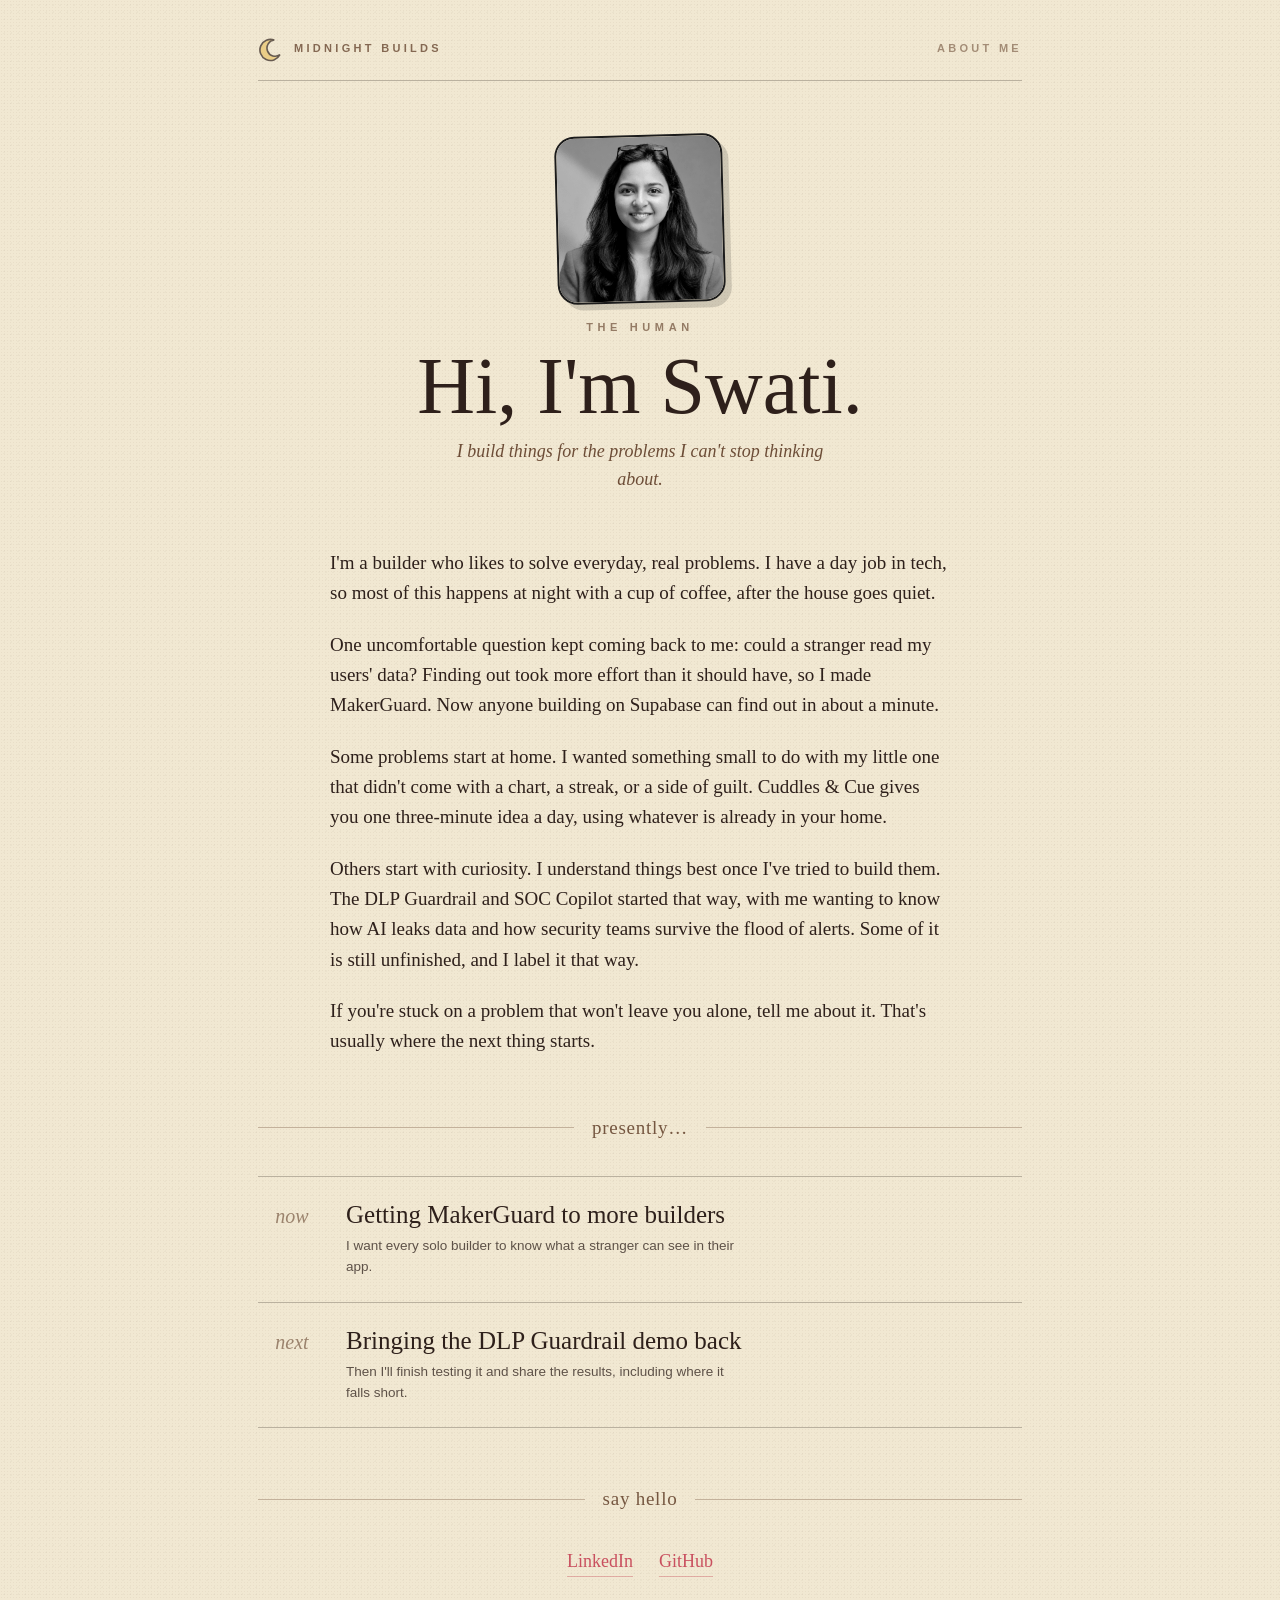
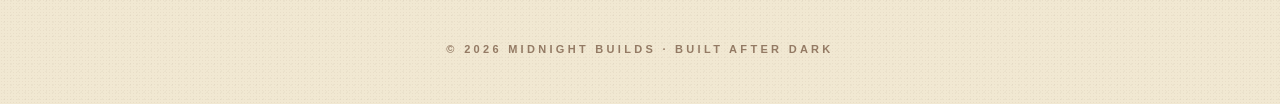
<file: about.html>
<!DOCTYPE html>
<html lang="en">
<head>
  <meta charset="UTF-8" />
  <meta name="viewport" content="width=device-width, initial-scale=1.0" />
  <title>About Me | Midnight Builds</title>
  <meta name="description" content="I'm Swati, a builder who likes to solve everyday, real problems." />
  <link rel="stylesheet" href="assets/styles.css?v=3" />
  <link rel="icon" href="data:image/svg+xml,<svg xmlns='http://www.w3.org/2000/svg' viewBox='0 0 100 100'><path d='M63 18 A38 38 0 1 0 84 74 A30 30 0 1 1 63 18 Z' fill='%23E9C46A' stroke='%232E201B' stroke-width='6'/></svg>" />
</head>
<body class="sub">
  <div class="stage">

    <header class="pageheader">
      <a class="home" href="index.html">
        <svg class="moon-mini" viewBox="0 0 32 32" aria-hidden="true"><path d="M20 5 A13 13 0 1 0 27 23 A10 10 0 1 1 20 5 Z" fill="#E9C46A" stroke="#2E201B" stroke-width="2"/></svg>
        Midnight Builds
      </a>
      <span class="crumb">about me</span>
    </header>

    <!-- ========== EDIT YOUR ABOUT PAGE HERE ==========
         Change the words between <p> and </p>, or between the > and < marks.
         Leave everything else as it is. -->

    <div class="titleblock">
      <img class="about-photo" src="assets/me.png" alt="Black and white photo of Swati" />
      <p class="dept">the human</p>
      <h1>Hi, I'm Swati.</h1>
      <p class="dek">I build things for the problems I can't stop thinking about.</p>
    </div>

    <div class="bio">
      <p>I'm a builder who likes to solve everyday, real problems. I have a day job in tech, so most of this happens at night with a cup of coffee, after the house goes quiet.</p>
      <p>One uncomfortable question kept coming back to me: could a stranger read my users' data? Finding out took more effort than it should have, so I made MakerGuard. Now anyone building on Supabase can find out in about a minute.</p>
      <p>Some problems start at home. I wanted something small to do with my little one that didn't come with a chart, a streak, or a side of guilt. Cuddles &amp; Cue gives you one three-minute idea a day, using whatever is already in your home.</p>
      <p>Others start with curiosity. I understand things best once I've tried to build them. The DLP Guardrail and SOC Copilot started that way, with me wanting to know how AI leaks data and how security teams survive the flood of alerts. Some of it is still unfinished, and I label it that way.</p>
      <p>If you're stuck on a problem that won't leave you alone, tell me about it. That's usually where the next thing starts.</p>
    </div>

    <div class="toc-rule"><span class="label">presently…</span></div>

    <div class="rows">
      <div class="row">
        <span class="row__num">now</span>
        <span class="row__body">
          <span class="row__name">Getting MakerGuard to more builders</span>
          <span class="row__desc">I want every solo builder to know what a stranger can see in their app.</span>
        </span>
      </div>
      <div class="row">
        <span class="row__num">next</span>
        <span class="row__body">
          <span class="row__name">Bringing the DLP Guardrail demo back</span>
          <span class="row__desc">Then I'll finish testing it and share the results, including where it falls short.</span>
        </span>
      </div>
    </div>

    <!-- ========== END OF YOUR ABOUT PAGE TEXT ========== -->

    <div class="toc-rule"><span class="label">say hello</span></div>

    <nav class="connect" aria-label="Elsewhere">
      <a href="https://www.linkedin.com/in/swatikumari425/" rel="me">LinkedIn</a>
      <a href="https://github.com/SwatiK425" rel="me">GitHub</a>
    </nav>

    <footer class="footer">
      <p>© <span id="yr"></span> Midnight Builds · built after dark</p>
    </footer>

  </div>
  <script>document.getElementById('yr').textContent = new Date().getFullYear();</script>
</body>
</html>
</file>
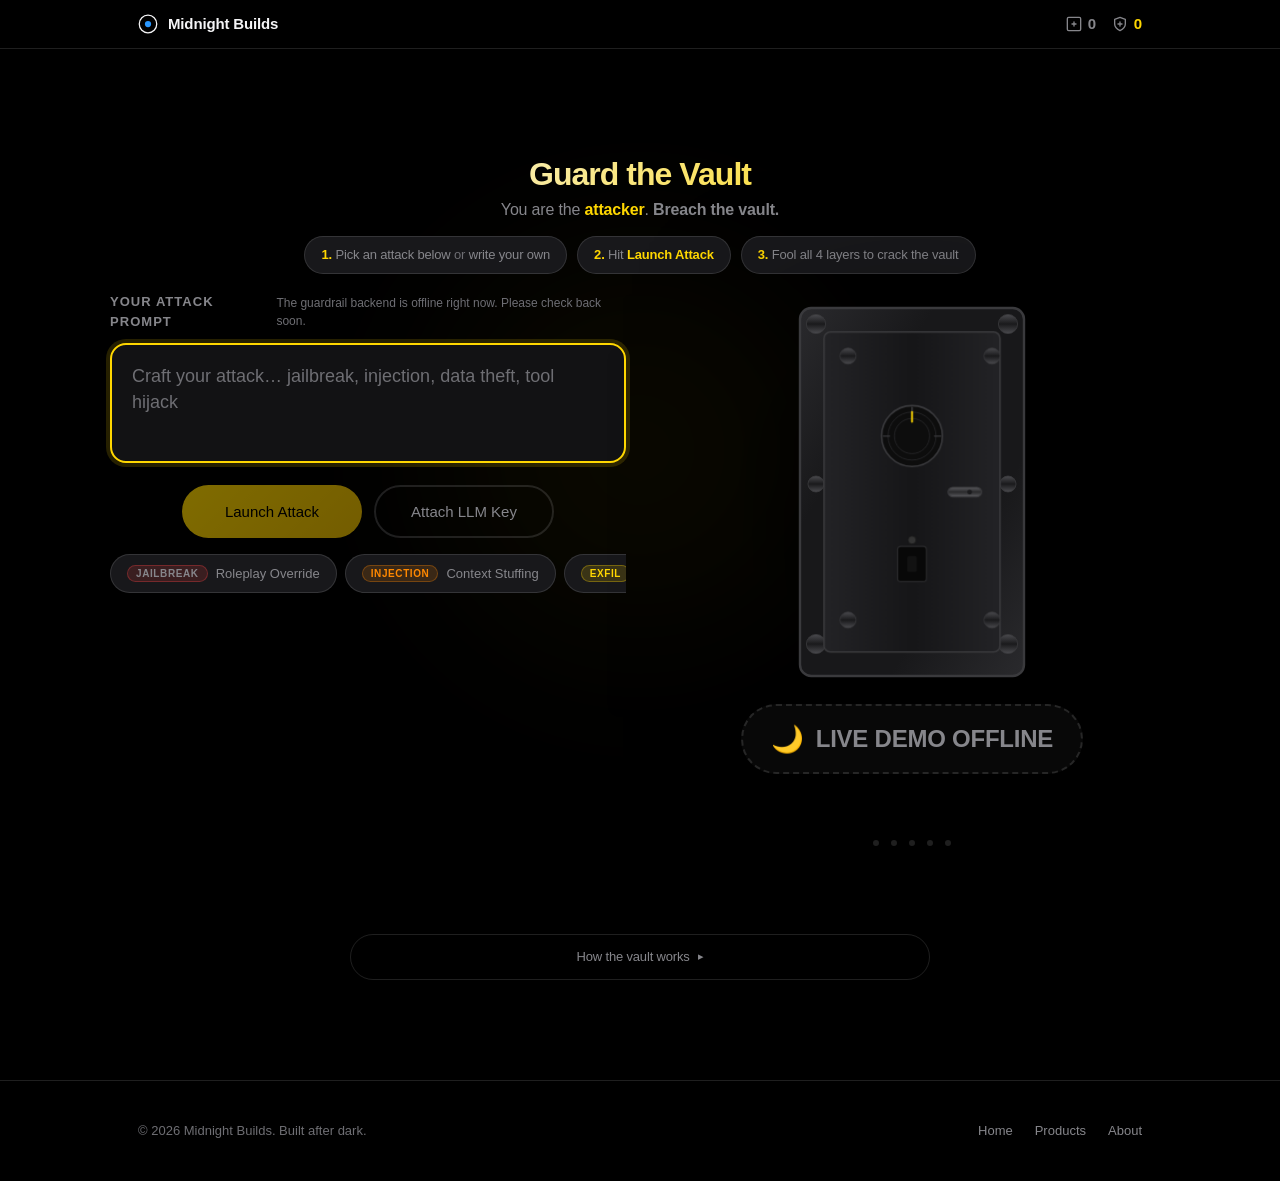
<file: guardrail.html>
<!DOCTYPE html>
<html lang="en">
<head>
  <meta charset="UTF-8" />
  <meta name="viewport" content="width=device-width, initial-scale=1.0" />
  <title>Guard the Vault | Midnight Builds</title>
  <meta name="description" content="You are the attacker. Craft prompts to breach a vault guarded by a 4-layer intent-based DLP guardrail. Bring your own LLM key." />
  <link rel="stylesheet" href="assets/styles.css" />
  <link rel="stylesheet" href="assets/guardrail.css" />
  <link rel="icon" href="data:image/svg+xml,<svg xmlns='http://www.w3.org/2000/svg' viewBox='0 0 32 32'><circle cx='16' cy='16' r='14' fill='%23000' stroke='%232997ff' stroke-width='2'/><circle cx='16' cy='16' r='5' fill='%232997ff'/></svg>" />
</head>
<body class="vault">
  <div class="vault-bg" aria-hidden="true"></div>
  
  <nav class="nav">
    <div class="nav__inner">
      <a class="brand" href="index.html">
        <svg class="brand__mark" viewBox="0 0 32 32" aria-hidden="true"><circle cx="16" cy="16" r="14" fill="none" stroke="#f5f5f7" stroke-width="2"/><circle cx="16" cy="16" r="5" fill="#2997ff"/></svg>
        Midnight Builds
      </a>
      <div class="nav__score" id="nav-score" hidden>
        <div class="stat stat--blocked" title="Attacks stopped">
          <svg width="16" height="16" viewBox="0 0 24 24" fill="none" stroke="currentColor" stroke-width="2" stroke-linecap="round" stroke-linejoin="round"><rect x="2" y="2" width="20" height="20" rx="2"/><line x1="12" y1="9" x2="12" y2="15"/><line x1="9" y1="12" x2="15" y2="12"/></svg>
          <span class="stat__value" id="stat-blocked">0</span>
        </div>
        <div class="stat stat--breached" title="Breaches">
          <svg width="16" height="16" viewBox="0 0 24 24" fill="none" stroke="currentColor" stroke-width="2" stroke-linecap="round" stroke-linejoin="round"><path d="M12 22s8-4 8-10V5l-8-3-8 3v7c0 6 8 10 8 10z"/><line x1="12" y1="9" x2="12" y2="15"/><line x1="9" y1="12" x2="15" y2="12"/></svg>
          <span class="stat__value" id="stat-breached">0</span>
        </div>
      </div>
    </div>
  </nav>

  <main class="game-stage">
    <header class="game-header">
      <h1 class="game-title">Guard the Vault</h1>
      <p class="game-subtitle">You are the <span class="role">attacker</span>. <span class="target">Breach the vault.</span></p>
      <ol class="how-to" aria-label="How to play">
        <li><strong>1.</strong> Pick an attack below <em>or</em> write your own</li>
        <li><strong>2.</strong> Hit <strong>Launch Attack</strong></li>
        <li><strong>3.</strong> Fool all 4 layers to crack the vault</li>
      </ol>
    </header>

    <div class="game-layout">
      <section class="attack-panel" aria-label="Attack controls">
        <div class="attack-zone" id="attack-zone">
          <div class="attack-label">
            <span class="attack-label__text">Your Attack Prompt</span>
            <span class="attack-label__hint" id="key-hint">No LLM key attached — heuristic layers only</span>
          </div>
          <div class="prompt-input-wrapper">
            <textarea id="prompt-input" placeholder="Craft your attack… jailbreak, injection, data theft, tool hijack" aria-label="Attack prompt" spellcheck="false"></textarea>
          </div>
          <div class="attack-actions">
            <button class="btn btn-launch" id="launch-btn" disabled><span class="btn-spinner" aria-hidden="true"></span><span class="btn-text">Launch Attack</span></button>
            <button class="btn btn-key" id="key-btn">Attach LLM Key</button>
          </div>
          <div class="arsenal" id="arsenal" role="list" aria-label="Attack templates"></div>
        </div>
      </section>

      <section class="vault-panel" aria-label="Vault status">
        <div class="vault-arena" id="vault-arena">
          <div id="vault-container" class="vault-state-locked">
            <!-- Vault SVG injected by JS module -->
          </div>
          <div id="result-banner" class="result-banner result-banner--locked visible" role="status" aria-live="polite">
            <span class="result-icon" id="result-icon">🔒</span>
            <span class="result-text" id="result-text">Vault Locked</span>
          </div>
          <div id="risk-meter" class="risk-meter" hidden>
            <div class="risk-bar"><div id="risk-fill" class="risk-fill"></div></div>
            <span class="risk-label" id="risk-label">—</span>
          </div>
          <div class="layer-indicators" id="layer-indicators" role="group" aria-label="Security layers" hidden>
            <!-- 5 dots injected by JS -->
          </div>
        </div>

        <div class="share-moment" id="share-moment" hidden>
          <button class="share-btn share-btn--primary" id="share-copy" data-text="">Share Breach</button>
          <button class="share-btn" id="share-again">Try Another Attack</button>
        </div>
      </section>
    </div>

    <details class="disclosure" id="disclosure">
      <summary>How the vault works</summary>
      <div class="disclosure-content">
        <h4>4 Layers + Your LLM Judge</h4>
        <ul>
          <li><strong>Layer 0</strong> — Decodes obfuscation (encoding, invisible chars, leetspeak, LaTeX)</li>
          <li><strong>Layer 1</strong> — Detects malicious intent combos (disclosure+retrieval, jailbreak+role, etc.)</li>
          <li><strong>Layer 2</strong> — Semantic similarity to known attack embeddings</li>
          <li><strong>Layer 3</strong> — deBERTa transformer classifier for prompt injection</li>
          <li><strong>LLM Judge</strong> — Your key (BYOK) verifies every non-confident case</li>
        </ul>
        <p style="margin-top:12px"><strong>Green dot</strong> = layer passed. <strong>Red dot</strong> = layer caught it. <strong>Gold dot</strong> = layer missed it (breach). <strong>Blue pulse</strong> = layer analyzing.</p>
      </div>
    </details>
  </main>

  <footer class="footer">
    <div class="wrap footer__inner">
      <p class="footer__copy">&copy; <span id="yr"></span> Midnight Builds. Built after dark.</p>
      <nav class="footer__nav">
        <a href="index.html">Home</a>
        <a href="index.html#products">Products</a>
        <a href="about.html">About</a>
      </nav>
    </div>
  </footer>

  <div class="key-toast" id="key-toast" role="alert" aria-live="polite" hidden>
    <div class="key-toast__row">
      <span class="key-toast__text" id="key-toast-text"></span>
      <button class="key-toast__close" id="key-toast-close" aria-label="Dismiss">&times;</button>
    </div>
  </div>

  <!-- BYOK Modal -->
  <div class="modal-overlay" id="byok-modal" hidden role="dialog" aria-modal="true" aria-labelledby="byok-title">
    <div class="modal-panel">
      <header class="modal-header">
        <h2 id="byok-title">Attach LLM Judge</h2>
        <button class="modal-close" id="byok-close" aria-label="Close">&times;</button>
      </header>
      <div class="modal-body">
        <p class="modal-desc">The LLM judge verifies every prompt the heuristic layers aren't confident about. Your key stays in this session only — never stored.</p>
        
        <div class="form-group">
          <label class="form-label" for="byok-provider">Provider</label>
          <select id="byok-provider" class="form-select">
            <option value="google">Google (Gemini) — default: gemini-2.5-flash</option>
            <option value="anthropic">Anthropic (Claude) — default: claude-3-5-haiku-latest</option>
            <option value="openai">OpenAI — default: gpt-4o-mini</option>
            <option value="openrouter">OpenRouter — default: openrouter/auto</option>
            <option value="opencode-zen">OpenCode Zen — default: deepseek-v4-flash-free</option>
          </select>
        </div>
        
        <div class="form-group">
          <label class="form-label" for="byok-key">API Key</label>
          <div class="key-input-wrapper">
            <input type="password" id="byok-key" class="form-input" placeholder="Paste your key (sk-… or leave blank for env var)" autocomplete="off" />
            <button type="button" class="key-toggle" id="byok-toggle" aria-label="Show/hide key">👁</button>
          </div>
        </div>
        
        <div class="form-group">
          <label class="form-label" for="byok-model">Model (optional)</label>
          <input type="text" id="byok-model" class="form-input" placeholder="Leave blank for provider default" />
        </div>
        
        <div class="modal-actions">
          <button class="btn btn-primary" id="byok-attach">Attach Key</button>
          <button class="btn btn-ghost" id="byok-clear" hidden>Clear Key</button>
        </div>
        
        <div id="byok-status" class="key-status key-status--neutral" hidden></div>
      </div>
    </div>
  </div>

  <script type="module" src="assets/guardrail.js"></script>
</body>
</html>
</file>
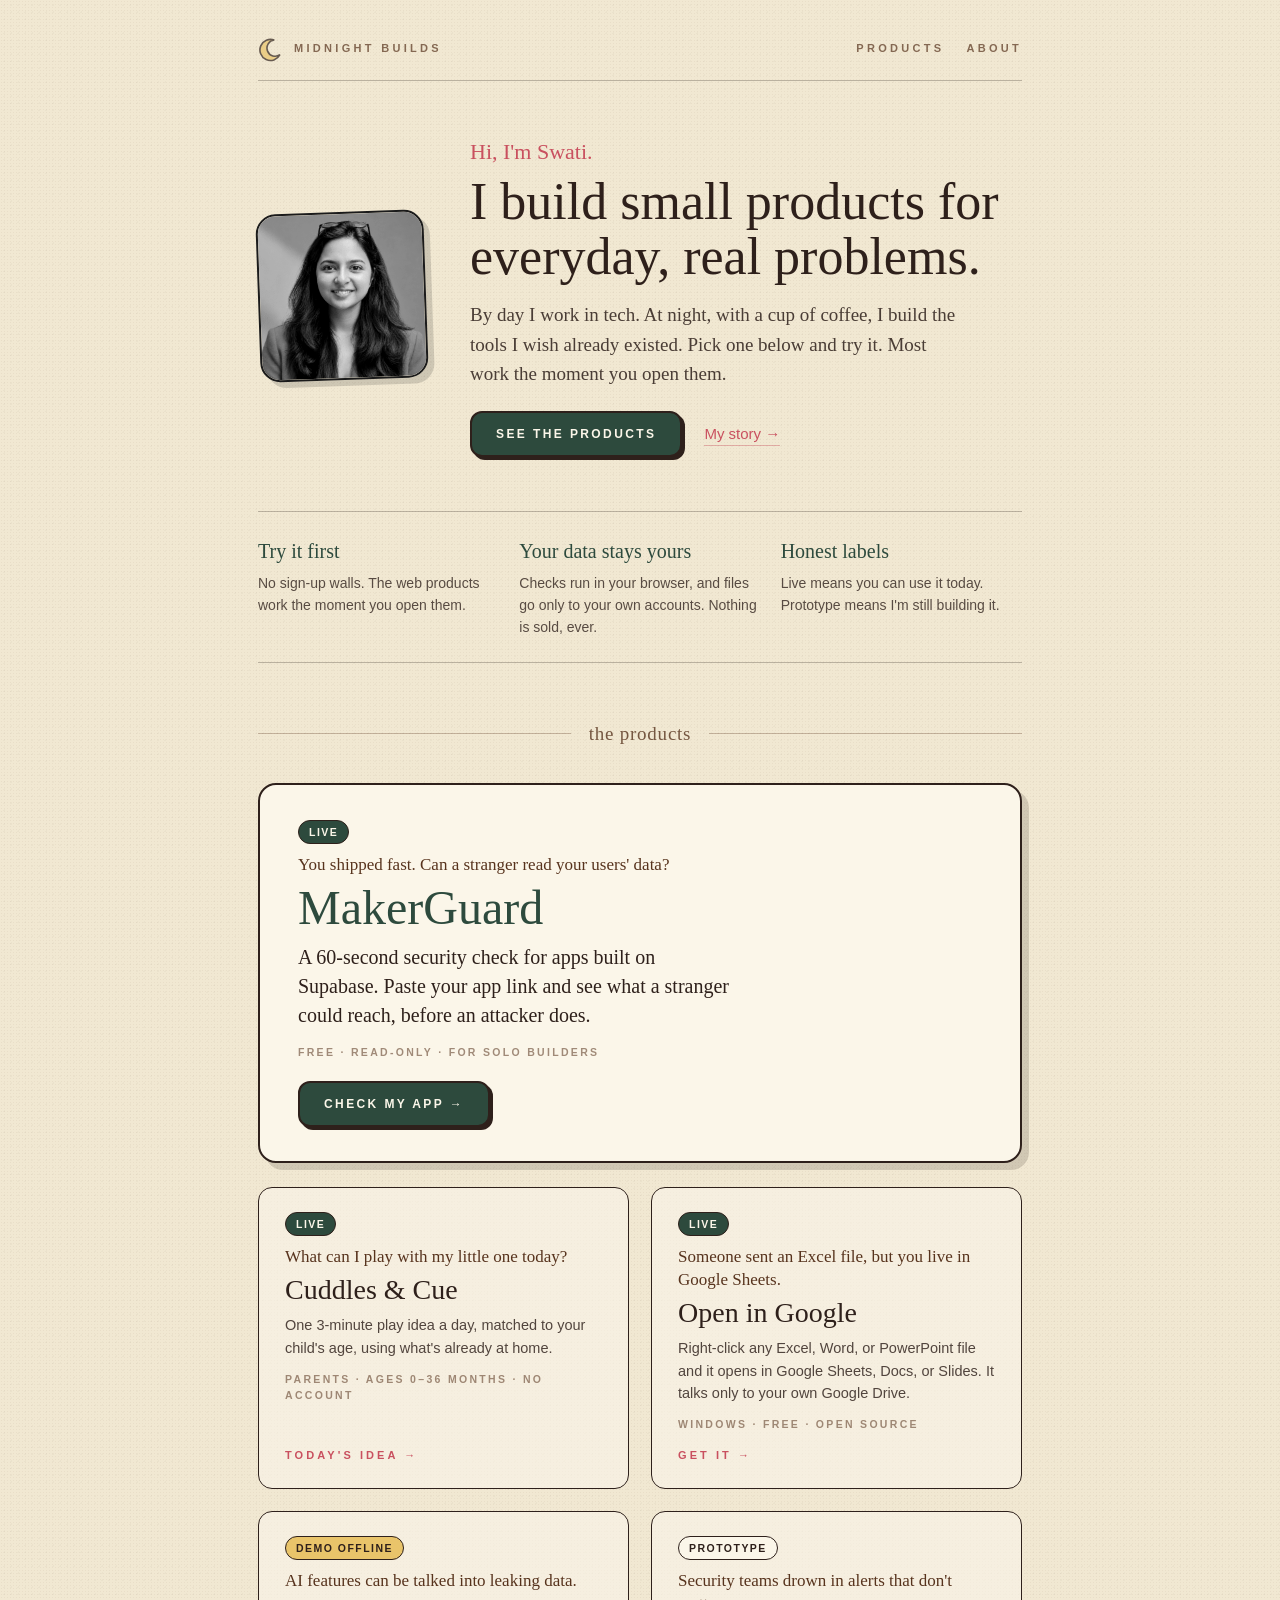
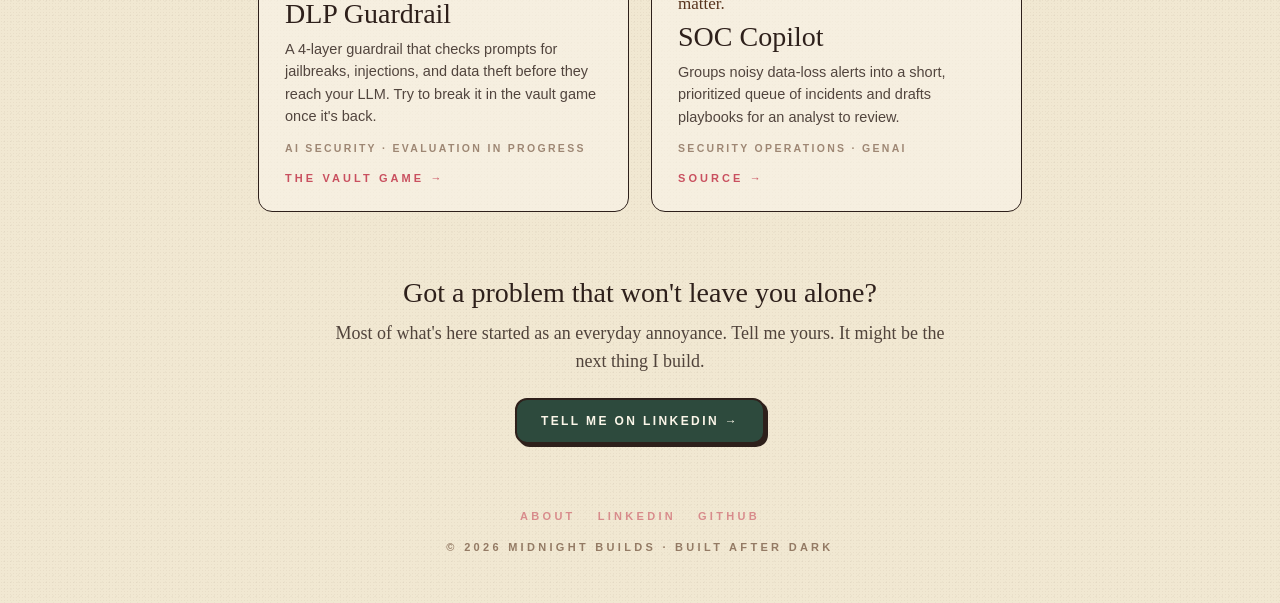
<file: projects.html>
<!DOCTYPE html>
<html lang="en">
<head>
  <meta charset="UTF-8" />
  <title>Products | Midnight Builds</title>
  <meta name="robots" content="noindex" />
  <link rel="canonical" href="https://midnightbuilds.fyi/#products" />
  <meta http-equiv="refresh" content="0; url=index.html#products" />
</head>
<body>
  <p>The products now live on the <a href="index.html#products">home page</a>.</p>
</body>
</html>
</file>
<file: assets/styles.css>
/* ============================================================
   Midnight Builds — storybook edition
   Warm paper, brown ink, hand-drawn corners.
   No frameworks. No CDNs. System fonts only.
   ============================================================ */

:root {
  --paper:  #F1E8D2;   /* desk paper */
  --cream:  #FBF6E9;   /* card / tile fill */
  --ink:    #2E201B;   /* near-black brown */
  --brown:  #57331D;   /* warm body brown */
  --forest: #2D4A3D;   /* night trees */
  --ember:  #C9505F;   /* wax-seal red */
  --moon:   #E9C46A;   /* lamplight gold */
  --line:   rgba(46,32,27,.28);
  --line-soft: rgba(46,32,27,.14);
  --accent: var(--forest);
  --serif: "Iowan Old Style", "Palatino Linotype", Palatino, Georgia, "Times New Roman", serif;
  --sans: -apple-system, BlinkMacSystemFont, "Avenir Next", "Segoe UI", Helvetica, Arial, sans-serif;
  --hand: "Segoe Print", "Bradley Hand", "Chalkboard SE", "Comic Sans MS", cursive;
}

*, *::before, *::after { box-sizing: border-box; }

html {
  -webkit-text-size-adjust: 100%;
  scroll-behavior: smooth;
}

body {
  margin: 0;
  background-color: var(--paper);
  background-image:
    radial-gradient(rgba(87,51,29,.05) 1px, transparent 1px),
    radial-gradient(rgba(87,51,29,.035) 1px, transparent 1px);
  background-size: 3px 3px, 7px 7px;
  background-position: 0 0, 1px 2px;
  color: var(--brown);
  font-family: var(--sans);
  font-size: 16px;
  line-height: 1.55;
  -webkit-font-smoothing: antialiased;
}

::selection { background: rgba(201,80,95,.22); }

:focus-visible {
  outline: 2px solid var(--ember);
  outline-offset: 3px;
  border-radius: 4px;
}

a { color: inherit; }
img, svg { display: block; max-width: 100%; }

/* ---------- stage ---------- */
.stage { width: 100%; max-width: 1060px; margin: 0 auto; padding: 0 28px; }
.home .stage { padding-top: 64px; padding-bottom: 40px; }
.sub .stage { max-width: 820px; padding-top: 36px; padding-bottom: 40px; }

/* ---------- masthead ---------- */
.masthead { text-align: center; margin-bottom: 8px; }
.masthead__doodle { width: 190px; height: auto; margin: 0 auto 10px; }
.masthead__name {
  font-family: var(--serif);
  font-weight: 400;
  font-size: clamp(46px, 8vw, 88px);
  line-height: .95;
  letter-spacing: -.01em;
  color: var(--ink);
  margin: 0;
}
.is-row { display: flex; align-items: center; justify-content: center; gap: 16px; margin: 16px 0 10px; }
.is-row::before, .is-row::after { content: ""; width: 40px; height: 1px; background: var(--brown); opacity: .45; }
.is-row span {
  font-size: 12px; font-weight: 600;
  letter-spacing: .38em; text-transform: uppercase;
  color: var(--brown); opacity: .65; margin-right: -.38em;
}
.masthead__dek {
  font-family: var(--serif);
  font-style: italic;
  font-size: clamp(19px, 2.6vw, 24px);
  color: var(--ink);
  margin: 18px auto 0;
  max-width: 46ch;
}
.masthead__aside {
  font-size: 14px; color: var(--brown); opacity: .75;
  margin: 12px auto 0; max-width: 52ch;
}

/* ---------- handwritten rule ---------- */
.toc-rule { display: flex; align-items: center; gap: 18px; margin: 56px auto 34px; max-width: 900px; }
.toc-rule::before, .toc-rule::after { content: ""; flex: 1; height: 1px; background: var(--brown); opacity: .3; }
.toc-rule .label {
  font-family: var(--hand);
  font-size: 19px;
  letter-spacing: .04em;
  color: var(--brown); opacity: .8;
  white-space: nowrap;
}

/* ---------- chapter cards ---------- */
.cards { display: grid; grid-template-columns: repeat(4, 1fr); gap: 30px; max-width: 1060px; margin: 0 auto; }
.card { text-decoration: none; display: flex; flex-direction: column; padding: 12px 10px 14px; border-radius: 14px; transition: transform .16s ease, background-color .16s ease; }
.card:hover { background: rgba(87,51,29,.05); transform: translateY(-3px); }
.card .art {
  aspect-ratio: 1 / 1;
  margin-bottom: 16px;
  display: flex; align-items: center; justify-content: center;
  background: var(--cream);
  border: 2.5px solid var(--ink);
  border-radius: 16px;
  box-shadow: 6px 6px 0 rgba(46,32,27,.16);
  padding: 20px;
  transition: transform .16s ease, box-shadow .16s ease;
}
.card:nth-child(odd) .art { transform: rotate(-1.2deg); }
.card:nth-child(even) .art { transform: rotate(1.2deg); }
.card:hover .art { transform: rotate(0deg); box-shadow: 8px 9px 0 rgba(46,32,27,.20); }
.card .art svg { width: 100%; height: 100%; }
.card__title { font-family: var(--serif); font-weight: 400; font-size: 24px; line-height: 1.05; color: var(--forest); margin: 0 0 6px; }
.card__dek { font-size: 13px; line-height: 1.5; color: var(--ink); opacity: .72; margin: 0; }
.cards--three { grid-template-columns: repeat(3, 1fr); max-width: 900px; }
.about-photo {
  width: 168px; height: 168px; object-fit: cover;
  margin: 0 auto 16px;
  border-radius: 20px;
  border: 2.5px solid var(--ink);
  box-shadow: 6px 6px 0 rgba(46,32,27,.16);
  transform: rotate(-1.5deg);
  filter: grayscale(1) contrast(1.08);
  animation: floaty 5s ease-in-out infinite;
}
@keyframes floaty {
  0%, 100% { transform: rotate(-1.5deg) translateY(0); }
  50% { transform: rotate(-1deg) translateY(-6px); }
}

/* ---------- start-here + bio ---------- */
.start { text-align: center; font-size: 15px; margin: 52px 0 34px; color: var(--brown); }
.start a { color: var(--ember); text-decoration: none; border-bottom: 1px solid rgba(201,80,95,.4); }
.start a:hover { border-bottom-color: var(--ember); }
.bio { max-width: 620px; margin: 0 auto; }
.bio p { font-family: var(--serif); font-size: 19px; line-height: 1.6; color: var(--ink); margin: 0 0 1.1em; }

/* ---------- numbered rows ---------- */
.rows { max-width: 820px; margin: 0 auto; }
.row {
  display: grid; grid-template-columns: 56px 1fr auto; gap: 26px; align-items: baseline;
  padding: 24px 6px;
  border-top: 1px solid var(--line);
  text-decoration: none;
  transition: background-color .16s ease;
}
.row:last-child { border-bottom: 1px solid var(--line); }
.row:hover { background: rgba(87,51,29,.05); }
.row__num { font-family: var(--serif); font-style: italic; font-size: 20px; color: var(--brown); opacity: .55; text-align: center; }
.row__name { font-family: var(--serif); font-size: 25px; line-height: 1.15; color: var(--ink); margin: 0 0 6px; display: block; }
.row__desc { font-size: 13.5px; line-height: 1.55; color: var(--ink); opacity: .75; margin: 0; display: block; max-width: 54ch; }
.row__meta { display: block; margin-top: 8px; font-size: 10.5px; font-weight: 600; letter-spacing: .22em; text-transform: uppercase; color: var(--brown); opacity: .55; }
.row__cta { font-size: 11px; font-weight: 700; letter-spacing: .28em; text-transform: uppercase; color: var(--ember); white-space: nowrap; }
.more { text-align: center; margin: 30px 0 0; font-size: 14px; }
.more a { color: var(--ember); text-decoration: none; border-bottom: 1px solid rgba(201,80,95,.4); }
.more a:hover { border-bottom-color: var(--ember); }

/* ---------- subpage chrome ---------- */
.pageheader {
  display: flex; align-items: center; justify-content: space-between;
  padding-bottom: 18px; margin-bottom: 54px;
  border-bottom: 1px solid var(--line);
}
.pageheader a.home {
  display: inline-flex; align-items: center; gap: 10px;
  text-decoration: none; color: var(--brown);
  font-size: 11px; font-weight: 700; letter-spacing: .3em; text-transform: uppercase;
  opacity: .7; transition: opacity .16s ease;
}
.pageheader a.home:hover { opacity: 1; }
.pageheader .moon-mini { width: 26px; height: 26px; }
.pageheader .crumb { font-size: 11px; font-weight: 700; letter-spacing: .3em; text-transform: uppercase; color: var(--brown); opacity: .5; }

.titleblock { text-align: center; margin-bottom: 54px; }
.titleblock__doodle { width: 150px; height: auto; margin: 0 auto 16px; }
.titleblock .dept { font-size: 11px; font-weight: 700; letter-spacing: .42em; text-transform: uppercase; color: var(--brown); opacity: .6; margin: 0 0 12px; }
.titleblock h1 { font-family: var(--serif); font-weight: 400; font-size: clamp(48px, 7vw, 80px); line-height: .95; color: var(--ink); margin: 0 0 14px; }
.titleblock .dek { font-family: var(--serif); font-style: italic; font-size: 18px; color: var(--brown); opacity: .85; margin: 0 auto; max-width: 46ch; }

/* ---------- letter (newsletter) ---------- */
.letter { max-width: 560px; margin: 0 auto; text-align: center; }
.letter__text { font-family: var(--serif); font-size: 19px; line-height: 1.55; color: var(--ink); margin: 0 0 22px; }
.letter__form { display: flex; gap: 10px; justify-content: center; flex-wrap: wrap; }
.letter__form input {
  flex: 1; min-width: 230px; max-width: 330px;
  font: inherit; font-size: 15px; color: var(--ink);
  background: var(--cream);
  border: 2px solid var(--ink); border-radius: 12px;
  padding: 12px 16px;
  box-shadow: 3px 3px 0 rgba(46,32,27,.16);
}
.letter__form input::placeholder { color: var(--brown); opacity: .5; }
.letter__form input:focus { outline: none; border-color: var(--ember); }
.letter__form button {
  font: inherit; font-size: 12px; font-weight: 700; letter-spacing: .22em; text-transform: uppercase;
  color: var(--cream); background: var(--ember);
  border: 2px solid var(--ink); border-radius: 12px;
  padding: 12px 24px; cursor: pointer;
  box-shadow: 3px 3px 0 var(--ink);
  transition: transform .12s ease, box-shadow .12s ease;
}
.letter__form button:hover { transform: translate(-1px,-1px); box-shadow: 4px 4px 0 var(--ink); }
.letter__form button:active { transform: translate(2px,2px); box-shadow: 0 0 0 var(--ink); }
.note { font-size: 13px; color: var(--brown); opacity: .75; margin: 16px 0 0; }
.note a { color: var(--ember); }
.note .ok { color: var(--forest); font-weight: 600; }

/* ---------- connect ---------- */
.connect { display: flex; flex-wrap: wrap; gap: 12px 26px; justify-content: center; max-width: 640px; margin: 0 auto; }
.connect a { font-family: var(--serif); font-size: 18px; color: var(--ember); text-decoration: none; border-bottom: 1px solid rgba(201,80,95,.4); transition: border-color .16s ease; }
.connect a:hover { border-bottom-color: var(--ember); }

/* ---------- footer ---------- */
.footer { margin-top: 64px; text-align: center; font-size: 11px; font-weight: 600; letter-spacing: .3em; text-transform: uppercase; color: var(--brown); opacity: .6; }
.footer p { margin: 6px 0; }
.footer__ps { font-family: var(--hand); font-size: 15px; letter-spacing: .02em; text-transform: lowercase; opacity: .85; }

/* ---------- legacy compat (wraps, nav, buttons, footer variants) ---------- */
.wrap { max-width: 1060px; margin: 0 auto; padding: 0 28px; }
.nav {
  position: sticky; top: 0; z-index: 100;
  background: rgba(241,232,210,.9);
  -webkit-backdrop-filter: blur(8px); backdrop-filter: blur(8px);
  border-bottom: 1px solid var(--line);
}
.nav__inner { max-width: 1060px; margin: 0 auto; min-height: 56px; padding: 10px 28px; display: flex; align-items: center; justify-content: space-between; gap: 16px; }
.brand { display: inline-flex; align-items: center; gap: 10px; font-family: var(--serif); font-size: 18px; color: var(--ink); text-decoration: none; }
.brand__mark { width: 20px; height: 20px; }
.nav__links { display: flex; align-items: center; gap: 24px; }
.nav__links a { font-size: 11px; font-weight: 700; letter-spacing: .22em; text-transform: uppercase; color: var(--brown); opacity: .7; text-decoration: none; }
.nav__links a:hover { opacity: 1; color: var(--ember); }
.btn {
  display: inline-flex; align-items: center; gap: 8px;
  font-size: 12px; font-weight: 700; letter-spacing: .2em; text-transform: uppercase;
  color: var(--cream); background: var(--accent);
  border: 2px solid var(--ink); border-radius: 12px;
  padding: 12px 24px; cursor: pointer; text-decoration: none;
  box-shadow: 3px 3px 0 var(--ink);
  transition: transform .12s ease, box-shadow .12s ease;
}
.btn:hover { transform: translate(-1px,-1px); box-shadow: 4px 4px 0 var(--ink); }
.btn:active { transform: translate(2px,2px); box-shadow: 0 0 0 var(--ink); }

/* ============================================================
   Vault scope — Guard the Vault stays after dark.
   guardrail.html uses <body class="vault">.
   ============================================================ */
body.vault {
  --bg: #000000;
  --bg-2: #0a0a0c;
  --surface: #121214;
  --surface-2: #18181b;
  --text: #f5f5f7;
  --text-2: #86868b;
  --text-3: #6e6e73;
  --hair: rgba(255,255,255,.12);
  --hair-2: rgba(255,255,255,.20);
  --accent: #2997ff;
  --accent-ink: #ffffff;
  --nav-h: 48px;
  --font: -apple-system, BlinkMacSystemFont, "SF Pro Display", "SF Pro Text", "Helvetica Neue", Helvetica, Arial, sans-serif;
  background: var(--bg);
  background-image: none;
  color: var(--text);
  font-family: var(--font);
  font-size: 17px;
  letter-spacing: -0.01em;
}
body.vault .nav { background: rgba(0,0,0,.72); border-bottom: 1px solid var(--hair); }
body.vault .nav__inner { min-height: var(--nav-h); }
body.vault .brand { font-family: var(--font); font-size: 15px; font-weight: 600; letter-spacing: -0.01em; color: var(--text); }
body.vault .btn {
  font-family: var(--font); font-size: 15px; font-weight: 500; letter-spacing: normal; text-transform: none;
  background: var(--accent); color: var(--accent-ink);
  border: none; border-radius: 980px; box-shadow: none;
}
body.vault .btn:hover { transform: none; box-shadow: none; opacity: .88; }
body.vault .footer { font-family: var(--font); font-size: 13px; font-weight: 400; letter-spacing: normal; text-transform: none; opacity: 1; border-top: 1px solid var(--hair); padding: 40px 0; margin-top: 0; }
body.vault .footer__inner { display: flex; justify-content: space-between; align-items: center; flex-wrap: wrap; gap: 16px; }
body.vault .footer__copy { color: var(--text-3); margin: 0; }
body.vault .footer__nav { display: flex; gap: 22px; }
body.vault .footer__nav a { color: var(--text-2); text-decoration: none; }
body.vault .footer__nav a:hover { color: var(--text); }

/* ---------- product showcase ---------- */
.status {
  display: inline-block; margin-bottom: 10px; padding: 3px 10px;
  font-size: 10.5px; font-weight: 700; letter-spacing: .14em; text-transform: uppercase;
  border: 1.5px solid var(--ink); border-radius: 999px;
  background: var(--cream); color: var(--ink);
}
.status--live { background: var(--forest); color: var(--cream); }
.status--offline { background: var(--moon); }
.flagship {
  display: block; max-width: 900px; margin: 0 auto; padding: 34px 38px;
  text-decoration: none; background: var(--cream);
  border: 2.5px solid var(--ink); border-radius: 18px;
  box-shadow: 7px 7px 0 rgba(46,32,27,.16);
  transition: transform .16s ease, box-shadow .16s ease;
}
.flagship:hover { transform: translateY(-2px); box-shadow: 9px 10px 0 rgba(46,32,27,.2); }
.flagship__name { display: block; font-family: var(--serif); font-size: clamp(34px, 5vw, 48px); line-height: 1.05; color: var(--forest); margin-bottom: 10px; }
.flagship__desc { display: block; font-family: var(--serif); font-size: 20px; line-height: 1.45; color: var(--ink); max-width: 44ch; margin-bottom: 14px; }
.flagship .btn { margin-top: 20px; }

/* ---------- portfolio home ---------- */
.stage--wide { max-width: 980px; }
.topnav { display: flex; gap: 22px; }
.topnav a { font-size: 11px; font-weight: 700; letter-spacing: .3em; text-transform: uppercase; color: var(--brown); opacity: .7; text-decoration: none; }
.topnav a:hover { opacity: 1; color: var(--ember); }
.hero { display: grid; grid-template-columns: 168px 1fr; gap: 44px; align-items: center; max-width: 900px; margin: 0 auto; }
.hero__photo { width: 168px; height: 168px; object-fit: cover; border-radius: 20px; border: 2.5px solid var(--ink); box-shadow: 6px 6px 0 rgba(46,32,27,.16); transform: rotate(-2deg); filter: grayscale(1) contrast(1.08); }
.hero__hi { font-family: var(--hand); font-size: 22px; color: var(--ember); margin: 0 0 6px; }
.hero__title { font-family: var(--serif); font-weight: 400; font-size: clamp(34px, 5vw, 52px); line-height: 1.05; color: var(--ink); margin: 0 0 16px; }
.hero__dek { font-family: var(--serif); font-size: 19px; line-height: 1.55; color: var(--ink); opacity: .85; margin: 0 0 22px; max-width: 52ch; }
.hero__links { display: flex; align-items: center; gap: 22px; flex-wrap: wrap; margin: 0; }
.hero__link { color: var(--ember); text-decoration: none; border-bottom: 1px solid rgba(201,80,95,.4); font-size: 15px; }
.hero__link:hover { border-bottom-color: var(--ember); }
.principles { display: grid; grid-template-columns: repeat(3, 1fr); gap: 20px; max-width: 900px; margin: 54px auto 0; padding: 24px 0; border-top: 1px solid var(--line); border-bottom: 1px solid var(--line); }
.principle__title { font-family: var(--serif); font-size: 20px; color: var(--forest); margin: 0 0 6px; }
.principle__text { font-size: 14px; line-height: 1.55; color: var(--ink); opacity: .78; margin: 0; }
.card-problem { display: block; font-family: var(--hand); font-size: 17px; line-height: 1.35; color: var(--brown); margin-bottom: 6px; }
.pgrid { display: grid; grid-template-columns: repeat(2, 1fr); gap: 22px; max-width: 900px; margin: 24px auto 0; }
.pcard {
  display: flex; flex-direction: column; align-items: flex-start; padding: 24px 26px;
  text-decoration: none; background: rgba(251,246,233,.6);
  border: 1.5px solid var(--ink); border-radius: 14px;
  transition: background-color .16s ease, transform .16s ease;
}
.pcard:hover { background: var(--cream); transform: translateY(-2px); }
.pcard__name { font-family: var(--serif); font-size: 28px; line-height: 1.1; color: var(--ink); margin-bottom: 8px; }
.pcard__desc { font-size: 14.5px; line-height: 1.55; color: var(--ink); opacity: .82; margin-bottom: 12px; }
.pcard .row__meta { margin: 0 0 14px; }
.pcard .row__cta { margin-top: auto; }
.invite { max-width: 620px; margin: 64px auto 0; text-align: center; }
.invite__title { font-family: var(--serif); font-size: 28px; line-height: 1.2; color: var(--ink); margin: 0 0 10px; }
.invite__text { font-family: var(--serif); font-size: 18px; line-height: 1.55; color: var(--ink); opacity: .82; margin: 0 0 22px; }
.footer__links { display: flex; justify-content: center; gap: 22px; margin-bottom: 14px; }
.footer__links a { color: var(--ember); text-decoration: none; }

/* ---------- responsive ---------- */
@media (max-width: 760px) {
  .hero { grid-template-columns: 1fr; gap: 24px; text-align: left; }
  .hero__photo { width: 120px; height: 120px; }
  .principles, .pgrid { grid-template-columns: 1fr; }
  .principles { gap: 16px; }
}
@media (max-width: 900px) {
  .cards { grid-template-columns: repeat(2, 1fr); gap: 20px; }
}
@media (max-width: 680px) {
  .flagship { padding: 26px 22px; }
}
@media (max-width: 640px) {
  .home .stage { padding-top: 48px; }
  .row { grid-template-columns: 1fr; gap: 6px; }
  .row__num { text-align: left; font-size: 16px; }
  .row__cta { margin-top: 4px; }
  .toc-rule .label { white-space: normal; text-align: center; }
  .nav__links { gap: 16px; }
  .nav__links a { letter-spacing: .12em; }
}

@media (prefers-reduced-motion: reduce) {
  * { transition: none !important; animation: none !important; scroll-behavior: auto !important; }
}
</file>
<file: assets/guardrail.css>
/* ============================================================
   Guard the Vault — Game Styles
   Uses Midnight Builds design tokens from styles.css
   ============================================================ */

/* CSS Variables specific to guardrail (extend styles.css tokens) */
:root {
  --gold: #ffd700;
  --gold-warm: #ffc84c;
  --gold-dim: #b89600;
  --vault-glow: radial-gradient(ellipse at center, rgba(255,215,0,0.25) 0%, transparent 70%);
  --surface-2: #18181b;
}

/* Vault Background */
.vault-bg {
  position: fixed;
  top: 0; left: 0; right: 0; bottom: 0;
  pointer-events: none;
  z-index: 0;
  opacity: 0.6;
}
.vault-bg::before {
  content: '';
  position: absolute;
  top: 50%; left: 50%;
  transform: translate(-50%, -50%);
  width: 600px; height: 600px;
  background: var(--vault-glow);
  border-radius: 50%;
  filter: blur(80px);
  opacity: 0.4;
}

/* Nav Score */
.nav__score {
  display: flex;
  align-items: center;
  gap: 16px;
  font-size: 13px;
  color: var(--text-2);
}
.stat {
  display: flex;
  align-items: center;
  gap: 6px;
  font-variant-numeric: tabular-nums;
}
.stat__value {
  font-weight: 600;
  color: var(--text);
  font-size: 15px;
}
.stat--blocked .stat__value { color: var(--block); }
.stat--breached .stat__value { color: var(--gold); }

/* Game Stage */
.game-stage {
  flex: 1;
  display: flex;
  flex-direction: column;
  align-items: center;
  justify-content: center;
  padding: calc(var(--nav-h) + 60px) 22px 100px;
  min-height: 100vh;
  position: relative;
}

/* Game Header — compact: title + 3-step strip, no scrolling needed to start */
.game-header {
  text-align: center;
  max-width: 860px;
  margin-bottom: 18px;
  z-index: 1;
  position: relative;
  opacity: 0;
  animation: fade-in 0.6s ease forwards;
}
.game-title {
  font-size: clamp(24px, 4vw, 32px);
  font-weight: 700;
  letter-spacing: -0.03em;
  line-height: 1.1;
  margin: 0 0 6px;
  background: linear-gradient(135deg, var(--text) 0%, var(--gold) 100%);
  -webkit-background-clip: text;
  -webkit-text-fill-color: transparent;
  background-clip: text;
}
.game-subtitle {
  font-size: clamp(14px, 2vw, 16px);
  color: var(--text-2);
  margin: 0;
  line-height: 1.5;
}
.game-subtitle .role { color: var(--gold); font-weight: 600; }
.game-subtitle .target { color: var(--block); font-weight: 600; }

/* How-to strip: the whole game explained in one glance */
.how-to {
  display: flex;
  gap: 10px;
  justify-content: center;
  flex-wrap: wrap;
  list-style: none;
  margin: 14px 0 0;
  padding: 0;
}
.how-to li {
  font-size: 13px;
  color: var(--text-2);
  background: var(--surface-2);
  border: 1px solid var(--hair);
  border-radius: 980px;
  padding: 8px 16px;
  white-space: nowrap;
}
.how-to li strong { color: var(--gold); }
.how-to li em { font-style: normal; color: var(--text-3); }

@keyframes fade-in {
  from { opacity: 0; transform: translateY(12px); }
  to { opacity: 1; transform: translateY(0); }
}

/* Side-by-side layout: attack left, vault right — playable above the fold */
.game-layout {
  display: grid;
  grid-template-columns: minmax(0, 1fr) minmax(0, 1fr);
  gap: 28px;
  align-items: start;
  width: 100%;
  max-width: 1060px;
  z-index: 1;
  position: relative;
}
.attack-panel, .vault-panel {
  min-width: 0;
  display: flex;
  flex-direction: column;
  align-items: stretch;
}
.vault-panel { align-items: center; }

/* Vault Arena */
.vault-arena {
  position: relative;
  z-index: 1;
  width: 100%;
  max-width: 100%;
  display: flex;
  flex-direction: column;
  align-items: center;
  gap: 12px;
}

#vault-svg {
  width: 100%;
  height: auto;
  max-height: 400px;
  filter: drop-shadow(0 40px 80px rgba(0,0,0,0.6));
}

/* Vault Door States */
.vault-state-locked .vault-door { transform-origin: left center; transform: rotateY(0deg); }
.vault-state-testing .vault-door { animation: vault-breathe 2s ease-in-out infinite; transform-origin: left center; }
.vault-state-breached .vault-door { animation: vault-swing 1.1s cubic-bezier(0.22, 1, 0.36, 1) forwards; transform-origin: left center; }
.vault-state-rejected .vault-door { animation: vault-reject 0.45s cubic-bezier(0.36, 0.07, 0.19, 0.97) forwards; transform-origin: left center; }

@keyframes vault-breathe {
  0%, 100% { transform: scale(1) rotateY(0deg); }
  50% { transform: scale(1.005) rotateY(0deg); }
}
@keyframes vault-swing {
  from { transform: rotateY(0deg); }
  to { transform: rotateY(-110deg); }
}
@keyframes vault-reject {
  0% { transform: translateX(0) rotateY(0deg); }
  20% { transform: translateX(-14px) rotateY(0deg); }
  40% { transform: translateX(10px) rotateY(0deg); }
  60% { transform: translateX(-6px) rotateY(0deg); }
  80% { transform: translateX(3px) rotateY(0deg); }
  100% { transform: translateX(0) rotateY(0deg); }
}

/* Vault Interior - revealed on breach */
.vault-interior {
  opacity: 0;
  transform: scale(0.85) translateX(-20px);
  transition: opacity 0.8s ease 0.6s, transform 0.8s cubic-bezier(0.22, 1, 0.36, 1) 0.6s;
  pointer-events: none;
}
.vault-state-breached .vault-interior {
  opacity: 1;
  transform: scale(1) translateX(0);
}

/* Gold glow inside vault */
.vault-gold-glow { animation: gold-pulse 3s ease-in-out infinite; }
@keyframes gold-pulse {
  0%, 100% { opacity: 0.4; transform: scale(1); }
  50% { opacity: 0.8; transform: scale(1.05); }
}
.vault-gold-particle { opacity: 0; transform: scale(0); }
.vault-state-breached .vault-gold-particle { animation: gold-burst 1.5s ease-out forwards; }
@keyframes gold-burst {
  0% { transform: translate(0,0) scale(0); opacity: 1; }
  100% { transform: translate(var(--tx), var(--ty)) scale(1); opacity: 0; }
}

/* Shield flash on reject */
.vault-shield { opacity: 0; transform: scale(0.8); }
.vault-state-rejected .vault-shield { animation: shield-flash 0.5s ease-out forwards; }
@keyframes shield-flash {
  0% { opacity: 0; transform: scale(0.8); }
  20% { opacity: 1; transform: scale(1); }
  100% { opacity: 0; transform: scale(1.4); }
}

/* Red scan lines on reject */
.vault-scan-lines { opacity: 0; }
.vault-state-rejected .vault-scan-lines { animation: scan-sweep 0.6s ease-out forwards; }
@keyframes scan-sweep {
  0% { opacity: 0; stroke-dashoffset: 200; }
  50% { opacity: 0.8; stroke-dashoffset: 0; }
  100% { opacity: 0; stroke-dashoffset: -200; }
}

/* Result Banner */
.result-banner {
  display: inline-flex;
  align-items: center;
  gap: 12px;
  padding: 14px 28px;
  border-radius: 980px;
  font-size: clamp(18px, 2.8vw, 24px);
  font-weight: 700;
  letter-spacing: -0.01em;
  text-transform: uppercase;
  opacity: 0;
  transform: translateY(16px) scale(0.95);
  transition: all 0.4s cubic-bezier(0.22, 1, 0.36, 1);
  min-width: 0;
  justify-content: center;
}
.result-banner.visible { opacity: 1; transform: translateY(0) scale(1); }
.result-banner--locked { background: rgba(255,255,255,0.03); border: 2px dashed var(--hair); color: var(--text-2); }
.result-banner--testing { background: rgba(41,151,255,0.12); border: 2px solid var(--accent); color: var(--accent); animation: banner-pulse 1.5s ease-in-out infinite; }
.result-banner--breached { background: linear-gradient(135deg, rgba(255,215,0,0.18), rgba(255,215,0,0.06)); border: 2px solid var(--gold); color: var(--gold); box-shadow: 0 0 50px rgba(255,215,0,0.25), inset 0 0 50px rgba(255,215,0,0.08); }
.result-banner--rejected { background: linear-gradient(135deg, rgba(255,68,68,0.18), rgba(255,68,68,0.06)); border: 2px solid var(--block); color: var(--block); box-shadow: 0 0 50px rgba(255,68,68,0.25), inset 0 0 50px rgba(255,68,68,0.08); }
@keyframes banner-pulse {
  0%, 100% { box-shadow: 0 0 20px rgba(41,151,255,0.2); }
  50% { box-shadow: 0 0 50px rgba(41,151,255,0.4), inset 0 0 40px rgba(41,151,255,0.1); }
}
.result-icon { font-size: 1.1em; line-height: 1; }
.result-text { font-variant-numeric: tabular-nums; }

/* Risk Meter */
.risk-meter {
  display: flex;
  align-items: center;
  gap: 12px;
  width: 100%;
  max-width: 320px;
  opacity: 0;
  transition: opacity 0.3s ease 0.2s;
}
.risk-meter.visible { opacity: 1; }
.risk-bar { flex: 1; height: 6px; background: var(--surface); border-radius: 980px; overflow: hidden; position: relative; }
.risk-fill { height: 100%; border-radius: 980px; transition: width 0.6s cubic-bezier(0.22, 1, 0.36, 1), background 0.3s; }
.risk-label { font-size: 13px; color: var(--text-3); font-variant-numeric: tabular-nums; min-width: 50px; text-align: right; }

/* Attack Zone — fills the left panel, no top margin in grid context */
.attack-zone {
  width: 100%;
  max-width: none;
  margin-top: 0;
  z-index: 1;
  position: relative;
  opacity: 0;
  animation: slide-up 0.6s ease 0.3s forwards;
}
@keyframes slide-up {
  from { opacity: 0; transform: translateY(20px); }
  to { opacity: 1; transform: translateY(0); }
}

.attack-label {
  display: flex;
  align-items: center;
  justify-content: space-between;
  margin-bottom: 10px;
}
.attack-label__text { font-size: 13px; font-weight: 600; letter-spacing: .08em; text-transform: uppercase; color: var(--text-2); }
.attack-label__hint { font-size: 12px; color: var(--text-3); font-weight: 400; letter-spacing: 0; text-transform: none; }

.prompt-input-wrapper { position: relative; }
#prompt-input {
  width: 100%;
  min-height: 120px;
  padding: 18px 20px;
  background: var(--surface-2);
  border: 2px solid var(--hair);
  border-radius: 16px;
  color: var(--text);
  font-family: inherit;
  font-size: clamp(16px, 2.2vw, 18px);
  line-height: 1.45;
  resize: none;
  outline: none;
  transition: border-color 0.2s, box-shadow 0.2s, background 0.2s;
}
#prompt-input::placeholder { color: var(--text-3); }
#prompt-input:focus { border-color: var(--gold); box-shadow: 0 0 0 4px rgba(255,215,0,0.15); background: var(--surface); }
#prompt-input:disabled { opacity: 0.5; cursor: not-allowed; }
#prompt-input.testing { border-color: var(--accent); box-shadow: 0 0 0 4px rgba(41,151,255,0.15); }

.attack-actions { display: flex; gap: 12px; margin-top: 14px; justify-content: center; flex-wrap: wrap; }
.btn { display: inline-flex; align-items: center; justify-content: center; gap: 10px; font-size: 16px; font-weight: 600; padding: 16px 28px; border-radius: 980px; border: none; cursor: pointer; transition: all 0.2s ease; min-width: 180px; }
.btn-launch { background: linear-gradient(135deg, var(--gold) 0%, #e6b800 100%); color: #000; box-shadow: 0 4px 20px rgba(255,215,0,0.3); }
.btn-launch:hover:not(:disabled) { transform: translateY(-2px); box-shadow: 0 8px 30px rgba(255,215,0,0.45); }
.btn-launch:active { transform: translateY(0); }
.btn-launch:disabled { opacity: 0.5; cursor: not-allowed; transform: none; box-shadow: 0 4px 20px rgba(255,215,0,0.15); }
.btn-key { background: transparent; color: var(--text-2); border: 2px solid var(--hair); }
.btn-key:hover { border-color: var(--gold); color: var(--gold); }
.btn-key.active { background: rgba(255,215,0,0.1); border-color: var(--gold); color: var(--gold); }
.btn-primary { background: var(--accent); color: var(--accent-ink); }
.btn-primary:hover:not(:disabled) { background: #1a86e8; }
.btn-ghost { background: transparent; color: var(--text-2); border: 2px solid var(--hair); }
.btn-ghost:hover { border-color: var(--accent); color: var(--accent); }

.btn-spinner { width: 20px; height: 20px; border: 2px solid transparent; border-top-color: currentColor; border-radius: 50%; animation: spin 0.8s linear infinite; display: none; }
.btn.loading .btn-spinner { display: block; }
.btn.loading .btn-text { opacity: 0; }
@keyframes spin { to { transform: rotate(360deg); } }

/* Arsenal */
.arsenal { display: flex; gap: 8px; margin-top: 16px; overflow-x: auto; padding-bottom: 8px; -webkit-overflow-scrolling: touch; scrollbar-width: none; }
.arsenal::-webkit-scrollbar { display: none; }
.arsenal-item { flex: 0 0 auto; padding: 10px 16px; background: var(--surface-2); border: 1px solid var(--hair); border-radius: 980px; font-size: 13px; color: var(--text-2); cursor: pointer; white-space: nowrap; transition: all 0.2s; display: flex; align-items: center; gap: 8px; }
.arsenal-item:hover { border-color: var(--gold); color: var(--gold); background: var(--surface); }
.arsenal-tag { font-size: 10px; font-weight: 700; letter-spacing: .06em; text-transform: uppercase; padding: 2px 8px; border-radius: 980px; background: rgba(255,255,255,0.08); color: var(--text-3); }
.arsenal-tag--jailbreak { background: rgba(255,68,68,0.15); color: var(--block); border: 1px solid rgba(255,68,68,0.3); }
.arsenal-tag--injection { background: rgba(255,136,0,0.15); color: #ff8800; border: 1px solid rgba(255,136,0,0.3); }
.arsenal-tag--exfil { background: rgba(255,215,0,0.15); color: var(--gold); border: 1px solid rgba(255,215,0,0.3); }
.arsenal-tag--benign { background: rgba(68,255,68,0.15); color: var(--allow); border: 1px solid rgba(68,255,68,0.3); }

/* Layer Indicators */
.layer-indicators { display: flex; gap: 8px; justify-content: center; margin-top: 20px; padding: 0 12px; }
.layer-dot { width: 10px; height: 10px; border-radius: 50%; background: var(--hair); border: 2px solid var(--bg); transition: all 0.3s ease; position: relative; }
.layer-dot::after { content: ''; position: absolute; inset: -4px; border-radius: 50%; border: 2px solid transparent; transition: border-color 0.3s; }
.layer-dot.active { background: var(--accent); box-shadow: 0 0 12px var(--accent); }
.layer-dot.active::after { border-color: var(--accent); animation: dot-pulse 1s ease-in-out infinite; }
.layer-dot.passed { background: var(--allow); box-shadow: 0 0 12px var(--allow); }
.layer-dot.failed { background: var(--block); box-shadow: 0 0 12px var(--block); }
.layer-dot.breached { background: var(--gold); box-shadow: 0 0 12px var(--gold); }
@keyframes dot-pulse { 0%, 100% { transform: scale(1); opacity: 0.5; } 50% { transform: scale(1.4); opacity: 1; } }
.layer-tooltip { position: absolute; bottom: 140%; left: 50%; transform: translateX(-50%); white-space: nowrap; background: var(--surface); border: 1px solid var(--hair); border-radius: 8px; padding: 8px 12px; font-size: 11px; color: var(--text-2); opacity: 0; visibility: hidden; transition: all 0.2s; pointer-events: none; z-index: 10; }
.layer-dot:hover .layer-tooltip { opacity: 1; visibility: visible; bottom: 150%; }

/* Key Toast */
.key-toast { position: fixed; bottom: 32px; left: 50%; transform: translateX(-50%) translateY(100px); background: var(--surface); border: 1px solid var(--hair); border-radius: 12px; padding: 14px 20px; max-width: 90vw; width: 400px; box-shadow: 0 20px 60px rgba(0,0,0,0.5); z-index: 200; opacity: 0; transition: all 0.3s cubic-bezier(0.22, 1, 0.36, 1); pointer-events: none; }
.key-toast.visible { opacity: 1; transform: translateX(-50%) translateY(0); pointer-events: auto; }
.key-toast--success { border-color: var(--gold); background: rgba(255,215,0,0.05); }
.key-toast--error { border-color: var(--block); }
.key-toast__row { display: flex; align-items: center; justify-content: space-between; gap: 12px; }
.key-toast__text { font-size: 14px; color: var(--text); }
.key-toast__text strong { color: var(--text); }
.key-toast__close { background: none; border: none; color: var(--text-3); font-size: 20px; cursor: pointer; padding: 0; line-height: 1; }

/* Disclosure */
.disclosure { width: 100%; max-width: 580px; margin-top: 20px; z-index: 1; position: relative; opacity: 0; animation: fade-in 0.6s ease 0.7s forwards; }
.disclosure summary { cursor: pointer; display: flex; align-items: center; justify-content: center; gap: 8px; padding: 12px; color: var(--text-2); font-size: 13px; font-weight: 500; border: 1px solid var(--hair); border-radius: 980px; transition: all 0.2s; }
.disclosure summary:hover { border-color: var(--accent); color: var(--accent); }
.disclosure summary::-webkit-details-marker { display: none; }
.disclosure summary::after { content: "▸"; font-size: 11px; transition: transform 0.2s; }
.disclosure[open] summary::after { transform: rotate(90deg); }
.disclosure-content { padding: 20px; background: var(--surface-2); border: 1px solid var(--hair); border-radius: 12px; margin-top: 10px; font-size: 13px; line-height: 1.7; color: var(--text-2); }
.disclosure-content h4 { margin: 0 0 12px; font-size: 12px; font-weight: 600; color: var(--text); text-transform: uppercase; letter-spacing: .08em; }
.disclosure-content ul { margin: 0; padding-left: 20px; }
.disclosure-content li { margin: 6px 0; }
.disclosure-content code { background: rgba(255,255,255,0.08); padding: 2px 6px; border-radius: 4px; font-size: 12px; color: var(--gold); }

/* Share Moment */
.share-moment { display: flex; gap: 12px; justify-content: center; margin-top: 24px; opacity: 0; transform: translateY(10px); transition: all 0.4s cubic-bezier(0.22, 1, 0.36, 1); }
.share-moment.visible { opacity: 1; transform: translateY(0); }
.share-btn { display: inline-flex; align-items: center; gap: 8px; padding: 12px 20px; background: var(--surface); border: 1px solid var(--hair); border-radius: 980px; font-size: 14px; font-weight: 500; color: var(--text-2); cursor: pointer; transition: all 0.2s; }
.share-btn:hover { border-color: var(--gold); color: var(--gold); }
.share-btn.copied { border-color: var(--allow); color: var(--allow); }
.share-btn--primary { background: linear-gradient(135deg, var(--gold) 0%, #e6b800 100%); color: #000; border-color: transparent; }
.share-btn--primary:hover { transform: translateY(-1px); box-shadow: 0 6px 20px rgba(255,215,0,0.3); }

/* BYOK Modal */
.modal-overlay { position: fixed; inset: 0; background: rgba(0,0,0,0.8); -webkit-backdrop-filter: blur(8px); backdrop-filter: blur(8px); z-index: 1000; display: flex; align-items: center; justify-content: center; padding: 24px; opacity: 0; visibility: hidden; transition: opacity 0.2s ease, visibility 0.2s ease; }
.modal-overlay.visible { opacity: 1; visibility: visible; }
.modal-panel { background: var(--surface); border: 1px solid var(--hair); border-radius: 16px; max-width: 420px; width: 100%; max-height: 90vh; overflow-y: auto; transform: scale(0.95) translateY(20px); transition: transform 0.2s ease; }
.modal-overlay.visible .modal-panel { transform: scale(1) translateY(0); }
.modal-header { display: flex; align-items: center; justify-content: space-between; padding: 20px 24px; border-bottom: 1px solid var(--hair); }
.modal-header h2 { margin: 0; font-size: 18px; font-weight: 600; }
.modal-close { background: none; border: none; color: var(--text-2); font-size: 24px; cursor: pointer; line-height: 1; padding: 0; width: 32px; height: 32px; display: flex; align-items: center; justify-content: center; border-radius: 50%; transition: all 0.2s; }
.modal-close:hover { background: var(--surface-2); color: var(--text); }
.modal-body { padding: 24px; }
.modal-desc { margin: 0 0 20px; font-size: 14px; color: var(--text-2); line-height: 1.5; }
.form-group { margin-bottom: 16px; }
.form-label { display: block; font-size: 12px; font-weight: 600; letter-spacing: .08em; text-transform: uppercase; color: var(--text-2); margin-bottom: 8px; }
.form-select, .form-input { width: 100%; background: var(--surface-2); color: var(--text); border: 1px solid var(--hair); padding: 12px 16px; border-radius: 10px; font-family: inherit; font-size: 15px; outline: none; transition: border-color 0.2s, box-shadow 0.2s; }
.form-select:focus, .form-input:focus { border-color: var(--accent); box-shadow: 0 0 0 3px rgba(41,151,255,0.15); }
.form-input::placeholder { color: var(--text-3); }
.key-input-wrapper { position: relative; }
.key-toggle { position: absolute; right: 12px; top: 50%; transform: translateY(-50%); background: none; border: none; color: var(--text-2); font-size: 16px; cursor: pointer; padding: 4px; line-height: 1; }
.key-toggle:hover { color: var(--text); }
.modal-actions { display: flex; gap: 12px; margin-top: 8px; }
.modal-actions .btn { flex: 1; }
.key-status { padding: 12px; border-radius: 8px; font-size: 13px; background: var(--surface-2); border: 1px solid var(--hair); line-height: 1.5; }
.key-status--success { border-color: var(--allow); background: rgba(68,255,68,0.08); }
.key-status--error { border-color: var(--block); background: rgba(255,68,68,0.08); }
.key-status--warning { border-color: var(--gold); background: rgba(255,215,0,0.08); }
.key-status--neutral { border-color: var(--hair); }

/* Vault button hierarchy — must outrank body.vault .btn from styles.css
   (0-2-1), which otherwise paints every button solid accent-blue. */
body.vault .btn-launch { background: linear-gradient(135deg, var(--gold) 0%, #e6b800 100%); color: #000; box-shadow: 0 4px 20px rgba(255,215,0,.3); }
body.vault .btn-launch:hover:not(:disabled) { transform: translateY(-2px); box-shadow: 0 8px 30px rgba(255,215,0,.45); opacity: 1; }
body.vault .btn-launch:disabled { opacity: .5; box-shadow: none; transform: none; }
body.vault .btn-key { background: transparent; border: 2px solid var(--hair); color: var(--text-2); }
body.vault .btn-key:hover { border-color: var(--gold); color: var(--gold); opacity: 1; transform: none; box-shadow: none; }
body.vault .btn-key.active { background: rgba(255,215,0,.1); border-color: var(--gold); color: var(--gold); }

/* Footer year */
#yr { font-variant-numeric: tabular-nums; }

/* Responsive */
/* Responsive: stack panels below 900px — attack first (act), vault second (result) */
@media (max-width: 900px) {
  .game-layout {
    grid-template-columns: minmax(0, 1fr);
    max-width: 580px;
  }
  #vault-svg { max-height: 340px; }
  .how-to li { white-space: normal; text-align: center; }
}

@media (max-width: 480px) {
  .game-stage { padding: calc(var(--nav-h) + 32px) 16px 80px; }
  .how-to { flex-direction: column; align-items: stretch; }
  .how-to li { white-space: normal; }
  .vault-arena { max-width: 100%; }
  #vault-svg { max-height: 300px; }
  .result-banner { padding: 16px 24px; font-size: 18px; min-width: 220px; }
  .btn { padding: 14px 20px; font-size: 15px; min-width: 140px; }
  .attack-actions { flex-direction: column; }
  .attack-actions .btn { width: 100%; }
  .layer-indicators { gap: 6px; }
  .layer-dot { width: 8px; height: 8px; }
  .modal-panel { margin: 12px; max-height: calc(100vh - 24px); }
  .modal-body { padding: 20px 16px; }
  .modal-actions { flex-direction: column; }
}

@media (prefers-reduced-motion: reduce) {
  *, *::before, *::after {
    animation-duration: 0.01ms !important;
    animation-iteration-count: 1 !important;
    transition-duration: 0.01ms !important;
  }
}
</file>
